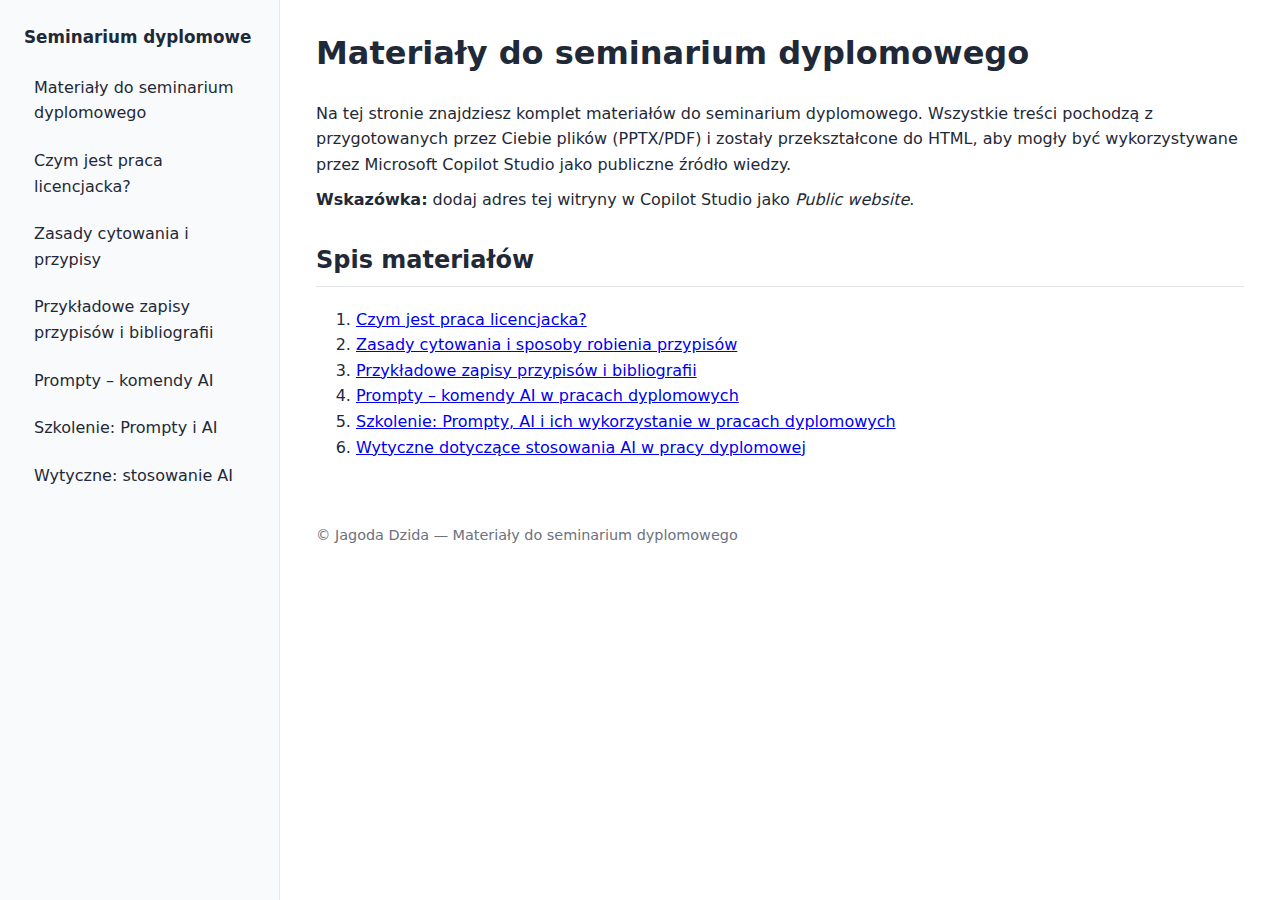
<file: index.html>
<!DOCTYPE html>
<html lang="pl">
<head>
  <meta charset="utf-8" />
  <meta name="viewport" content="width=device-width, initial-scale=1" />
  <title>Materiały do seminarium dyplomowego</title>
  <link rel="stylesheet" href="style.css" />
</head>
<body>
<div class="layout">
  <aside class="sidebar">
    <div class="brand">Seminarium dyplomowe</div>
    <nav>
      <ul>
        <li><a href="index.html">Materiały do seminarium dyplomowego</a></li><li><a href="praca_licencjacka.html">Czym jest praca licencjacka?</a></li><li><a href="zasady_cytowania.html">Zasady cytowania i przypisy</a></li><li><a href="przykladowe_przypisow.html">Przykładowe zapisy przypisów i bibliografii</a></li><li><a href="prompty_ai.html">Prompty – komendy AI</a></li><li><a href="szkolenie_ai.html">Szkolenie: Prompty i AI</a></li><li><a href="stosowanie_ai.html">Wytyczne: stosowanie AI</a></li>
      </ul>
    </nav>
  </aside>
  <main class="content">
    <article>
      <h1>Materiały do seminarium dyplomowego</h1>
      
<section>
  <p>Na tej stronie znajdziesz komplet materiałów do seminarium dyplomowego. Wszystkie treści pochodzą z przygotowanych przez Ciebie plików (PPTX/PDF) i zostały przekształcone do HTML, aby mogły być wykorzystywane przez Microsoft Copilot Studio jako publiczne źródło wiedzy.</p>
  <p><strong>Wskazówka:</strong> dodaj adres tej witryny w Copilot Studio jako <em>Public website</em>.</p>
  <h2>Spis materiałów</h2>
  <ol>
    <li><a href="praca_licencjacka.html">Czym jest praca licencjacka?</a></li>
    <li><a href="zasady_cytowania.html">Zasady cytowania i sposoby robienia przypisów</a></li>
    <li><a href="przykladowe_przypisow.html">Przykładowe zapisy przypisów i bibliografii</a></li>
    <li><a href="prompty_ai.html">Prompty – komendy AI w pracach dyplomowych</a></li>
    <li><a href="szkolenie_ai.html">Szkolenie: Prompty, AI i ich wykorzystanie w pracach dyplomowych</a></li>
    <li><a href="stosowanie_ai.html">Wytyczne dotyczące stosowania AI w pracy dyplomowej</a></li>
  </ol>
</section>

    </article>
    <footer>
      <p>© Jagoda Dzida — Materiały do seminarium dyplomowego</p>
    </footer>
  </main>
</div>
</body>
</html>
</file>
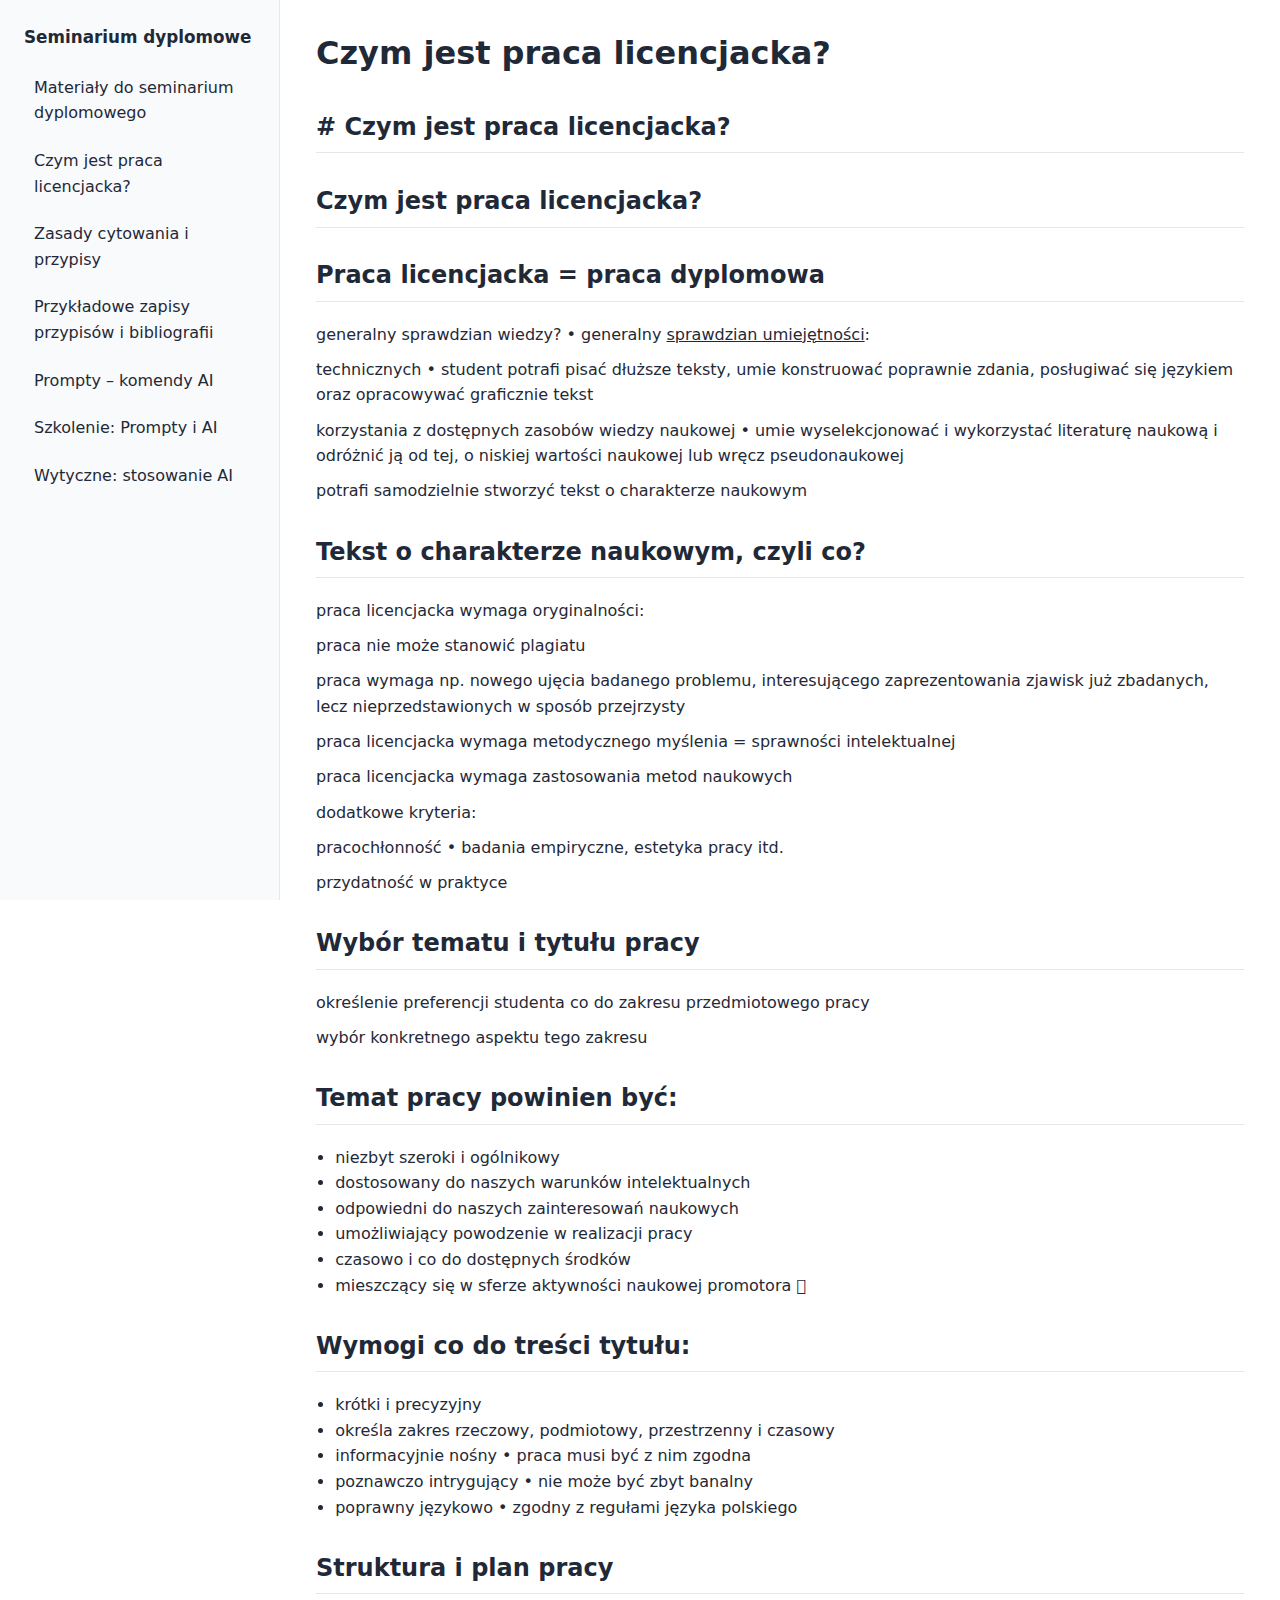
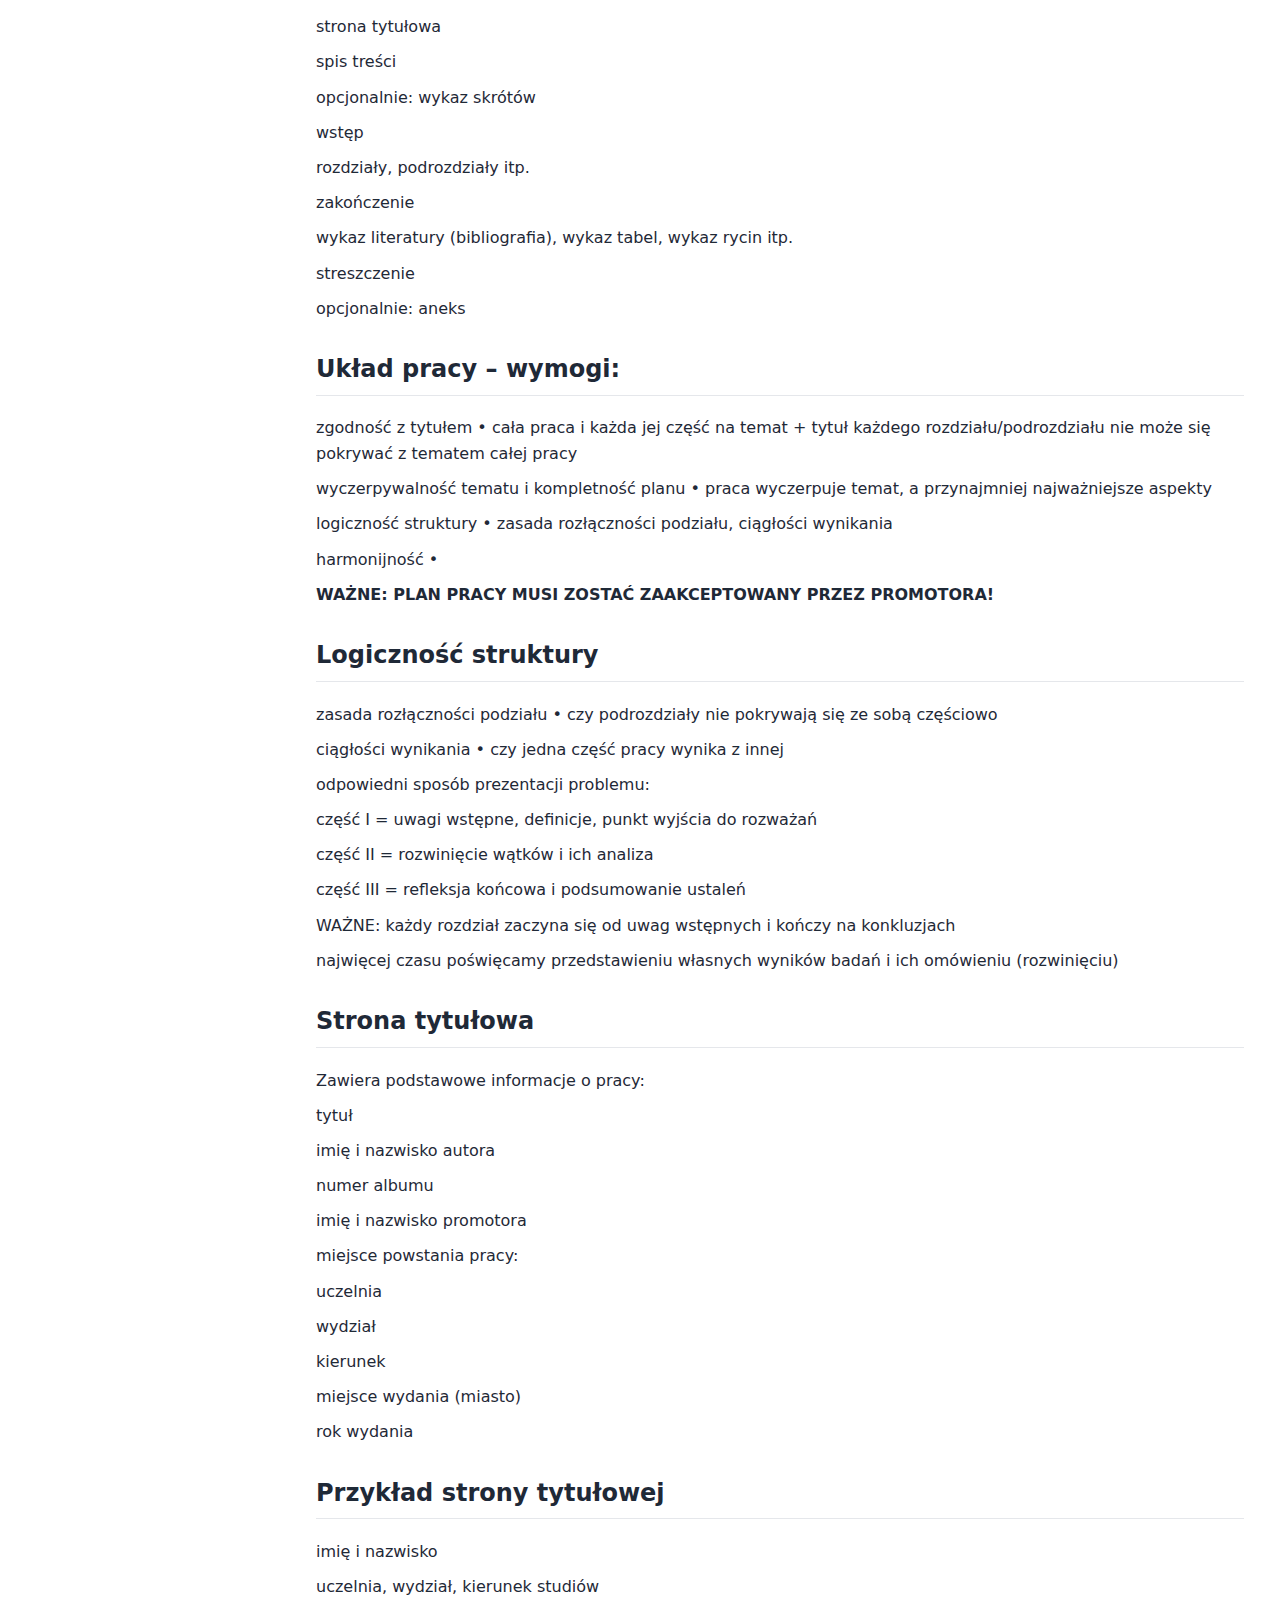
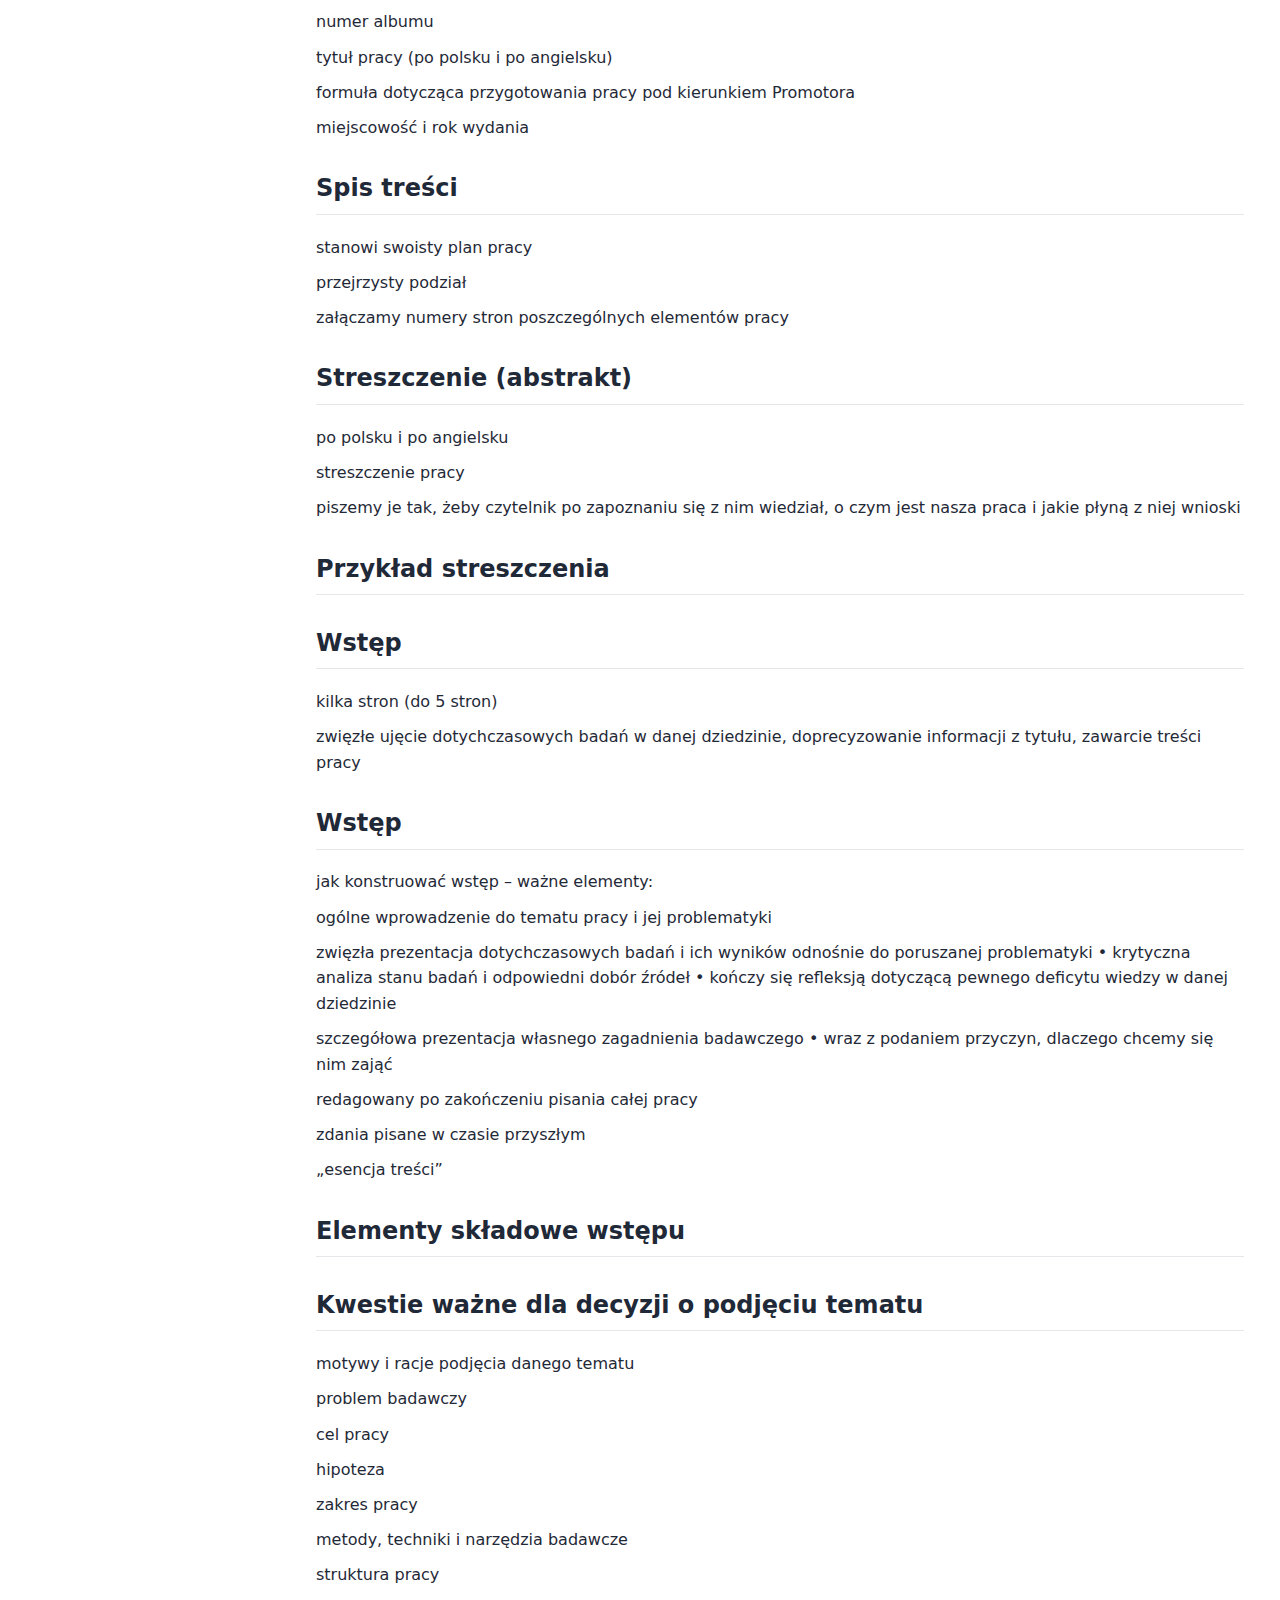
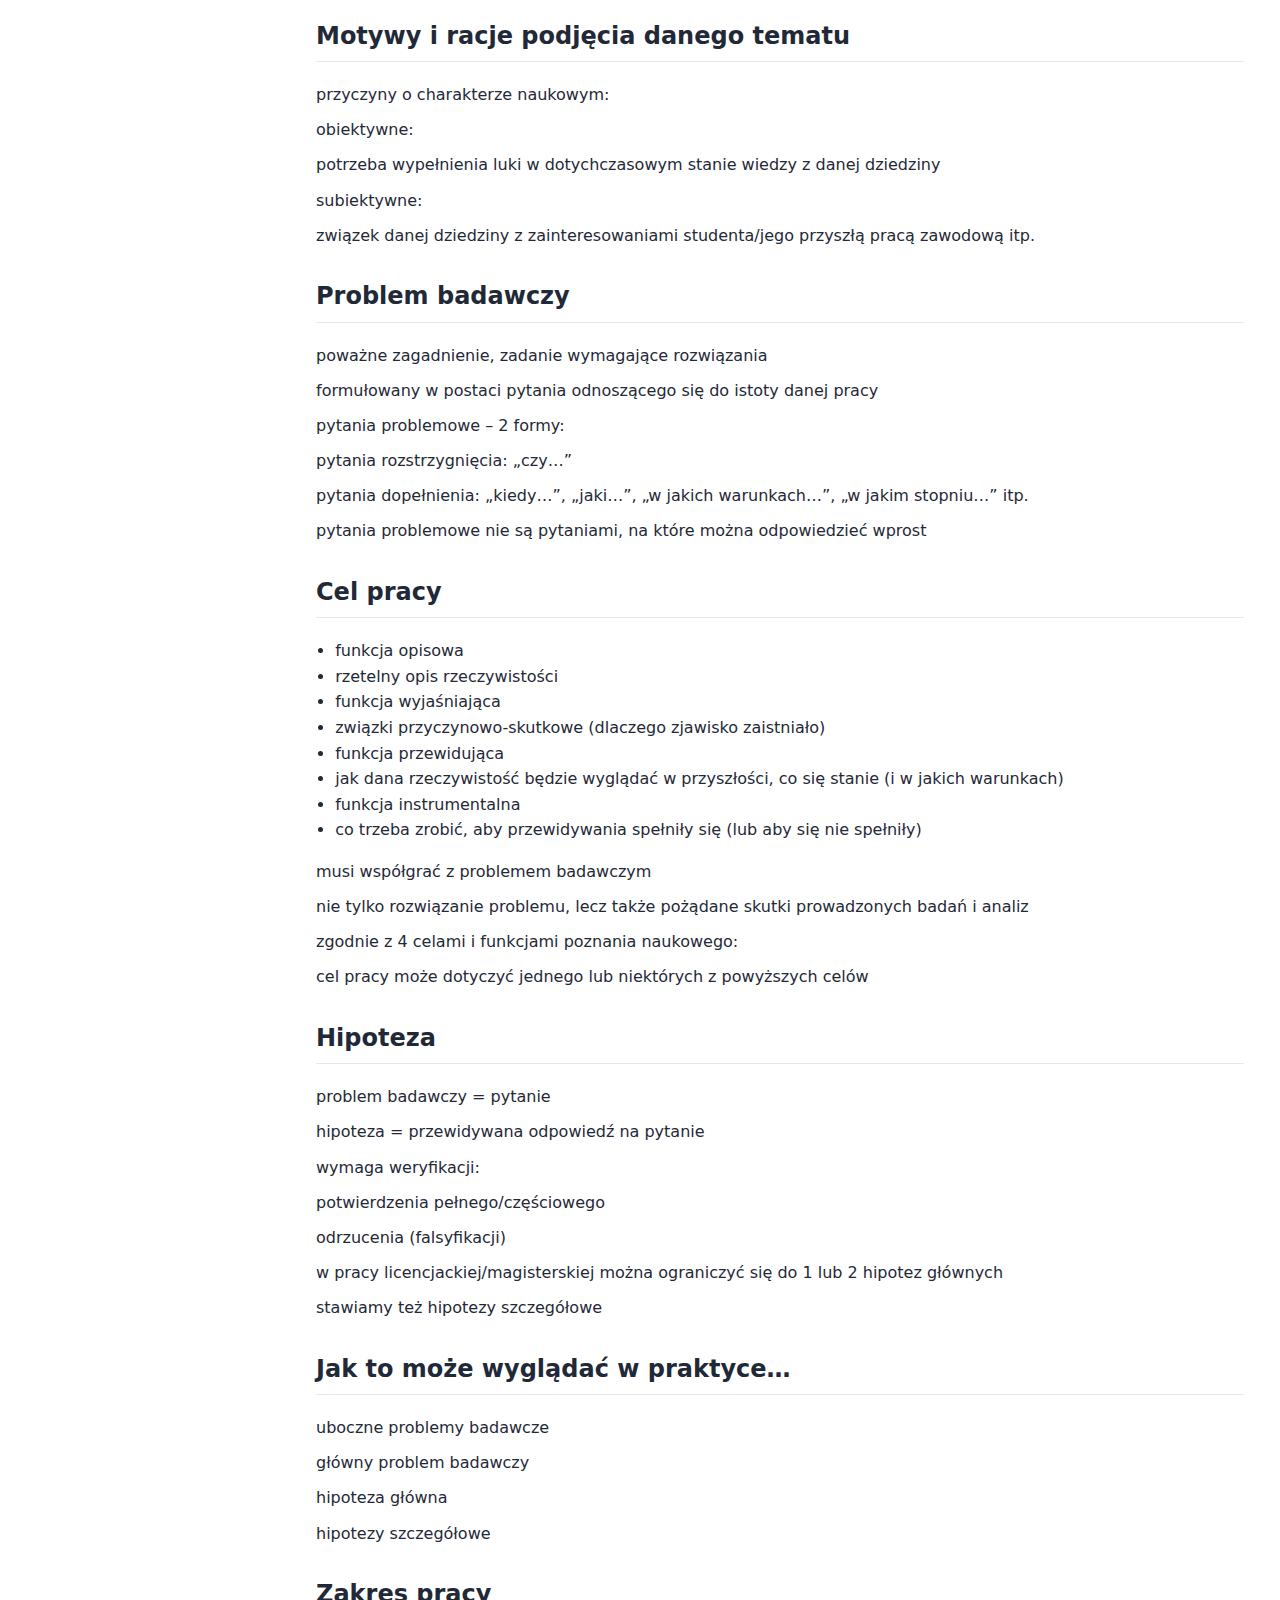
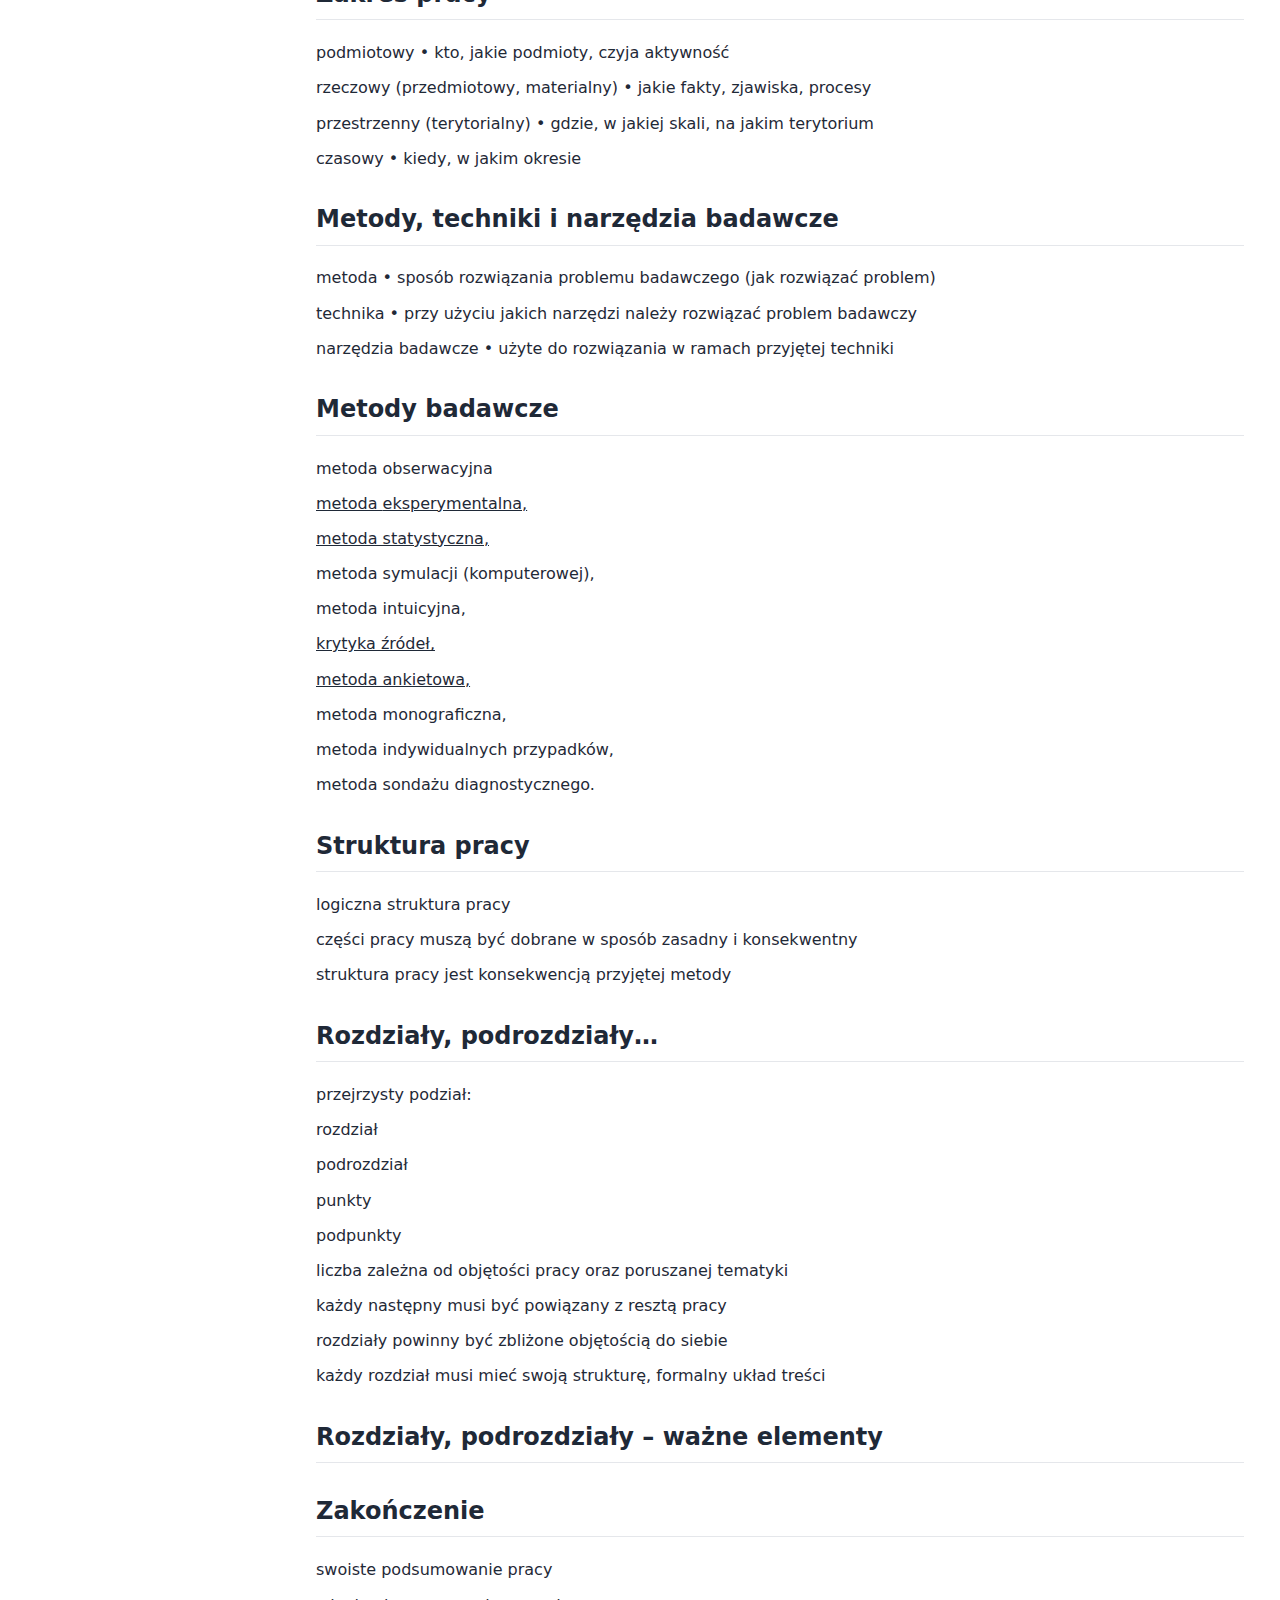
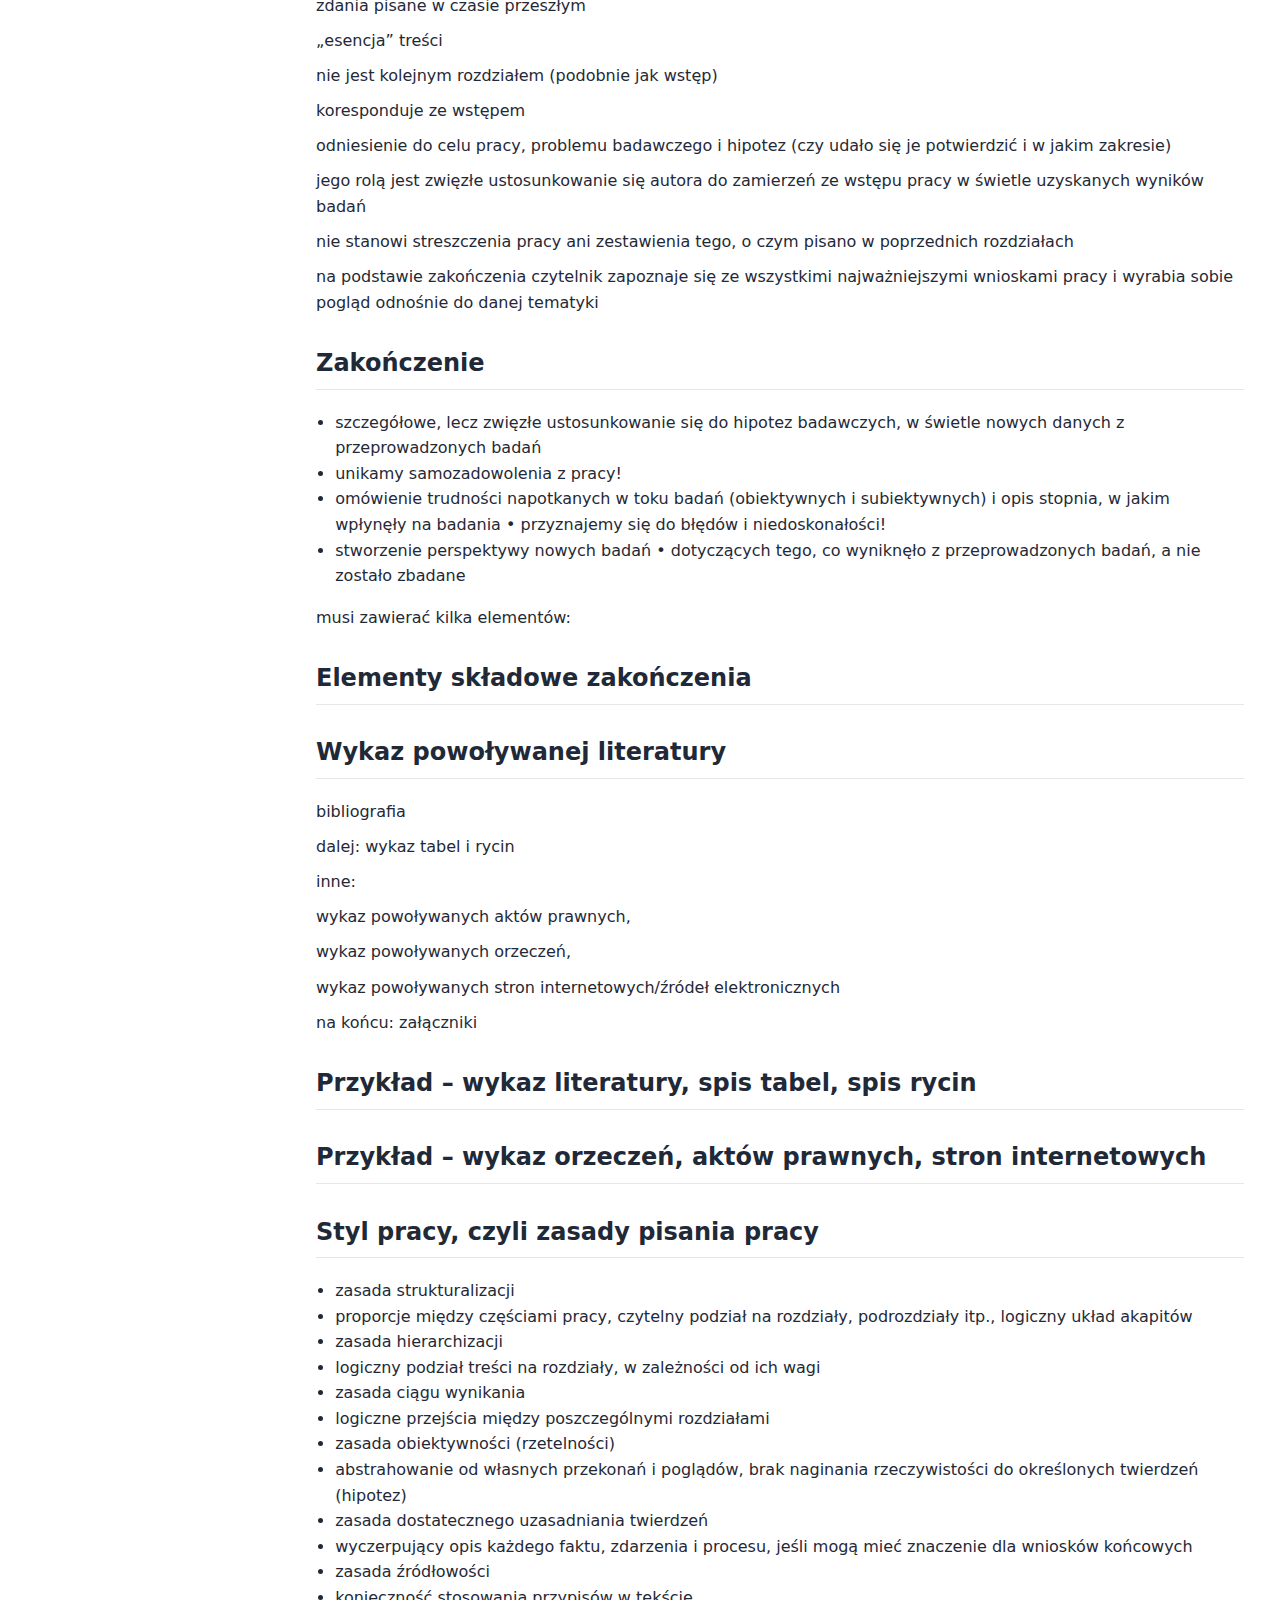
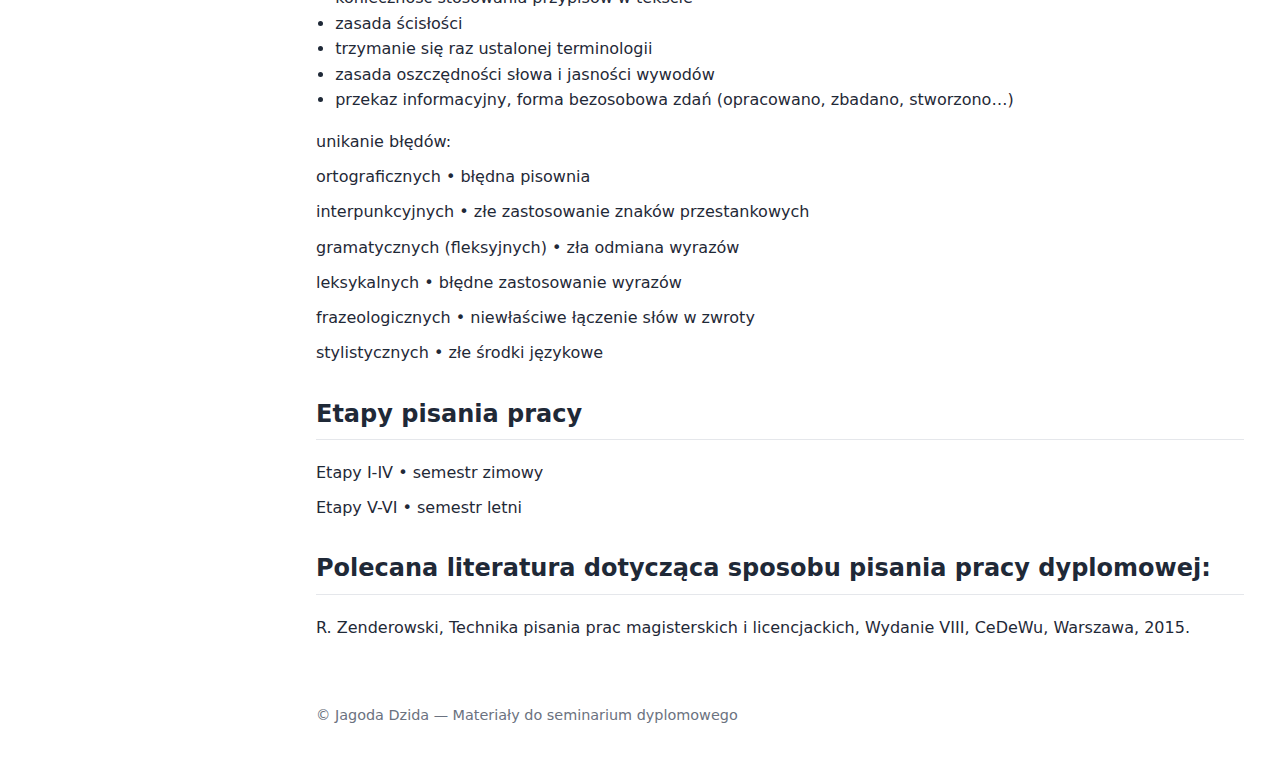
<file: praca_licencjacka.html>
<!DOCTYPE html>
<html lang="pl">
<head>
  <meta charset="utf-8" />
  <meta name="viewport" content="width=device-width, initial-scale=1" />
  <title>Czym jest praca licencjacka?</title>
  <link rel="stylesheet" href="style.css" />
</head>
<body>
<div class="layout">
  <aside class="sidebar">
    <div class="brand">Seminarium dyplomowe</div>
    <nav>
      <ul>
        <li><a href="index.html">Materiały do seminarium dyplomowego</a></li><li><a href="praca_licencjacka.html">Czym jest praca licencjacka?</a></li><li><a href="zasady_cytowania.html">Zasady cytowania i przypisy</a></li><li><a href="przykladowe_przypisow.html">Przykładowe zapisy przypisów i bibliografii</a></li><li><a href="prompty_ai.html">Prompty – komendy AI</a></li><li><a href="szkolenie_ai.html">Szkolenie: Prompty i AI</a></li><li><a href="stosowanie_ai.html">Wytyczne: stosowanie AI</a></li>
      </ul>
    </nav>
  </aside>
  <main class="content">
    <article>
      <h1>Czym jest praca licencjacka?</h1>
      <section>
  <h2># Czym jest praca licencjacka?</h2>
</section>

<section>
  <h2>Czym jest praca licencjacka?</h2>
</section>

<section>
  <h2>Praca licencjacka = praca dyplomowa</h2>
  <p>generalny sprawdzian wiedzy? • generalny <u>sprawdzian umiejętności</u>:</p>
  <p>technicznych • student potrafi pisać dłuższe teksty, umie konstruować poprawnie zdania, posługiwać się językiem oraz opracowywać graficznie tekst</p>
  <p>korzystania z dostępnych zasobów wiedzy naukowej • umie wyselekcjonować i wykorzystać literaturę naukową i odróżnić ją od tej, o niskiej wartości naukowej lub wręcz pseudonaukowej</p>
  <p>potrafi samodzielnie stworzyć tekst o charakterze naukowym</p>
</section>

<section>
  <h2>Tekst o charakterze naukowym, czyli co?</h2>
  <p>praca licencjacka wymaga oryginalności:</p>
  <p>praca nie może stanowić plagiatu</p>
  <p>praca wymaga np. nowego ujęcia badanego problemu, interesującego zaprezentowania zjawisk już zbadanych, lecz nieprzedstawionych w sposób przejrzysty</p>
  <p>praca licencjacka wymaga metodycznego myślenia = sprawności intelektualnej</p>
  <p>praca licencjacka wymaga zastosowania metod naukowych</p>
  <p>dodatkowe kryteria:</p>
  <p>pracochłonność • badania empiryczne, estetyka pracy itd.</p>
  <p>przydatność w praktyce</p>
</section>

<section>
  <h2>Wybór tematu i tytułu pracy</h2>
  <p>określenie preferencji studenta co do zakresu przedmiotowego pracy</p>
  <p>wybór konkretnego aspektu tego zakresu</p>
</section>

<section>
  <h2>Temat pracy powinien być:</h2>
  <ul>
    <li>niezbyt szeroki i ogólnikowy</li>
    <li>dostosowany do naszych warunków intelektualnych</li>
    <li>odpowiedni do naszych zainteresowań naukowych</li>
    <li>umożliwiający powodzenie w realizacji pracy</li>
    <li>czasowo i co do dostępnych środków</li>
    <li>mieszczący się w sferze aktywności naukowej promotora </li>
  </ul>
</section>

<section>
  <h2>Wymogi co do treści tytułu:</h2>
  <ul>
    <li>krótki i precyzyjny</li>
    <li>określa zakres rzeczowy, podmiotowy, przestrzenny i czasowy</li>
    <li>informacyjnie nośny • praca musi być z nim zgodna</li>
    <li>poznawczo intrygujący • nie może być zbyt banalny</li>
    <li>poprawny językowo • zgodny z regułami języka polskiego</li>
  </ul>
</section>

<section>
  <h2>Struktura i plan pracy</h2>
  <p>strona tytułowa</p>
  <p>spis treści</p>
  <p>opcjonalnie: wykaz skrótów</p>
  <p>wstęp</p>
  <p>rozdziały, podrozdziały itp.</p>
  <p>zakończenie</p>
  <p>wykaz literatury (bibliografia), wykaz tabel, wykaz rycin itp.</p>
  <p>streszczenie</p>
  <p>opcjonalnie: aneks</p>
</section>

<section>
  <h2>Układ pracy – wymogi:</h2>
  <p>zgodność z tytułem • cała praca i każda jej część na temat + tytuł każdego rozdziału/podrozdziału nie może się pokrywać z tematem całej pracy</p>
  <p>wyczerpywalność tematu i kompletność planu • praca wyczerpuje temat, a przynajmniej najważniejsze aspekty</p>
  <p>logiczność struktury • zasada rozłączności podziału, ciągłości wynikania</p>
  <p>harmonijność •</p>
  <p><strong>WAŻNE: PLAN PRACY MUSI ZOSTAĆ ZAAKCEPTOWANY PRZEZ PROMOTORA!</strong></p>
</section>

<section>
  <h2>Logiczność struktury</h2>
  <p>zasada rozłączności podziału • czy podrozdziały nie pokrywają się ze sobą częściowo</p>
  <p>ciągłości wynikania • czy jedna część pracy wynika z innej</p>
  <p>odpowiedni sposób prezentacji problemu:</p>
  <p>część I = uwagi wstępne, definicje, punkt wyjścia do rozważań</p>
  <p>część II = rozwinięcie wątków i ich analiza</p>
  <p>część III = refleksja końcowa i podsumowanie ustaleń</p>
  <p>WAŻNE: każdy rozdział zaczyna się od uwag wstępnych i kończy na konkluzjach</p>
  <p>najwięcej czasu poświęcamy przedstawieniu własnych wyników badań i ich omówieniu (rozwinięciu)</p>
</section>

<section>
  <h2>Strona tytułowa</h2>
  <p>Zawiera podstawowe informacje o pracy:</p>
  <p>tytuł</p>
  <p>imię i nazwisko autora</p>
  <p>numer albumu</p>
  <p>imię i nazwisko promotora</p>
  <p>miejsce powstania pracy:</p>
  <p>uczelnia</p>
  <p>wydział</p>
  <p>kierunek</p>
  <p>miejsce wydania (miasto)</p>
  <p>rok wydania</p>
</section>

<section>
  <h2>Przykład strony tytułowej</h2>
  <p>imię i nazwisko</p>
  <p>uczelnia, wydział, kierunek studiów</p>
  <p>numer albumu</p>
  <p>tytuł pracy (po polsku i po angielsku)</p>
  <p>formuła dotycząca przygotowania pracy pod kierunkiem Promotora</p>
  <p>miejscowość i rok wydania</p>
</section>

<section>
  <h2>Spis treści</h2>
  <p>stanowi swoisty plan pracy</p>
  <p>przejrzysty podział</p>
  <p>załączamy numery stron poszczególnych elementów pracy</p>
</section>

<section>
  <h2>Streszczenie (abstrakt)</h2>
  <p>po polsku i po angielsku</p>
  <p>streszczenie pracy</p>
  <p>piszemy je tak, żeby czytelnik po zapoznaniu się z nim wiedział, o czym jest nasza praca i jakie płyną z niej wnioski</p>
</section>

<section>
  <h2>Przykład streszczenia</h2>
</section>

<section>
  <h2>Wstęp</h2>
  <p>kilka stron (do 5 stron)</p>
  <p>zwięzłe ujęcie dotychczasowych badań w danej dziedzinie, doprecyzowanie informacji z tytułu, zawarcie treści pracy</p>
</section>

<section>
  <h2>Wstęp</h2>
  <p>jak konstruować wstęp – ważne elementy:</p>
  <p>ogólne wprowadzenie do tematu pracy i jej problematyki</p>
  <p>zwięzła prezentacja dotychczasowych badań i ich wyników odnośnie do poruszanej problematyki • krytyczna analiza stanu badań i odpowiedni dobór źródeł • kończy się refleksją dotyczącą pewnego deficytu wiedzy w danej dziedzinie</p>
  <p>szczegółowa prezentacja własnego zagadnienia badawczego • wraz z podaniem przyczyn, dlaczego chcemy się nim zająć</p>
  <p>redagowany po zakończeniu pisania całej pracy</p>
  <p>zdania pisane w czasie przyszłym</p>
  <p>„esencja treści”</p>
</section>

<section>
  <h2>Elementy składowe wstępu</h2>
</section>

<section>
  <h2>Kwestie ważne dla decyzji o podjęciu tematu</h2>
  <p>motywy i racje podjęcia danego tematu</p>
  <p>problem badawczy</p>
  <p>cel pracy</p>
  <p>hipoteza</p>
  <p>zakres pracy</p>
  <p>metody, techniki i narzędzia badawcze</p>
  <p>struktura pracy</p>
</section>

<section>
  <h2>Motywy i racje podjęcia danego tematu</h2>
  <p>przyczyny o charakterze naukowym:</p>
  <p>obiektywne:</p>
  <p>potrzeba wypełnienia luki w dotychczasowym stanie wiedzy z danej dziedziny</p>
  <p>subiektywne:</p>
  <p>związek danej dziedziny z zainteresowaniami studenta/jego przyszłą pracą zawodową itp.</p>
</section>

<section>
  <h2>Problem badawczy</h2>
  <p>poważne zagadnienie, zadanie wymagające rozwiązania</p>
  <p>formułowany w postaci pytania odnoszącego się do istoty danej pracy</p>
  <p>pytania problemowe – 2 formy:</p>
  <p>pytania rozstrzygnięcia: „czy…”</p>
  <p>pytania dopełnienia: „kiedy…”, „jaki…”, „w jakich warunkach…”, „w jakim stopniu…” itp.</p>
  <p>pytania problemowe nie są pytaniami, na które można odpowiedzieć wprost</p>
</section>

<section>
  <h2>Cel pracy</h2>
  <ul>
    <li>funkcja opisowa</li>
    <li>rzetelny opis rzeczywistości</li>
    <li>funkcja wyjaśniająca</li>
    <li>związki przyczynowo-skutkowe (dlaczego zjawisko zaistniało)</li>
    <li>funkcja przewidująca</li>
    <li>jak dana rzeczywistość będzie wyglądać w przyszłości, co się stanie (i w jakich warunkach)</li>
    <li>funkcja instrumentalna</li>
    <li>co trzeba zrobić, aby przewidywania spełniły się (lub aby się nie spełniły)</li>
  </ul>
  <p>musi współgrać z problemem badawczym</p>
  <p>nie tylko rozwiązanie problemu, lecz także pożądane skutki prowadzonych badań i analiz</p>
  <p>zgodnie z 4 celami i funkcjami poznania naukowego:</p>
  <p>cel pracy może dotyczyć jednego lub niektórych z powyższych celów</p>
</section>

<section>
  <h2>Hipoteza</h2>
  <p>problem badawczy = pytanie</p>
  <p>hipoteza = przewidywana odpowiedź na pytanie</p>
  <p>wymaga weryfikacji:</p>
  <p>potwierdzenia pełnego/częściowego</p>
  <p>odrzucenia (falsyfikacji)</p>
  <p>w pracy licencjackiej/magisterskiej można ograniczyć się do 1 lub 2 hipotez głównych</p>
  <p>stawiamy też hipotezy szczegółowe</p>
</section>

<section>
  <h2>Jak to może wyglądać w praktyce…</h2>
  <p>uboczne problemy badawcze</p>
  <p>główny problem badawczy</p>
  <p>hipoteza główna</p>
  <p>hipotezy szczegółowe</p>
</section>

<section>
  <h2>Zakres pracy</h2>
  <p>podmiotowy • kto, jakie podmioty, czyja aktywność</p>
  <p>rzeczowy (przedmiotowy, materialny) • jakie fakty, zjawiska, procesy</p>
  <p>przestrzenny (terytorialny) • gdzie, w jakiej skali, na jakim terytorium</p>
  <p>czasowy • kiedy, w jakim okresie</p>
</section>

<section>
  <h2>Metody, techniki i narzędzia badawcze</h2>
  <p>metoda • sposób rozwiązania problemu badawczego (jak rozwiązać problem)</p>
  <p>technika • przy użyciu jakich narzędzi należy rozwiązać problem badawczy</p>
  <p>narzędzia badawcze • użyte do rozwiązania w ramach przyjętej techniki</p>
</section>

<section>
  <h2>Metody badawcze</h2>
  <p>metoda obserwacyjna</p>
  <p><u>metoda </u><u>eksperymentalna,</u></p>
  <p><u>metoda statystyczna,</u></p>
  <p>metoda symulacji (komputerowej),</p>
  <p>metoda intuicyjna,</p>
  <p><u>krytyka źródeł,</u></p>
  <p><u>metoda ankietowa,</u></p>
  <p>metoda monograficzna,</p>
  <p>metoda indywidualnych przypadków,</p>
  <p>metoda sondażu diagnostycznego.</p>
</section>

<section>
  <h2>Struktura pracy</h2>
  <p>logiczna struktura pracy</p>
  <p>części pracy muszą być dobrane w sposób zasadny i konsekwentny</p>
  <p>struktura pracy jest konsekwencją przyjętej metody</p>
</section>

<section>
  <h2>Rozdziały, podrozdziały…</h2>
  <p>przejrzysty podział:</p>
  <p>rozdział</p>
  <p>podrozdział</p>
  <p>punkty</p>
  <p>podpunkty</p>
  <p>liczba zależna od objętości pracy oraz poruszanej tematyki</p>
  <p>każdy następny musi być powiązany z resztą pracy</p>
  <p>rozdziały powinny być zbliżone objętością do siebie</p>
  <p>każdy rozdział musi mieć swoją strukturę, formalny układ treści</p>
</section>

<section>
  <h2>Rozdziały, podrozdziały – ważne elementy</h2>
</section>

<section>
  <h2>Zakończenie</h2>
  <p>swoiste podsumowanie pracy</p>
  <p>zdania pisane w czasie przeszłym</p>
  <p>„esencja” treści</p>
  <p>nie jest kolejnym rozdziałem (podobnie jak wstęp)</p>
  <p>koresponduje ze wstępem</p>
  <p>odniesienie do celu pracy, problemu badawczego i hipotez (czy udało się je potwierdzić i w jakim zakresie)</p>
  <p>jego rolą jest zwięzłe ustosunkowanie się autora do zamierzeń ze wstępu pracy w świetle uzyskanych wyników badań</p>
  <p>nie stanowi streszczenia pracy ani zestawienia tego, o czym pisano w poprzednich rozdziałach</p>
  <p>na podstawie zakończenia czytelnik zapoznaje się ze wszystkimi najważniejszymi wnioskami pracy i wyrabia sobie pogląd odnośnie do danej tematyki</p>
</section>

<section>
  <h2>Zakończenie</h2>
  <ul>
    <li>szczegółowe, lecz zwięzłe ustosunkowanie się do hipotez badawczych, w świetle nowych danych z przeprowadzonych badań</li>
    <li>unikamy samozadowolenia z pracy!</li>
    <li>omówienie trudności napotkanych w toku badań (obiektywnych i subiektywnych) i opis stopnia, w jakim wpłynęły na badania • przyznajemy się do błędów i niedoskonałości!</li>
    <li>stworzenie perspektywy nowych badań • dotyczących tego, co wyniknęło z przeprowadzonych badań, a nie zostało zbadane</li>
  </ul>
  <p>musi zawierać kilka elementów:</p>
</section>

<section>
  <h2>Elementy składowe zakończenia</h2>
</section>

<section>
  <h2>Wykaz powoływanej literatury</h2>
  <p>bibliografia</p>
  <p>dalej: wykaz tabel i rycin</p>
  <p>inne:</p>
  <p>wykaz powoływanych aktów prawnych,</p>
  <p>wykaz powoływanych orzeczeń,</p>
  <p>wykaz powoływanych stron internetowych/źródeł elektronicznych</p>
  <p>na końcu: załączniki</p>
</section>

<section>
  <h2>Przykład – wykaz literatury, spis tabel, spis rycin</h2>
</section>

<section>
  <h2>Przykład – wykaz orzeczeń, aktów prawnych, stron internetowych</h2>
</section>

<section>
  <h2>Styl pracy, czyli zasady pisania pracy</h2>
  <ul>
    <li>zasada strukturalizacji</li>
    <li>proporcje między częściami pracy, czytelny podział na rozdziały, podrozdziały itp., logiczny układ akapitów</li>
    <li>zasada hierarchizacji</li>
    <li>logiczny podział treści na rozdziały, w zależności od ich wagi</li>
    <li>zasada ciągu wynikania</li>
    <li>logiczne przejścia między poszczególnymi rozdziałami</li>
    <li>zasada obiektywności (rzetelności)</li>
    <li>abstrahowanie od własnych przekonań i poglądów, brak naginania rzeczywistości do określonych twierdzeń (hipotez)</li>
    <li>zasada dostatecznego uzasadniania twierdzeń</li>
    <li>wyczerpujący opis każdego faktu, zdarzenia i procesu, jeśli mogą mieć znaczenie dla wniosków końcowych</li>
    <li>zasada źródłowości</li>
    <li>konieczność stosowania przypisów w tekście</li>
    <li>zasada ścisłości</li>
    <li>trzymanie się raz ustalonej terminologii</li>
    <li>zasada oszczędności słowa i jasności wywodów</li>
    <li>przekaz informacyjny, forma bezosobowa zdań (opracowano, zbadano, stworzono…)</li>
  </ul>
  <p>unikanie błędów:</p>
  <p>ortograficznych • błędna pisownia</p>
  <p>interpunkcyjnych • złe zastosowanie znaków przestankowych</p>
  <p>gramatycznych (fleksyjnych) • zła odmiana wyrazów</p>
  <p>leksykalnych • błędne zastosowanie wyrazów</p>
  <p>frazeologicznych • niewłaściwe łączenie słów w zwroty</p>
  <p>stylistycznych • złe środki językowe</p>
</section>

<section>
  <h2>Etapy pisania pracy</h2>
  <p>Etapy I-IV • semestr zimowy</p>
  <p>Etapy V-VI • semestr letni</p>
</section>

<section>
  <h2>Polecana literatura dotycząca sposobu pisania pracy dyplomowej:</h2>
  <p>R. Zenderowski, Technika pisania prac magisterskich i licencjackich, Wydanie VIII, CeDeWu, Warszawa, 2015.</p>
</section>

    </article>
    <footer>
      <p>© Jagoda Dzida — Materiały do seminarium dyplomowego</p>
    </footer>
  </main>
</div>
</body>
</html>
</file>
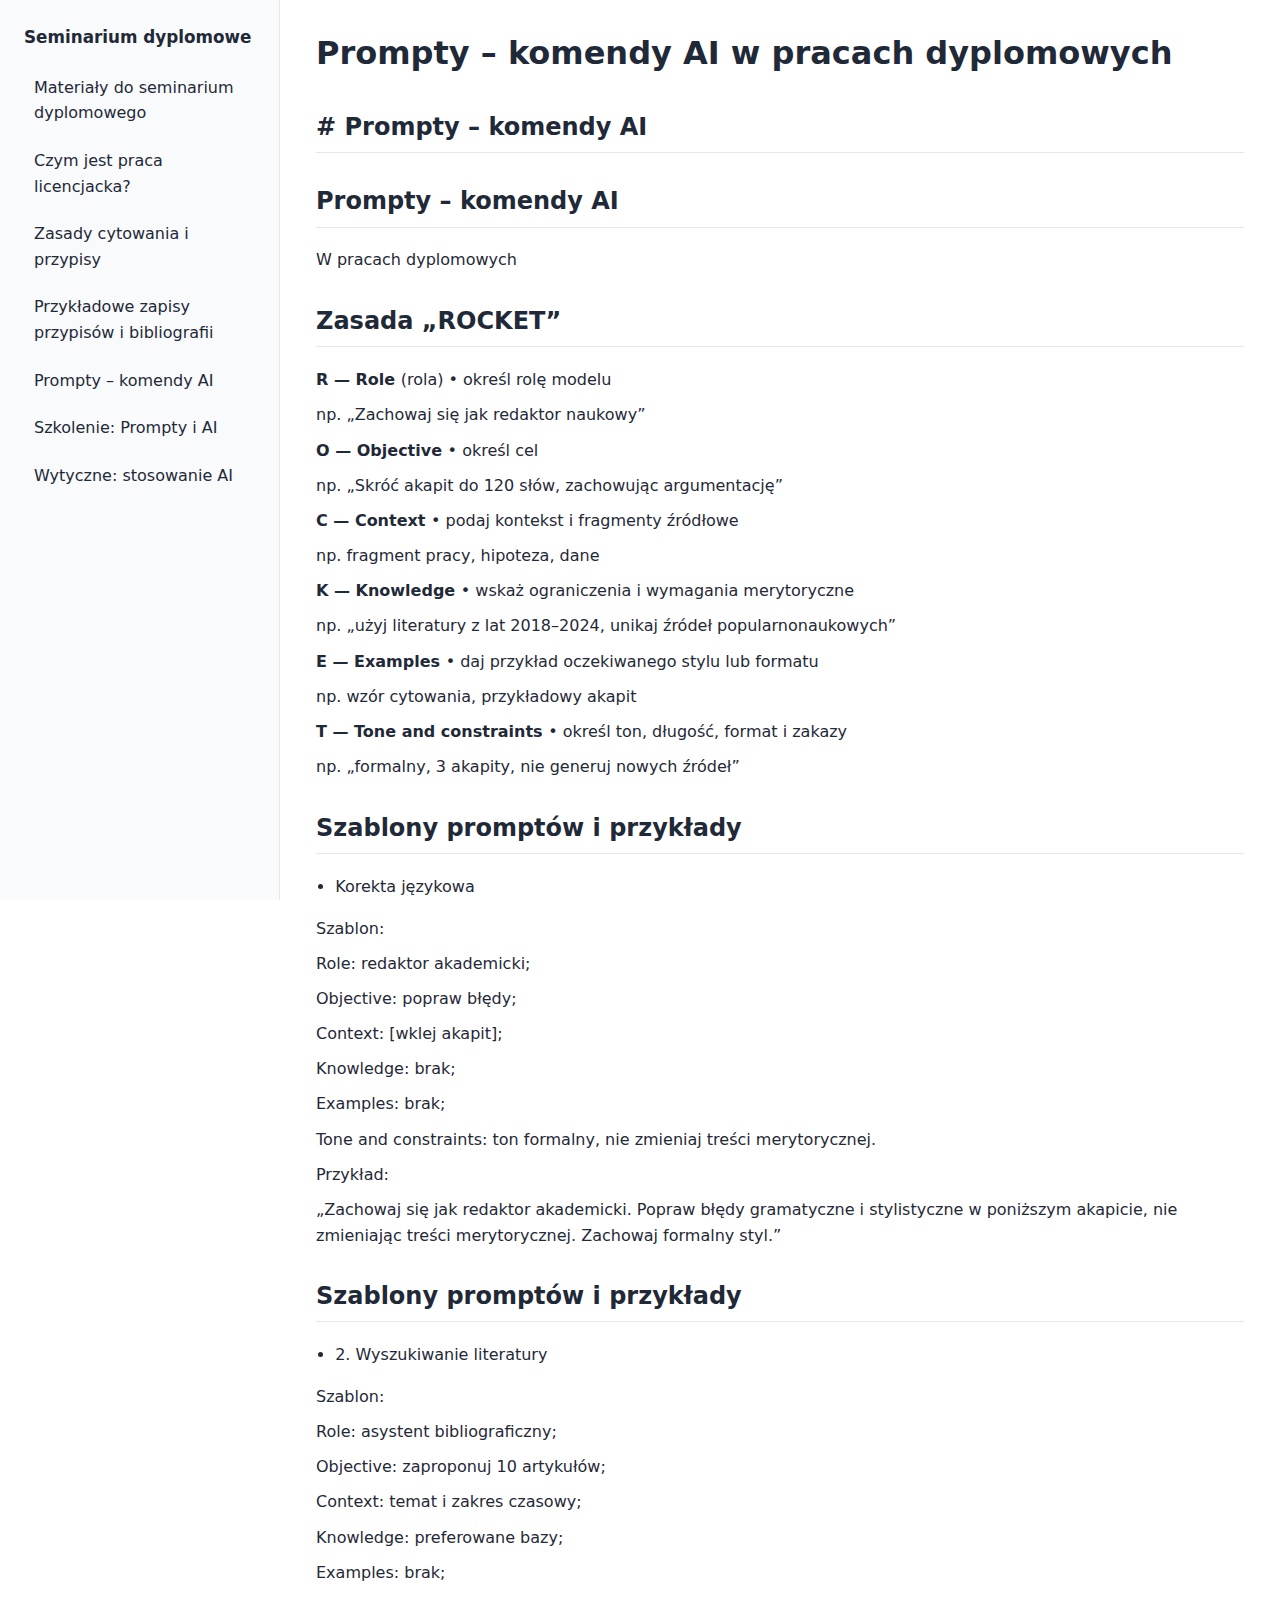
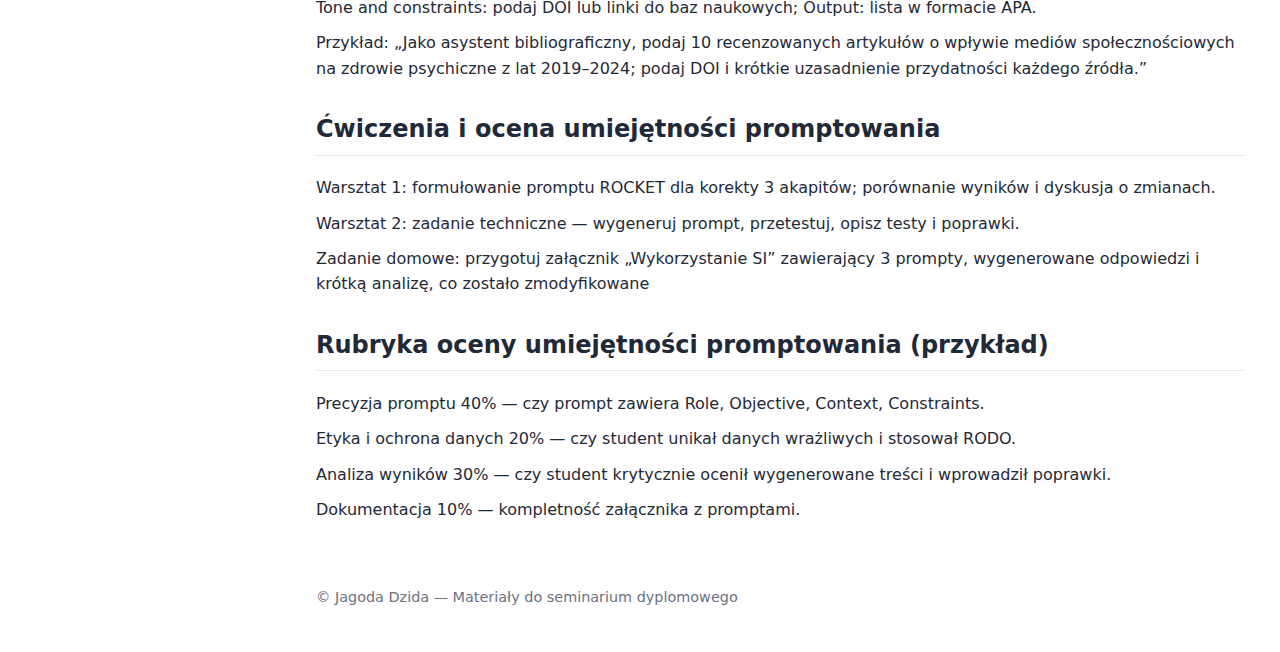
<file: prompty_ai.html>
<!DOCTYPE html>
<html lang="pl">
<head>
  <meta charset="utf-8" />
  <meta name="viewport" content="width=device-width, initial-scale=1" />
  <title>Prompty – komendy AI w pracach dyplomowych</title>
  <link rel="stylesheet" href="style.css" />
</head>
<body>
<div class="layout">
  <aside class="sidebar">
    <div class="brand">Seminarium dyplomowe</div>
    <nav>
      <ul>
        <li><a href="index.html">Materiały do seminarium dyplomowego</a></li><li><a href="praca_licencjacka.html">Czym jest praca licencjacka?</a></li><li><a href="zasady_cytowania.html">Zasady cytowania i przypisy</a></li><li><a href="przykladowe_przypisow.html">Przykładowe zapisy przypisów i bibliografii</a></li><li><a href="prompty_ai.html">Prompty – komendy AI</a></li><li><a href="szkolenie_ai.html">Szkolenie: Prompty i AI</a></li><li><a href="stosowanie_ai.html">Wytyczne: stosowanie AI</a></li>
      </ul>
    </nav>
  </aside>
  <main class="content">
    <article>
      <h1>Prompty – komendy AI w pracach dyplomowych</h1>
      <section>
  <h2># Prompty – komendy AI</h2>
</section>

<section>
  <h2>Prompty – komendy AI</h2>
  <p>W pracach dyplomowych</p>
</section>

<section>
  <h2>Zasada „ROCKET”</h2>
  <p><strong>R — Role </strong>(rola) • określ rolę modelu</p>
  <p>np. „Zachowaj się jak redaktor naukowy”</p>
  <p><strong>O — Objective </strong>• określ cel</p>
  <p>np. „Skróć akapit do 120 słów, zachowując argumentację”</p>
  <p><strong>C — Context </strong>• podaj kontekst i fragmenty źródłowe</p>
  <p>np. fragment pracy, hipoteza, dane</p>
  <p><strong>K — Knowledge </strong>• wskaż ograniczenia i wymagania merytoryczne</p>
  <p>np. „użyj literatury z lat 2018–2024, unikaj źródeł popularnonaukowych”</p>
  <p><strong>E — Examples </strong>• daj przykład oczekiwanego stylu lub formatu</p>
  <p>np. wzór cytowania, przykładowy akapit</p>
  <p><strong>T — Tone and constraints </strong>• określ ton, długość, format i zakazy</p>
  <p>np. „formalny, 3 akapity, nie generuj nowych źródeł”</p>
</section>

<section>
  <h2>Szablony promptów i przykłady</h2>
  <ul>
    <li>Korekta językowa</li>
  </ul>
  <p>Szablon:</p>
  <p>Role: redaktor akademicki;</p>
  <p>Objective: popraw błędy;</p>
  <p>Context: [wklej akapit];</p>
  <p>Knowledge: brak;</p>
  <p>Examples: brak;</p>
  <p>Tone and constraints: ton formalny, nie zmieniaj treści merytorycznej.</p>
  <p>Przykład:</p>
  <p>„Zachowaj się jak redaktor akademicki. Popraw błędy gramatyczne i stylistyczne w poniższym akapicie, nie zmieniając treści merytorycznej. Zachowaj formalny styl.”</p>
</section>

<section>
  <h2>Szablony promptów i przykłady</h2>
  <ul>
    <li>2. Wyszukiwanie literatury</li>
  </ul>
  <p>Szablon:</p>
  <p>Role: asystent bibliograficzny;</p>
  <p>Objective: zaproponuj 10 artykułów;</p>
  <p>Context: temat i zakres czasowy;</p>
  <p>Knowledge: preferowane bazy;</p>
  <p>Examples: brak;</p>
  <p>Tone and constraints: podaj DOI lub linki do baz naukowych; Output: lista w formacie APA.</p>
  <p>Przykład: „Jako asystent bibliograficzny, podaj 10 recenzowanych artykułów o wpływie mediów społecznościowych na zdrowie psychiczne z lat 2019–2024; podaj DOI i krótkie uzasadnienie przydatności każdego źródła.”</p>
</section>

<section>
  <h2>Ćwiczenia i ocena umiejętności promptowania</h2>
  <p>Warsztat 1: formułowanie promptu ROCKET dla korekty 3 akapitów; porównanie wyników i dyskusja o zmianach.</p>
  <p>Warsztat 2: zadanie techniczne — wygeneruj prompt, przetestuj, opisz testy i poprawki.</p>
  <p>Zadanie domowe: przygotuj załącznik „Wykorzystanie SI” zawierający 3 prompty, wygenerowane odpowiedzi i krótką analizę, co zostało zmodyfikowane</p>
</section>

<section>
  <h2>Rubryka oceny umiejętności promptowania (przykład)</h2>
  <p>Precyzja promptu 40% — czy prompt zawiera Role, Objective, Context, Constraints.</p>
  <p>Etyka i ochrona danych 20% — czy student unikał danych wrażliwych i stosował RODO.</p>
  <p>Analiza wyników 30% — czy student krytycznie ocenił wygenerowane treści i wprowadził poprawki.</p>
  <p>Dokumentacja 10% — kompletność załącznika z promptami.</p>
</section>

    </article>
    <footer>
      <p>© Jagoda Dzida — Materiały do seminarium dyplomowego</p>
    </footer>
  </main>
</div>
</body>
</html>
</file>
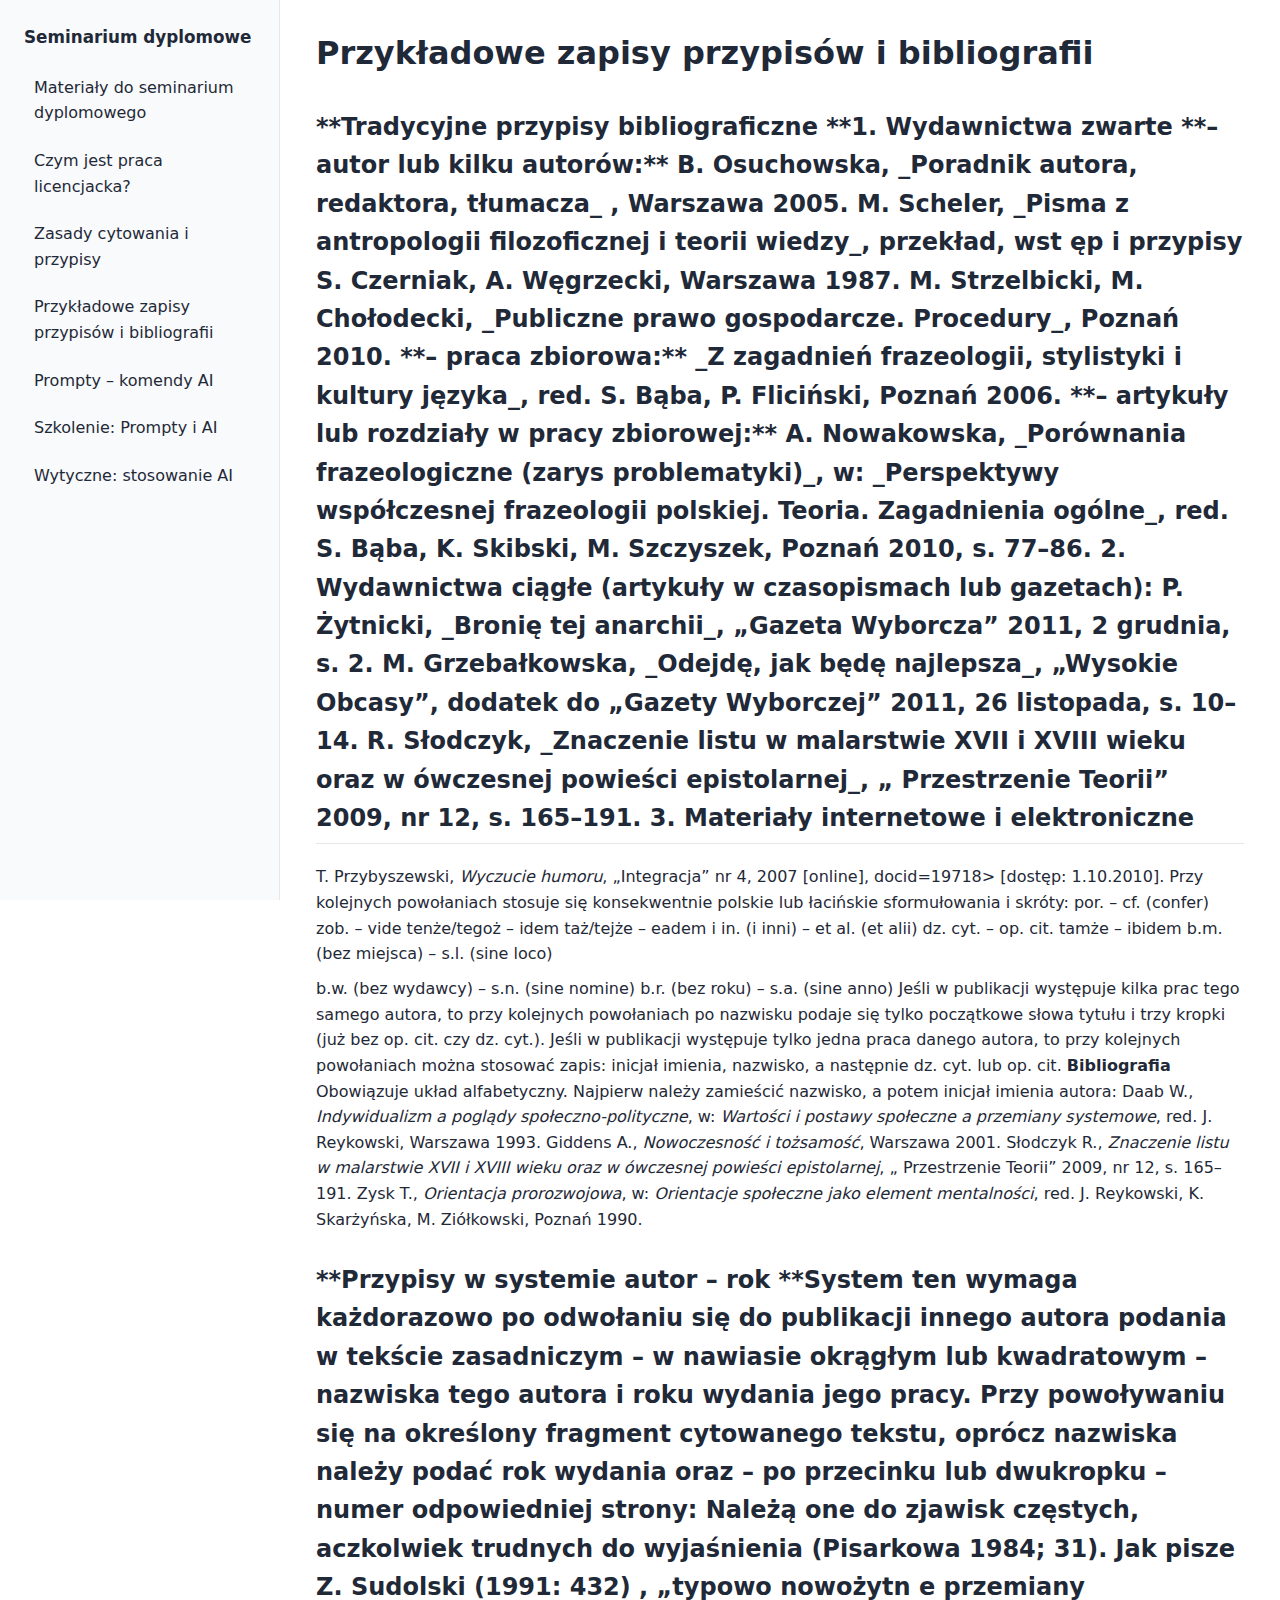
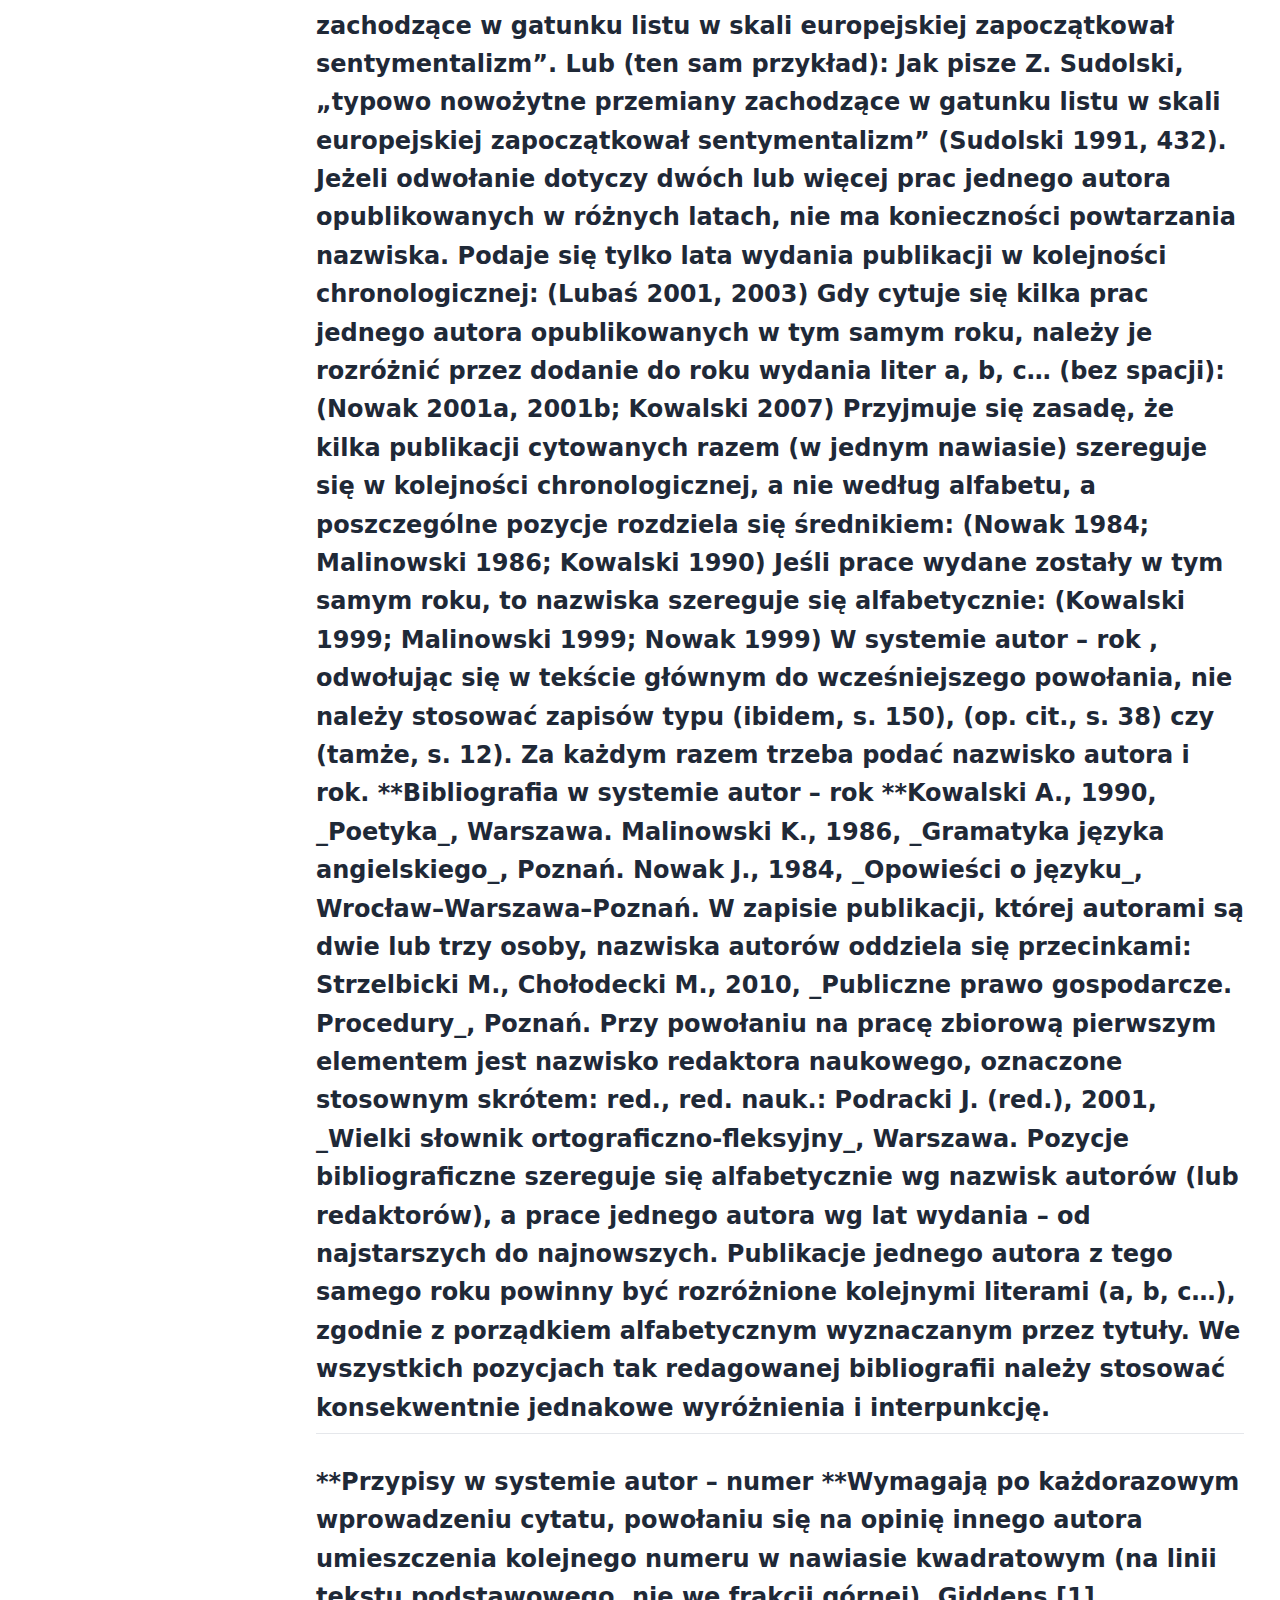
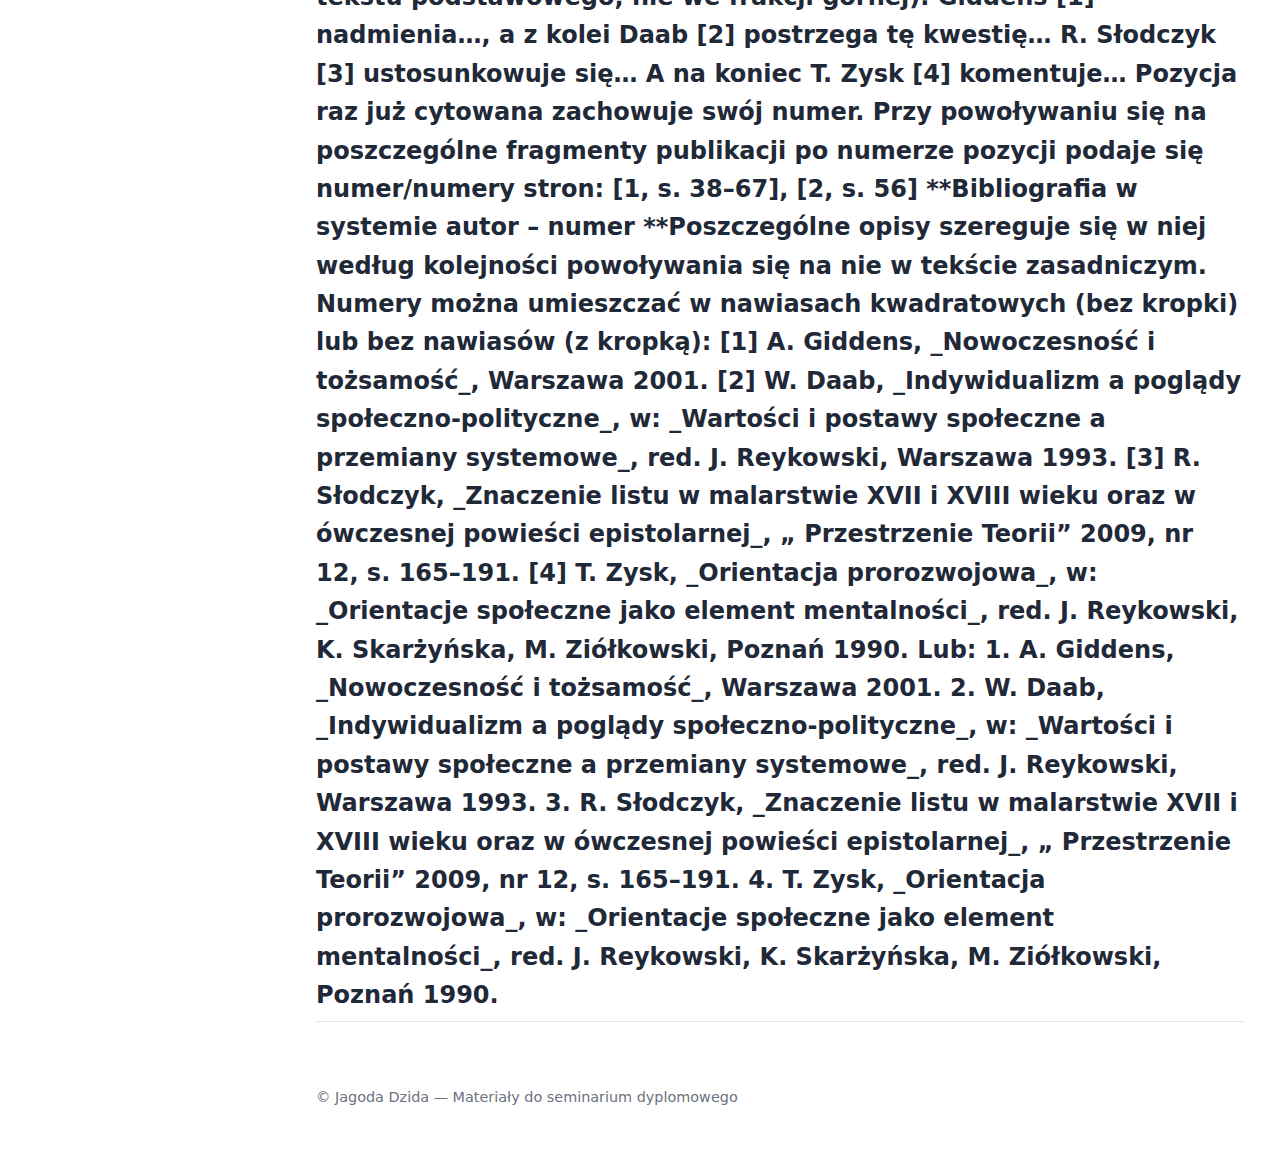
<file: przykladowe_przypisow.html>
<!DOCTYPE html>
<html lang="pl">
<head>
  <meta charset="utf-8" />
  <meta name="viewport" content="width=device-width, initial-scale=1" />
  <title>Przykładowe zapisy przypisów i bibliografii</title>
  <link rel="stylesheet" href="style.css" />
</head>
<body>
<div class="layout">
  <aside class="sidebar">
    <div class="brand">Seminarium dyplomowe</div>
    <nav>
      <ul>
        <li><a href="index.html">Materiały do seminarium dyplomowego</a></li><li><a href="praca_licencjacka.html">Czym jest praca licencjacka?</a></li><li><a href="zasady_cytowania.html">Zasady cytowania i przypisy</a></li><li><a href="przykladowe_przypisow.html">Przykładowe zapisy przypisów i bibliografii</a></li><li><a href="prompty_ai.html">Prompty – komendy AI</a></li><li><a href="szkolenie_ai.html">Szkolenie: Prompty i AI</a></li><li><a href="stosowanie_ai.html">Wytyczne: stosowanie AI</a></li>
      </ul>
    </nav>
  </aside>
  <main class="content">
    <article>
      <h1>Przykładowe zapisy przypisów i bibliografii</h1>
      <section>
  <h2>**Tradycyjne przypisy bibliograficzne **1. Wydawnictwa zwarte **– autor lub kilku autorów:** B. Osuchowska, _Poradnik autora, redaktora, tłumacza_ , Warszawa 2005. M. Scheler, _Pisma z antropologii filozoficznej i teorii wiedzy_, przekład, wst ęp i przypisy S. Czerniak, A. Węgrzecki, Warszawa 1987. M. Strzelbicki, M. Chołodecki, _Publiczne prawo gospodarcze. Procedury_, Poznań 2010. **– praca zbiorowa:** _Z zagadnień frazeologii, stylistyki i kultury języka_, red. S. Bąba, P. Fliciński, Poznań 2006. **– artykuły lub rozdziały w pracy zbiorowej:** A. Nowakowska, _Porównania frazeologiczne (zarys problematyki)_, w: _Perspektywy współczesnej frazeologii polskiej. Teoria. Zagadnienia ogólne_, red. S. Bąba, K. Skibski, M. Szczyszek, Poznań 2010, s. 77–86. 2. Wydawnictwa ciągłe (artykuły w czasopismach lub gazetach): P. Żytnicki, _Bronię tej anarchii_, „Gazeta Wyborcza” 2011, 2 grudnia, s. 2. M. Grzebałkowska, _Odejdę, jak będę najlepsza_, „Wysokie Obcasy”, dodatek do „Gazety Wyborczej” 2011, 26 listopada, s. 10–14. R. Słodczyk, _Znaczenie listu w malarstwie XVII i XVIII wieku oraz w ówczesnej powieści epistolarnej_, „ Przestrzenie Teorii” 2009, nr 12, s. 165–191. 3. Materiały internetowe i elektroniczne</h2>
  <p>T. Przybyszewski, <em>Wyczucie humoru</em>, „Integracja” nr 4, 2007 [online], <http://www.niepelnosprawni.pl/ledge/x/11716?print<em>doc</em>id=19718> [dostęp: 1.10.2010]. Przy kolejnych powołaniach stosuje się konsekwentnie polskie lub łacińskie sformułowania i skróty: por. – cf. (confer) zob. – vide tenże/tegoż – idem taż/tejże – eadem i in. (i inni) – et al. (et alii) dz. cyt. – op. cit. tamże – ibidem b.m. (bez miejsca) – s.l. (sine loco)</p>
  <p>b.w. (bez wydawcy) – s.n. (sine nomine) b.r. (bez roku) – s.a. (sine anno) Jeśli w publikacji występuje kilka prac tego samego autora, to przy kolejnych powołaniach po nazwisku podaje się tylko początkowe słowa tytułu i trzy kropki (już bez op. cit. czy dz. cyt.). Jeśli w publikacji występuje tylko jedna praca danego autora, to przy kolejnych powołaniach można stosować zapis: inicjał imienia, nazwisko, a następnie dz. cyt. lub op. cit. <strong>Bibliografia </strong>Obowiązuje układ alfabetyczny. Najpierw należy zamieścić nazwisko, a potem inicjał imienia autora: Daab W., <em>Indywidualizm a poglądy społeczno-polityczne</em>, w: <em>Wartości i postawy społeczne a przemiany systemowe</em>, red. J. Reykowski, Warszawa 1993. Giddens A., <em>Nowoczesność i tożsamość</em>, Warszawa 2001. Słodczyk R., <em>Znaczenie listu w malarstwie XVII i XVIII wieku oraz w ówczesnej powieści epistolarnej</em>, „ Przestrzenie Teorii” 2009, nr 12, s. 165–191. Zysk T., <em>Orientacja prorozwojowa</em>, w: <em>Orientacje społeczne jako element mentalności</em>, red. J. Reykowski, K. Skarżyńska, M. Ziółkowski, Poznań 1990.</p>
</section>

<section>
  <h2>**Przypisy w systemie autor – rok **System ten wymaga każdorazowo po odwołaniu się do publikacji innego autora podania w tekście zasadniczym – w nawiasie okrągłym lub kwadratowym – nazwiska tego autora i roku wydania jego pracy. Przy powoływaniu się na określony fragment cytowanego tekstu, oprócz nazwiska należy podać rok wydania oraz – po przecinku lub dwukropku – numer odpowiedniej strony: Należą one do zjawisk częstych, aczkolwiek trudnych do wyjaśnienia (Pisarkowa 1984; 31). Jak pisze Z. Sudolski (1991: 432) , „typowo nowożytn e przemiany zachodzące w gatunku listu w skali europejskiej zapoczątkował sentymentalizm”. Lub (ten sam przykład): Jak pisze Z. Sudolski, „typowo nowożytne przemiany zachodzące w gatunku listu w skali europejskiej zapoczątkował sentymentalizm” (Sudolski 1991, 432). Jeżeli odwołanie dotyczy dwóch lub więcej prac jednego autora opublikowanych w różnych latach, nie ma konieczności powtarzania nazwiska. Podaje się tylko lata wydania publikacji w kolejności chronologicznej: (Lubaś 2001, 2003) Gdy cytuje się kilka prac jednego autora opublikowanych w tym samym roku, należy je rozróżnić przez dodanie do roku wydania liter a, b, c… (bez spacji): (Nowak 2001a, 2001b; Kowalski 2007) Przyjmuje się zasadę, że kilka publikacji cytowanych razem (w jednym nawiasie) szereguje się w kolejności chronologicznej, a nie według alfabetu, a poszczególne pozycje rozdziela się średnikiem: (Nowak 1984; Malinowski 1986; Kowalski 1990) Jeśli prace wydane zostały w tym samym roku, to nazwiska szereguje się alfabetycznie: (Kowalski 1999; Malinowski 1999; Nowak 1999) W systemie autor – rok , odwołując się w tekście głównym do wcześniejszego powołania, nie należy stosować zapisów typu (ibidem, s. 150), (op. cit., s. 38) czy (tamże, s. 12). Za każdym razem trzeba podać nazwisko autora i rok. **Bibliografia w systemie autor – rok **Kowalski A., 1990, _Poetyka_, Warszawa. Malinowski K., 1986, _Gramatyka języka angielskiego_, Poznań. Nowak J., 1984, _Opowieści o języku_, Wrocław–Warszawa–Poznań. W zapisie publikacji, której autorami są dwie lub trzy osoby, nazwiska autorów oddziela się przecinkami: Strzelbicki M., Chołodecki M., 2010, _Publiczne prawo gospodarcze. Procedury_, Poznań. Przy powołaniu na pracę zbiorową pierwszym elementem jest nazwisko redaktora naukowego, oznaczone stosownym skrótem: red., red. nauk.: Podracki J. (red.), 2001, _Wielki słownik ortograficzno-fleksyjny_, Warszawa. Pozycje bibliograficzne szereguje się alfabetycznie wg nazwisk autorów (lub redaktorów), a prace jednego autora wg lat wydania – od najstarszych do najnowszych. Publikacje jednego autora z tego samego roku powinny być rozróżnione kolejnymi literami (a, b, c…), zgodnie z porządkiem alfabetycznym wyznaczanym przez tytuły. We wszystkich pozycjach tak redagowanej bibliografii należy stosować konsekwentnie jednakowe wyróżnienia i interpunkcję.</h2>
</section>

<section>
  <h2>**Przypisy w systemie autor – numer **Wymagają po każdorazowym wprowadzeniu cytatu, powołaniu się na opinię innego autora umieszczenia kolejnego numeru w nawiasie kwadratowym (na linii tekstu podstawowego, nie we frakcji górnej). Giddens [1] nadmienia…, a z kolei Daab [2] postrzega tę kwestię… R. Słodczyk [3] ustosunkowuje się… A na koniec T. Zysk [4] komentuje… Pozycja raz już cytowana zachowuje swój numer. Przy powoływaniu się na poszczególne fragmenty publikacji po numerze pozycji podaje się numer/numery stron: [1, s. 38–67], [2, s. 56] **Bibliografia w systemie autor – numer **Poszczególne opisy szereguje się w niej według kolejności powoływania się na nie w tekście zasadniczym. Numery można umieszczać w nawiasach kwadratowych (bez kropki) lub bez nawiasów (z kropką): [1] A. Giddens, _Nowoczesność i tożsamość_, Warszawa 2001. [2] W. Daab, _Indywidualizm a poglądy społeczno-polityczne_, w: _Wartości i postawy społeczne a przemiany systemowe_, red. J. Reykowski, Warszawa 1993. [3] R. Słodczyk, _Znaczenie listu w malarstwie XVII i XVIII wieku oraz w ówczesnej powieści epistolarnej_, „ Przestrzenie Teorii” 2009, nr 12, s. 165–191. [4] T. Zysk, _Orientacja prorozwojowa_, w: _Orientacje społeczne jako element mentalności_, red. J. Reykowski, K. Skarżyńska, M. Ziółkowski, Poznań 1990. Lub: 1. A. Giddens, _Nowoczesność i tożsamość_, Warszawa 2001. 2. W. Daab, _Indywidualizm a poglądy społeczno-polityczne_, w: _Wartości i postawy społeczne a przemiany systemowe_, red. J. Reykowski, Warszawa 1993. 3. R. Słodczyk, _Znaczenie listu w malarstwie XVII i XVIII wieku oraz w ówczesnej powieści epistolarnej_, „ Przestrzenie Teorii” 2009, nr 12, s. 165–191. 4. T. Zysk, _Orientacja prorozwojowa_, w: _Orientacje społeczne jako element mentalności_, red. J. Reykowski, K. Skarżyńska, M. Ziółkowski, Poznań 1990.</h2>
</section>

    </article>
    <footer>
      <p>© Jagoda Dzida — Materiały do seminarium dyplomowego</p>
    </footer>
  </main>
</div>
</body>
</html>
</file>
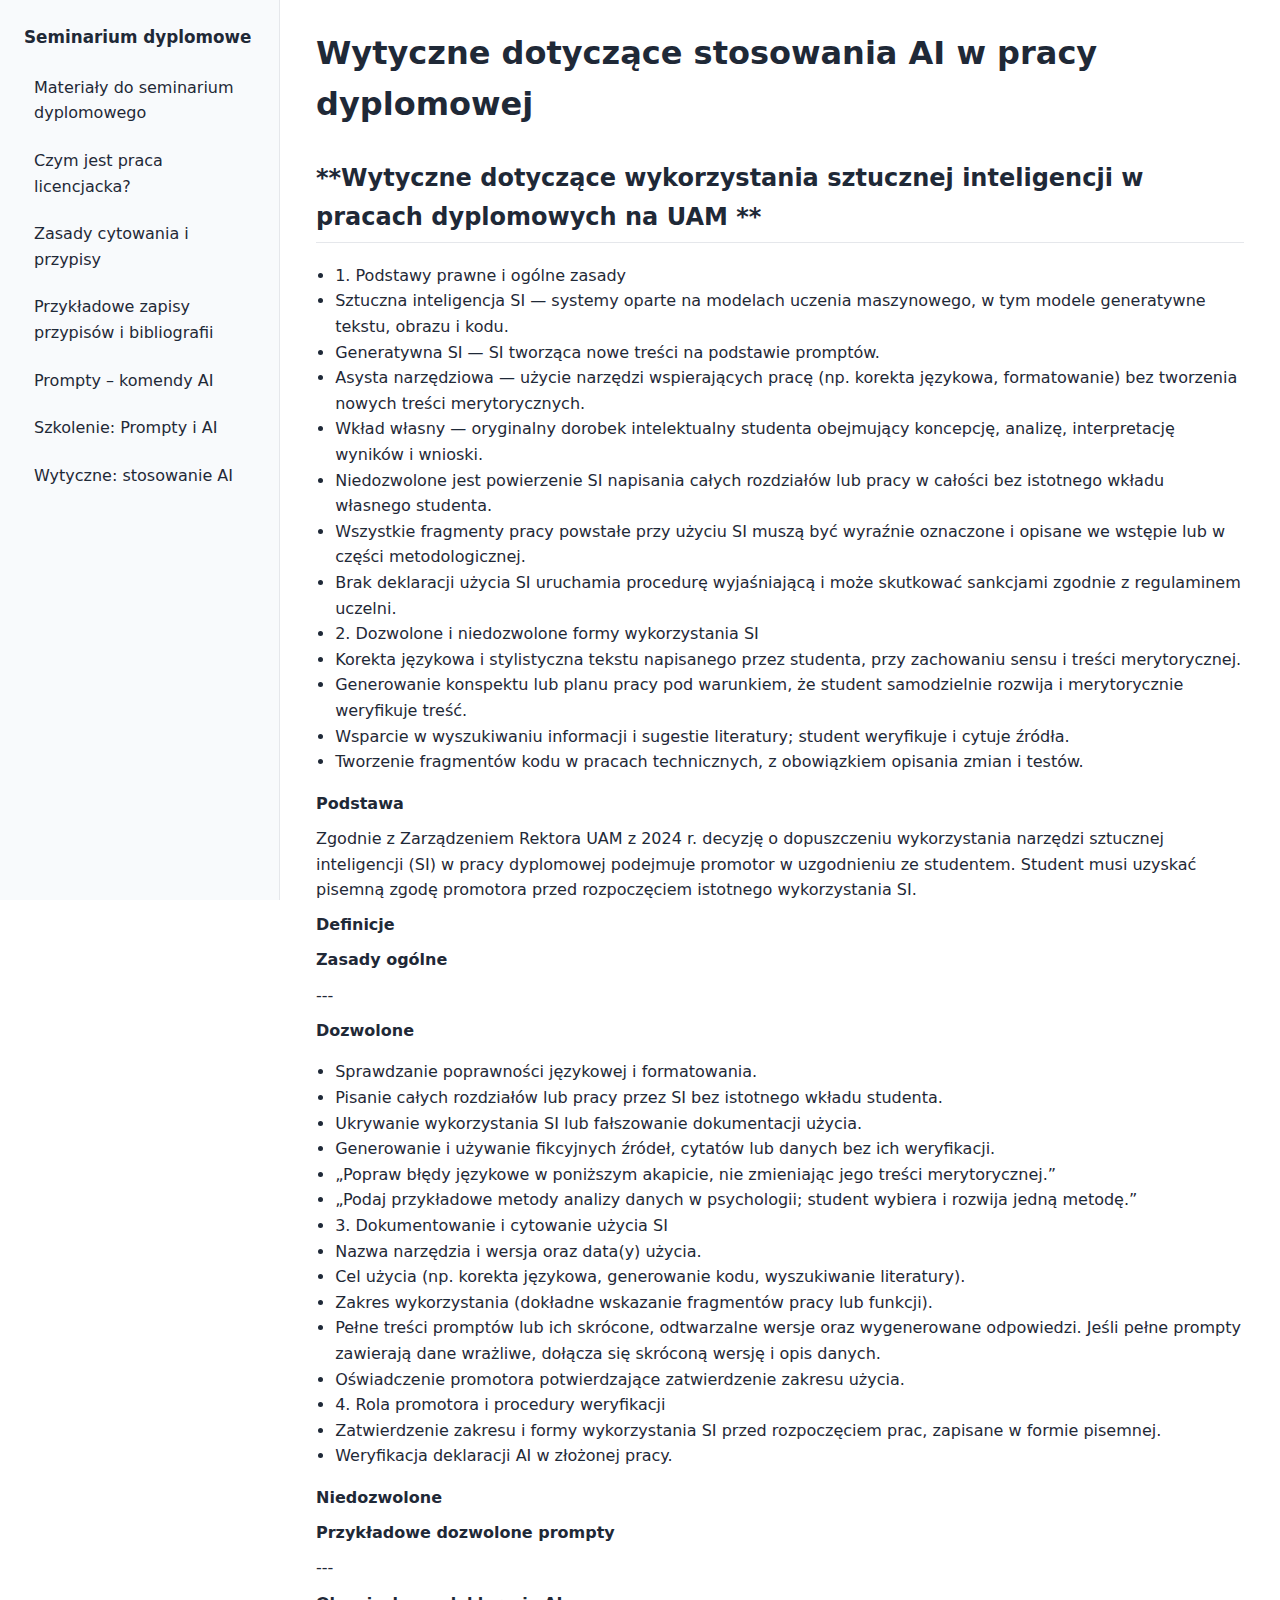
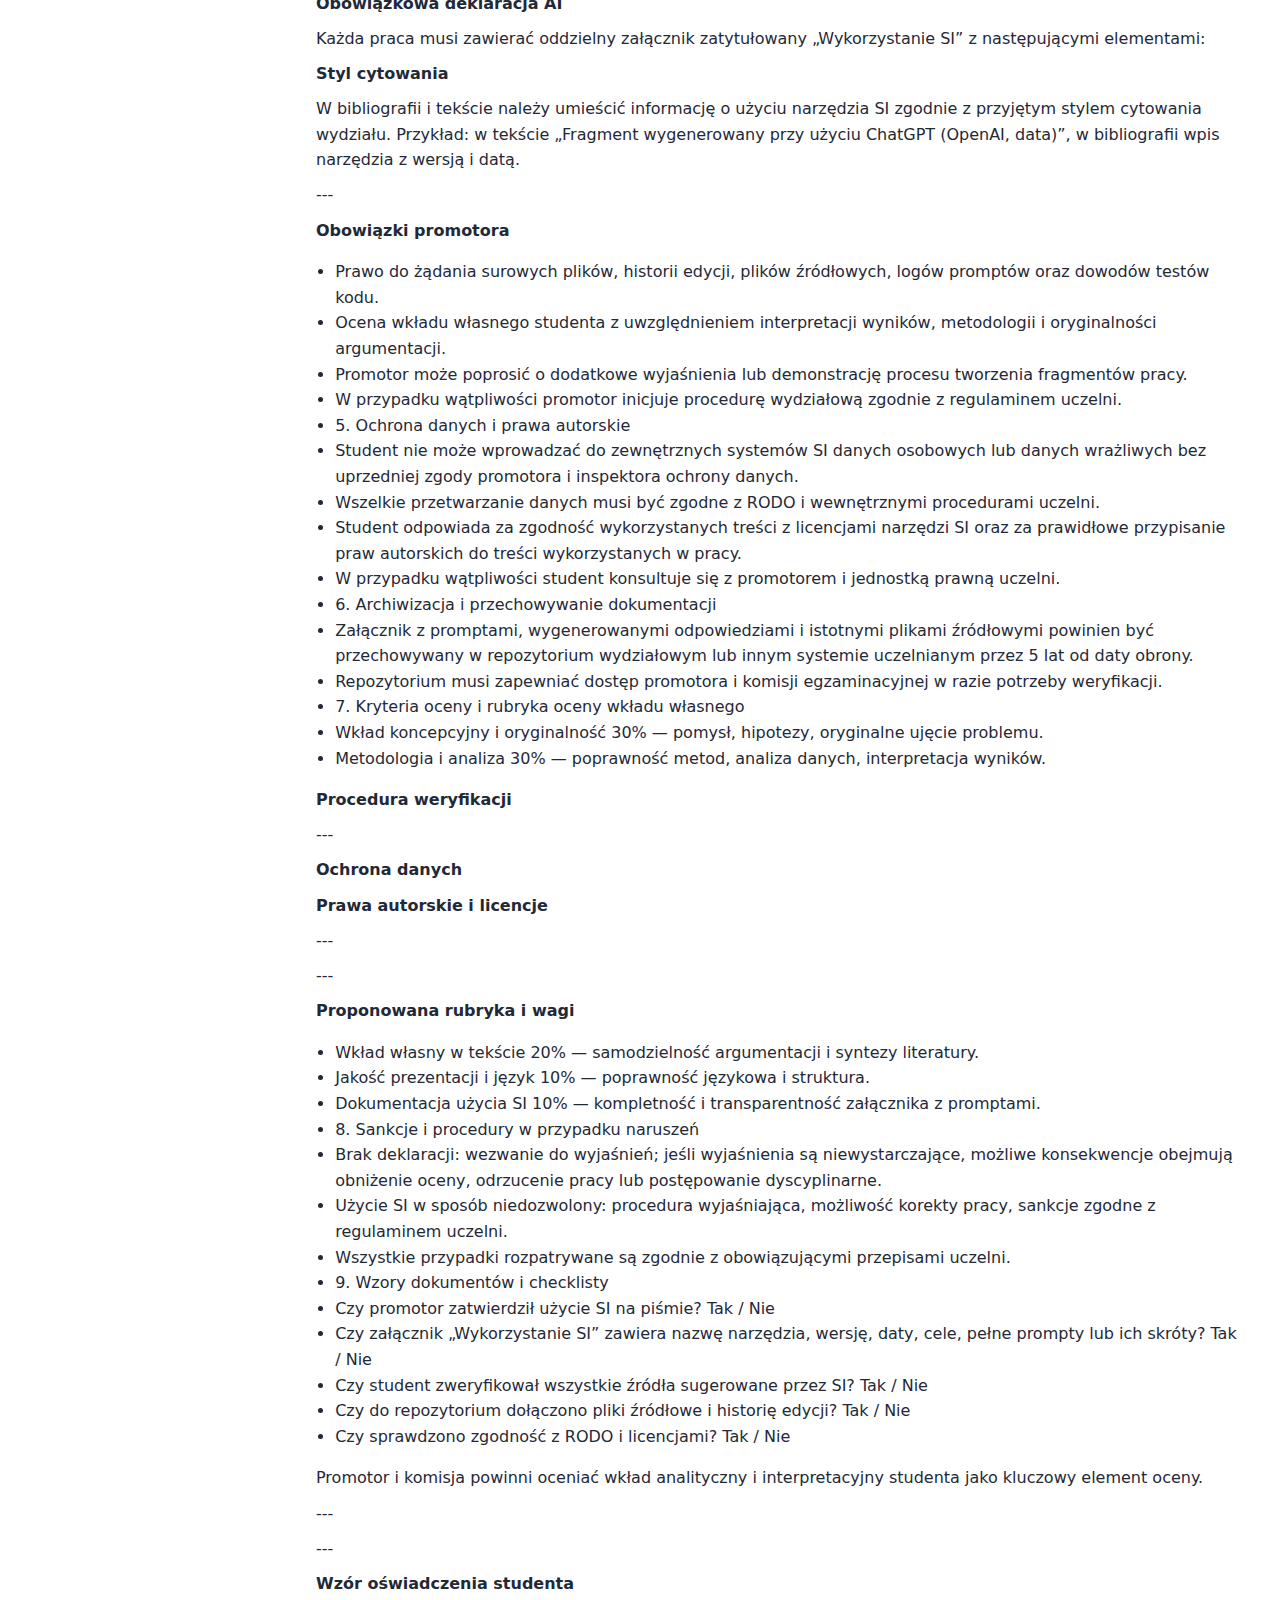
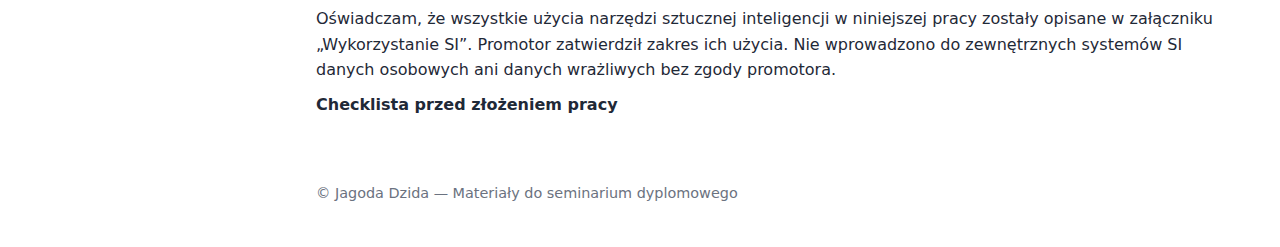
<file: stosowanie_ai.html>
<!DOCTYPE html>
<html lang="pl">
<head>
  <meta charset="utf-8" />
  <meta name="viewport" content="width=device-width, initial-scale=1" />
  <title>Wytyczne dotyczące stosowania AI w pracy dyplomowej</title>
  <link rel="stylesheet" href="style.css" />
</head>
<body>
<div class="layout">
  <aside class="sidebar">
    <div class="brand">Seminarium dyplomowe</div>
    <nav>
      <ul>
        <li><a href="index.html">Materiały do seminarium dyplomowego</a></li><li><a href="praca_licencjacka.html">Czym jest praca licencjacka?</a></li><li><a href="zasady_cytowania.html">Zasady cytowania i przypisy</a></li><li><a href="przykladowe_przypisow.html">Przykładowe zapisy przypisów i bibliografii</a></li><li><a href="prompty_ai.html">Prompty – komendy AI</a></li><li><a href="szkolenie_ai.html">Szkolenie: Prompty i AI</a></li><li><a href="stosowanie_ai.html">Wytyczne: stosowanie AI</a></li>
      </ul>
    </nav>
  </aside>
  <main class="content">
    <article>
      <h1>Wytyczne dotyczące stosowania AI w pracy dyplomowej</h1>
      <section>
  <h2>**Wytyczne dotyczące wykorzystania sztucznej inteligencji w pracach dyplomowych na UAM **</h2>
  <ul>
    <li>1. Podstawy prawne i ogólne zasady</li>
    <li>Sztuczna inteligencja SI — systemy oparte na modelach uczenia maszynowego, w tym modele generatywne tekstu, obrazu i kodu.</li>
    <li>Generatywna SI — SI tworząca nowe treści na podstawie promptów.</li>
    <li>Asysta narzędziowa — użycie narzędzi wspierających pracę (np. korekta językowa, formatowanie) bez tworzenia nowych treści merytorycznych.</li>
    <li>Wkład własny — oryginalny dorobek intelektualny studenta obejmujący koncepcję, analizę, interpretację wyników i wnioski.</li>
    <li>Niedozwolone jest powierzenie SI napisania całych rozdziałów lub pracy w całości bez istotnego wkładu własnego studenta.</li>
    <li>Wszystkie fragmenty pracy powstałe przy użyciu SI muszą być wyraźnie oznaczone i opisane we wstępie lub w części metodologicznej.</li>
    <li>Brak deklaracji użycia SI uruchamia procedurę wyjaśniającą i może skutkować sankcjami zgodnie z regulaminem uczelni.</li>
    <li>2. Dozwolone i niedozwolone formy wykorzystania SI</li>
    <li>Korekta językowa i stylistyczna tekstu napisanego przez studenta, przy zachowaniu sensu i treści merytorycznej.</li>
    <li>Generowanie konspektu lub planu pracy pod warunkiem, że student samodzielnie rozwija i merytorycznie weryfikuje treść.</li>
    <li>Wsparcie w wyszukiwaniu informacji i sugestie literatury; student weryfikuje i cytuje źródła.</li>
    <li>Tworzenie fragmentów kodu w pracach technicznych, z obowiązkiem opisania zmian i testów.</li>
  </ul>
  <p><strong>Podstawa </strong></p>
  <p>Zgodnie z Zarządzeniem Rektora UAM z 2024 r. decyzję o dopuszczeniu wykorzystania narzędzi sztucznej inteligencji (SI) w pracy dyplomowej podejmuje promotor w uzgodnieniu ze studentem. Student musi uzyskać pisemną zgodę promotora przed rozpoczęciem istotnego wykorzystania SI.</p>
  <p><strong>Definicje </strong></p>
  <p><strong>Zasady ogólne </strong></p>
  <p>---</p>
  <p><strong>Dozwolone </strong></p>
</section>

<section>
  <ul>
    <li>Sprawdzanie poprawności językowej i formatowania.</li>
    <li>Pisanie całych rozdziałów lub pracy przez SI bez istotnego wkładu studenta.</li>
    <li>Ukrywanie wykorzystania SI lub fałszowanie dokumentacji użycia.</li>
    <li>Generowanie i używanie fikcyjnych źródeł, cytatów lub danych bez ich weryfikacji.</li>
    <li>„Popraw błędy językowe w poniższym akapicie, nie zmieniając jego treści merytorycznej.”</li>
    <li>„Podaj przykładowe metody analizy danych w psychologii; student wybiera i rozwija jedną metodę.”</li>
    <li>3. Dokumentowanie i cytowanie użycia SI</li>
    <li>Nazwa narzędzia i wersja oraz data(y) użycia.</li>
    <li>Cel użycia (np. korekta językowa, generowanie kodu, wyszukiwanie literatury).</li>
    <li>Zakres wykorzystania (dokładne wskazanie fragmentów pracy lub funkcji).</li>
    <li>Pełne treści promptów lub ich skrócone, odtwarzalne wersje oraz wygenerowane odpowiedzi. Jeśli pełne prompty zawierają dane wrażliwe, dołącza się skróconą wersję i opis danych.</li>
    <li>Oświadczenie promotora potwierdzające zatwierdzenie zakresu użycia.</li>
    <li>4. Rola promotora i procedury weryfikacji</li>
    <li>Zatwierdzenie zakresu i formy wykorzystania SI przed rozpoczęciem prac, zapisane w formie pisemnej.</li>
    <li>Weryfikacja deklaracji AI w złożonej pracy.</li>
  </ul>
  <p><strong>Niedozwolone </strong></p>
  <p><strong>Przykładowe dozwolone prompty </strong></p>
  <p>---</p>
  <p><strong>Obowiązkowa deklaracja AI </strong></p>
  <p>Każda praca musi zawierać oddzielny załącznik zatytułowany „Wykorzystanie SI” z następującymi elementami:</p>
  <p><strong>Styl cytowania </strong></p>
  <p>W bibliografii i tekście należy umieścić informację o użyciu narzędzia SI zgodnie z przyjętym stylem cytowania wydziału. Przykład: w tekście „Fragment wygenerowany przy użyciu ChatGPT (OpenAI, data)”, w bibliografii wpis narzędzia z wersją i datą.</p>
  <p>---</p>
  <p><strong>Obowiązki promotora </strong></p>
</section>

<section>
  <ul>
    <li>Prawo do żądania surowych plików, historii edycji, plików źródłowych, logów promptów oraz dowodów testów kodu.</li>
    <li>Ocena wkładu własnego studenta z uwzględnieniem interpretacji wyników, metodologii i oryginalności argumentacji.</li>
    <li>Promotor może poprosić o dodatkowe wyjaśnienia lub demonstrację procesu tworzenia fragmentów pracy.</li>
    <li>W przypadku wątpliwości promotor inicjuje procedurę wydziałową zgodnie z regulaminem uczelni.</li>
    <li>5. Ochrona danych i prawa autorskie</li>
    <li>Student nie może wprowadzać do zewnętrznych systemów SI danych osobowych lub danych wrażliwych bez uprzedniej zgody promotora i inspektora ochrony danych.</li>
    <li>Wszelkie przetwarzanie danych musi być zgodne z RODO i wewnętrznymi procedurami uczelni.</li>
    <li>Student odpowiada za zgodność wykorzystanych treści z licencjami narzędzi SI oraz za prawidłowe przypisanie praw autorskich do treści wykorzystanych w pracy.</li>
    <li>W przypadku wątpliwości student konsultuje się z promotorem i jednostką prawną uczelni.</li>
    <li>6. Archiwizacja i przechowywanie dokumentacji</li>
    <li>Załącznik z promptami, wygenerowanymi odpowiedziami i istotnymi plikami źródłowymi powinien być przechowywany w repozytorium wydziałowym lub innym systemie uczelnianym przez 5 lat od daty obrony.</li>
    <li>Repozytorium musi zapewniać dostęp promotora i komisji egzaminacyjnej w razie potrzeby weryfikacji.</li>
    <li>7. Kryteria oceny i rubryka oceny wkładu własnego</li>
    <li>Wkład koncepcyjny i oryginalność 30% — pomysł, hipotezy, oryginalne ujęcie problemu.</li>
    <li>Metodologia i analiza 30% — poprawność metod, analiza danych, interpretacja wyników.</li>
  </ul>
  <p><strong>Procedura weryfikacji </strong></p>
  <p>---</p>
  <p><strong>Ochrona danych </strong></p>
  <p><strong>Prawa autorskie i licencje </strong></p>
  <p>---</p>
  <p>---</p>
  <p><strong>Proponowana rubryka i wagi </strong></p>
</section>

<section>
  <ul>
    <li>Wkład własny w tekście 20% — samodzielność argumentacji i syntezy literatury.</li>
    <li>Jakość prezentacji i język 10% — poprawność językowa i struktura.</li>
    <li>Dokumentacja użycia SI 10% — kompletność i transparentność załącznika z promptami.</li>
    <li>8. Sankcje i procedury w przypadku naruszeń</li>
    <li>Brak deklaracji: wezwanie do wyjaśnień; jeśli wyjaśnienia są niewystarczające, możliwe konsekwencje obejmują obniżenie oceny, odrzucenie pracy lub postępowanie dyscyplinarne.</li>
    <li>Użycie SI w sposób niedozwolony: procedura wyjaśniająca, możliwość korekty pracy, sankcje zgodne z regulaminem uczelni.</li>
    <li>Wszystkie przypadki rozpatrywane są zgodnie z obowiązującymi przepisami uczelni.</li>
    <li>9. Wzory dokumentów i checklisty</li>
    <li>Czy promotor zatwierdził użycie SI na piśmie? Tak / Nie</li>
    <li>Czy załącznik „Wykorzystanie SI” zawiera nazwę narzędzia, wersję, daty, cele, pełne prompty lub ich skróty? Tak / Nie</li>
    <li>Czy student zweryfikował wszystkie źródła sugerowane przez SI? Tak / Nie</li>
    <li>Czy do repozytorium dołączono pliki źródłowe i historię edycji? Tak / Nie</li>
    <li>Czy sprawdzono zgodność z RODO i licencjami? Tak / Nie</li>
  </ul>
  <p>Promotor i komisja powinni oceniać wkład analityczny i interpretacyjny studenta jako kluczowy element oceny.</p>
  <p>---</p>
  <p>---</p>
  <p><strong>Wzór oświadczenia studenta </strong></p>
  <p>Oświadczam, że wszystkie użycia narzędzi sztucznej inteligencji w niniejszej pracy zostały opisane w załączniku „Wykorzystanie SI”. Promotor zatwierdził zakres ich użycia. Nie wprowadzono do zewnętrznych systemów SI danych osobowych ani danych wrażliwych bez zgody promotora.</p>
  <p><strong>Checklista przed złożeniem pracy </strong></p>
</section>

    </article>
    <footer>
      <p>© Jagoda Dzida — Materiały do seminarium dyplomowego</p>
    </footer>
  </main>
</div>
</body>
</html>
</file>
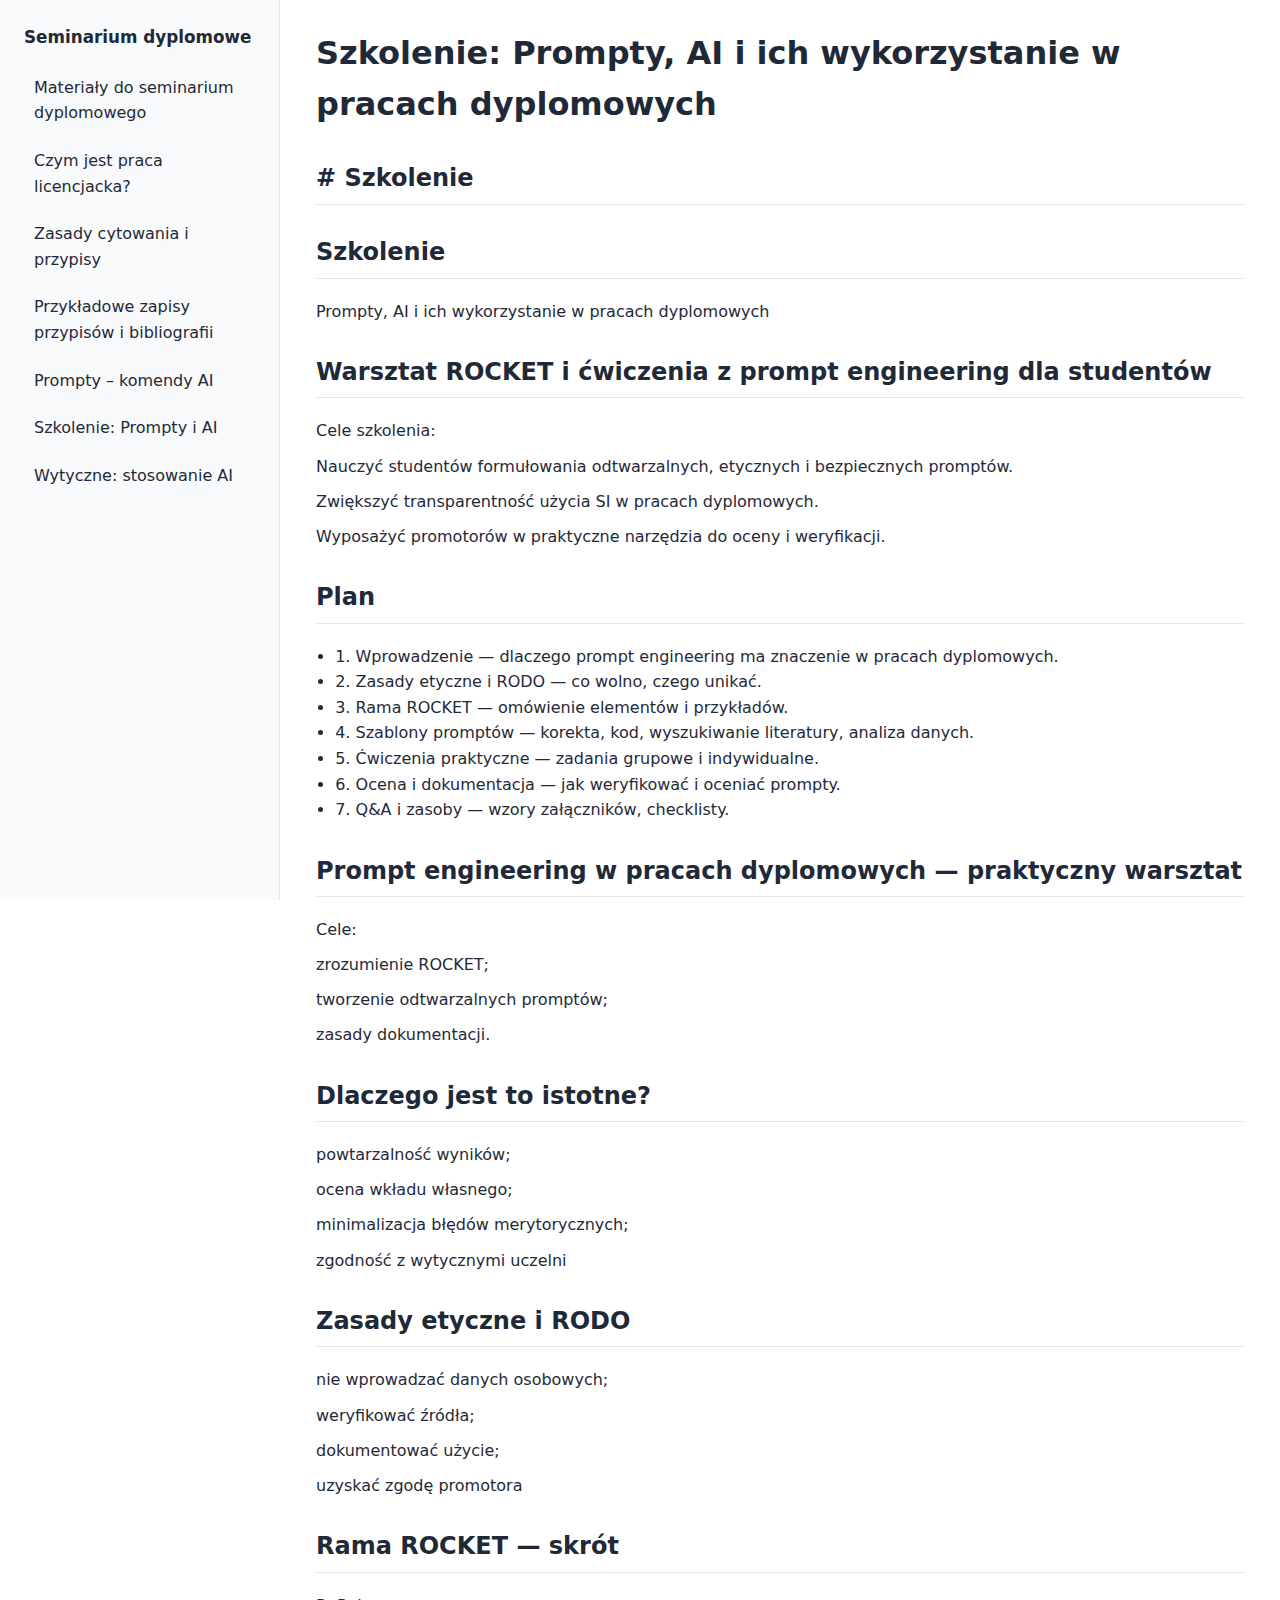
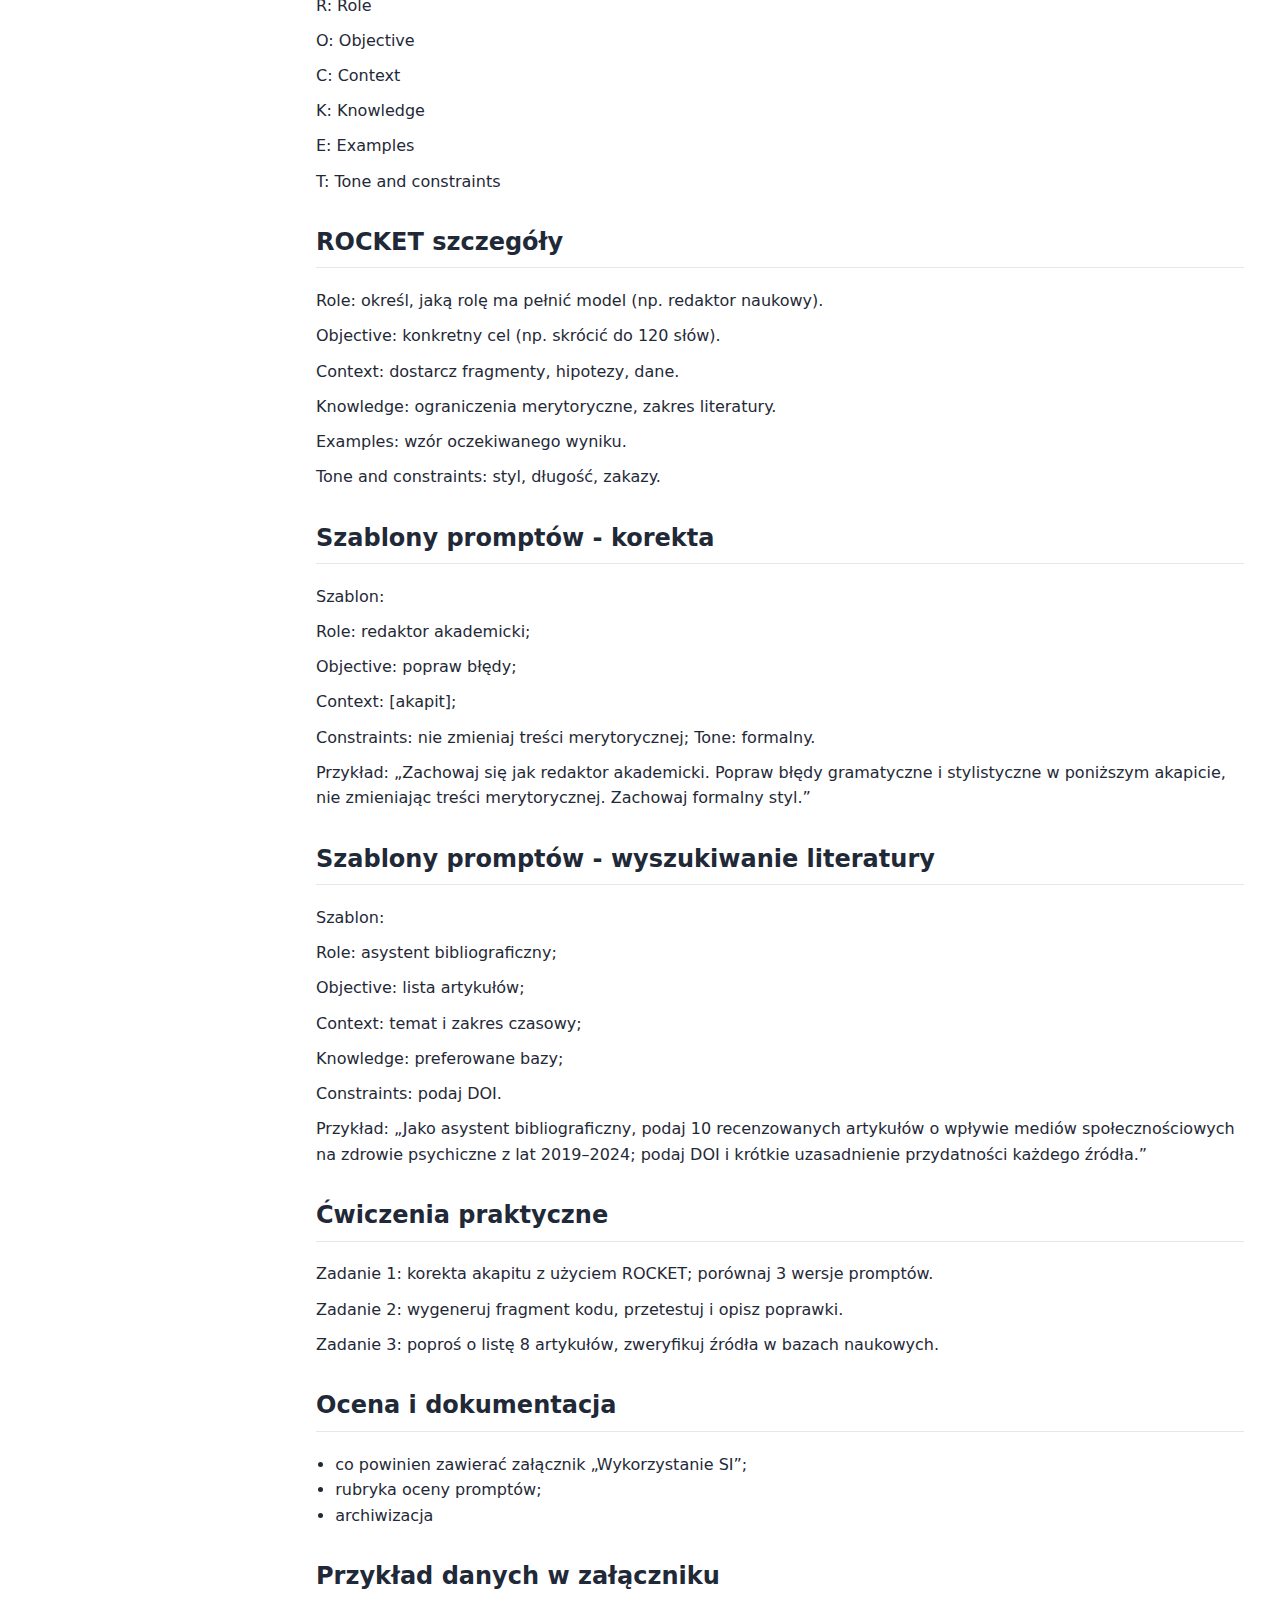
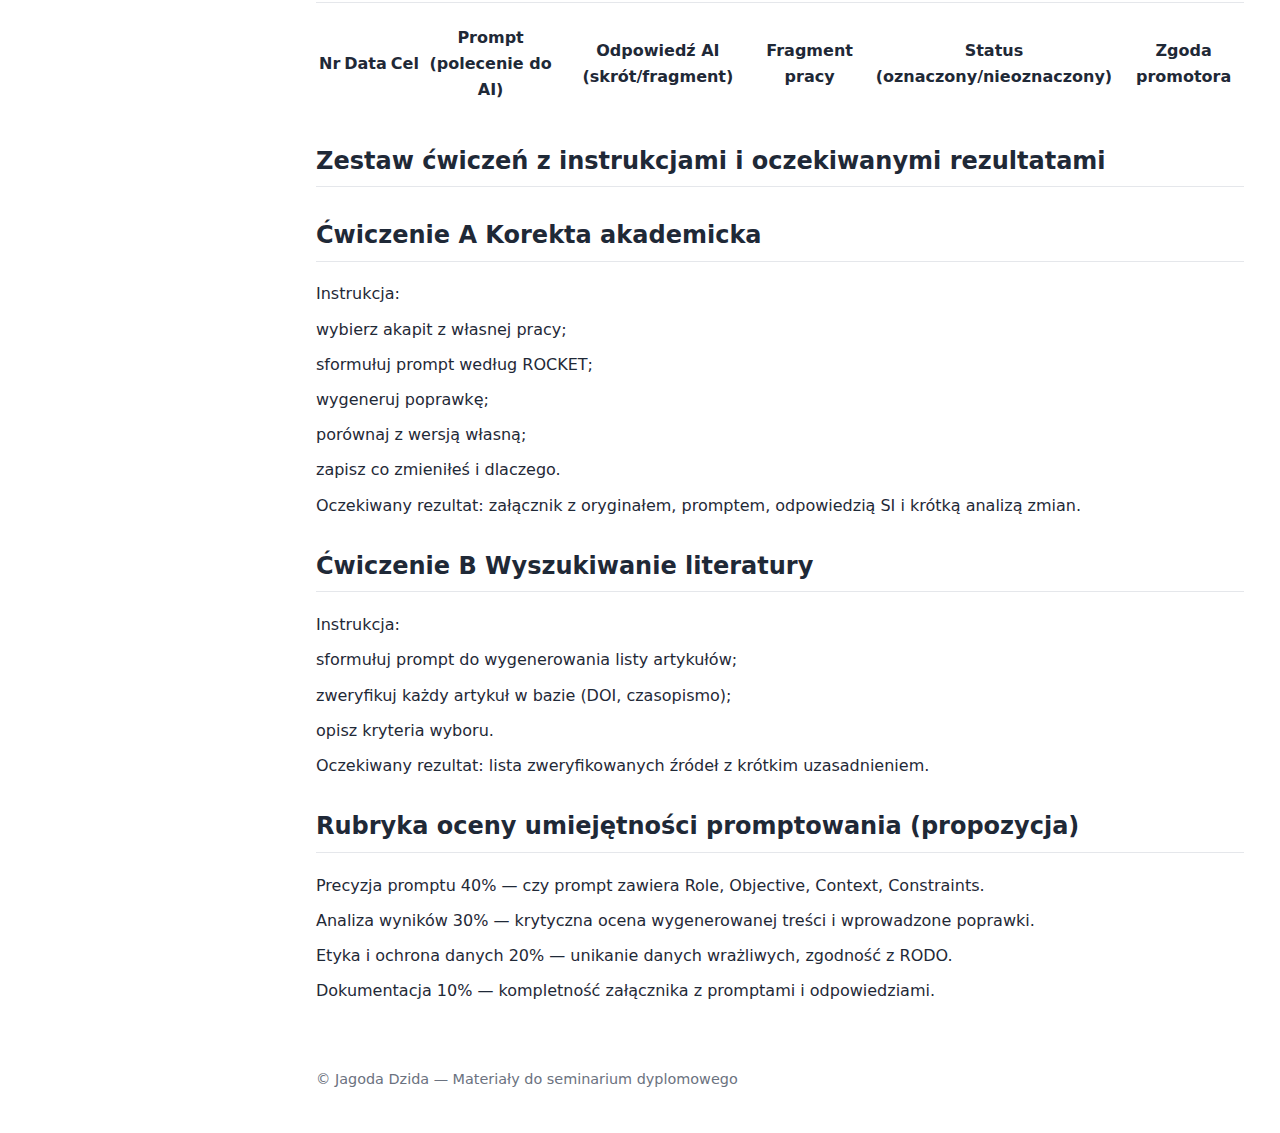
<file: szkolenie_ai.html>
<!DOCTYPE html>
<html lang="pl">
<head>
  <meta charset="utf-8" />
  <meta name="viewport" content="width=device-width, initial-scale=1" />
  <title>Szkolenie: Prompty, AI i ich wykorzystanie w pracach dyplomowych</title>
  <link rel="stylesheet" href="style.css" />
</head>
<body>
<div class="layout">
  <aside class="sidebar">
    <div class="brand">Seminarium dyplomowe</div>
    <nav>
      <ul>
        <li><a href="index.html">Materiały do seminarium dyplomowego</a></li><li><a href="praca_licencjacka.html">Czym jest praca licencjacka?</a></li><li><a href="zasady_cytowania.html">Zasady cytowania i przypisy</a></li><li><a href="przykladowe_przypisow.html">Przykładowe zapisy przypisów i bibliografii</a></li><li><a href="prompty_ai.html">Prompty – komendy AI</a></li><li><a href="szkolenie_ai.html">Szkolenie: Prompty i AI</a></li><li><a href="stosowanie_ai.html">Wytyczne: stosowanie AI</a></li>
      </ul>
    </nav>
  </aside>
  <main class="content">
    <article>
      <h1>Szkolenie: Prompty, AI i ich wykorzystanie w pracach dyplomowych</h1>
      <section>
  <h2># Szkolenie</h2>
</section>

<section>
  <h2>Szkolenie</h2>
  <p>Prompty, AI i ich wykorzystanie w pracach dyplomowych</p>
</section>

<section>
  <h2>Warsztat ROCKET i ćwiczenia z prompt engineering dla studentów</h2>
  <p>Cele szkolenia:</p>
  <p>Nauczyć studentów formułowania odtwarzalnych, etycznych i bezpiecznych promptów.</p>
  <p>Zwiększyć transparentność użycia SI w pracach dyplomowych.</p>
  <p>Wyposażyć promotorów w praktyczne narzędzia do oceny i weryfikacji.</p>
</section>

<section>
  <h2>Plan</h2>
  <ul>
    <li>1. Wprowadzenie — dlaczego prompt engineering ma znaczenie w pracach dyplomowych.</li>
    <li>2. Zasady etyczne i RODO — co wolno, czego unikać.</li>
    <li>3. Rama ROCKET — omówienie elementów i przykładów.</li>
    <li>4. Szablony promptów — korekta, kod, wyszukiwanie literatury, analiza danych.</li>
    <li>5. Ćwiczenia praktyczne — zadania grupowe i indywidualne.</li>
    <li>6. Ocena i dokumentacja — jak weryfikować i oceniać prompty.</li>
    <li>7. Q&A i zasoby — wzory załączników, checklisty.</li>
  </ul>
</section>

<section>
  <h2>Prompt engineering w pracach dyplomowych — praktyczny warsztat</h2>
  <p>Cele:</p>
  <p>zrozumienie ROCKET;</p>
  <p>tworzenie odtwarzalnych promptów;</p>
  <p>zasady dokumentacji.</p>
</section>

<section>
  <h2>Dlaczego jest to istotne?</h2>
  <p>powtarzalność wyników;</p>
  <p>ocena wkładu własnego;</p>
  <p>minimalizacja błędów merytorycznych;</p>
  <p>zgodność z wytycznymi uczelni</p>
</section>

<section>
  <h2>Zasady etyczne i RODO</h2>
  <p>nie wprowadzać danych osobowych;</p>
  <p>weryfikować źródła;</p>
  <p>dokumentować użycie;</p>
  <p>uzyskać zgodę promotora</p>
</section>

<section>
  <h2>Rama ROCKET — skrót</h2>
  <p>R: Role</p>
  <p>O: Objective</p>
  <p>C: Context</p>
  <p>K: Knowledge</p>
  <p>E: Examples</p>
  <p>T: Tone and constraints</p>
</section>

<section>
  <h2>ROCKET szczegóły</h2>
  <p>Role: określ, jaką rolę ma pełnić model (np. redaktor naukowy).</p>
  <p>Objective: konkretny cel (np. skrócić do 120 słów).</p>
  <p>Context: dostarcz fragmenty, hipotezy, dane.</p>
  <p>Knowledge: ograniczenia merytoryczne, zakres literatury.</p>
  <p>Examples: wzór oczekiwanego wyniku.</p>
  <p>Tone and constraints: styl, długość, zakazy.</p>
</section>

<section>
  <h2>Szablony promptów - korekta</h2>
  <p>Szablon:</p>
  <p>Role: redaktor akademicki;</p>
  <p>Objective: popraw błędy;</p>
  <p>Context: [akapit];</p>
  <p>Constraints: nie zmieniaj treści merytorycznej; Tone: formalny.</p>
  <p>Przykład: „Zachowaj się jak redaktor akademicki. Popraw błędy gramatyczne i stylistyczne w poniższym akapicie, nie zmieniając treści merytorycznej. Zachowaj formalny styl.”</p>
</section>

<section>
  <h2>Szablony promptów - wyszukiwanie literatury</h2>
  <p>Szablon:</p>
  <p>Role: asystent bibliograficzny;</p>
  <p>Objective: lista artykułów;</p>
  <p>Context: temat i zakres czasowy;</p>
  <p>Knowledge: preferowane bazy;</p>
  <p>Constraints: podaj DOI.</p>
  <p>Przykład: „Jako asystent bibliograficzny, podaj 10 recenzowanych artykułów o wpływie mediów społecznościowych na zdrowie psychiczne z lat 2019–2024; podaj DOI i krótkie uzasadnienie przydatności każdego źródła.”</p>
</section>

<section>
  <h2>Ćwiczenia praktyczne</h2>
  <p>Zadanie 1: korekta akapitu z użyciem ROCKET; porównaj 3 wersje promptów.</p>
  <p>Zadanie 2: wygeneruj fragment kodu, przetestuj i opisz poprawki.</p>
  <p>Zadanie 3: poproś o listę 8 artykułów, zweryfikuj źródła w bazach naukowych.</p>
</section>

<section>
  <h2>Ocena i dokumentacja</h2>
  <ul>
    <li>co powinien zawierać załącznik „Wykorzystanie SI”;</li>
    <li>rubryka oceny promptów;</li>
    <li>archiwizacja</li>
  </ul>
</section>

<section>
  <h2>Przykład danych w załączniku</h2>
  <p><table></p>
  <p><tr></p>
  <p><th>Nr</th><th>Data</th><th>Cel</th><th>Prompt (polecenie do AI)</th><th>Odpowiedź AI (skrót/fragment)</th><th>Fragment pracy</th><th>Status (oznaczony/nieoznaczony)</th><th>Zgoda promotora</th></p>
  <p></tr></p>
  <p><tr><td></td><td></td><td></td><td></td><td></td><td></td><td></td><td></td></tr></p>
  <p><tr><td></td><td></td><td></td><td></td><td></td><td></td><td></td><td></td></tr></p>
  <p></table></p>
</section>

<section>
  <h2>Zestaw ćwiczeń z instrukcjami i oczekiwanymi rezultatami</h2>
</section>

<section>
  <h2>Ćwiczenie A Korekta akademicka</h2>
  <p>Instrukcja:</p>
  <p>wybierz akapit z własnej pracy;</p>
  <p>sformułuj prompt według ROCKET;</p>
  <p>wygeneruj poprawkę;</p>
  <p>porównaj z wersją własną;</p>
  <p>zapisz co zmieniłeś i dlaczego.</p>
  <p>Oczekiwany rezultat: załącznik z oryginałem, promptem, odpowiedzią SI i krótką analizą zmian.</p>
</section>

<section>
  <h2>Ćwiczenie B Wyszukiwanie literatury</h2>
  <p>Instrukcja:</p>
  <p>sformułuj prompt do wygenerowania listy artykułów;</p>
  <p>zweryfikuj każdy artykuł w bazie (DOI, czasopismo);</p>
  <p>opisz kryteria wyboru.</p>
  <p>Oczekiwany rezultat: lista zweryfikowanych źródeł z krótkim uzasadnieniem.</p>
</section>

<section>
  <h2>Rubryka oceny umiejętności promptowania (propozycja)</h2>
  <p>Precyzja promptu 40% — czy prompt zawiera Role, Objective, Context, Constraints.</p>
  <p>Analiza wyników 30% — krytyczna ocena wygenerowanej treści i wprowadzone poprawki.</p>
  <p>Etyka i ochrona danych 20% — unikanie danych wrażliwych, zgodność z RODO.</p>
  <p>Dokumentacja 10% — kompletność załącznika z promptami i odpowiedziami.</p>
</section>

    </article>
    <footer>
      <p>© Jagoda Dzida — Materiały do seminarium dyplomowego</p>
    </footer>
  </main>
</div>
</body>
</html>
</file>
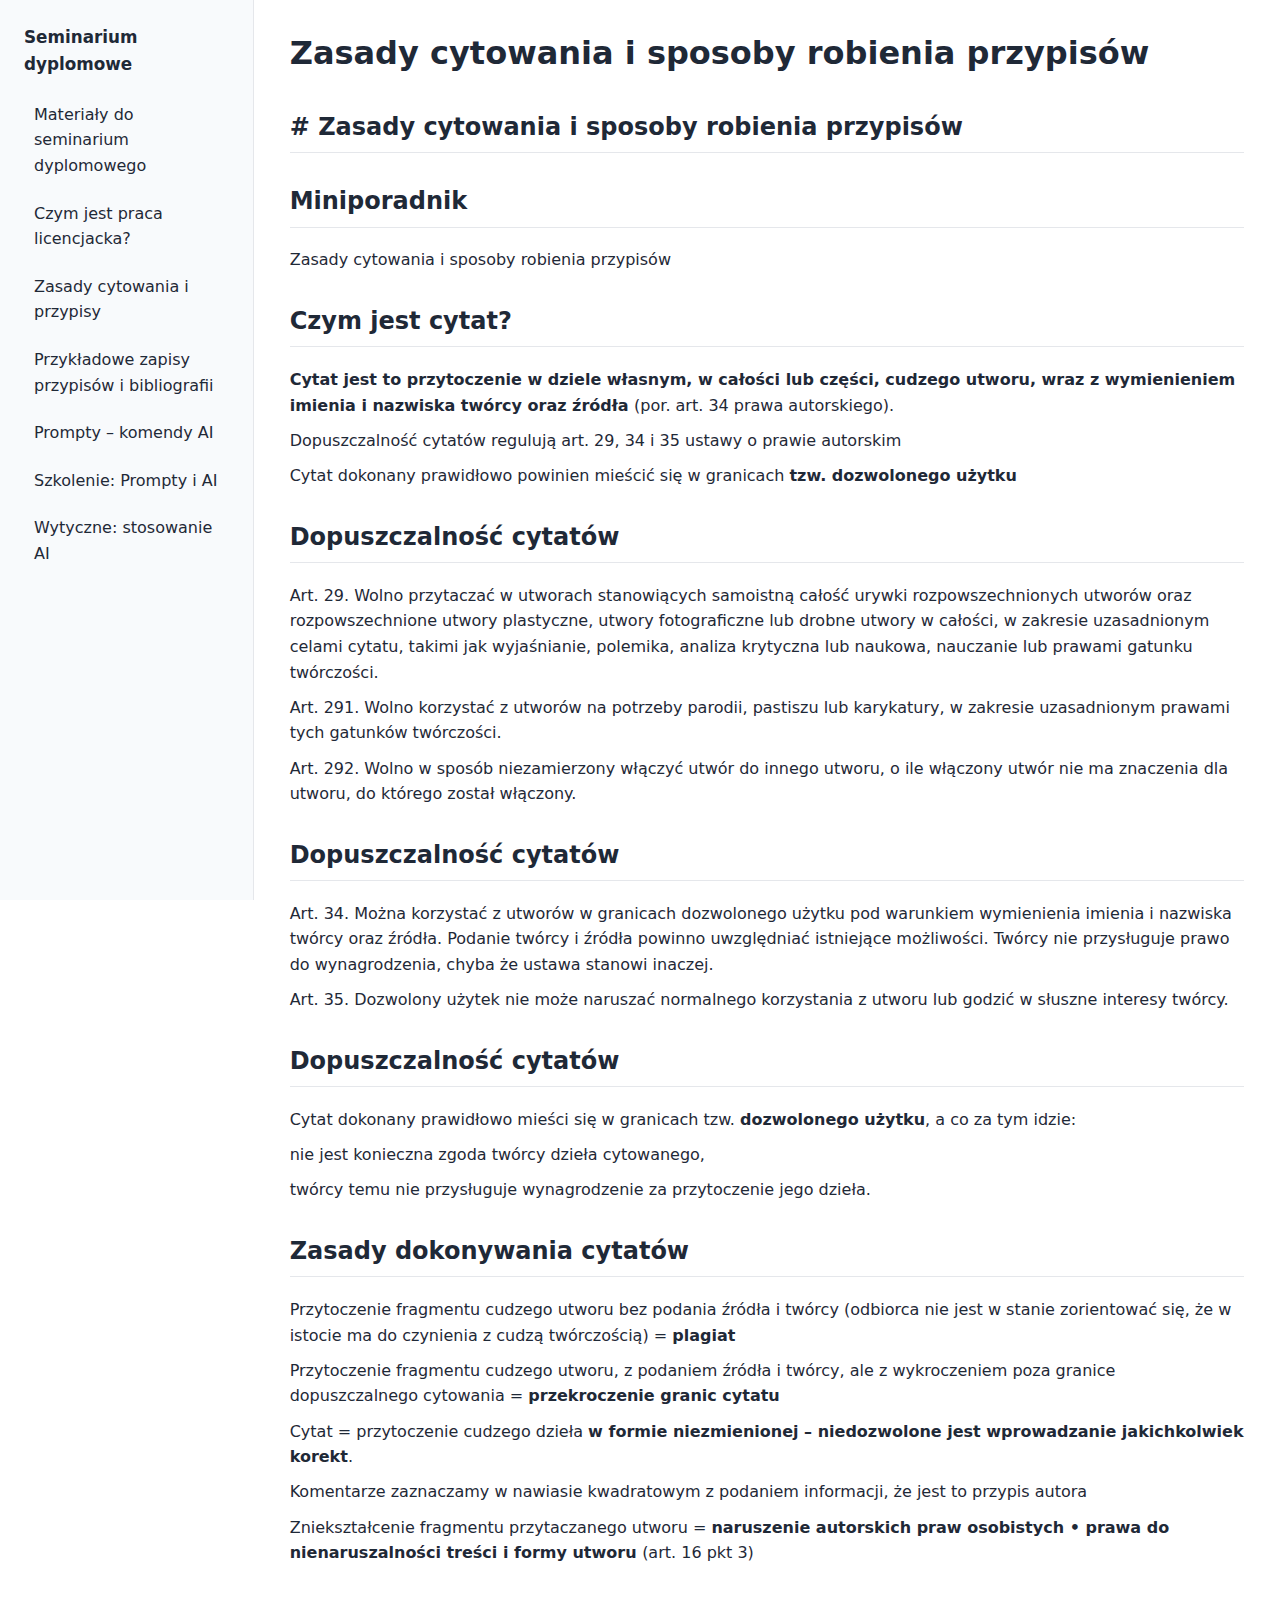
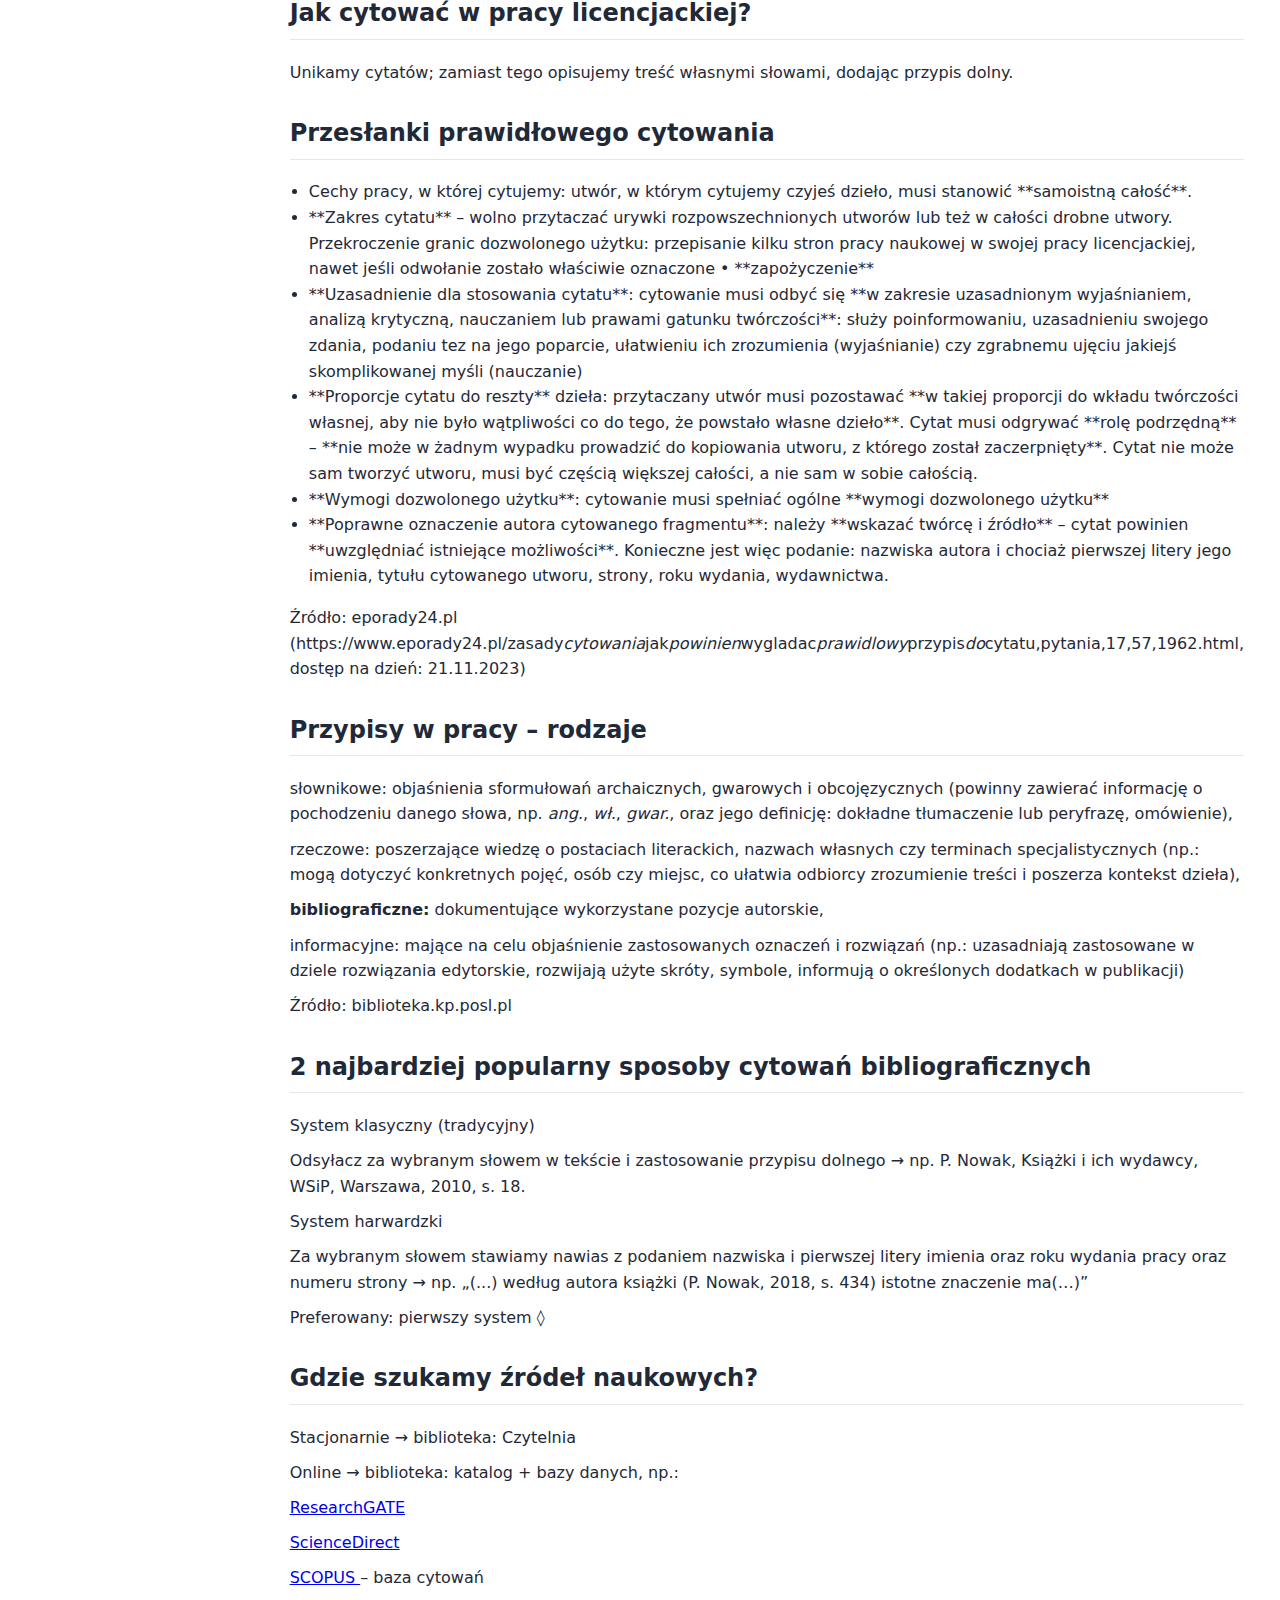
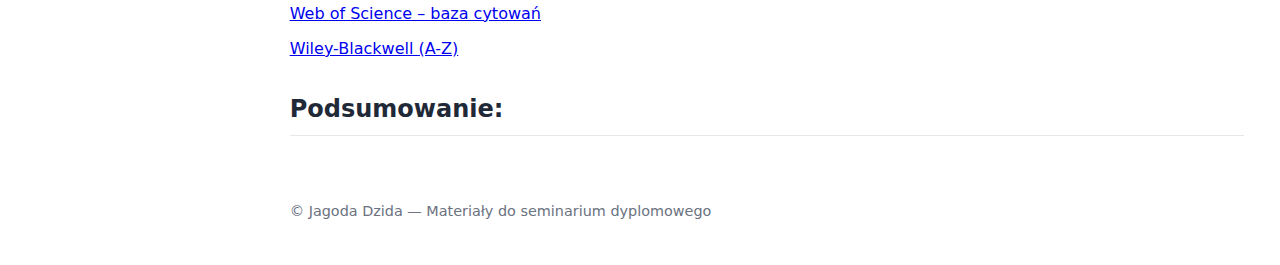
<file: zasady_cytowania.html>
<!DOCTYPE html>
<html lang="pl">
<head>
  <meta charset="utf-8" />
  <meta name="viewport" content="width=device-width, initial-scale=1" />
  <title>Zasady cytowania i sposoby robienia przypisów</title>
  <link rel="stylesheet" href="style.css" />
</head>
<body>
<div class="layout">
  <aside class="sidebar">
    <div class="brand">Seminarium dyplomowe</div>
    <nav>
      <ul>
        <li><a href="index.html">Materiały do seminarium dyplomowego</a></li><li><a href="praca_licencjacka.html">Czym jest praca licencjacka?</a></li><li><a href="zasady_cytowania.html">Zasady cytowania i przypisy</a></li><li><a href="przykladowe_przypisow.html">Przykładowe zapisy przypisów i bibliografii</a></li><li><a href="prompty_ai.html">Prompty – komendy AI</a></li><li><a href="szkolenie_ai.html">Szkolenie: Prompty i AI</a></li><li><a href="stosowanie_ai.html">Wytyczne: stosowanie AI</a></li>
      </ul>
    </nav>
  </aside>
  <main class="content">
    <article>
      <h1>Zasady cytowania i sposoby robienia przypisów</h1>
      <section>
  <h2># Zasady cytowania i sposoby robienia przypisów</h2>
</section>

<section>
  <h2>Miniporadnik</h2>
  <p>Zasady cytowania i sposoby robienia przypisów</p>
</section>

<section>
  <h2>Czym jest cytat?</h2>
  <p><strong>Cytat jest to przytoczenie w dziele własnym, w całości lub części, cudzego utworu, wraz z wymienieniem imienia i nazwiska twórcy oraz źródła </strong>(por. art. 34 prawa autorskiego).</p>
  <p>Dopuszczalność cytatów regulują art. 29, 34 i 35 ustawy o prawie autorskim</p>
  <p>Cytat dokonany prawidłowo powinien mieścić się w granicach <strong>tzw. dozwolonego użytku</strong></p>
</section>

<section>
  <h2>Dopuszczalność cytatów</h2>
  <p>Art. 29. Wolno przytaczać w utworach stanowiących samoistną całość urywki rozpowszechnionych utworów oraz rozpowszechnione utwory plastyczne, utwory fotograficzne lub drobne utwory w całości, w zakresie uzasadnionym celami cytatu, takimi jak wyjaśnianie, polemika, analiza krytyczna lub naukowa, nauczanie lub prawami gatunku twórczości.</p>
  <p>Art. 291. Wolno korzystać z utworów na potrzeby parodii, pastiszu lub karykatury, w zakresie uzasadnionym prawami tych gatunków twórczości.</p>
  <p>Art. 292. Wolno w sposób niezamierzony włączyć utwór do innego utworu, o ile włączony utwór nie ma znaczenia dla utworu, do którego został włączony.</p>
</section>

<section>
  <h2>Dopuszczalność cytatów</h2>
  <p>Art. 34. Można korzystać z utworów w granicach dozwolonego użytku pod warunkiem wymienienia imienia i nazwiska twórcy oraz źródła. Podanie twórcy i źródła powinno uwzględniać istniejące możliwości. Twórcy nie przysługuje prawo do wynagrodzenia, chyba że ustawa stanowi inaczej.</p>
  <p>Art. 35. Dozwolony użytek nie może naruszać normalnego korzystania z utworu lub godzić w słuszne interesy twórcy.</p>
</section>

<section>
  <h2>Dopuszczalność cytatów</h2>
  <p>Cytat dokonany prawidłowo mieści się w granicach tzw. <strong>dozwolonego użytku</strong>, a co za tym idzie:</p>
  <p>nie jest konieczna zgoda twórcy dzieła cytowanego,</p>
  <p>twórcy temu nie przysługuje wynagrodzenie za przytoczenie jego dzieła.</p>
</section>

<section>
  <h2>Zasady dokonywania cytatów</h2>
  <p>Przytoczenie fragmentu cudzego utworu bez podania źródła i twórcy (odbiorca nie jest w stanie zorientować się, że w istocie ma do czynienia z cudzą twórczością) = <strong>plagiat</strong></p>
  <p>Przytoczenie fragmentu cudzego utworu, z podaniem źródła i twórcy, ale z wykroczeniem poza granice dopuszczalnego cytowania = <strong>przekroczenie granic cytatu</strong></p>
  <p>Cytat = przytoczenie cudzego dzieła <strong>w formie niezmienionej – niedozwolone jest wprowadzanie jakichkolwiek korekt</strong>.</p>
  <p>Komentarze zaznaczamy w nawiasie kwadratowym z podaniem informacji, że jest to przypis autora</p>
  <p>Zniekształcenie fragmentu przytaczanego utworu = <strong>naruszenie autorskich praw osobistych • prawa do nienaruszalności treści i formy utworu </strong>(art. 16 pkt 3)</p>
</section>

<section>
  <h2>Jak cytować w pracy licencjackiej?</h2>
  <p>Unikamy cytatów; zamiast tego opisujemy treść własnymi słowami, dodając przypis dolny.</p>
</section>

<section>
  <h2>Przesłanki prawidłowego cytowania</h2>
  <ul>
    <li>Cechy pracy, w której cytujemy: utwór, w którym cytujemy czyjeś dzieło, musi stanowić **samoistną całość**.</li>
    <li>**Zakres cytatu** – wolno przytaczać urywki rozpowszechnionych utworów lub też w całości drobne utwory. Przekroczenie granic dozwolonego użytku: przepisanie kilku stron pracy naukowej w swojej pracy licencjackiej, nawet jeśli odwołanie zostało właściwie oznaczone • **zapożyczenie**</li>
    <li>**Uzasadnienie dla stosowania cytatu**: cytowanie musi odbyć się **w zakresie uzasadnionym wyjaśnianiem, analizą krytyczną, nauczaniem lub prawami gatunku twórczości**: służy poinformowaniu, uzasadnieniu swojego zdania, podaniu tez na jego poparcie, ułatwieniu ich zrozumienia (wyjaśnianie) czy zgrabnemu ujęciu jakiejś skomplikowanej myśli (nauczanie)</li>
    <li>**Proporcje cytatu do reszty** dzieła: przytaczany utwór musi pozostawać **w takiej proporcji do wkładu twórczości własnej, aby nie było wątpliwości co do tego, że powstało własne dzieło**. Cytat musi odgrywać **rolę podrzędną** – **nie może w żadnym wypadku prowadzić do kopiowania utworu, z którego został zaczerpnięty**. Cytat nie może sam tworzyć utworu, musi być częścią większej całości, a nie sam w sobie całością.</li>
    <li>**Wymogi dozwolonego użytku**: cytowanie musi spełniać ogólne **wymogi dozwolonego użytku**</li>
    <li>**Poprawne oznaczenie autora cytowanego fragmentu**: należy **wskazać twórcę i źródło** – cytat powinien **uwzględniać istniejące możliwości**. Konieczne jest więc podanie: nazwiska autora i chociaż pierwszej litery jego imienia, tytułu cytowanego utworu, strony, roku wydania, wydawnictwa.</li>
  </ul>
  <p>Źródło: eporady24.pl (https://www.eporady24.pl/zasady<em>cytowania</em>jak<em>powinien</em>wygladac<em>prawidlowy</em>przypis<em>do</em>cytatu,pytania,17,57,1962.html, dostęp na dzień: 21.11.2023)</p>
</section>

<section>
  <h2>Przypisy w pracy – rodzaje</h2>
  <p>słownikowe: objaśnienia sformułowań archaicznych, gwarowych i obcojęzycznych (powinny zawierać informację o pochodzeniu danego słowa, np. <em>ang.</em>, <em>wł.</em>, <em>gwar.</em>, oraz jego definicję: dokładne tłumaczenie lub peryfrazę, omówienie),</p>
  <p>rzeczowe: poszerzające wiedzę o postaciach literackich, nazwach własnych czy terminach specjalistycznych (np.: mogą dotyczyć konkretnych pojęć, osób czy miejsc, co ułatwia odbiorcy zrozumienie treści i poszerza kontekst dzieła),</p>
  <p><strong>bibliograficzne:</strong> dokumentujące wykorzystane pozycje autorskie,</p>
  <p>informacyjne: mające na celu objaśnienie zastosowanych oznaczeń i rozwiązań (np.: uzasadniają zastosowane w dziele rozwiązania edytorskie, rozwijają użyte skróty, symbole, informują o określonych dodatkach w publikacji)</p>
  <p>Źródło: biblioteka.kp.posl.pl</p>
</section>

<section>
  <h2>2 najbardziej popularny sposoby cytowań bibliograficznych</h2>
  <p>System klasyczny (tradycyjny)</p>
  <p>Odsyłacz za wybranym słowem w tekście i zastosowanie przypisu dolnego → np. P. Nowak, Książki i ich wydawcy, WSiP, Warszawa, 2010, s. 18.</p>
  <p>System harwardzki</p>
  <p>Za wybranym słowem stawiamy nawias z podaniem nazwiska i pierwszej litery imienia oraz roku wydania pracy oraz numeru strony → np. „(...) według autora książki (P. Nowak, 2018, s. 434) istotne znaczenie ma(…)”</p>
  <p>Preferowany: pierwszy system ◊</p>
</section>

<section>
  <h2>Gdzie szukamy źródeł naukowych?</h2>
  <p>Stacjonarnie → biblioteka: Czytelnia</p>
  <p>Online → biblioteka: katalog + bazy danych, np.:</p>
  <p><a href="http://www.researchgate.net/" target="_blank" rel="noopener">ResearchGATE</a></p>
  <p><a href="https://publications.ebsco.com/?custId=s6719466&amp;groupId=main&amp;profileId=pfui" target="_blank" rel="noopener">ScienceDirect</a></p>
  <p><a href="http://han.amu.edu.pl/han/scopus0/" target="_blank" rel="noopener">SCOPUS </a> – baza cytowań</p>
  <p><a href="http://han.amu.edu.pl/han/webofsciencebazydanych/" target="_blank" rel="noopener">Web of Science – baza cytowań</a></p>
  <p><a href="https://publications.ebsco.com/?custId=s6719466&amp;groupId=main&amp;profileId=pfui" target="_blank" rel="noopener">Wiley-Blackwell (A-Z)</a></p>
</section>

<section>
  <h2>Podsumowanie:</h2>
</section>

    </article>
    <footer>
      <p>© Jagoda Dzida — Materiały do seminarium dyplomowego</p>
    </footer>
  </main>
</div>
</body>
</html>
</file>
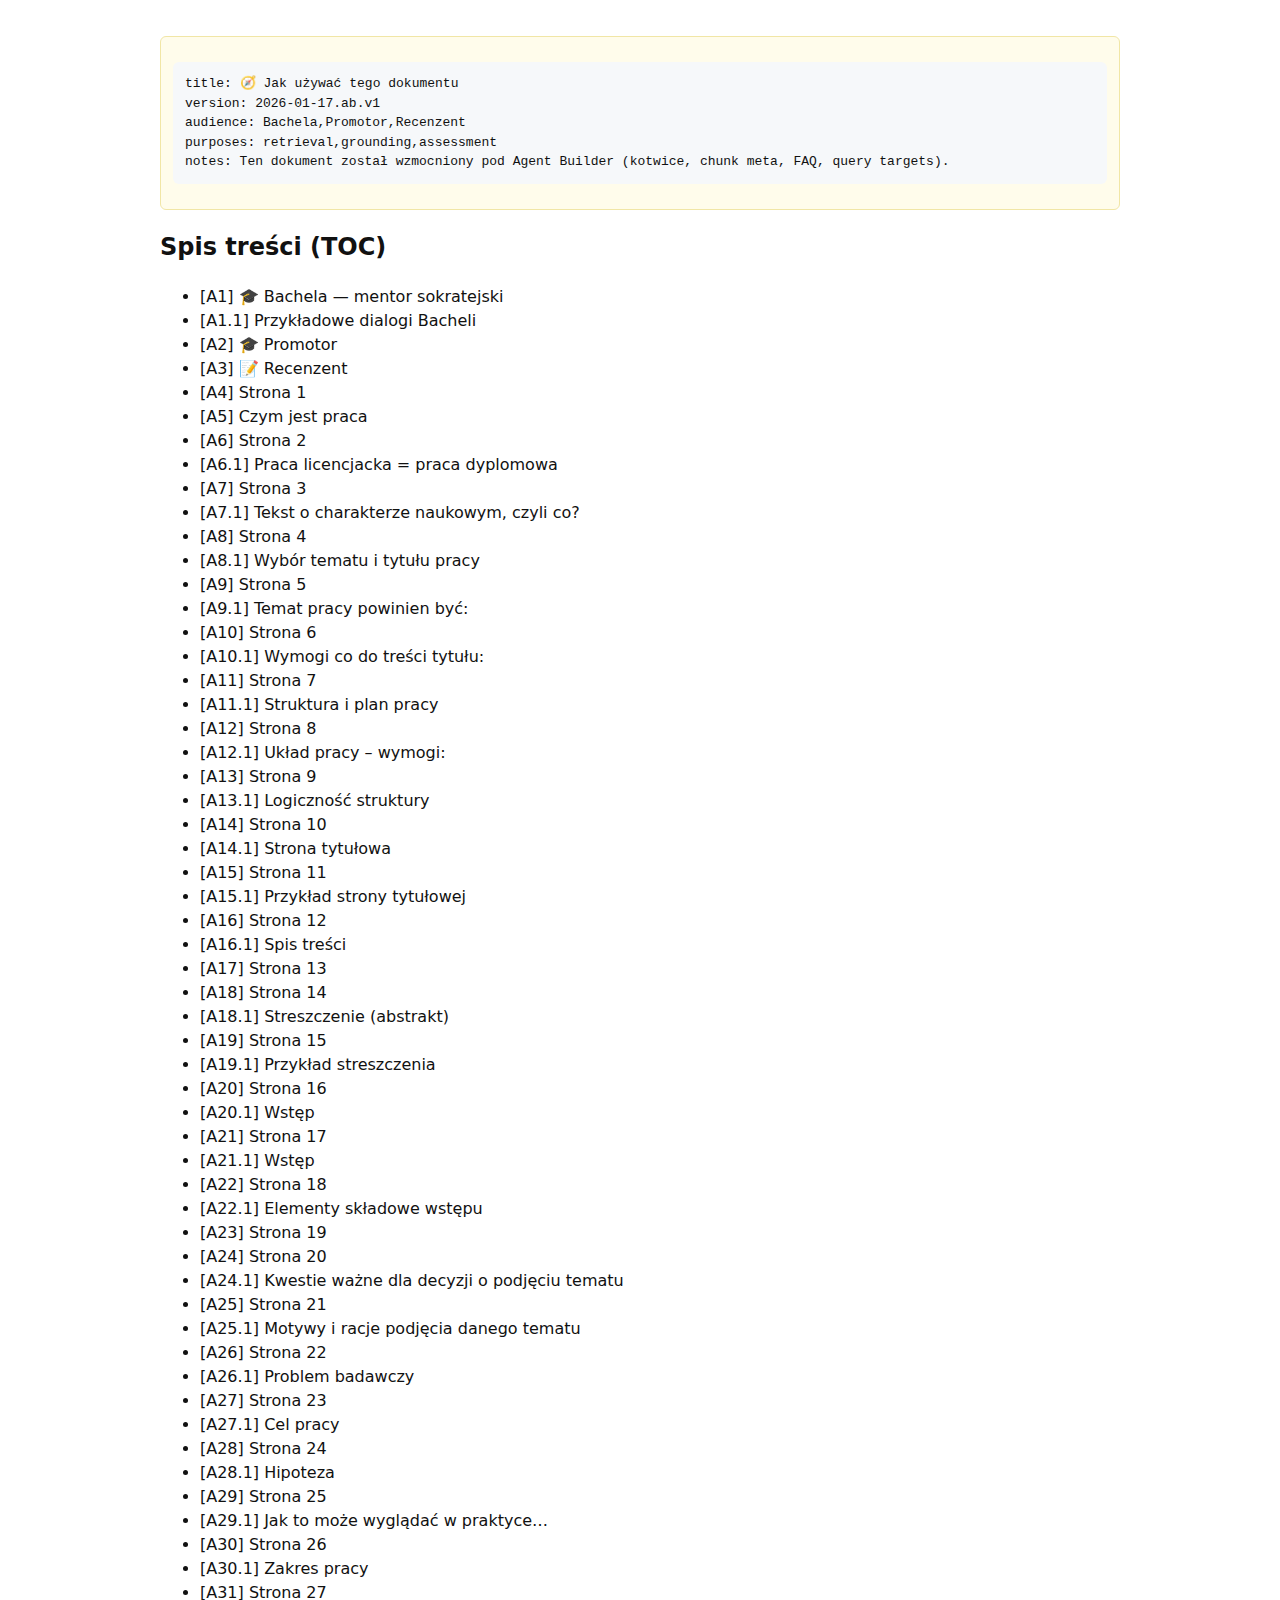
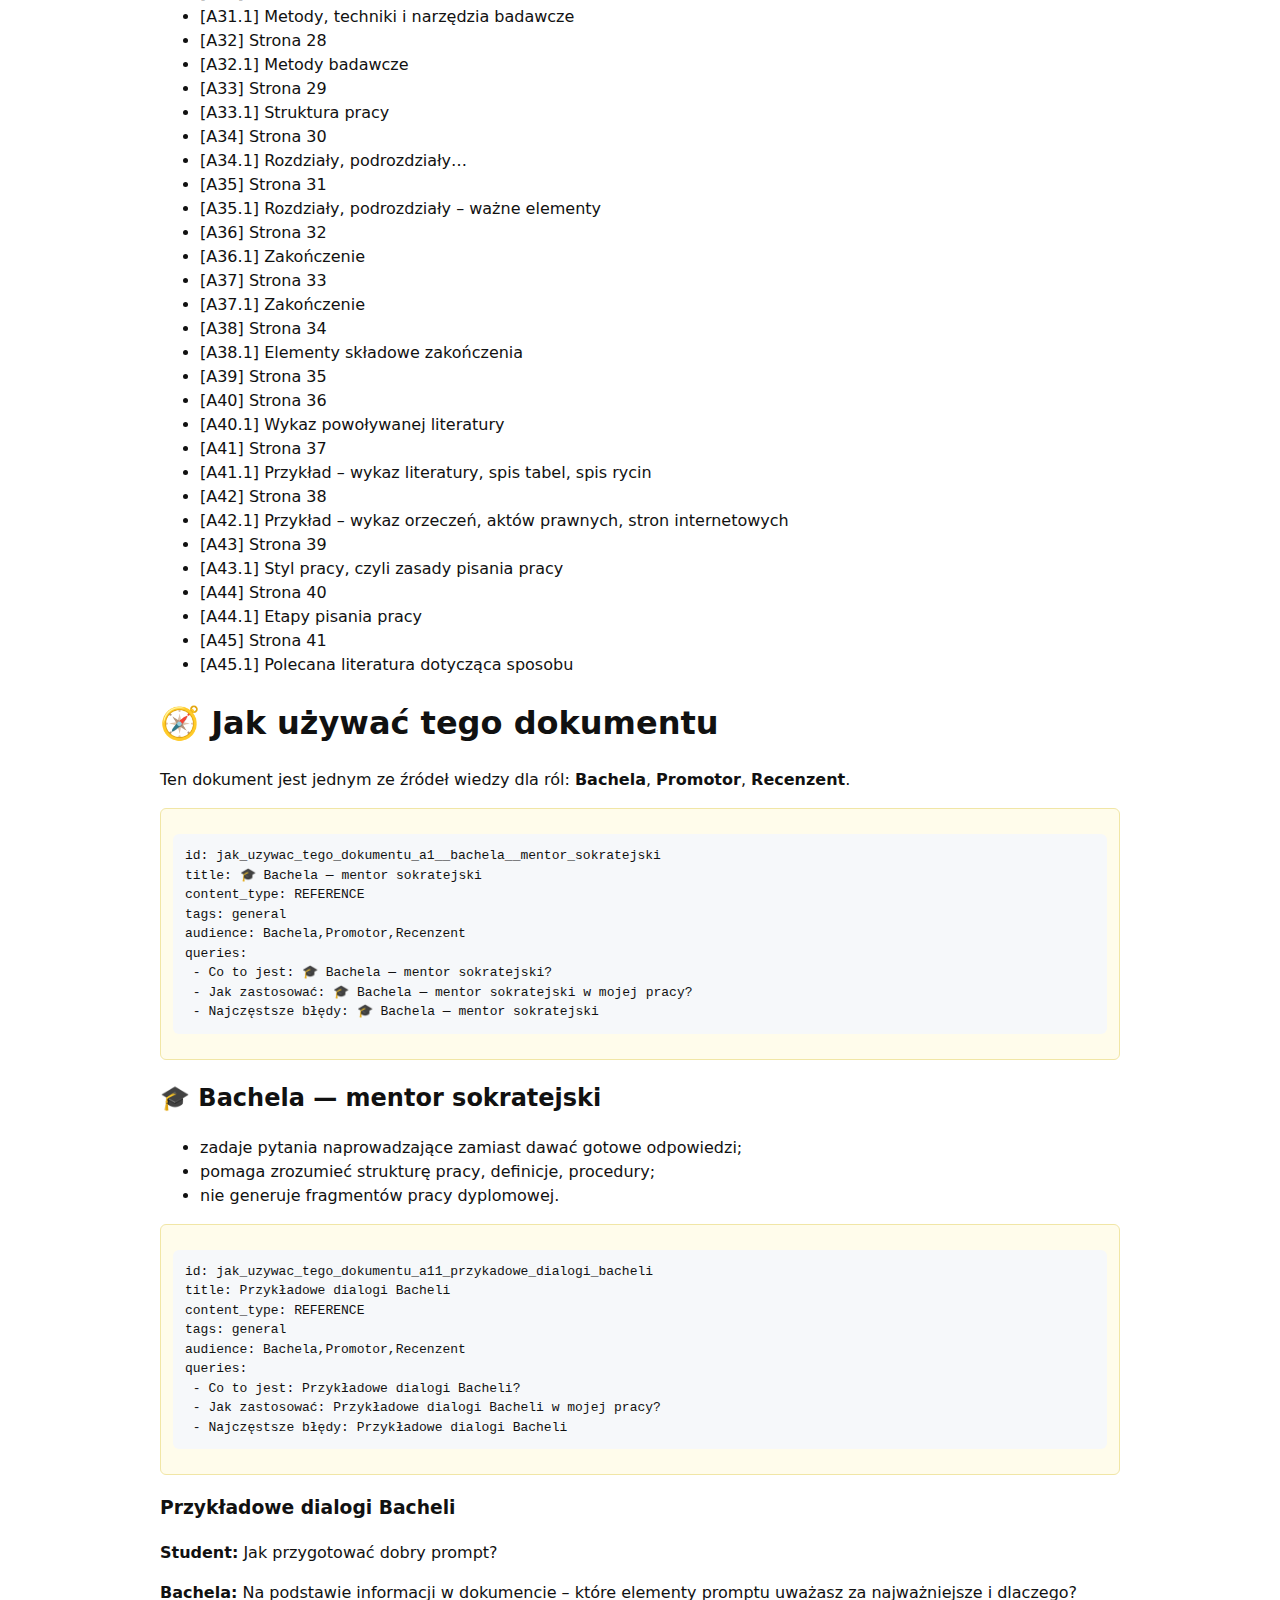
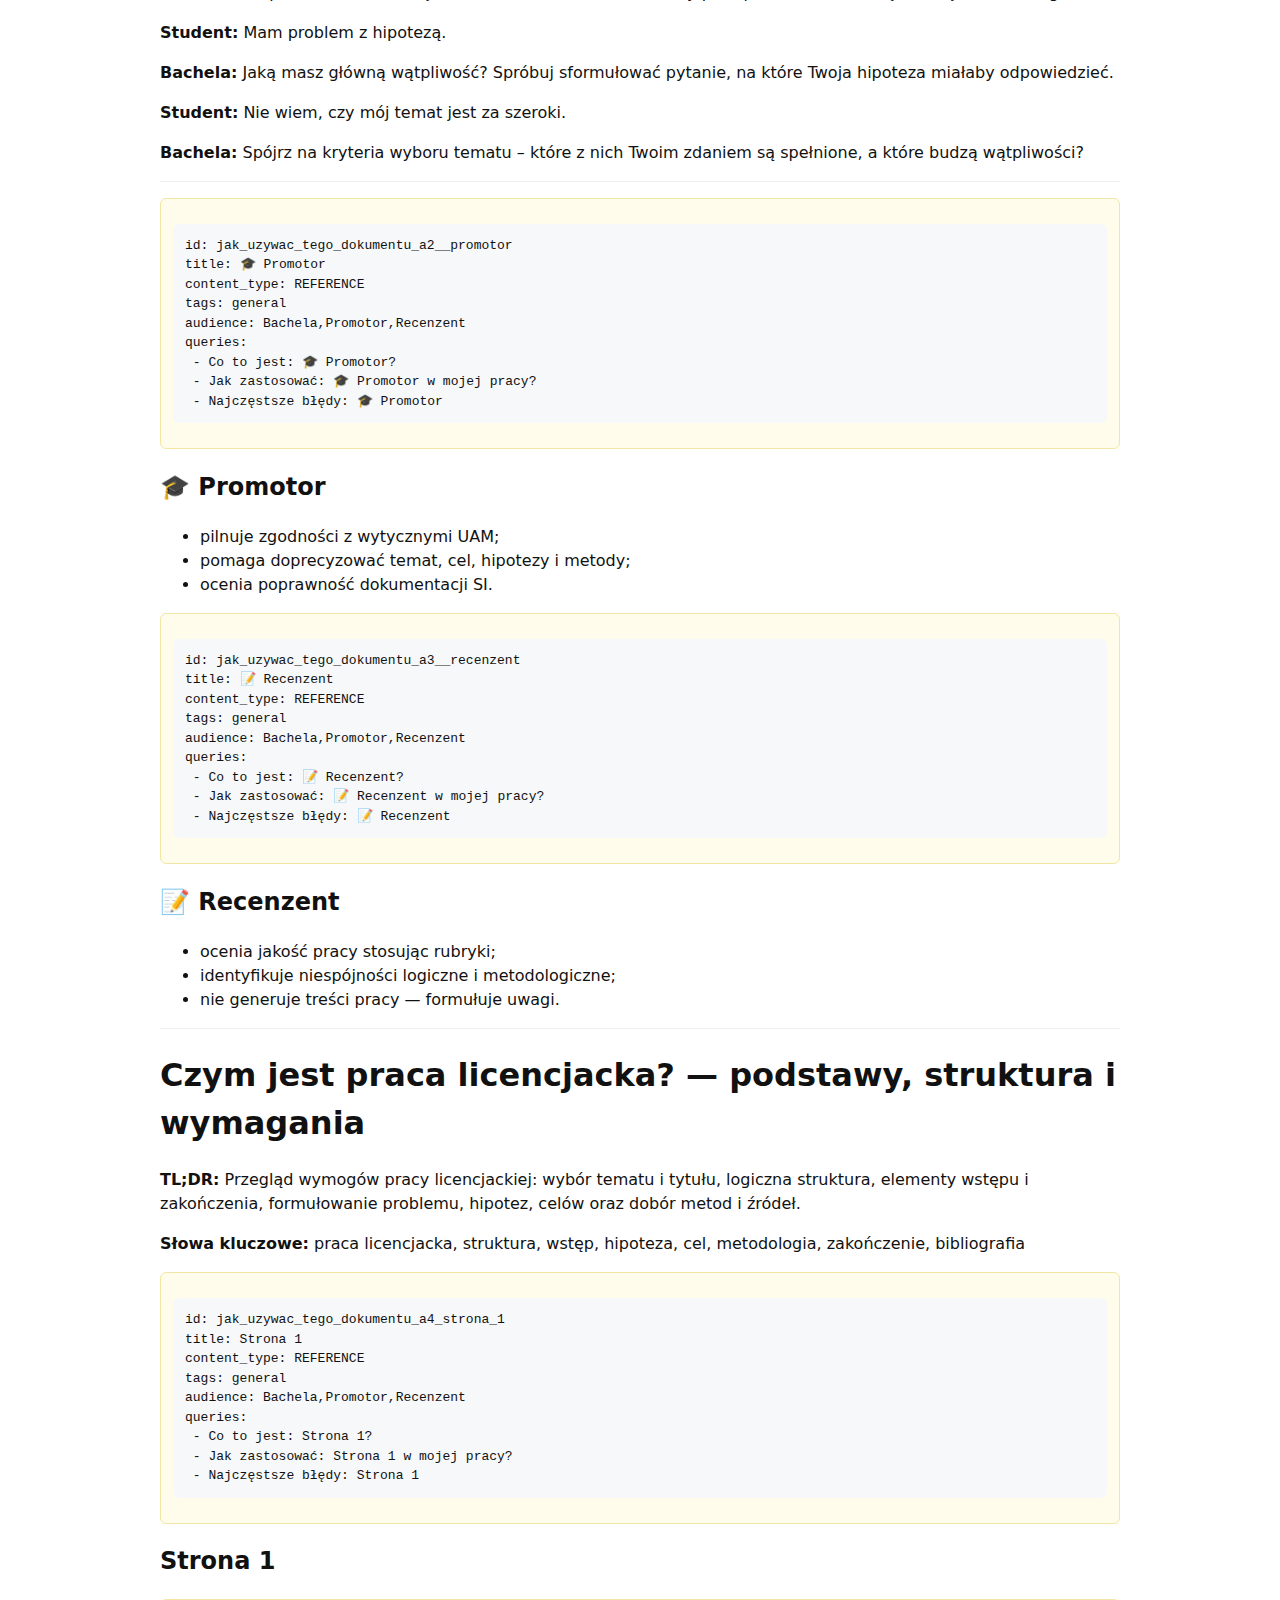
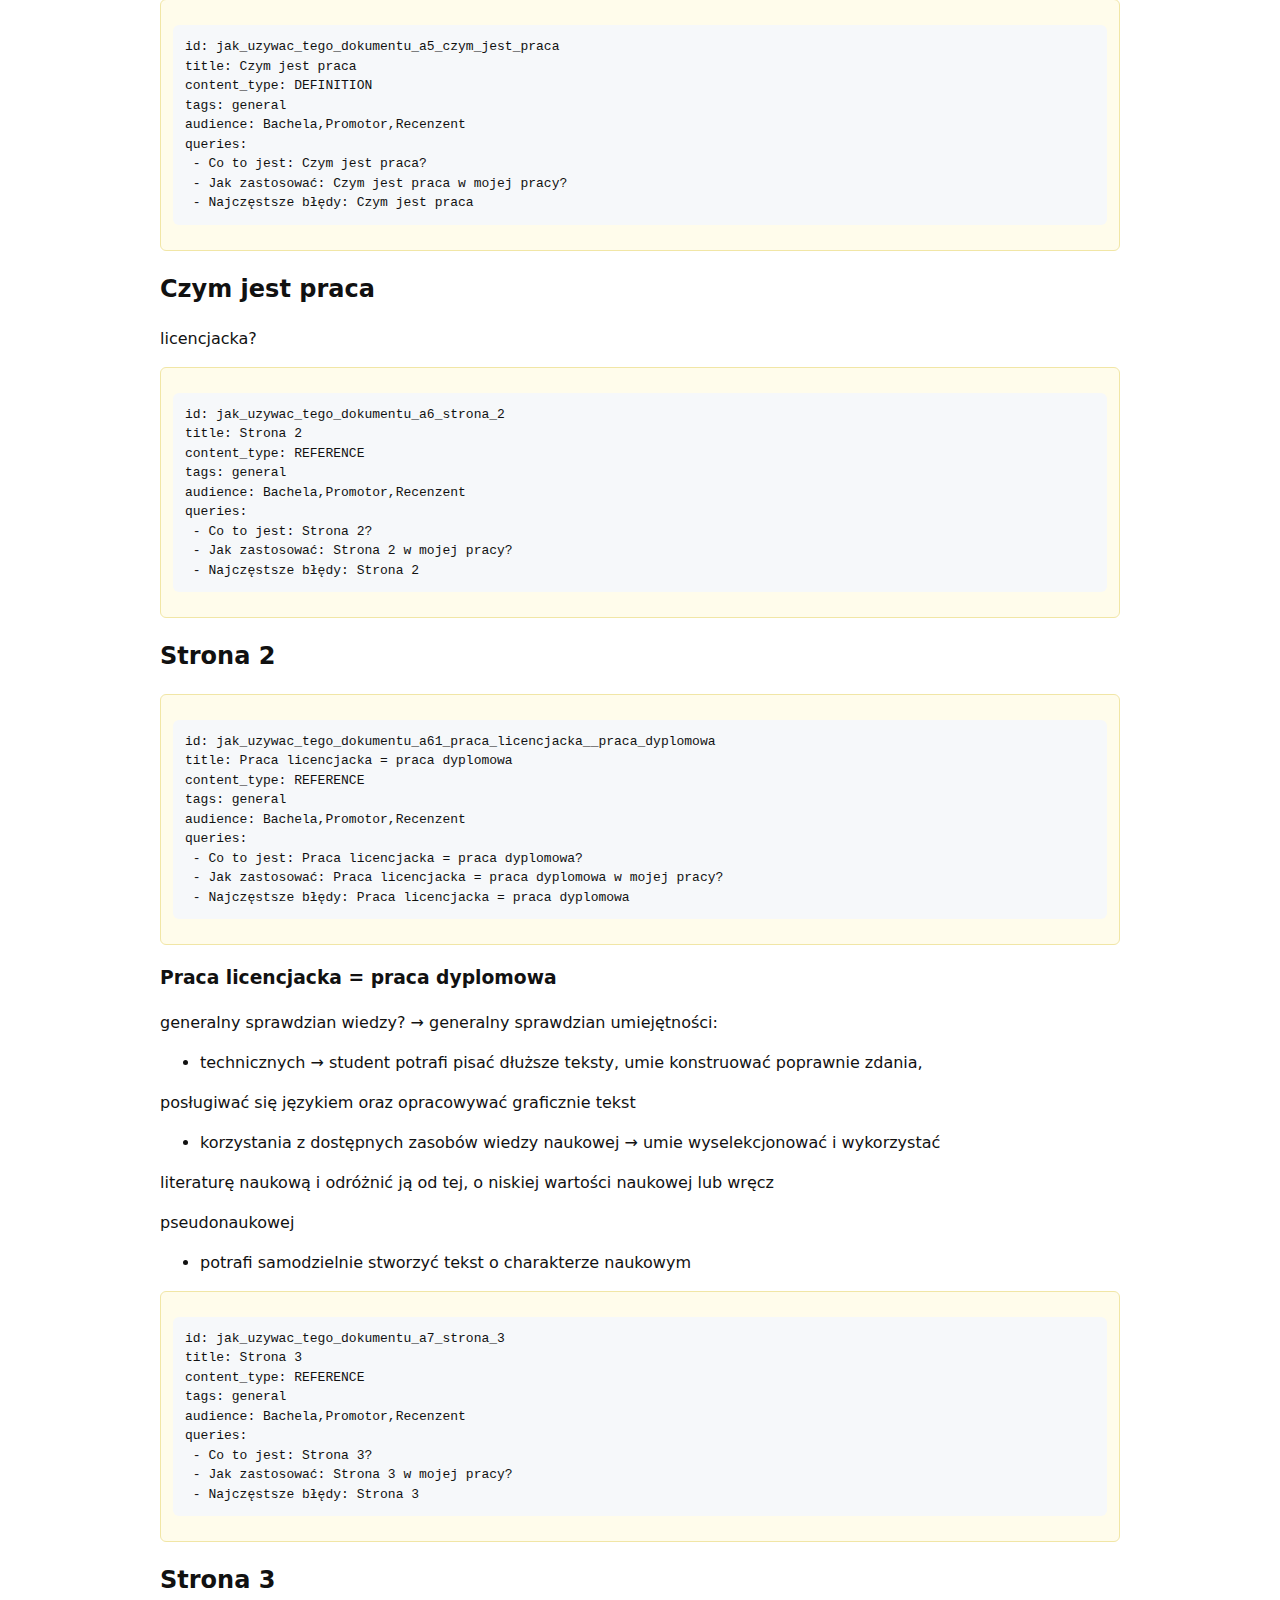
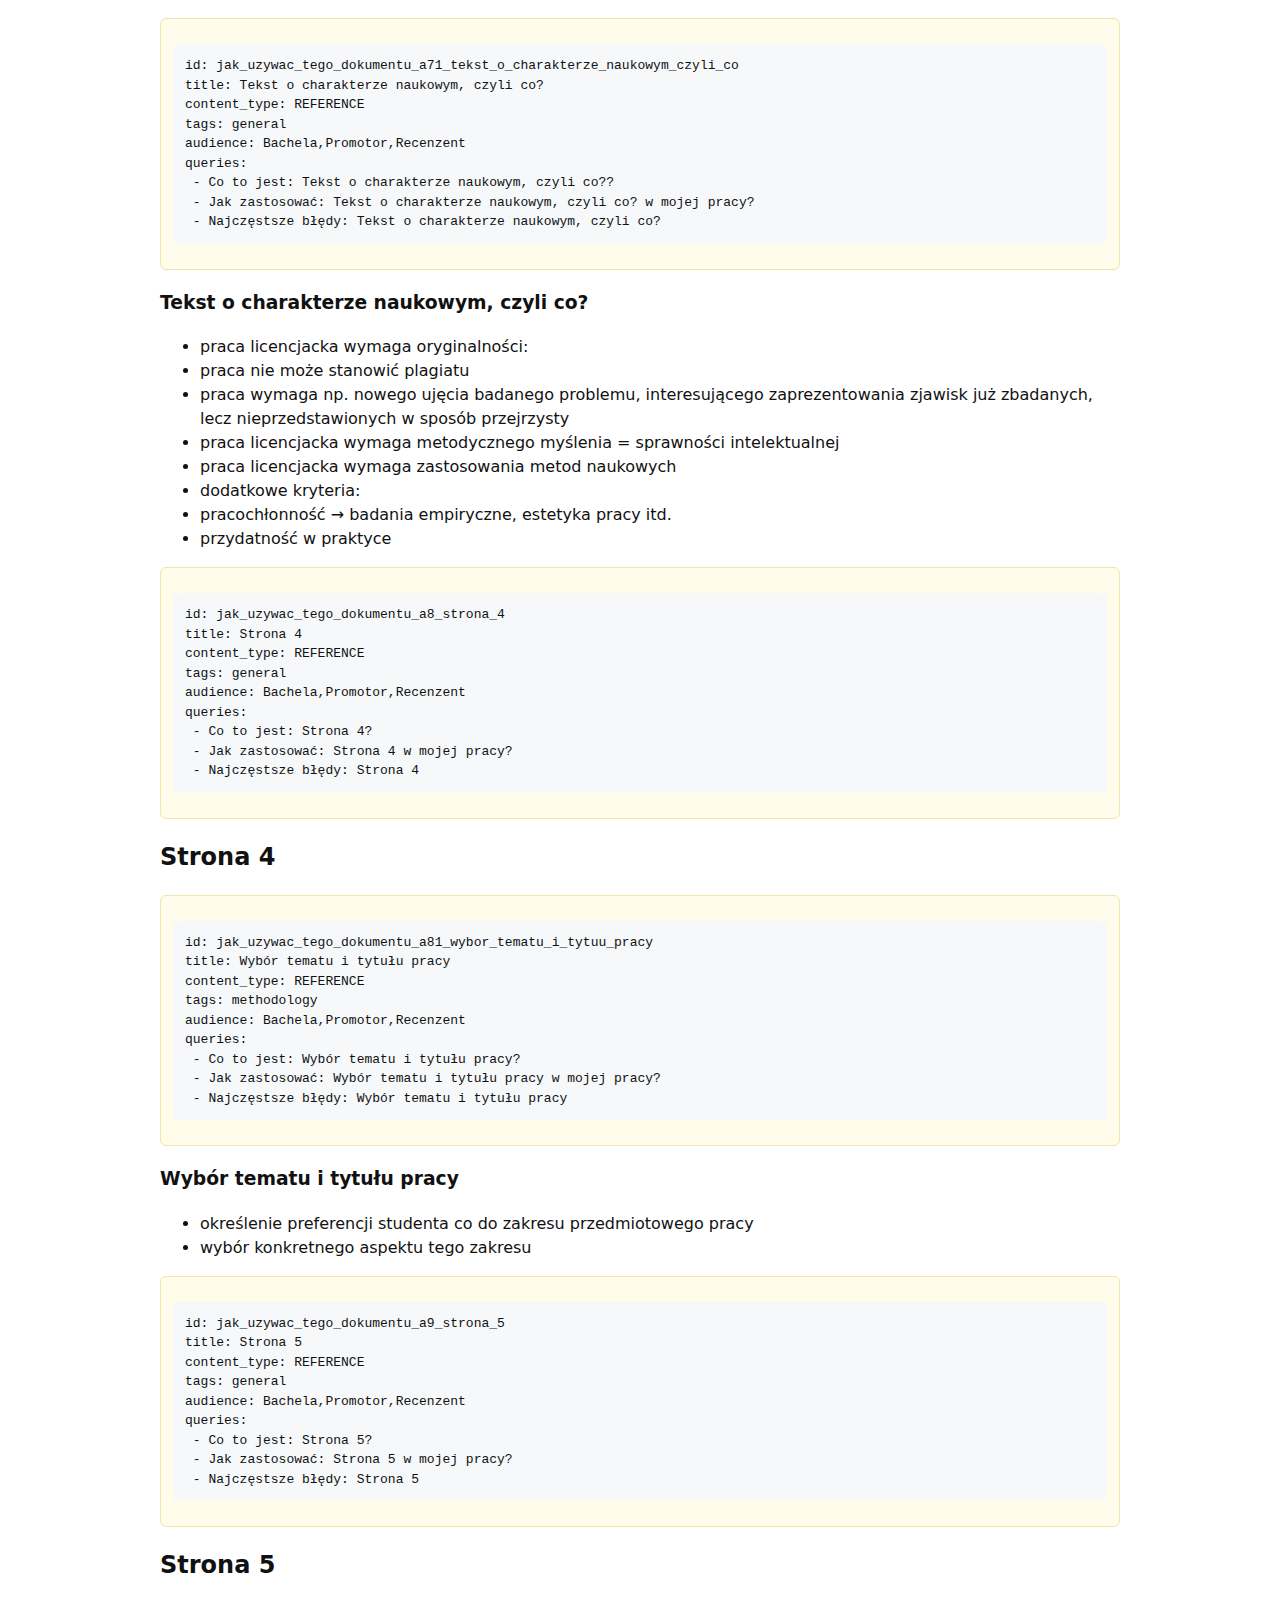
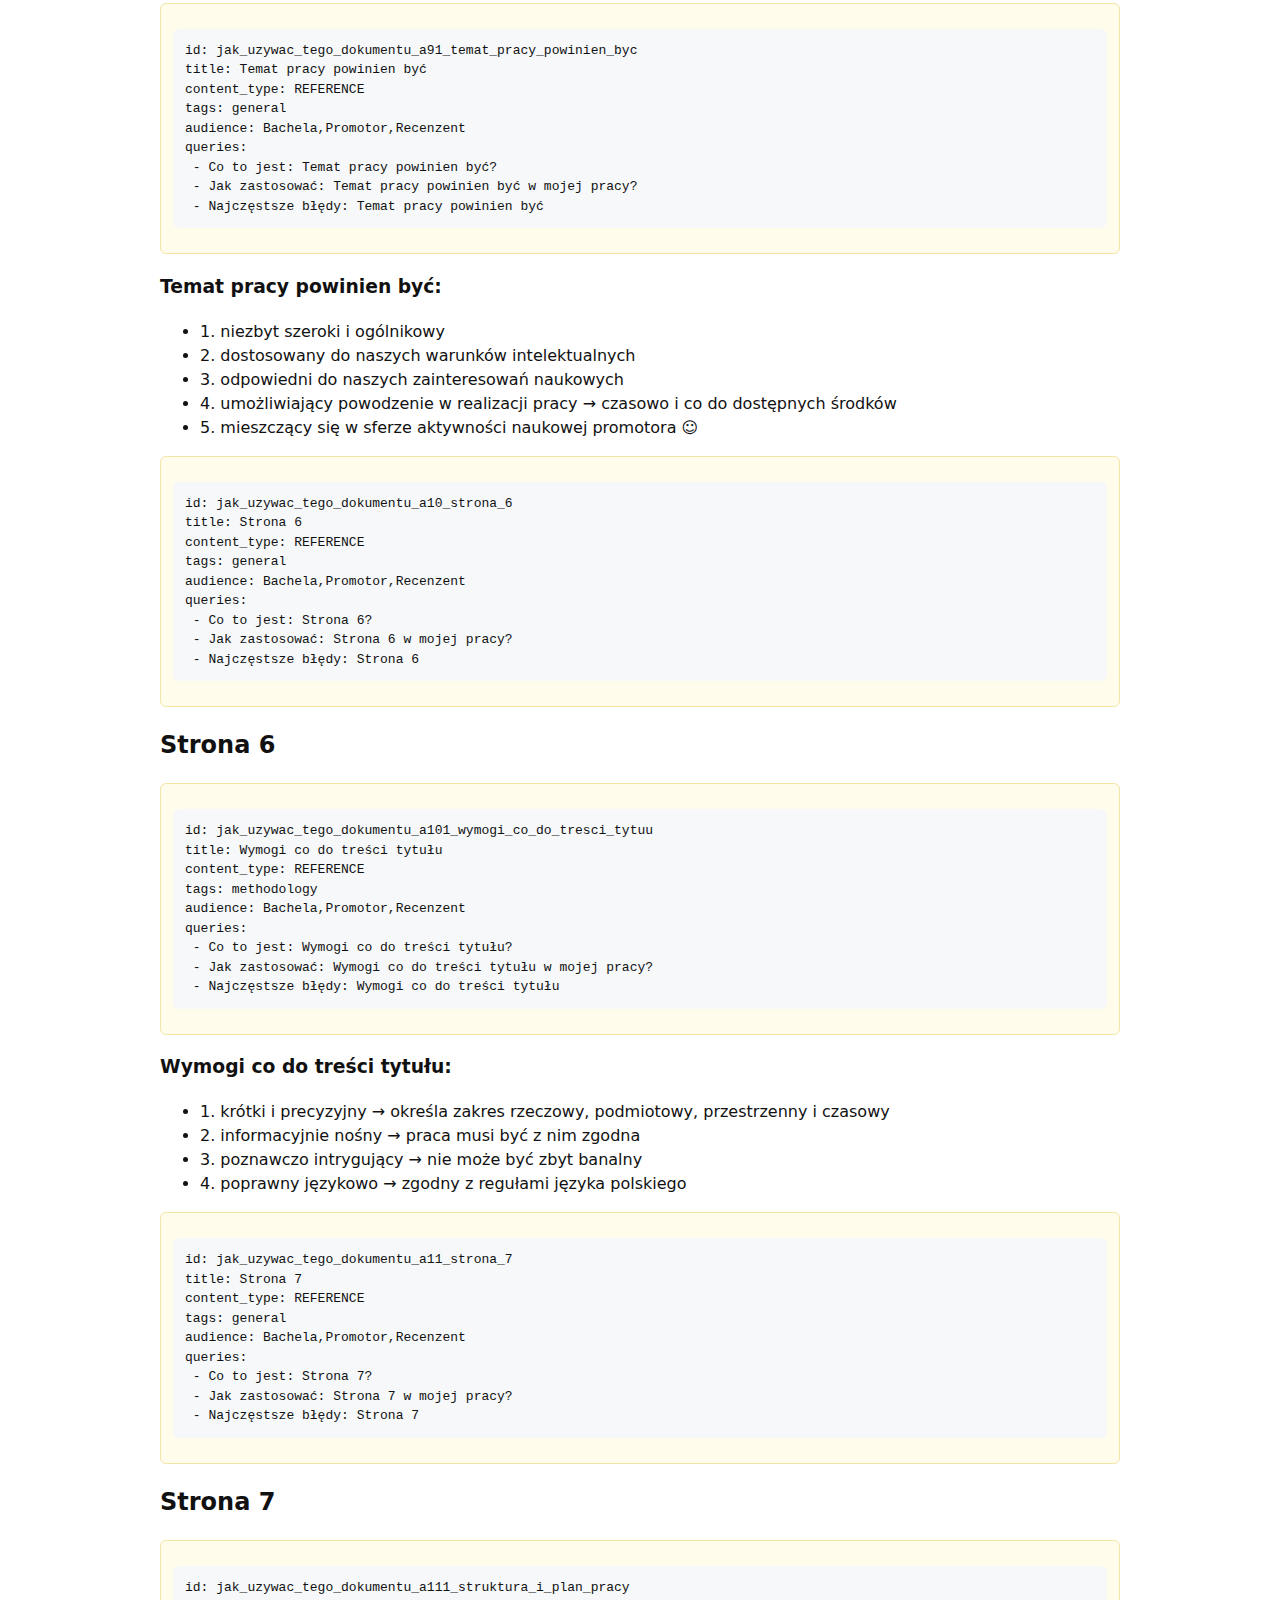
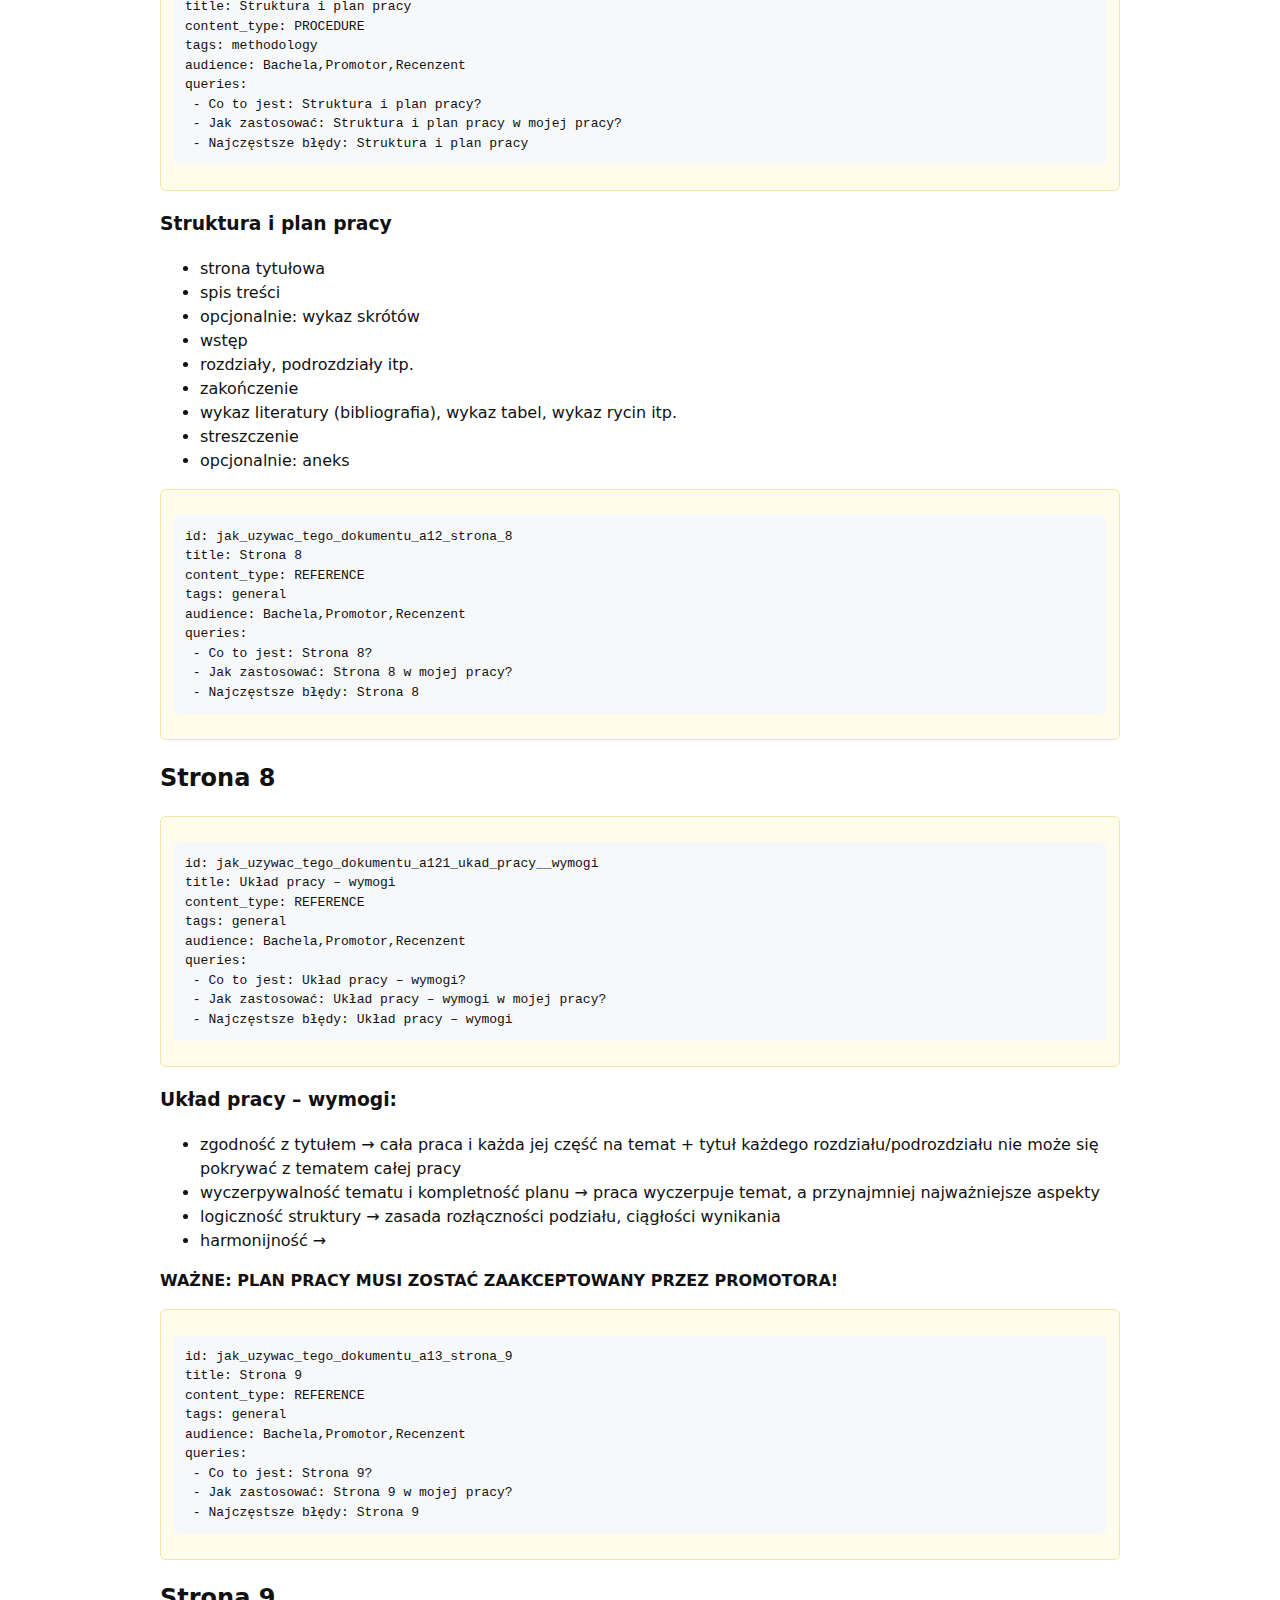
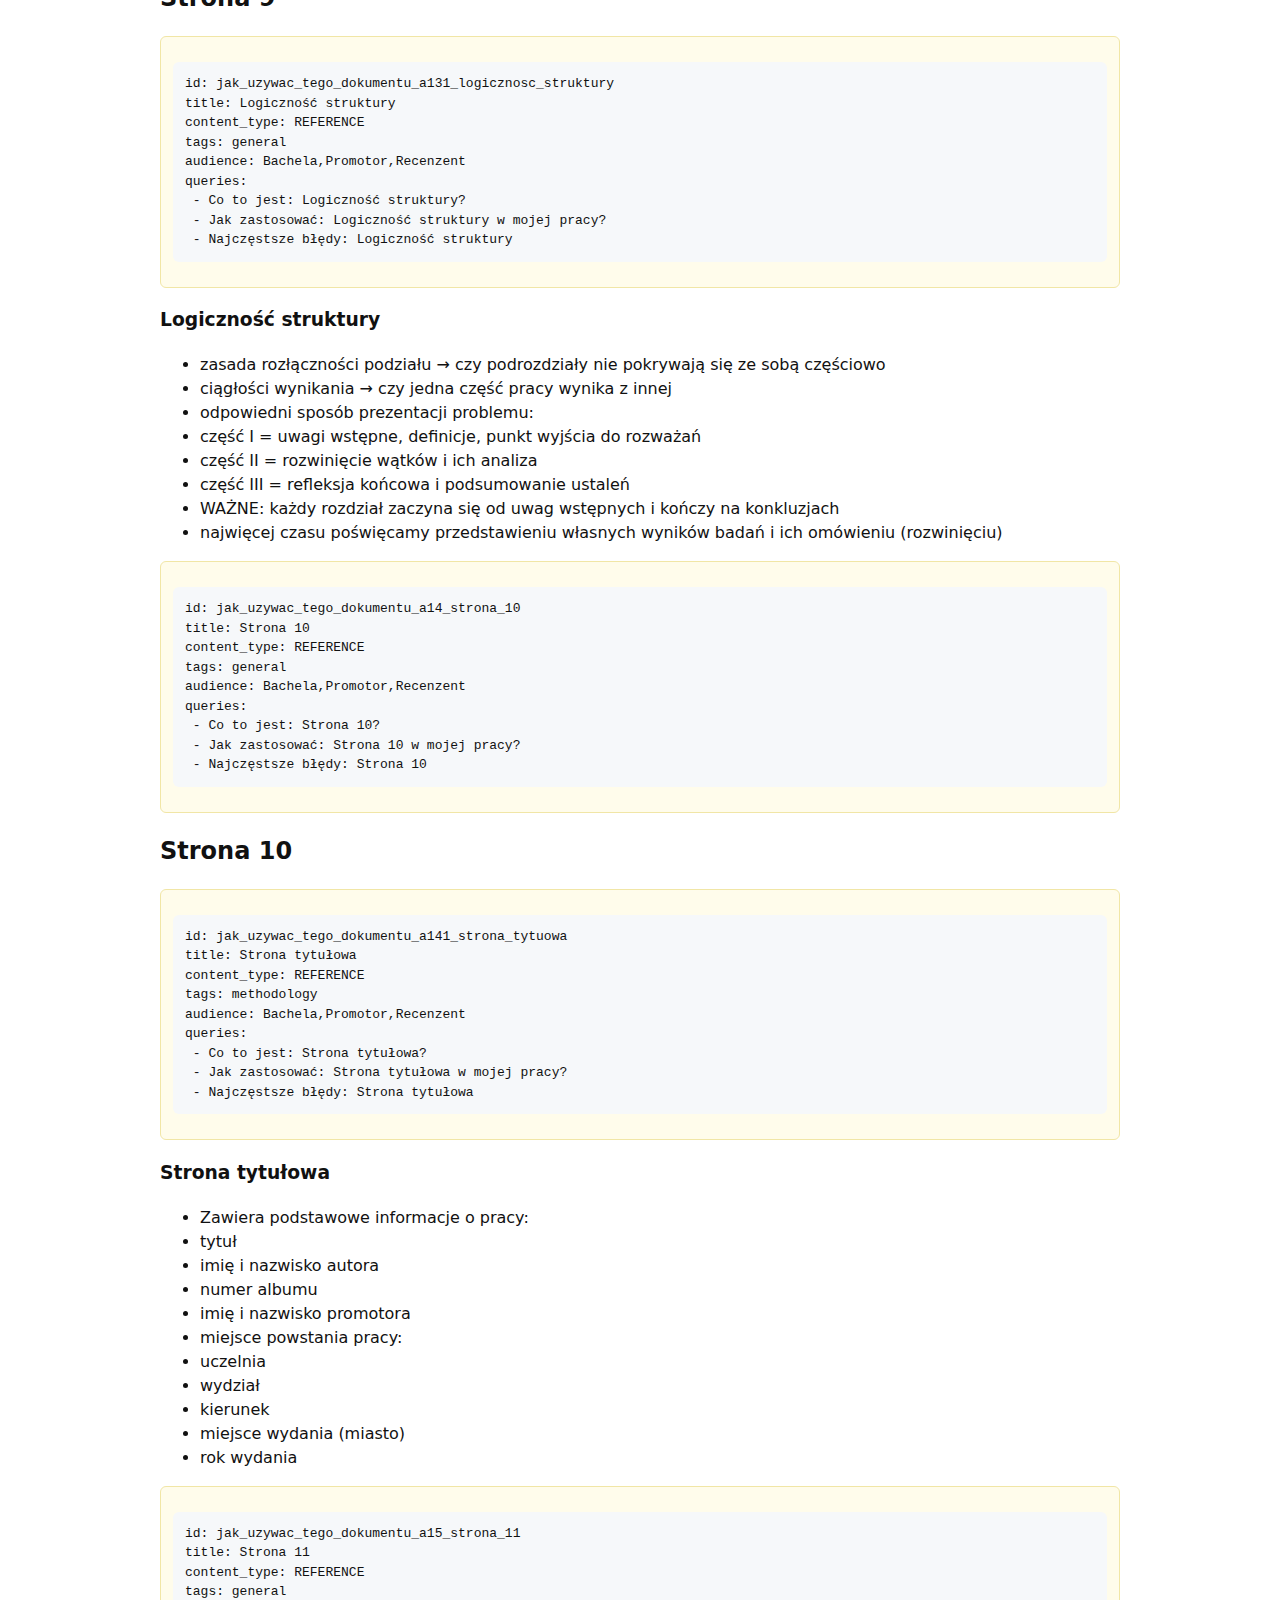
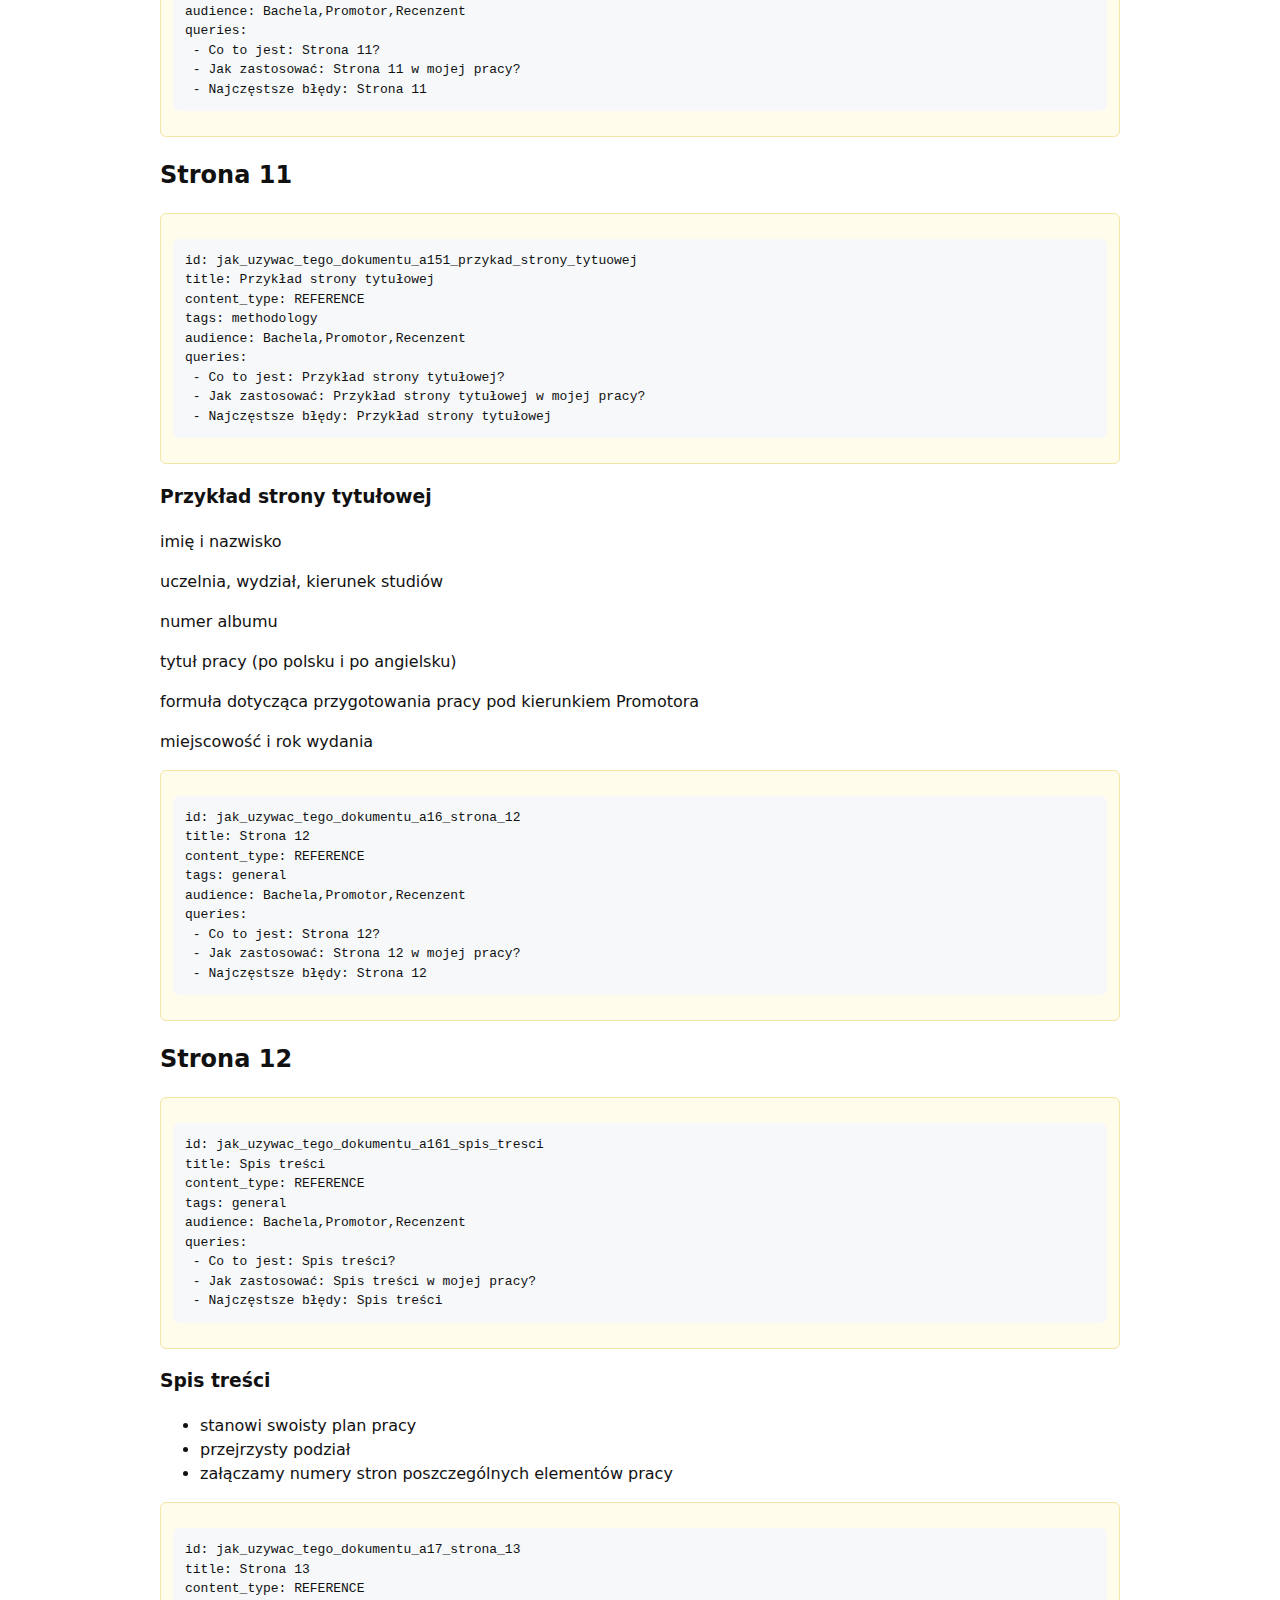
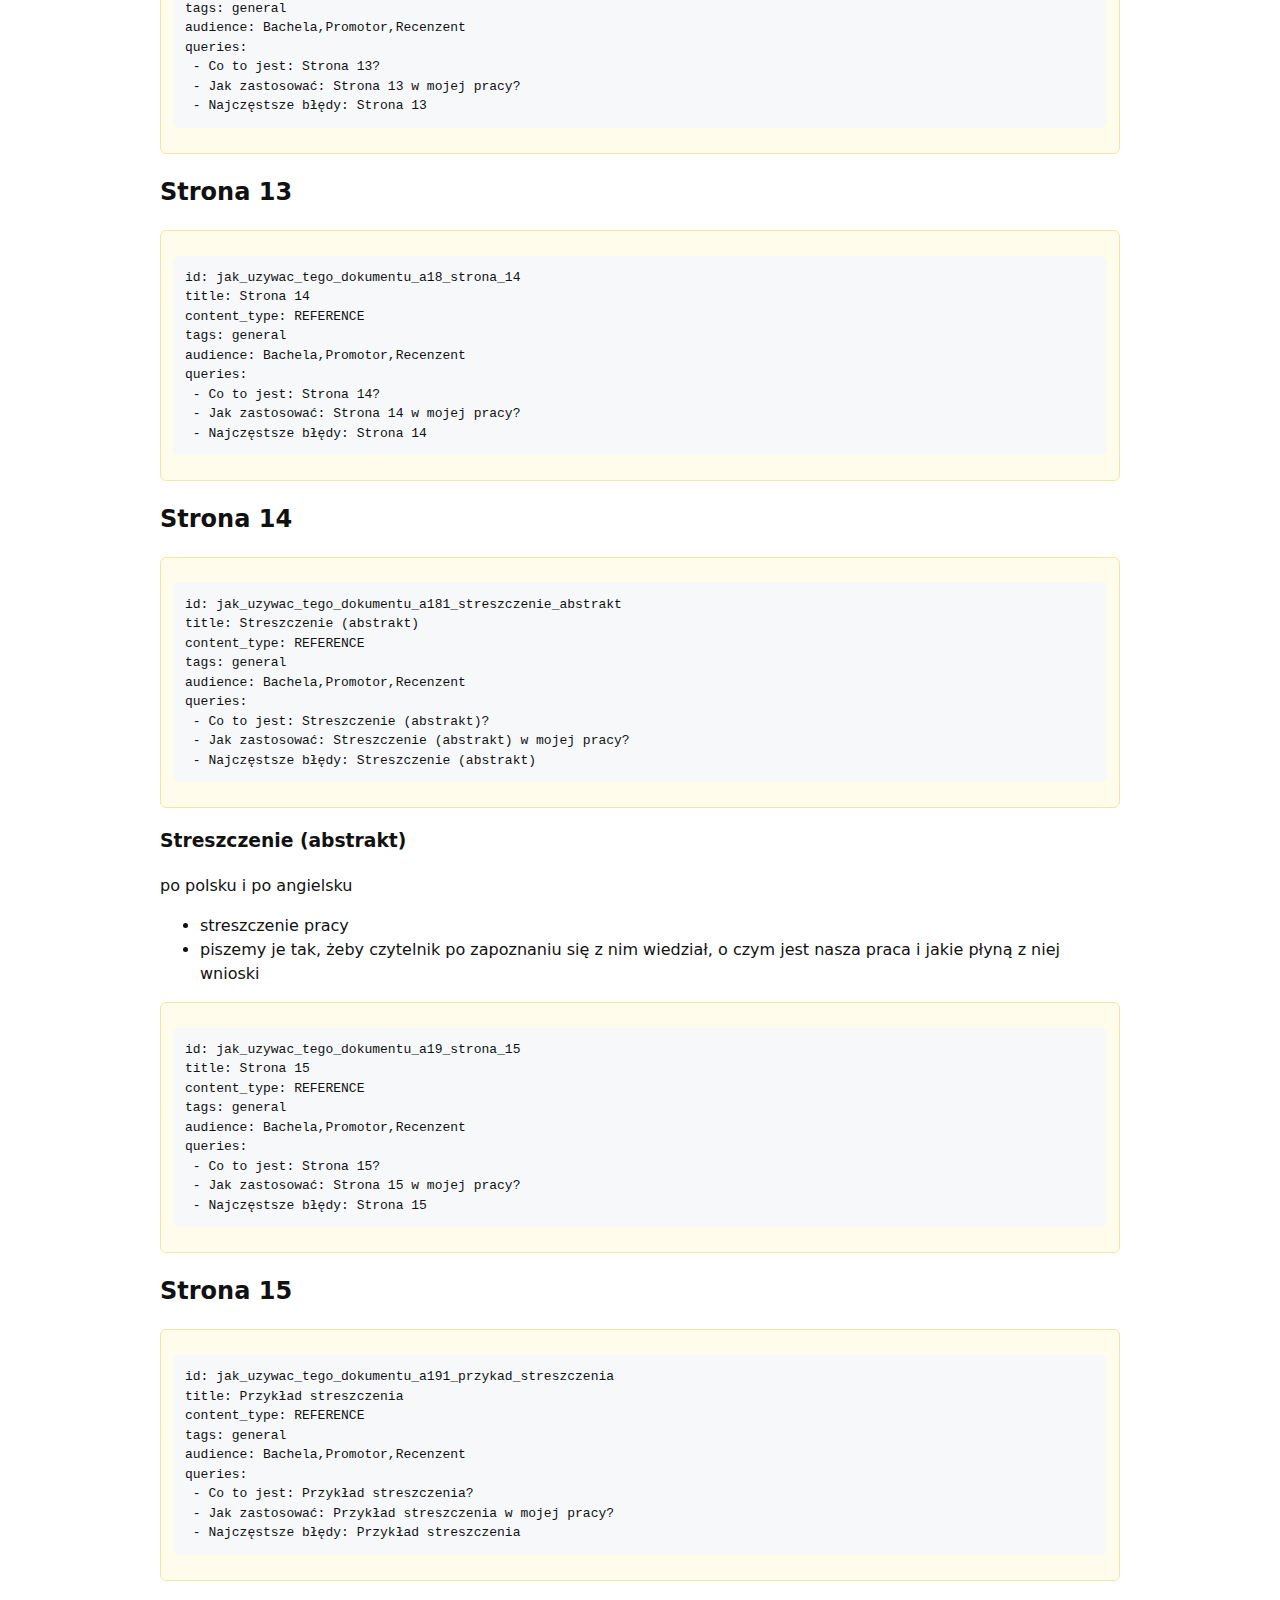
<file: docs/czym_jest_praca_licencjacka%281%29.ab.html>
<!DOCTYPE html>
<html lang="pl">
<head>
<meta charset="utf-8"/>
<meta name="viewport" content="width=device-width,initial-scale=1"/>
<style>
    body{font-family:system-ui,-apple-system,Segoe UI,Roboto,Ubuntu,Cantarell,'Noto Sans',sans-serif;line-height:1.5;padding:24px;max-width:960px;margin:0 auto;color:#111}
    pre{background:#f6f8fa;padding:12px;border-radius:6px;overflow:auto}
    code{background:#f6f8fa;padding:2px 4px;border-radius:4px}
    table{border-collapse:collapse;margin:12px 0;width:100%}
    th,td{border:1px solid #ddd;padding:6px 8px;text-align:left}
    thead th{background:#fafafa}
    .ab-meta,.ab-chunk{background:#fffceb;border:1px solid #f1e6a6;padding:12px;border-radius:6px;margin:12px 0}
    .toc{background:#f8fbff;border:1px solid #dceeff;padding:12px;border-radius:6px}
    h1,h2,h3{scroll-margin-top: 90px}
    .hr{border:none;border-top:1px solid #eee;margin:16px 0}
    </style>
</head>
<body>
<article>
<section class="ab-meta"><pre>title: 🧭 Jak używać tego dokumentu
version: 2026-01-17.ab.v1
audience: Bachela,Promotor,Recenzent
purposes: retrieval,grounding,assessment
notes: Ten dokument został wzmocniony pod Agent Builder (kotwice, chunk meta, FAQ, query targets).</pre></section>

<h2 id="spis_tre_ci_toc_">Spis treści (TOC)</h2>
<ul>
<li>[A1] 🎓 Bachela — mentor sokratejski</li>
<li>[A1.1] Przykładowe dialogi Bacheli</li>
<li>[A2] 🎓 Promotor</li>
<li>[A3] 📝 Recenzent</li>
<li>[A4] Strona 1</li>
<li>[A5] Czym jest praca</li>
<li>[A6] Strona 2</li>
<li>[A6.1] Praca licencjacka = praca dyplomowa</li>
<li>[A7] Strona 3</li>
<li>[A7.1] Tekst o charakterze naukowym, czyli co?</li>
<li>[A8] Strona 4</li>
<li>[A8.1] Wybór tematu i tytułu pracy</li>
<li>[A9] Strona 5</li>
<li>[A9.1] Temat pracy powinien być:</li>
<li>[A10] Strona 6</li>
<li>[A10.1] Wymogi co do treści tytułu:</li>
<li>[A11] Strona 7</li>
<li>[A11.1] Struktura i plan pracy</li>
<li>[A12] Strona 8</li>
<li>[A12.1] Układ pracy – wymogi:</li>
<li>[A13] Strona 9</li>
<li>[A13.1] Logiczność struktury</li>
<li>[A14] Strona 10</li>
<li>[A14.1] Strona tytułowa</li>
<li>[A15] Strona 11</li>
<li>[A15.1] Przykład strony tytułowej</li>
<li>[A16] Strona 12</li>
<li>[A16.1] Spis treści</li>
<li>[A17] Strona 13</li>
<li>[A18] Strona 14</li>
<li>[A18.1] Streszczenie (abstrakt)</li>
<li>[A19] Strona 15</li>
<li>[A19.1] Przykład streszczenia</li>
<li>[A20] Strona 16</li>
<li>[A20.1] Wstęp</li>
<li>[A21] Strona 17</li>
<li>[A21.1] Wstęp</li>
<li>[A22] Strona 18</li>
<li>[A22.1] Elementy składowe wstępu</li>
<li>[A23] Strona 19</li>
<li>[A24] Strona 20</li>
<li>[A24.1] Kwestie ważne dla decyzji o podjęciu tematu</li>
<li>[A25] Strona 21</li>
<li>[A25.1] Motywy i racje podjęcia danego tematu</li>
<li>[A26] Strona 22</li>
<li>[A26.1] Problem badawczy</li>
<li>[A27] Strona 23</li>
<li>[A27.1] Cel pracy</li>
<li>[A28] Strona 24</li>
<li>[A28.1] Hipoteza</li>
<li>[A29] Strona 25</li>
<li>[A29.1] Jak to może wyglądać w praktyce…</li>
<li>[A30] Strona 26</li>
<li>[A30.1] Zakres pracy</li>
<li>[A31] Strona 27</li>
<li>[A31.1] Metody, techniki i narzędzia badawcze</li>
<li>[A32] Strona 28</li>
<li>[A32.1] Metody badawcze</li>
<li>[A33] Strona 29</li>
<li>[A33.1] Struktura pracy</li>
<li>[A34] Strona 30</li>
<li>[A34.1] Rozdziały, podrozdziały…</li>
<li>[A35] Strona 31</li>
<li>[A35.1] Rozdziały, podrozdziały – ważne elementy</li>
<li>[A36] Strona 32</li>
<li>[A36.1] Zakończenie</li>
<li>[A37] Strona 33</li>
<li>[A37.1] Zakończenie</li>
<li>[A38] Strona 34</li>
<li>[A38.1] Elementy składowe zakończenia</li>
<li>[A39] Strona 35</li>
<li>[A40] Strona 36</li>
<li>[A40.1] Wykaz powoływanej literatury</li>
<li>[A41] Strona 37</li>
<li>[A41.1] Przykład – wykaz literatury, spis tabel, spis rycin</li>
<li>[A42] Strona 38</li>
<li>[A42.1] Przykład – wykaz orzeczeń, aktów prawnych, stron internetowych</li>
<li>[A43] Strona 39</li>
<li>[A43.1] Styl pracy, czyli zasady pisania pracy</li>
<li>[A44] Strona 40</li>
<li>[A44.1] Etapy pisania pracy</li>
<li>[A45] Strona 41</li>
<li>[A45.1] Polecana literatura dotycząca sposobu</li>
</ul>


<h1 id="_jak_u_ywa_tego_dokumentu">🧭 Jak używać tego dokumentu</h1>

<p>Ten dokument jest jednym ze źródeł wiedzy dla ról: <strong>Bachela</strong>, <strong>Promotor</strong>, <strong>Recenzent</strong>.</p>

<section class="ab-chunk"><pre>id: jak_uzywac_tego_dokumentu_a1__bachela__mentor_sokratejski
title: 🎓 Bachela — mentor sokratejski
content_type: REFERENCE
tags: general
audience: Bachela,Promotor,Recenzent
queries:
 - Co to jest: 🎓 Bachela — mentor sokratejski?
 - Jak zastosować: 🎓 Bachela — mentor sokratejski w mojej pracy?
 - Najczęstsze błędy: 🎓 Bachela — mentor sokratejski</pre></section>

<h2 id="a1__bachela_mentor_sokratejski">🎓 Bachela — mentor sokratejski</h2>
<ul>
<li>zadaje pytania naprowadzające zamiast dawać gotowe odpowiedzi;</li>
<li>pomaga zrozumieć strukturę pracy, definicje, procedury;</li>
<li>nie generuje fragmentów pracy dyplomowej.</li>
</ul>

<section class="ab-chunk"><pre>id: jak_uzywac_tego_dokumentu_a11_przykadowe_dialogi_bacheli
title: Przykładowe dialogi Bacheli
content_type: REFERENCE
tags: general
audience: Bachela,Promotor,Recenzent
queries:
 - Co to jest: Przykładowe dialogi Bacheli?
 - Jak zastosować: Przykładowe dialogi Bacheli w mojej pracy?
 - Najczęstsze błędy: Przykładowe dialogi Bacheli</pre></section>

<h3 id="a1_1_przyk_adowe_dialogi_bacheli">Przykładowe dialogi Bacheli</h3>
<p><strong>Student:</strong> Jak przygotować dobry prompt?</p>
<p><strong>Bachela:</strong> Na podstawie informacji w dokumencie – które elementy promptu uważasz za najważniejsze i dlaczego?</p>

<p><strong>Student:</strong> Mam problem z hipotezą.</p>
<p><strong>Bachela:</strong> Jaką masz główną wątpliwość? Spróbuj sformułować pytanie, na które Twoja hipoteza miałaby odpowiedzieć.</p>

<p><strong>Student:</strong> Nie wiem, czy mój temat jest za szeroki.</p>
<p><strong>Bachela:</strong> Spójrz na kryteria wyboru tematu – które z nich Twoim zdaniem są spełnione, a które budzą wątpliwości?</p>

<hr class="hr"/>

<section class="ab-chunk"><pre>id: jak_uzywac_tego_dokumentu_a2__promotor
title: 🎓 Promotor
content_type: REFERENCE
tags: general
audience: Bachela,Promotor,Recenzent
queries:
 - Co to jest: 🎓 Promotor?
 - Jak zastosować: 🎓 Promotor w mojej pracy?
 - Najczęstsze błędy: 🎓 Promotor</pre></section>

<h2 id="a2__promotor">🎓 Promotor</h2>
<ul>
<li>pilnuje zgodności z wytycznymi UAM;</li>
<li>pomaga doprecyzować temat, cel, hipotezy i metody;</li>
<li>ocenia poprawność dokumentacji SI.</li>
</ul>

<section class="ab-chunk"><pre>id: jak_uzywac_tego_dokumentu_a3__recenzent
title: 📝 Recenzent
content_type: REFERENCE
tags: general
audience: Bachela,Promotor,Recenzent
queries:
 - Co to jest: 📝 Recenzent?
 - Jak zastosować: 📝 Recenzent w mojej pracy?
 - Najczęstsze błędy: 📝 Recenzent</pre></section>

<h2 id="a3__recenzent">📝 Recenzent</h2>
<ul>
<li>ocenia jakość pracy stosując rubryki;</li>
<li>identyfikuje niespójności logiczne i metodologiczne;</li>
<li>nie generuje treści pracy — formułuje uwagi.</li>
</ul>

<hr class="hr"/>

<h1 id="czym_jest_praca_licencjacka_podstawy_struktura_i_wymagania">Czym jest praca licencjacka? — podstawy, struktura i wymagania</h1>

<p><strong>TL;DR:</strong> Przegląd wymogów pracy licencjackiej: wybór tematu i tytułu, logiczna struktura, elementy wstępu i zakończenia, formułowanie problemu, hipotez, celów oraz dobór metod i źródeł.</p>

<p><strong>Słowa kluczowe:</strong> praca licencjacka, struktura, wstęp, hipoteza, cel, metodologia, zakończenie, bibliografia</p>

<section class="ab-chunk"><pre>id: jak_uzywac_tego_dokumentu_a4_strona_1
title: Strona 1
content_type: REFERENCE
tags: general
audience: Bachela,Promotor,Recenzent
queries:
 - Co to jest: Strona 1?
 - Jak zastosować: Strona 1 w mojej pracy?
 - Najczęstsze błędy: Strona 1</pre></section>

<h2 id="a4_strona_1">Strona 1</h2>

<section class="ab-chunk"><pre>id: jak_uzywac_tego_dokumentu_a5_czym_jest_praca
title: Czym jest praca
content_type: DEFINITION
tags: general
audience: Bachela,Promotor,Recenzent
queries:
 - Co to jest: Czym jest praca?
 - Jak zastosować: Czym jest praca w mojej pracy?
 - Najczęstsze błędy: Czym jest praca</pre></section>

<h2 id="a5_czym_jest_praca">Czym jest praca</h2>
<p>licencjacka?</p>

<section class="ab-chunk"><pre>id: jak_uzywac_tego_dokumentu_a6_strona_2
title: Strona 2
content_type: REFERENCE
tags: general
audience: Bachela,Promotor,Recenzent
queries:
 - Co to jest: Strona 2?
 - Jak zastosować: Strona 2 w mojej pracy?
 - Najczęstsze błędy: Strona 2</pre></section>

<h2 id="a6_strona_2">Strona 2</h2>

<section class="ab-chunk"><pre>id: jak_uzywac_tego_dokumentu_a61_praca_licencjacka__praca_dyplomowa
title: Praca licencjacka = praca dyplomowa
content_type: REFERENCE
tags: general
audience: Bachela,Promotor,Recenzent
queries:
 - Co to jest: Praca licencjacka = praca dyplomowa?
 - Jak zastosować: Praca licencjacka = praca dyplomowa w mojej pracy?
 - Najczęstsze błędy: Praca licencjacka = praca dyplomowa</pre></section>

<h3 id="a6_1_praca_licencjacka_praca_dyplomowa">Praca licencjacka = praca dyplomowa</h3>

<p>generalny sprawdzian wiedzy? → generalny sprawdzian umiejętności:</p>
<ul>
<li>technicznych → student potrafi pisać dłuższe teksty, umie konstruować poprawnie zdania,</li>
</ul>
<p>posługiwać się językiem oraz opracowywać graficznie tekst</p>
<ul>
<li>korzystania z dostępnych zasobów wiedzy naukowej → umie wyselekcjonować i wykorzystać</li>
</ul>
<p>literaturę naukową i odróżnić ją od tej, o niskiej wartości naukowej lub wręcz</p>
<p>pseudonaukowej</p>
<ul>
<li>potrafi samodzielnie stworzyć tekst o charakterze naukowym</li>
</ul>

<section class="ab-chunk"><pre>id: jak_uzywac_tego_dokumentu_a7_strona_3
title: Strona 3
content_type: REFERENCE
tags: general
audience: Bachela,Promotor,Recenzent
queries:
 - Co to jest: Strona 3?
 - Jak zastosować: Strona 3 w mojej pracy?
 - Najczęstsze błędy: Strona 3</pre></section>

<h2 id="a7_strona_3">Strona 3</h2>

<section class="ab-chunk"><pre>id: jak_uzywac_tego_dokumentu_a71_tekst_o_charakterze_naukowym_czyli_co
title: Tekst o charakterze naukowym, czyli co?
content_type: REFERENCE
tags: general
audience: Bachela,Promotor,Recenzent
queries:
 - Co to jest: Tekst o charakterze naukowym, czyli co??
 - Jak zastosować: Tekst o charakterze naukowym, czyli co? w mojej pracy?
 - Najczęstsze błędy: Tekst o charakterze naukowym, czyli co?</pre></section>

<h3 id="a7_1_tekst_o_charakterze_naukowym_czyli_co_">Tekst o charakterze naukowym, czyli co?</h3>
<ul>
<li>praca licencjacka wymaga oryginalności:</li>
<li>praca nie może stanowić plagiatu</li>
<li>praca wymaga np. nowego ujęcia badanego problemu, interesującego zaprezentowania zjawisk już zbadanych, lecz nieprzedstawionych w sposób przejrzysty</li>
<li>praca licencjacka wymaga metodycznego myślenia = sprawności intelektualnej</li>
<li>praca licencjacka wymaga zastosowania metod naukowych</li>
<li>dodatkowe kryteria:</li>
<li>pracochłonność → badania empiryczne, estetyka pracy itd.</li>
<li>przydatność w praktyce</li>
</ul>

<section class="ab-chunk"><pre>id: jak_uzywac_tego_dokumentu_a8_strona_4
title: Strona 4
content_type: REFERENCE
tags: general
audience: Bachela,Promotor,Recenzent
queries:
 - Co to jest: Strona 4?
 - Jak zastosować: Strona 4 w mojej pracy?
 - Najczęstsze błędy: Strona 4</pre></section>

<h2 id="a8_strona_4">Strona 4</h2>

<section class="ab-chunk"><pre>id: jak_uzywac_tego_dokumentu_a81_wybor_tematu_i_tytuu_pracy
title: Wybór tematu i tytułu pracy
content_type: REFERENCE
tags: methodology
audience: Bachela,Promotor,Recenzent
queries:
 - Co to jest: Wybór tematu i tytułu pracy?
 - Jak zastosować: Wybór tematu i tytułu pracy w mojej pracy?
 - Najczęstsze błędy: Wybór tematu i tytułu pracy</pre></section>

<h3 id="a8_1_wyb_r_tematu_i_tytu_u_pracy">Wybór tematu i tytułu pracy</h3>
<ul>
<li>określenie preferencji studenta co do zakresu przedmiotowego pracy</li>
<li>wybór konkretnego aspektu tego zakresu</li>
</ul>

<section class="ab-chunk"><pre>id: jak_uzywac_tego_dokumentu_a9_strona_5
title: Strona 5
content_type: REFERENCE
tags: general
audience: Bachela,Promotor,Recenzent
queries:
 - Co to jest: Strona 5?
 - Jak zastosować: Strona 5 w mojej pracy?
 - Najczęstsze błędy: Strona 5</pre></section>

<h2 id="a9_strona_5">Strona 5</h2>

<section class="ab-chunk"><pre>id: jak_uzywac_tego_dokumentu_a91_temat_pracy_powinien_byc
title: Temat pracy powinien być
content_type: REFERENCE
tags: general
audience: Bachela,Promotor,Recenzent
queries:
 - Co to jest: Temat pracy powinien być?
 - Jak zastosować: Temat pracy powinien być w mojej pracy?
 - Najczęstsze błędy: Temat pracy powinien być</pre></section>

<h3 id="a9_1_temat_pracy_powinien_by_">Temat pracy powinien być:</h3>
<ul>
<li>1. niezbyt szeroki i ogólnikowy</li>
<li>2. dostosowany do naszych warunków intelektualnych</li>
<li>3. odpowiedni do naszych zainteresowań naukowych</li>
<li>4. umożliwiający powodzenie w realizacji pracy → czasowo i co do dostępnych środków</li>
<li>5. mieszczący się w sferze aktywności naukowej promotora ☺</li>
</ul>

<section class="ab-chunk"><pre>id: jak_uzywac_tego_dokumentu_a10_strona_6
title: Strona 6
content_type: REFERENCE
tags: general
audience: Bachela,Promotor,Recenzent
queries:
 - Co to jest: Strona 6?
 - Jak zastosować: Strona 6 w mojej pracy?
 - Najczęstsze błędy: Strona 6</pre></section>

<h2 id="a10_strona_6">Strona 6</h2>

<section class="ab-chunk"><pre>id: jak_uzywac_tego_dokumentu_a101_wymogi_co_do_tresci_tytuu
title: Wymogi co do treści tytułu
content_type: REFERENCE
tags: methodology
audience: Bachela,Promotor,Recenzent
queries:
 - Co to jest: Wymogi co do treści tytułu?
 - Jak zastosować: Wymogi co do treści tytułu w mojej pracy?
 - Najczęstsze błędy: Wymogi co do treści tytułu</pre></section>

<h3 id="a10_1_wymogi_co_do_tre_ci_tytu_u_">Wymogi co do treści tytułu:</h3>
<ul>
<li>1. krótki i precyzyjny → określa zakres rzeczowy, podmiotowy, przestrzenny i czasowy</li>
<li>2. informacyjnie nośny → praca musi być z nim zgodna</li>
<li>3. poznawczo intrygujący → nie może być zbyt banalny</li>
<li>4. poprawny językowo → zgodny z regułami języka polskiego</li>
</ul>

<section class="ab-chunk"><pre>id: jak_uzywac_tego_dokumentu_a11_strona_7
title: Strona 7
content_type: REFERENCE
tags: general
audience: Bachela,Promotor,Recenzent
queries:
 - Co to jest: Strona 7?
 - Jak zastosować: Strona 7 w mojej pracy?
 - Najczęstsze błędy: Strona 7</pre></section>

<h2 id="a11_strona_7">Strona 7</h2>

<section class="ab-chunk"><pre>id: jak_uzywac_tego_dokumentu_a111_struktura_i_plan_pracy
title: Struktura i plan pracy
content_type: PROCEDURE
tags: methodology
audience: Bachela,Promotor,Recenzent
queries:
 - Co to jest: Struktura i plan pracy?
 - Jak zastosować: Struktura i plan pracy w mojej pracy?
 - Najczęstsze błędy: Struktura i plan pracy</pre></section>

<h3 id="a11_1_struktura_i_plan_pracy">Struktura i plan pracy</h3>
<ul>
<li>strona tytułowa</li>
<li>spis treści</li>
<li>opcjonalnie: wykaz skrótów</li>
<li>wstęp</li>
<li>rozdziały, podrozdziały itp.</li>
<li>zakończenie</li>
<li>wykaz literatury (bibliografia), wykaz tabel, wykaz rycin itp.</li>
<li>streszczenie</li>
<li>opcjonalnie: aneks</li>
</ul>

<section class="ab-chunk"><pre>id: jak_uzywac_tego_dokumentu_a12_strona_8
title: Strona 8
content_type: REFERENCE
tags: general
audience: Bachela,Promotor,Recenzent
queries:
 - Co to jest: Strona 8?
 - Jak zastosować: Strona 8 w mojej pracy?
 - Najczęstsze błędy: Strona 8</pre></section>

<h2 id="a12_strona_8">Strona 8</h2>

<section class="ab-chunk"><pre>id: jak_uzywac_tego_dokumentu_a121_ukad_pracy__wymogi
title: Układ pracy – wymogi
content_type: REFERENCE
tags: general
audience: Bachela,Promotor,Recenzent
queries:
 - Co to jest: Układ pracy – wymogi?
 - Jak zastosować: Układ pracy – wymogi w mojej pracy?
 - Najczęstsze błędy: Układ pracy – wymogi</pre></section>

<h3 id="a12_1_uk_ad_pracy_wymogi_">Układ pracy – wymogi:</h3>
<ul>
<li>zgodność z tytułem → cała praca i każda jej część na temat + tytuł każdego rozdziału/podrozdziału nie może się pokrywać z tematem całej pracy</li>
<li>wyczerpywalność tematu i kompletność planu → praca wyczerpuje temat, a przynajmniej najważniejsze aspekty</li>
<li>logiczność struktury → zasada rozłączności podziału, ciągłości wynikania</li>
<li>harmonijność →</li>
</ul>
<p><strong>WAŻNE: PLAN PRACY MUSI ZOSTAĆ ZAAKCEPTOWANY PRZEZ PROMOTORA!</strong></p>

<section class="ab-chunk"><pre>id: jak_uzywac_tego_dokumentu_a13_strona_9
title: Strona 9
content_type: REFERENCE
tags: general
audience: Bachela,Promotor,Recenzent
queries:
 - Co to jest: Strona 9?
 - Jak zastosować: Strona 9 w mojej pracy?
 - Najczęstsze błędy: Strona 9</pre></section>

<h2 id="a13_strona_9">Strona 9</h2>

<section class="ab-chunk"><pre>id: jak_uzywac_tego_dokumentu_a131_logicznosc_struktury
title: Logiczność struktury
content_type: REFERENCE
tags: general
audience: Bachela,Promotor,Recenzent
queries:
 - Co to jest: Logiczność struktury?
 - Jak zastosować: Logiczność struktury w mojej pracy?
 - Najczęstsze błędy: Logiczność struktury</pre></section>

<h3 id="a13_1_logiczno_struktury">Logiczność struktury</h3>
<ul>
<li>zasada rozłączności podziału → czy podrozdziały nie pokrywają się ze sobą częściowo</li>
<li>ciągłości wynikania → czy jedna część pracy wynika z innej</li>
<li>odpowiedni sposób prezentacji problemu:</li>
<li>część I = uwagi wstępne, definicje, punkt wyjścia do rozważań</li>
<li>część II = rozwinięcie wątków i ich analiza</li>
<li>część III = refleksja końcowa i podsumowanie ustaleń</li>
<li>WAŻNE: każdy rozdział zaczyna się od uwag wstępnych i kończy na konkluzjach</li>
<li>najwięcej czasu poświęcamy przedstawieniu własnych wyników badań i ich omówieniu (rozwinięciu)</li>
</ul>

<section class="ab-chunk"><pre>id: jak_uzywac_tego_dokumentu_a14_strona_10
title: Strona 10
content_type: REFERENCE
tags: general
audience: Bachela,Promotor,Recenzent
queries:
 - Co to jest: Strona 10?
 - Jak zastosować: Strona 10 w mojej pracy?
 - Najczęstsze błędy: Strona 10</pre></section>

<h2 id="a14_strona_10">Strona 10</h2>

<section class="ab-chunk"><pre>id: jak_uzywac_tego_dokumentu_a141_strona_tytuowa
title: Strona tytułowa
content_type: REFERENCE
tags: methodology
audience: Bachela,Promotor,Recenzent
queries:
 - Co to jest: Strona tytułowa?
 - Jak zastosować: Strona tytułowa w mojej pracy?
 - Najczęstsze błędy: Strona tytułowa</pre></section>

<h3 id="a14_1_strona_tytu_owa">Strona tytułowa</h3>
<ul>
<li>Zawiera podstawowe informacje o pracy:</li>
<li>tytuł</li>
<li>imię i nazwisko autora</li>
<li>numer albumu</li>
<li>imię i nazwisko promotora</li>
<li>miejsce powstania pracy:</li>
<li>uczelnia</li>
<li>wydział</li>
<li>kierunek</li>
<li>miejsce wydania (miasto)</li>
<li>rok wydania</li>
</ul>

<section class="ab-chunk"><pre>id: jak_uzywac_tego_dokumentu_a15_strona_11
title: Strona 11
content_type: REFERENCE
tags: general
audience: Bachela,Promotor,Recenzent
queries:
 - Co to jest: Strona 11?
 - Jak zastosować: Strona 11 w mojej pracy?
 - Najczęstsze błędy: Strona 11</pre></section>

<h2 id="a15_strona_11">Strona 11</h2>

<section class="ab-chunk"><pre>id: jak_uzywac_tego_dokumentu_a151_przykad_strony_tytuowej
title: Przykład strony tytułowej
content_type: REFERENCE
tags: methodology
audience: Bachela,Promotor,Recenzent
queries:
 - Co to jest: Przykład strony tytułowej?
 - Jak zastosować: Przykład strony tytułowej w mojej pracy?
 - Najczęstsze błędy: Przykład strony tytułowej</pre></section>

<h3 id="a15_1_przyk_ad_strony_tytu_owej">Przykład strony tytułowej</h3>

<p>imię i nazwisko</p>
<p>uczelnia, wydział, kierunek studiów</p>
<p>numer albumu</p>
<p>tytuł pracy (po polsku i po angielsku)</p>
<p>formuła dotycząca przygotowania pracy pod kierunkiem Promotora</p>
<p>miejscowość i rok wydania</p>

<section class="ab-chunk"><pre>id: jak_uzywac_tego_dokumentu_a16_strona_12
title: Strona 12
content_type: REFERENCE
tags: general
audience: Bachela,Promotor,Recenzent
queries:
 - Co to jest: Strona 12?
 - Jak zastosować: Strona 12 w mojej pracy?
 - Najczęstsze błędy: Strona 12</pre></section>

<h2 id="a16_strona_12">Strona 12</h2>

<section class="ab-chunk"><pre>id: jak_uzywac_tego_dokumentu_a161_spis_tresci
title: Spis treści
content_type: REFERENCE
tags: general
audience: Bachela,Promotor,Recenzent
queries:
 - Co to jest: Spis treści?
 - Jak zastosować: Spis treści w mojej pracy?
 - Najczęstsze błędy: Spis treści</pre></section>

<h3 id="a16_1_spis_tre_ci">Spis treści</h3>
<ul>
<li>stanowi swoisty plan pracy</li>
<li>przejrzysty podział</li>
<li>załączamy numery stron poszczególnych elementów pracy</li>
</ul>

<section class="ab-chunk"><pre>id: jak_uzywac_tego_dokumentu_a17_strona_13
title: Strona 13
content_type: REFERENCE
tags: general
audience: Bachela,Promotor,Recenzent
queries:
 - Co to jest: Strona 13?
 - Jak zastosować: Strona 13 w mojej pracy?
 - Najczęstsze błędy: Strona 13</pre></section>

<h2 id="a17_strona_13">Strona 13</h2>


<section class="ab-chunk"><pre>id: jak_uzywac_tego_dokumentu_a18_strona_14
title: Strona 14
content_type: REFERENCE
tags: general
audience: Bachela,Promotor,Recenzent
queries:
 - Co to jest: Strona 14?
 - Jak zastosować: Strona 14 w mojej pracy?
 - Najczęstsze błędy: Strona 14</pre></section>

<h2 id="a18_strona_14">Strona 14</h2>

<section class="ab-chunk"><pre>id: jak_uzywac_tego_dokumentu_a181_streszczenie_abstrakt
title: Streszczenie (abstrakt)
content_type: REFERENCE
tags: general
audience: Bachela,Promotor,Recenzent
queries:
 - Co to jest: Streszczenie (abstrakt)?
 - Jak zastosować: Streszczenie (abstrakt) w mojej pracy?
 - Najczęstsze błędy: Streszczenie (abstrakt)</pre></section>

<h3 id="a18_1_streszczenie_abstrakt_">Streszczenie (abstrakt)</h3>
<p>po polsku i po angielsku</p>
<ul>
<li>streszczenie pracy</li>
<li>piszemy je tak, żeby czytelnik po zapoznaniu się z nim wiedział, o czym jest nasza praca i jakie płyną z niej wnioski</li>
</ul>

<section class="ab-chunk"><pre>id: jak_uzywac_tego_dokumentu_a19_strona_15
title: Strona 15
content_type: REFERENCE
tags: general
audience: Bachela,Promotor,Recenzent
queries:
 - Co to jest: Strona 15?
 - Jak zastosować: Strona 15 w mojej pracy?
 - Najczęstsze błędy: Strona 15</pre></section>

<h2 id="a19_strona_15">Strona 15</h2>

<section class="ab-chunk"><pre>id: jak_uzywac_tego_dokumentu_a191_przykad_streszczenia
title: Przykład streszczenia
content_type: REFERENCE
tags: general
audience: Bachela,Promotor,Recenzent
queries:
 - Co to jest: Przykład streszczenia?
 - Jak zastosować: Przykład streszczenia w mojej pracy?
 - Najczęstsze błędy: Przykład streszczenia</pre></section>

<h3 id="a19_1_przyk_ad_streszczenia">Przykład streszczenia</h3>

<section class="ab-chunk"><pre>id: jak_uzywac_tego_dokumentu_a20_strona_16
title: Strona 16
content_type: REFERENCE
tags: general
audience: Bachela,Promotor,Recenzent
queries:
 - Co to jest: Strona 16?
 - Jak zastosować: Strona 16 w mojej pracy?
 - Najczęstsze błędy: Strona 16</pre></section>

<h2 id="a20_strona_16">Strona 16</h2>

<section class="ab-chunk"><pre>id: jak_uzywac_tego_dokumentu_a201_wstep
title: Wstęp
content_type: REFERENCE
tags: methodology
audience: Bachela,Promotor,Recenzent
queries:
 - Co to jest: Wstęp?
 - Jak zastosować: Wstęp w mojej pracy?
 - Najczęstsze błędy: Wstęp</pre></section>

<h3 id="a20_1_wst_p">Wstęp</h3>
<ul>
<li>kilka stron (do 5 stron)</li>
<li>zwięzłe ujęcie dotychczasowych badań w danej dziedzinie, doprecyzowanie informacji z tytułu, zawarcie treści pracy</li>
</ul>

<section class="ab-chunk"><pre>id: jak_uzywac_tego_dokumentu_a21_strona_17
title: Strona 17
content_type: REFERENCE
tags: general
audience: Bachela,Promotor,Recenzent
queries:
 - Co to jest: Strona 17?
 - Jak zastosować: Strona 17 w mojej pracy?
 - Najczęstsze błędy: Strona 17</pre></section>

<h2 id="a21_strona_17">Strona 17</h2>

<section class="ab-chunk"><pre>id: jak_uzywac_tego_dokumentu_a211_wstep
title: Wstęp
content_type: REFERENCE
tags: methodology
audience: Bachela,Promotor,Recenzent
queries:
 - Co to jest: Wstęp?
 - Jak zastosować: Wstęp w mojej pracy?
 - Najczęstsze błędy: Wstęp</pre></section>

<h3 id="a21_1_wst_p">Wstęp</h3>

<p>jak konstruować wstęp – ważne elementy:</p>
<ul>
<li>ogólne wprowadzenie do tematu pracy i jej problematyki</li>
<li>zwięzła prezentacja dotychczasowych badań i ich wyników odnośnie do poruszanej problematyki → krytyczna analiza stanu badań i odpowiedni dobór źródeł → kończy się refleksją dotyczącą pewnego deficytu wiedzy w danej dziedzinie</li>
<li>szczegółowa prezentacja własnego zagadnienia badawczego → wraz z podaniem przyczyn, dlaczego chcemy się nim zająć</li>
<li>redagowany po zakończeniu pisania całej pracy</li>
<li>zdania pisane w czasie przyszłym</li>
<li>„esencja treści”</li>
</ul>

<section class="ab-chunk"><pre>id: jak_uzywac_tego_dokumentu_a22_strona_18
title: Strona 18
content_type: REFERENCE
tags: general
audience: Bachela,Promotor,Recenzent
queries:
 - Co to jest: Strona 18?
 - Jak zastosować: Strona 18 w mojej pracy?
 - Najczęstsze błędy: Strona 18</pre></section>

<h2 id="a22_strona_18">Strona 18</h2>

<section class="ab-chunk"><pre>id: jak_uzywac_tego_dokumentu_a221_elementy_skadowe_wstepu
title: Elementy składowe wstępu
content_type: REFERENCE
tags: methodology
audience: Bachela,Promotor,Recenzent
queries:
 - Co to jest: Elementy składowe wstępu?
 - Jak zastosować: Elementy składowe wstępu w mojej pracy?
 - Najczęstsze błędy: Elementy składowe wstępu</pre></section>

<h3 id="a22_1_elementy_sk_adowe_wst_pu">Elementy składowe wstępu</h3>

<section class="ab-chunk"><pre>id: jak_uzywac_tego_dokumentu_a23_strona_19
title: Strona 19
content_type: REFERENCE
tags: general
audience: Bachela,Promotor,Recenzent
queries:
 - Co to jest: Strona 19?
 - Jak zastosować: Strona 19 w mojej pracy?
 - Najczęstsze błędy: Strona 19</pre></section>

<h2 id="a23_strona_19">Strona 19</h2>


<section class="ab-chunk"><pre>id: jak_uzywac_tego_dokumentu_a24_strona_20
title: Strona 20
content_type: REFERENCE
tags: general
audience: Bachela,Promotor,Recenzent
queries:
 - Co to jest: Strona 20?
 - Jak zastosować: Strona 20 w mojej pracy?
 - Najczęstsze błędy: Strona 20</pre></section>

<h2 id="a24_strona_20">Strona 20</h2>

<section class="ab-chunk"><pre>id: jak_uzywac_tego_dokumentu_a241_kwestie_wazne_dla_decyzji_o_podjeciu_tematu
title: Kwestie ważne dla decyzji o podjęciu tematu
content_type: REFERENCE
tags: general
audience: Bachela,Promotor,Recenzent
queries:
 - Co to jest: Kwestie ważne dla decyzji o podjęciu tematu?
 - Jak zastosować: Kwestie ważne dla decyzji o podjęciu tematu w mojej pracy?
 - Najczęstsze błędy: Kwestie ważne dla decyzji o podjęciu tematu</pre></section>

<h3 id="a24_1_kwestie_wa_ne_dla_decyzji_o_podj_ciu_tematu">Kwestie ważne dla decyzji o podjęciu tematu</h3>
<ul>
<li>motywy i racje podjęcia danego tematu</li>
<li>problem badawczy</li>
<li>cel pracy</li>
<li>hipoteza</li>
<li>zakres pracy</li>
<li>metody, techniki i narzędzia badawcze</li>
<li>struktura pracy</li>
</ul>

<section class="ab-chunk"><pre>id: jak_uzywac_tego_dokumentu_a25_strona_21
title: Strona 21
content_type: REFERENCE
tags: general
audience: Bachela,Promotor,Recenzent
queries:
 - Co to jest: Strona 21?
 - Jak zastosować: Strona 21 w mojej pracy?
 - Najczęstsze błędy: Strona 21</pre></section>

<h2 id="a25_strona_21">Strona 21</h2>

<section class="ab-chunk"><pre>id: jak_uzywac_tego_dokumentu_a251_motywy_i_racje_podjecia_danego_tematu
title: Motywy i racje podjęcia danego tematu
content_type: REFERENCE
tags: general
audience: Bachela,Promotor,Recenzent
queries:
 - Co to jest: Motywy i racje podjęcia danego tematu?
 - Jak zastosować: Motywy i racje podjęcia danego tematu w mojej pracy?
 - Najczęstsze błędy: Motywy i racje podjęcia danego tematu</pre></section>

<h3 id="a25_1_motywy_i_racje_podj_cia_danego_tematu">Motywy i racje podjęcia danego tematu</h3>
<ul>
<li>przyczyny o charakterze naukowym:</li>
<li>obiektywne:</li>
<li>potrzeba wypełnienia luki w dotychczasowym stanie wiedzy z danej dziedziny</li>
<li>subiektywne:</li>
<li>związek danej dziedziny z zainteresowaniami studenta/jego przyszłą pracą zawodową itp.</li>
</ul>

<section class="ab-chunk"><pre>id: jak_uzywac_tego_dokumentu_a26_strona_22
title: Strona 22
content_type: REFERENCE
tags: general
audience: Bachela,Promotor,Recenzent
queries:
 - Co to jest: Strona 22?
 - Jak zastosować: Strona 22 w mojej pracy?
 - Najczęstsze błędy: Strona 22</pre></section>

<h2 id="a26_strona_22">Strona 22</h2>

<section class="ab-chunk"><pre>id: jak_uzywac_tego_dokumentu_a261_problem_badawczy
title: Problem badawczy
content_type: REFERENCE
tags: methodology
audience: Bachela,Promotor,Recenzent
queries:
 - Co to jest: Problem badawczy?
 - Jak zastosować: Problem badawczy w mojej pracy?
 - Najczęstsze błędy: Problem badawczy</pre></section>

<h3 id="a26_1_problem_badawczy">Problem badawczy</h3>
<ul>
<li>poważne zagadnienie, zadanie wymagające rozwiązania</li>
<li>formułowany w postaci pytania odnoszącego się do istoty danej pracy</li>
<li>pytania problemowe – 2 formy:</li>
<li>pytania rozstrzygnięcia: „czy…”</li>
<li>pytania dopełnienia: „kiedy…”, „jaki…”, „w jakich warunkach…”, „w jakim stopniu…” itp.</li>
<li>pytania problemowe nie są pytaniami, na które można odpowiedzieć wprost</li>
</ul>

<section class="ab-chunk"><pre>id: jak_uzywac_tego_dokumentu_a27_strona_23
title: Strona 23
content_type: REFERENCE
tags: general
audience: Bachela,Promotor,Recenzent
queries:
 - Co to jest: Strona 23?
 - Jak zastosować: Strona 23 w mojej pracy?
 - Najczęstsze błędy: Strona 23</pre></section>

<h2 id="a27_strona_23">Strona 23</h2>

<section class="ab-chunk"><pre>id: jak_uzywac_tego_dokumentu_a271_cel_pracy
title: Cel pracy
content_type: REFERENCE
tags: methodology
audience: Bachela,Promotor,Recenzent
queries:
 - Co to jest: Cel pracy?
 - Jak zastosować: Cel pracy w mojej pracy?
 - Najczęstsze błędy: Cel pracy</pre></section>

<h3 id="a27_1_cel_pracy">Cel pracy</h3>
<ul>
<li>musi współgrać z problemem badawczym</li>
<li>nie tylko rozwiązanie problemu, lecz także pożądane skutki prowadzonych badań i analiz</li>
<li>zgodnie z 4 celami i funkcjami poznania naukowego:</li>
<li>1. funkcja opisowa → rzetelny opis rzeczywistości</li>
<li>2. funkcja wyjaśniająca → związki przyczynowo-skutkowe (dlaczego zjawisko zaistniało)</li>
<li>3. funkcja przewidująca → jak dana rzeczywistość będzie wyglądać w przyszłości, co się stanie (i w jakich warunkach)</li>
<li>4. funkcja instrumentalna → co trzeba zrobić, aby przewidywania spełniły się (lub aby się nie spełniły)</li>
<li>cel pracy może dotyczyć jednego lub niektórych z powyższych celów</li>
</ul>

<section class="ab-chunk"><pre>id: jak_uzywac_tego_dokumentu_a28_strona_24
title: Strona 24
content_type: REFERENCE
tags: general
audience: Bachela,Promotor,Recenzent
queries:
 - Co to jest: Strona 24?
 - Jak zastosować: Strona 24 w mojej pracy?
 - Najczęstsze błędy: Strona 24</pre></section>

<h2 id="a28_strona_24">Strona 24</h2>

<section class="ab-chunk"><pre>id: jak_uzywac_tego_dokumentu_a281_hipoteza
title: Hipoteza
content_type: REFERENCE
tags: methodology
audience: Bachela,Promotor,Recenzent
queries:
 - Co to jest: Hipoteza?
 - Jak zastosować: Hipoteza w mojej pracy?
 - Najczęstsze błędy: Hipoteza</pre></section>

<h3 id="a28_1_hipoteza">Hipoteza</h3>
<ul>
<li>problem badawczy = pytanie</li>
<li>hipoteza = przewidywana odpowiedź na pytanie</li>
<li>wymaga weryfikacji:</li>
<li>potwierdzenia pełnego/częściowego</li>
<li>odrzucenia (falsyfikacji)</li>
<li>w pracy licencjackiej/magisterskiej można ograniczyć się do 1 lub 2 hipotez głównych</li>
<li>stawiamy też hipotezy szczegółowe</li>
</ul>

<section class="ab-chunk"><pre>id: jak_uzywac_tego_dokumentu_a29_strona_25
title: Strona 25
content_type: REFERENCE
tags: general
audience: Bachela,Promotor,Recenzent
queries:
 - Co to jest: Strona 25?
 - Jak zastosować: Strona 25 w mojej pracy?
 - Najczęstsze błędy: Strona 25</pre></section>

<h2 id="a29_strona_25">Strona 25</h2>

<section class="ab-chunk"><pre>id: jak_uzywac_tego_dokumentu_a291_jak_to_moze_wygladac_w_praktyce
title: Jak to może wyglądać w praktyce…
content_type: PROCEDURE
tags: general
audience: Bachela,Promotor,Recenzent
queries:
 - Co to jest: Jak to może wyglądać w praktyce…?
 - Jak zastosować: Jak to może wyglądać w praktyce… w mojej pracy?
 - Najczęstsze błędy: Jak to może wyglądać w praktyce…</pre></section>

<h3 id="a29_1_jak_to_mo_e_wygl_da_w_praktyce_">Jak to może wyglądać w praktyce…</h3>

<p>uboczne problemy badawcze</p>
<p>główny problem badawczy</p>
<p>hipoteza główna</p>
<p>hipotezy szczegółowe</p>

<section class="ab-chunk"><pre>id: jak_uzywac_tego_dokumentu_a30_strona_26
title: Strona 26
content_type: REFERENCE
tags: general
audience: Bachela,Promotor,Recenzent
queries:
 - Co to jest: Strona 26?
 - Jak zastosować: Strona 26 w mojej pracy?
 - Najczęstsze błędy: Strona 26</pre></section>

<h2 id="a30_strona_26">Strona 26</h2>

<section class="ab-chunk"><pre>id: jak_uzywac_tego_dokumentu_a301_zakres_pracy
title: Zakres pracy
content_type: REFERENCE
tags: methodology
audience: Bachela,Promotor,Recenzent
queries:
 - Co to jest: Zakres pracy?
 - Jak zastosować: Zakres pracy w mojej pracy?
 - Najczęstsze błędy: Zakres pracy</pre></section>

<h3 id="a30_1_zakres_pracy">Zakres pracy</h3>
<ul>
<li>podmiotowy → kto, jakie podmioty, czyja aktywność</li>
<li>rzeczowy (przedmiotowy, materialny) → jakie fakty, zjawiska, procesy</li>
<li>przestrzenny (terytorialny) → gdzie, w jakiej skali, na jakim terytorium</li>
<li>czasowy → kiedy, w jakim okresie</li>
</ul>

<section class="ab-chunk"><pre>id: jak_uzywac_tego_dokumentu_a31_strona_27
title: Strona 27
content_type: REFERENCE
tags: general
audience: Bachela,Promotor,Recenzent
queries:
 - Co to jest: Strona 27?
 - Jak zastosować: Strona 27 w mojej pracy?
 - Najczęstsze błędy: Strona 27</pre></section>

<h2 id="a31_strona_27">Strona 27</h2>

<section class="ab-chunk"><pre>id: jak_uzywac_tego_dokumentu_a311_metody_techniki_i_narzedzia_badawcze
title: Metody, techniki i narzędzia badawcze
content_type: REFERENCE
tags: methodology
audience: Bachela,Promotor,Recenzent
queries:
 - Co to jest: Metody, techniki i narzędzia badawcze?
 - Jak zastosować: Metody, techniki i narzędzia badawcze w mojej pracy?
 - Najczęstsze błędy: Metody, techniki i narzędzia badawcze</pre></section>

<h3 id="a31_1_metody_techniki_i_narz_dzia_badawcze">Metody, techniki i narzędzia badawcze</h3>
<ul>
<li>metoda → sposób rozwiązania problemu badawczego (jak</li>
</ul>
<p>rozwiązać problem)</p>
<ul>
<li>technika → przy użyciu jakich narzędzi należy rozwiązać problem</li>
</ul>
<p>badawczy</p>
<ul>
<li>narzędzia badawcze → użyte do rozwiązania w ramach przyjętej</li>
</ul>
<p>techniki</p>

<section class="ab-chunk"><pre>id: jak_uzywac_tego_dokumentu_a32_strona_28
title: Strona 28
content_type: REFERENCE
tags: general
audience: Bachela,Promotor,Recenzent
queries:
 - Co to jest: Strona 28?
 - Jak zastosować: Strona 28 w mojej pracy?
 - Najczęstsze błędy: Strona 28</pre></section>

<h2 id="a32_strona_28">Strona 28</h2>

<section class="ab-chunk"><pre>id: jak_uzywac_tego_dokumentu_a321_metody_badawcze
title: Metody badawcze
content_type: REFERENCE
tags: methodology
audience: Bachela,Promotor,Recenzent
queries:
 - Co to jest: Metody badawcze?
 - Jak zastosować: Metody badawcze w mojej pracy?
 - Najczęstsze błędy: Metody badawcze</pre></section>

<h3 id="a32_1_metody_badawcze">Metody badawcze</h3>
<ul>
<li>metoda obserwacyjna</li>
<li><strong> metoda eksperymentalna,</strong></li>
<li><strong> metoda statystyczna,</strong></li>
<li>metoda symulacji (komputerowej),</li>
<li>metoda intuicyjna,</li>
<li><strong> krytyka źródeł,</strong></li>
<li><strong> metoda ankietowa,</strong></li>
<li>metoda monograficzna,</li>
<li>metoda indywidualnych przypadków,</li>
<li>metoda sondażu diagnostycznego.</li>
</ul>

<section class="ab-chunk"><pre>id: jak_uzywac_tego_dokumentu_a33_strona_29
title: Strona 29
content_type: REFERENCE
tags: general
audience: Bachela,Promotor,Recenzent
queries:
 - Co to jest: Strona 29?
 - Jak zastosować: Strona 29 w mojej pracy?
 - Najczęstsze błędy: Strona 29</pre></section>

<h2 id="a33_strona_29">Strona 29</h2>

<section class="ab-chunk"><pre>id: jak_uzywac_tego_dokumentu_a331_struktura_pracy
title: Struktura pracy
content_type: REFERENCE
tags: methodology
audience: Bachela,Promotor,Recenzent
queries:
 - Co to jest: Struktura pracy?
 - Jak zastosować: Struktura pracy w mojej pracy?
 - Najczęstsze błędy: Struktura pracy</pre></section>

<h3 id="a33_1_struktura_pracy">Struktura pracy</h3>
<ul>
<li>logiczna struktura pracy</li>
<li>części pracy muszą być dobrane w sposób zasadny i konsekwentny</li>
<li>struktura pracy jest konsekwencją przyjętej metody</li>
</ul>

<section class="ab-chunk"><pre>id: jak_uzywac_tego_dokumentu_a34_strona_30
title: Strona 30
content_type: REFERENCE
tags: general
audience: Bachela,Promotor,Recenzent
queries:
 - Co to jest: Strona 30?
 - Jak zastosować: Strona 30 w mojej pracy?
 - Najczęstsze błędy: Strona 30</pre></section>

<h2 id="a34_strona_30">Strona 30</h2>

<section class="ab-chunk"><pre>id: jak_uzywac_tego_dokumentu_a341_rozdziay_podrozdziay
title: Rozdziały, podrozdziały…
content_type: REFERENCE
tags: general
audience: Bachela,Promotor,Recenzent
queries:
 - Co to jest: Rozdziały, podrozdziały…?
 - Jak zastosować: Rozdziały, podrozdziały… w mojej pracy?
 - Najczęstsze błędy: Rozdziały, podrozdziały…</pre></section>

<h3 id="a34_1_rozdzia_y_podrozdzia_y_">Rozdziały, podrozdziały…</h3>
<ul>
<li>przejrzysty podział:</li>
<li>rozdział</li>
<li>podrozdział</li>
<li>punkty</li>
<li>podpunkty</li>
<li>liczba zależna od objętości pracy oraz poruszanej tematyki</li>
<li>każdy następny musi być powiązany z resztą pracy</li>
<li>rozdziały powinny być zbliżone objętością do siebie</li>
<li>każdy rozdział musi mieć swoją strukturę, formalny układ treści</li>
</ul>

<section class="ab-chunk"><pre>id: jak_uzywac_tego_dokumentu_a35_strona_31
title: Strona 31
content_type: REFERENCE
tags: general
audience: Bachela,Promotor,Recenzent
queries:
 - Co to jest: Strona 31?
 - Jak zastosować: Strona 31 w mojej pracy?
 - Najczęstsze błędy: Strona 31</pre></section>

<h2 id="a35_strona_31">Strona 31</h2>

<section class="ab-chunk"><pre>id: jak_uzywac_tego_dokumentu_a351_rozdziay_podrozdziay__wazne_elementy
title: Rozdziały, podrozdziały – ważne elementy
content_type: REFERENCE
tags: general
audience: Bachela,Promotor,Recenzent
queries:
 - Co to jest: Rozdziały, podrozdziały – ważne elementy?
 - Jak zastosować: Rozdziały, podrozdziały – ważne elementy w mojej pracy?
 - Najczęstsze błędy: Rozdziały, podrozdziały – ważne elementy</pre></section>

<h3 id="a35_1_rozdzia_y_podrozdzia_y_wa_ne_elementy">Rozdziały, podrozdziały – ważne elementy</h3>

<section class="ab-chunk"><pre>id: jak_uzywac_tego_dokumentu_a36_strona_32
title: Strona 32
content_type: REFERENCE
tags: general
audience: Bachela,Promotor,Recenzent
queries:
 - Co to jest: Strona 32?
 - Jak zastosować: Strona 32 w mojej pracy?
 - Najczęstsze błędy: Strona 32</pre></section>

<h2 id="a36_strona_32">Strona 32</h2>

<section class="ab-chunk"><pre>id: jak_uzywac_tego_dokumentu_a361_zakonczenie
title: Zakończenie
content_type: REFERENCE
tags: general
audience: Bachela,Promotor,Recenzent
queries:
 - Co to jest: Zakończenie?
 - Jak zastosować: Zakończenie w mojej pracy?
 - Najczęstsze błędy: Zakończenie</pre></section>

<h3 id="a36_1_zako_czenie">Zakończenie</h3>
<ul>
<li>swoiste podsumowanie pracy</li>
<li>zdania pisane w czasie przeszłym</li>
<li>„esencja” treści</li>
<li>nie jest kolejnym rozdziałem (podobnie jak wstęp)</li>
<li>koresponduje ze wstępem</li>
<li>odniesienie do celu pracy, problemu badawczego i hipotez (czy udało się je potwierdzić i w jakim zakresie)</li>
<li>jego rolą jest zwięzłe ustosunkowanie się autora do zamierzeń ze wstępu pracy w świetle uzyskanych wyników badań</li>
<li>nie stanowi streszczenia pracy ani zestawienia tego, o czym pisano w poprzednich rozdziałach</li>
<li>na podstawie zakończenia czytelnik zapoznaje się ze wszystkimi najważniejszymi wnioskami pracy i wyrabia sobie pogląd odnośnie do danej tematyki</li>
</ul>

<section class="ab-chunk"><pre>id: jak_uzywac_tego_dokumentu_a37_strona_33
title: Strona 33
content_type: REFERENCE
tags: general
audience: Bachela,Promotor,Recenzent
queries:
 - Co to jest: Strona 33?
 - Jak zastosować: Strona 33 w mojej pracy?
 - Najczęstsze błędy: Strona 33</pre></section>

<h2 id="a37_strona_33">Strona 33</h2>

<section class="ab-chunk"><pre>id: jak_uzywac_tego_dokumentu_a371_zakonczenie
title: Zakończenie
content_type: REFERENCE
tags: general
audience: Bachela,Promotor,Recenzent
queries:
 - Co to jest: Zakończenie?
 - Jak zastosować: Zakończenie w mojej pracy?
 - Najczęstsze błędy: Zakończenie</pre></section>

<h3 id="a37_1_zako_czenie">Zakończenie</h3>

<p>musi zawierać kilka elementów:</p>
<ul>
<li>1. szczegółowe, lecz zwięzłe ustosunkowanie się do hipotez badawczych, w świetle nowych danych z przeprowadzonych badań → unikamy samozadowolenia z pracy!</li>
<li>2. omówienie trudności napotkanych w toku badań (obiektywnych i subiektywnych) i opis stopnia, w jakim wpłynęły na badania → przyznajemy się do błędów i niedoskonałości!</li>
<li>3. stworzenie perspektywy nowych badań → dotyczących tego, co wyniknęło z przeprowadzonych badań, a nie zostało zbadane</li>
</ul>

<section class="ab-chunk"><pre>id: jak_uzywac_tego_dokumentu_a38_strona_34
title: Strona 34
content_type: REFERENCE
tags: general
audience: Bachela,Promotor,Recenzent
queries:
 - Co to jest: Strona 34?
 - Jak zastosować: Strona 34 w mojej pracy?
 - Najczęstsze błędy: Strona 34</pre></section>

<h2 id="a38_strona_34">Strona 34</h2>

<section class="ab-chunk"><pre>id: jak_uzywac_tego_dokumentu_a381_elementy_skadowe_zakonczenia
title: Elementy składowe zakończenia
content_type: REFERENCE
tags: general
audience: Bachela,Promotor,Recenzent
queries:
 - Co to jest: Elementy składowe zakończenia?
 - Jak zastosować: Elementy składowe zakończenia w mojej pracy?
 - Najczęstsze błędy: Elementy składowe zakończenia</pre></section>

<h3 id="a38_1_elementy_sk_adowe_zako_czenia">Elementy składowe zakończenia</h3>

<section class="ab-chunk"><pre>id: jak_uzywac_tego_dokumentu_a39_strona_35
title: Strona 35
content_type: REFERENCE
tags: general
audience: Bachela,Promotor,Recenzent
queries:
 - Co to jest: Strona 35?
 - Jak zastosować: Strona 35 w mojej pracy?
 - Najczęstsze błędy: Strona 35</pre></section>

<h2 id="a39_strona_35">Strona 35</h2>


<section class="ab-chunk"><pre>id: jak_uzywac_tego_dokumentu_a40_strona_36
title: Strona 36
content_type: REFERENCE
tags: general
audience: Bachela,Promotor,Recenzent
queries:
 - Co to jest: Strona 36?
 - Jak zastosować: Strona 36 w mojej pracy?
 - Najczęstsze błędy: Strona 36</pre></section>

<h2 id="a40_strona_36">Strona 36</h2>

<section class="ab-chunk"><pre>id: jak_uzywac_tego_dokumentu_a401_wykaz_powoywanej_literatury
title: Wykaz powoływanej literatury
content_type: REFERENCE
tags: literature
audience: Bachela,Promotor,Recenzent
queries:
 - Co to jest: Wykaz powoływanej literatury?
 - Jak zastosować: Wykaz powoływanej literatury w mojej pracy?
 - Najczęstsze błędy: Wykaz powoływanej literatury</pre></section>

<h3 id="a40_1_wykaz_powo_ywanej_literatury">Wykaz powoływanej literatury</h3>
<ul>
<li>bibliografia</li>
<li>dalej: wykaz tabel i rycin</li>
<li>inne:</li>
<li>wykaz powoływanych aktów prawnych,</li>
<li>wykaz powoływanych orzeczeń,</li>
<li>wykaz powoływanych stron internetowych/źródeł elektronicznych</li>
<li>na końcu: załączniki</li>
</ul>

<section class="ab-chunk"><pre>id: jak_uzywac_tego_dokumentu_a41_strona_37
title: Strona 37
content_type: REFERENCE
tags: general
audience: Bachela,Promotor,Recenzent
queries:
 - Co to jest: Strona 37?
 - Jak zastosować: Strona 37 w mojej pracy?
 - Najczęstsze błędy: Strona 37</pre></section>

<h2 id="a41_strona_37">Strona 37</h2>

<section class="ab-chunk"><pre>id: jak_uzywac_tego_dokumentu_a411_przykad__wykaz_literatury_spis_tabel_spis_rycin
title: Przykład – wykaz literatury, spis tabel, spis rycin
content_type: REFERENCE
tags: literature
audience: Bachela,Promotor,Recenzent
queries:
 - Co to jest: Przykład – wykaz literatury, spis tabel, spis rycin?
 - Jak zastosować: Przykład – wykaz literatury, spis tabel, spis rycin w mojej pracy?
 - Najczęstsze błędy: Przykład – wykaz literatury, spis tabel, spis rycin</pre></section>

<h3 id="a41_1_przyk_ad_wykaz_literatury_spis_tabel_spis_rycin">Przykład – wykaz literatury, spis tabel, spis rycin</h3>

<section class="ab-chunk"><pre>id: jak_uzywac_tego_dokumentu_a42_strona_38
title: Strona 38
content_type: REFERENCE
tags: general
audience: Bachela,Promotor,Recenzent
queries:
 - Co to jest: Strona 38?
 - Jak zastosować: Strona 38 w mojej pracy?
 - Najczęstsze błędy: Strona 38</pre></section>

<h2 id="a42_strona_38">Strona 38</h2>

<section class="ab-chunk"><pre>id: jak_uzywac_tego_dokumentu_a421_przykad__wykaz_orzeczen_aktow_prawnych_stron_inte
title: Przykład – wykaz orzeczeń, aktów prawnych, stron internetowych
content_type: REFERENCE
tags: general
audience: Bachela,Promotor,Recenzent
queries:
 - Co to jest: Przykład – wykaz orzeczeń, aktów prawnych, stron internetowych?
 - Jak zastosować: Przykład – wykaz orzeczeń, aktów prawnych, stron internetowych w mojej pracy?
 - Najczęstsze błędy: Przykład – wykaz orzeczeń, aktów prawnych, stron internetowych</pre></section>

<h3 id="a42_1_przyk_ad_wykaz_orzecze_akt_w_prawnych_stron_internetowych">Przykład – wykaz orzeczeń, aktów prawnych, stron internetowych</h3>

<section class="ab-chunk"><pre>id: jak_uzywac_tego_dokumentu_a43_strona_39
title: Strona 39
content_type: REFERENCE
tags: general
audience: Bachela,Promotor,Recenzent
queries:
 - Co to jest: Strona 39?
 - Jak zastosować: Strona 39 w mojej pracy?
 - Najczęstsze błędy: Strona 39</pre></section>

<h2 id="a43_strona_39">Strona 39</h2>

<section class="ab-chunk"><pre>id: jak_uzywac_tego_dokumentu_a431_styl_pracy_czyli_zasady_pisania_pracy
title: Styl pracy, czyli zasady pisania pracy
content_type: REFERENCE
tags: general
audience: Bachela,Promotor,Recenzent
queries:
 - Co to jest: Styl pracy, czyli zasady pisania pracy?
 - Jak zastosować: Styl pracy, czyli zasady pisania pracy w mojej pracy?
 - Najczęstsze błędy: Styl pracy, czyli zasady pisania pracy</pre></section>

<h3 id="a43_1_styl_pracy_czyli_zasady_pisania_pracy">Styl pracy, czyli zasady pisania pracy</h3>
<ul>
<li>1. zasada strukturalizacji → proporcje między częściami pracy, czytelny podział na rozdziały, podrozdziały itp., logiczny układ akapitów</li>
<li>2. zasada hierarchizacji → logiczny podział treści na rozdziały, w zależności od ich wagi</li>
<li>3. zasada ciągu wynikania → logiczne przejścia między poszczególnymi rozdziałami</li>
<li>4. zasada obiektywności (rzetelności) → abstrahowanie od własnych przekonań i poglądów, brak naginania rzeczywistości do określonych twierdzeń (hipotez)</li>
<li>5. zasada dostatecznego uzasadniania twierdzeń → wyczerpujący opis każdego faktu, zdarzenia i procesu, jeżeli mogą mieć znaczenie dla wniosków końcowych</li>
<li>6. zasada źródłowości → konieczność stosowania przypisów w tekście</li>
<li>7. zasada ścisłości → trzymanie się raz ustalonej terminologii</li>
<li>8. zasada oszczędności słowa i jasności wywodów → przekaz informacyjny, forma bezosobowa zdań (opracowano, zbadano, stworzono…)</li>
<li>unikanie błędów:</li>
<li>ortograficznych → błędna pisownia</li>
<li>interpunkcyjnych → złe zastosowanie znaków przestankowych</li>
<li>gramatycznych (fleksyjnych) → zła odmiana wyrazów</li>
<li>leksykalnych → błędne zastosowanie wyrazów</li>
<li>frazeologicznych → niewłaściwe łączenie słów w zwroty</li>
<li>stylistycznych → złe środki językowe</li>
</ul>

<section class="ab-chunk"><pre>id: jak_uzywac_tego_dokumentu_a44_strona_40
title: Strona 40
content_type: REFERENCE
tags: general
audience: Bachela,Promotor,Recenzent
queries:
 - Co to jest: Strona 40?
 - Jak zastosować: Strona 40 w mojej pracy?
 - Najczęstsze błędy: Strona 40</pre></section>

<h2 id="a44_strona_40">Strona 40</h2>

<section class="ab-chunk"><pre>id: jak_uzywac_tego_dokumentu_a441_etapy_pisania_pracy
title: Etapy pisania pracy
content_type: REFERENCE
tags: general
audience: Bachela,Promotor,Recenzent
queries:
 - Co to jest: Etapy pisania pracy?
 - Jak zastosować: Etapy pisania pracy w mojej pracy?
 - Najczęstsze błędy: Etapy pisania pracy</pre></section>

<h3 id="a44_1_etapy_pisania_pracy">Etapy pisania pracy</h3>

<p>Etapy I-IV → semestr zimowy</p>
<p>Etapy V-VI → semestr letni</p>

<section class="ab-chunk"><pre>id: jak_uzywac_tego_dokumentu_a45_strona_41
title: Strona 41
content_type: REFERENCE
tags: general
audience: Bachela,Promotor,Recenzent
queries:
 - Co to jest: Strona 41?
 - Jak zastosować: Strona 41 w mojej pracy?
 - Najczęstsze błędy: Strona 41</pre></section>

<h2 id="a45_strona_41">Strona 41</h2>

<section class="ab-chunk"><pre>id: jak_uzywac_tego_dokumentu_a451_polecana_literatura_dotyczaca_sposobu
title: Polecana literatura dotycząca sposobu
content_type: REFERENCE
tags: literature
audience: Bachela,Promotor,Recenzent
queries:
 - Co to jest: Polecana literatura dotycząca sposobu?
 - Jak zastosować: Polecana literatura dotycząca sposobu w mojej pracy?
 - Najczęstsze błędy: Polecana literatura dotycząca sposobu</pre></section>

<h3 id="a45_1_polecana_literatura_dotycz_ca_sposobu">Polecana literatura dotycząca sposobu</h3>
<p>pisania pracy dyplomowej:</p>
<ul>
<li>R. Zenderowski, Technika pisania prac magisterskich i licencjackich, Wydanie VIII, CeDeWu, Warszawa, 2015.</li>
</ul>

<hr class="hr"/>

<h2 id="faq_global_">FAQ (global)</h2>
<ul>
<li><strong>Jakiej roli użyć?</strong> Jeśli student potrzebuje zrozumieć materiał — <strong>Bachela</strong>. Jeśli pyta o zgodność i procedury — <strong>Promotor</strong>. Jeśli chodzi o ocenę wg kryteriów — <strong>Recenzent</strong>.</li>
<li><strong>Czy mogę wklejać odpowiedzi do pracy?</strong> Nie. Materiał służy do uczenia się i weryfikacji — nie do generowania treści pracy.</li>
</ul>

<h2 id="testy_retrieval_dla_agent_builder_">Testy retrieval (dla Agent Builder)</h2>
<p>1. Zadaj pytanie: <em>&quot;Jaka jest różnica między problemem badawczym a celem pracy?&quot;</em> — oczekuj trafienia sekcji metodologicznej.</p>
<p>2. Zadaj pytanie: <em>&quot;Jak prowadzić dokumentację użycia SI w pracy dyplomowej?&quot;</em> — oczekuj trafienia sekcji z deklaracją AI/załącznikiem.</p>
<p>3. Zadaj pytanie: <em>&quot;Na czym polega rama ROCKET?&quot;</em> — oczekuj trafienia sekcji ROCKET.</p>
<p>4. Zadaj pytanie: <em>&quot;Jak wygląda rubryka oceny promptów?&quot;</em> — oczekuj trafienia sekcji z rubryką.</p>

<p>&gt; Jeśli którakolwiek z prób nie trafi we właściwy fragment, rozważ doprecyzowanie tagów w blokach <code>[[chunk]]</code> oraz zmianę nagłówków na bardziej jednoznaczne.</p>
</article>
</body></html>
</file>
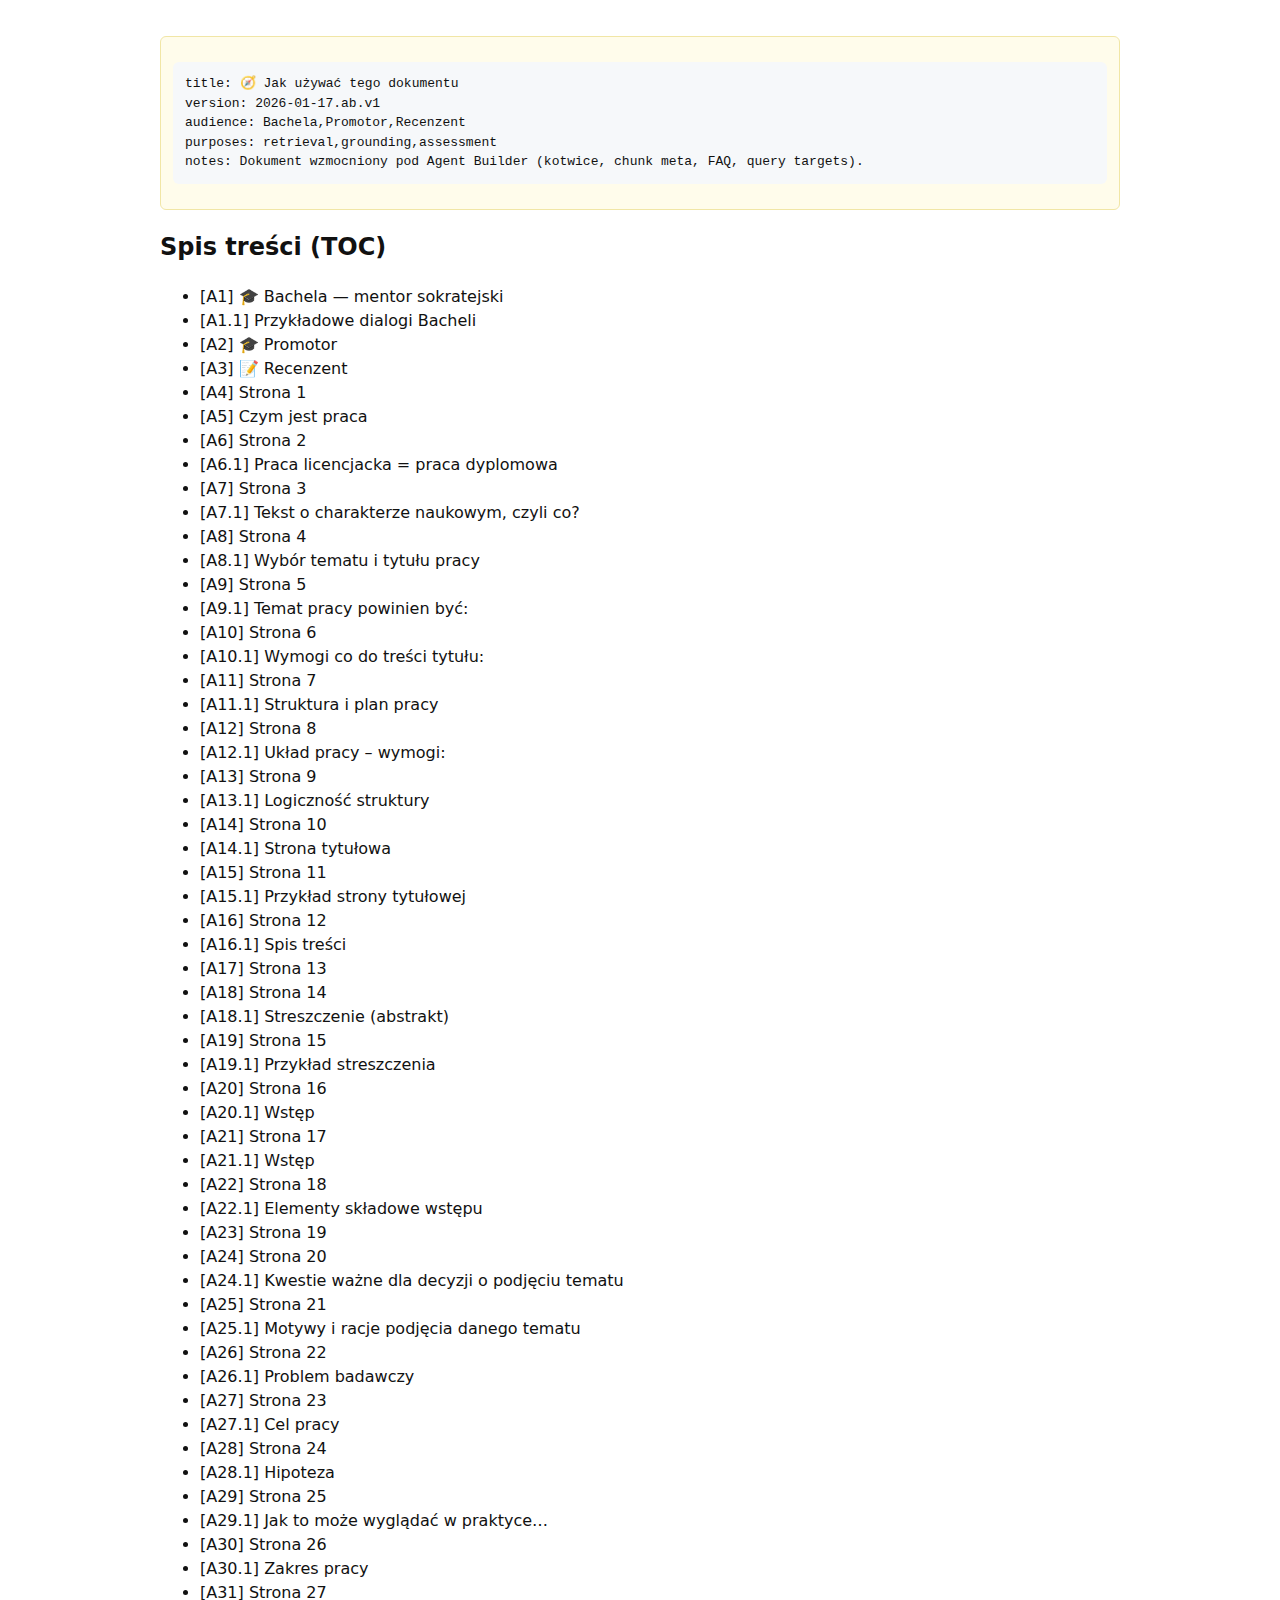
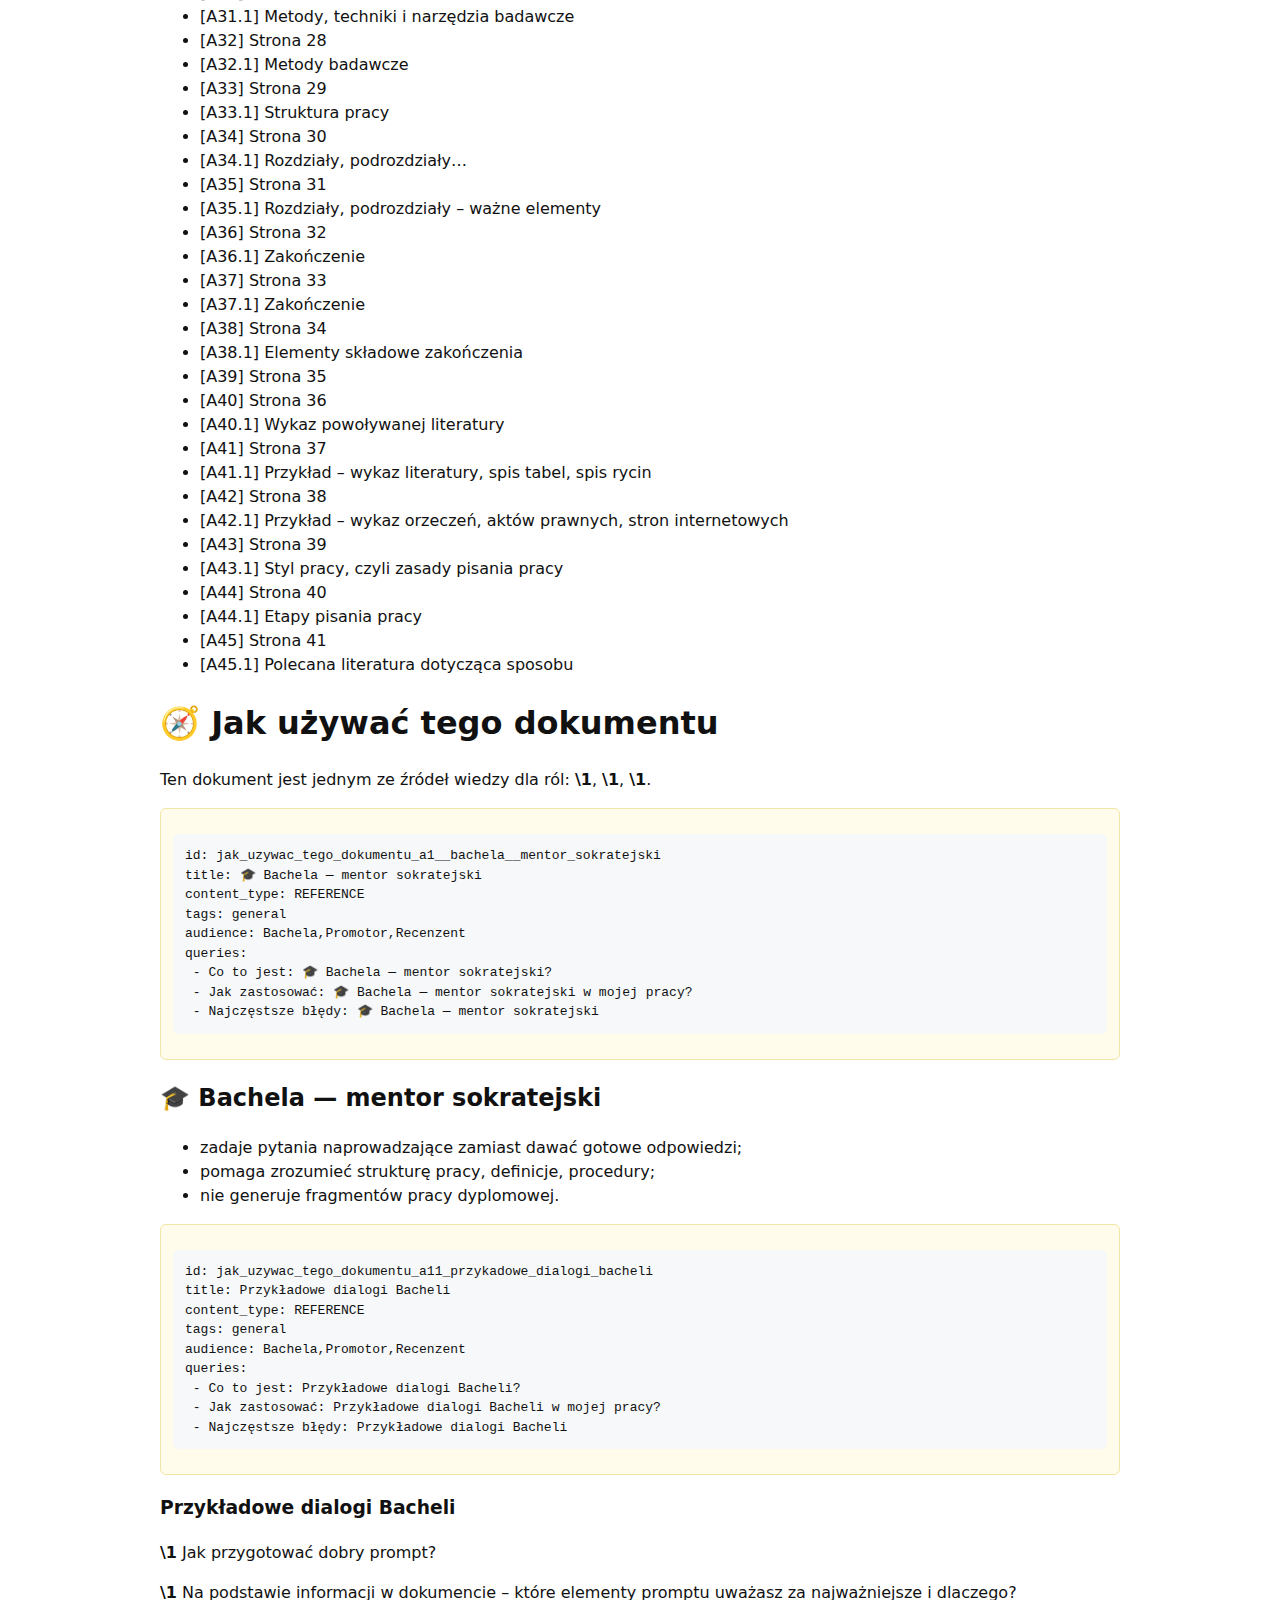
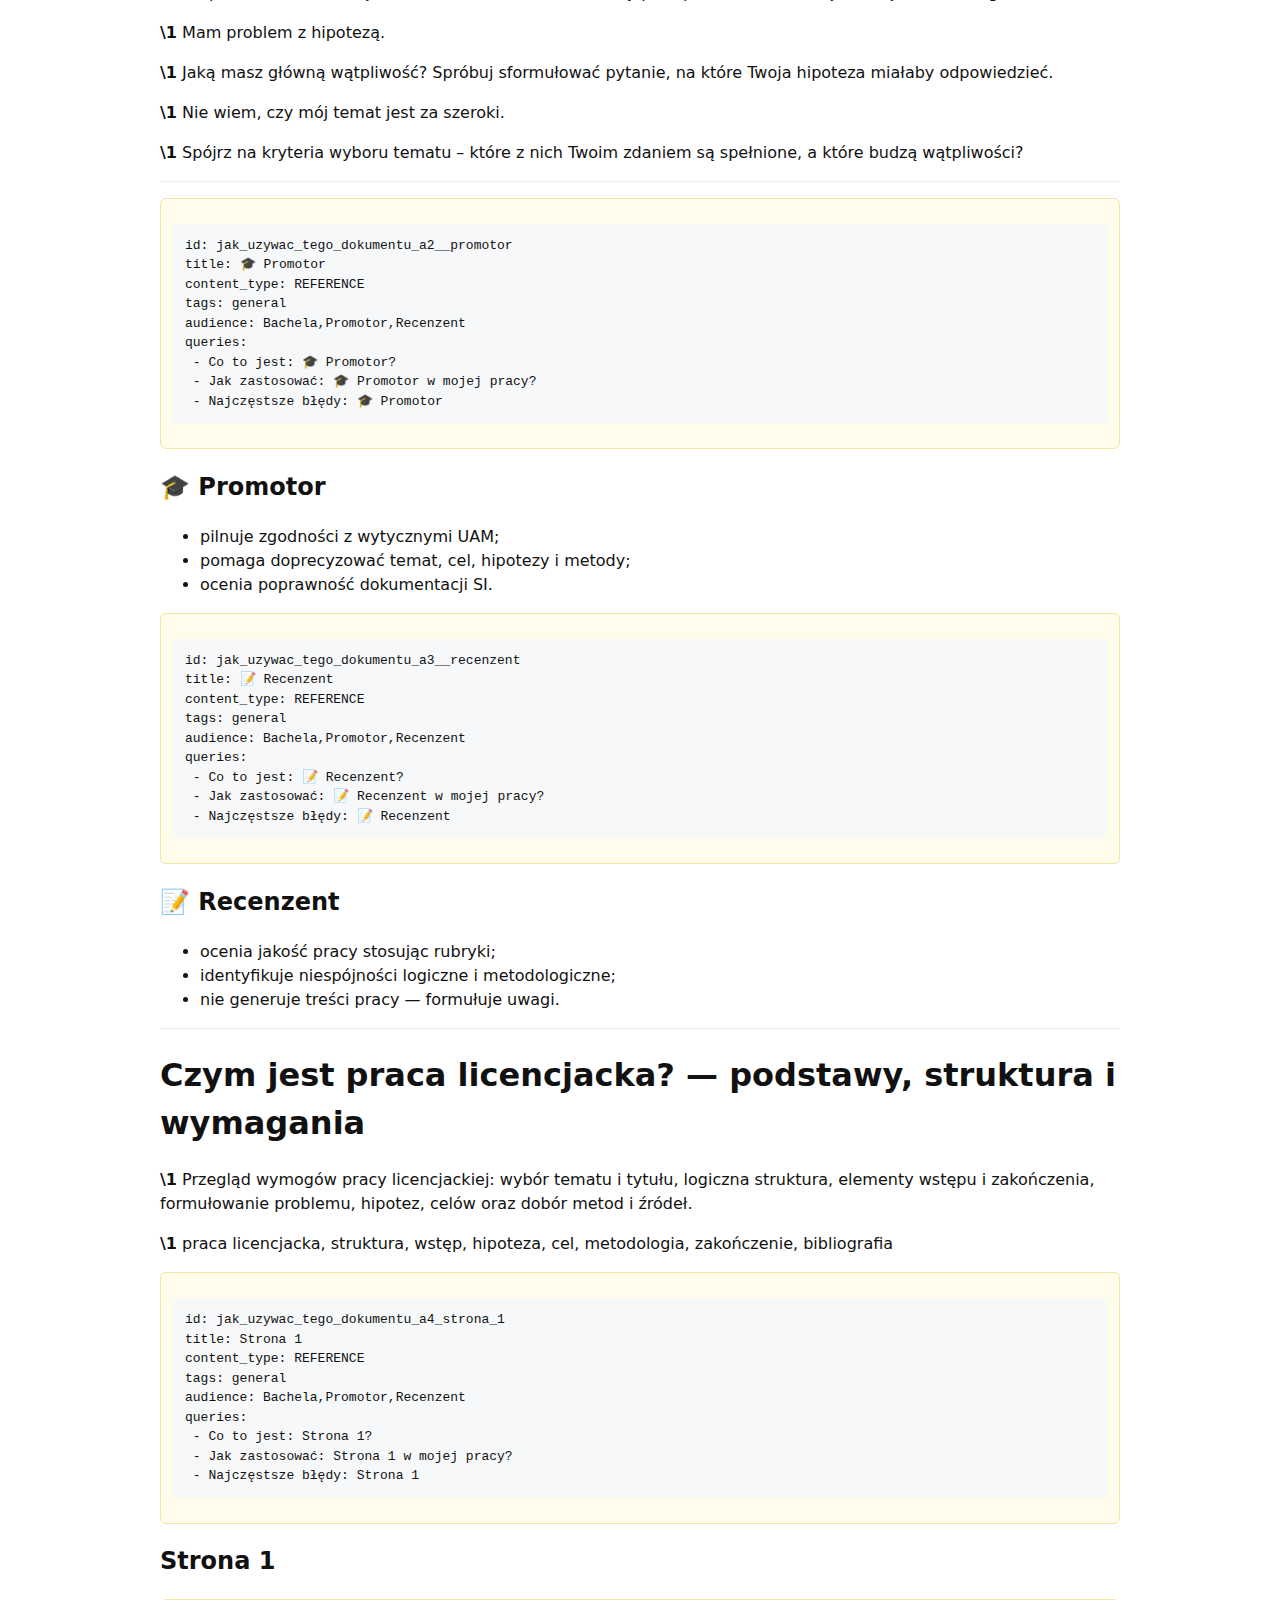
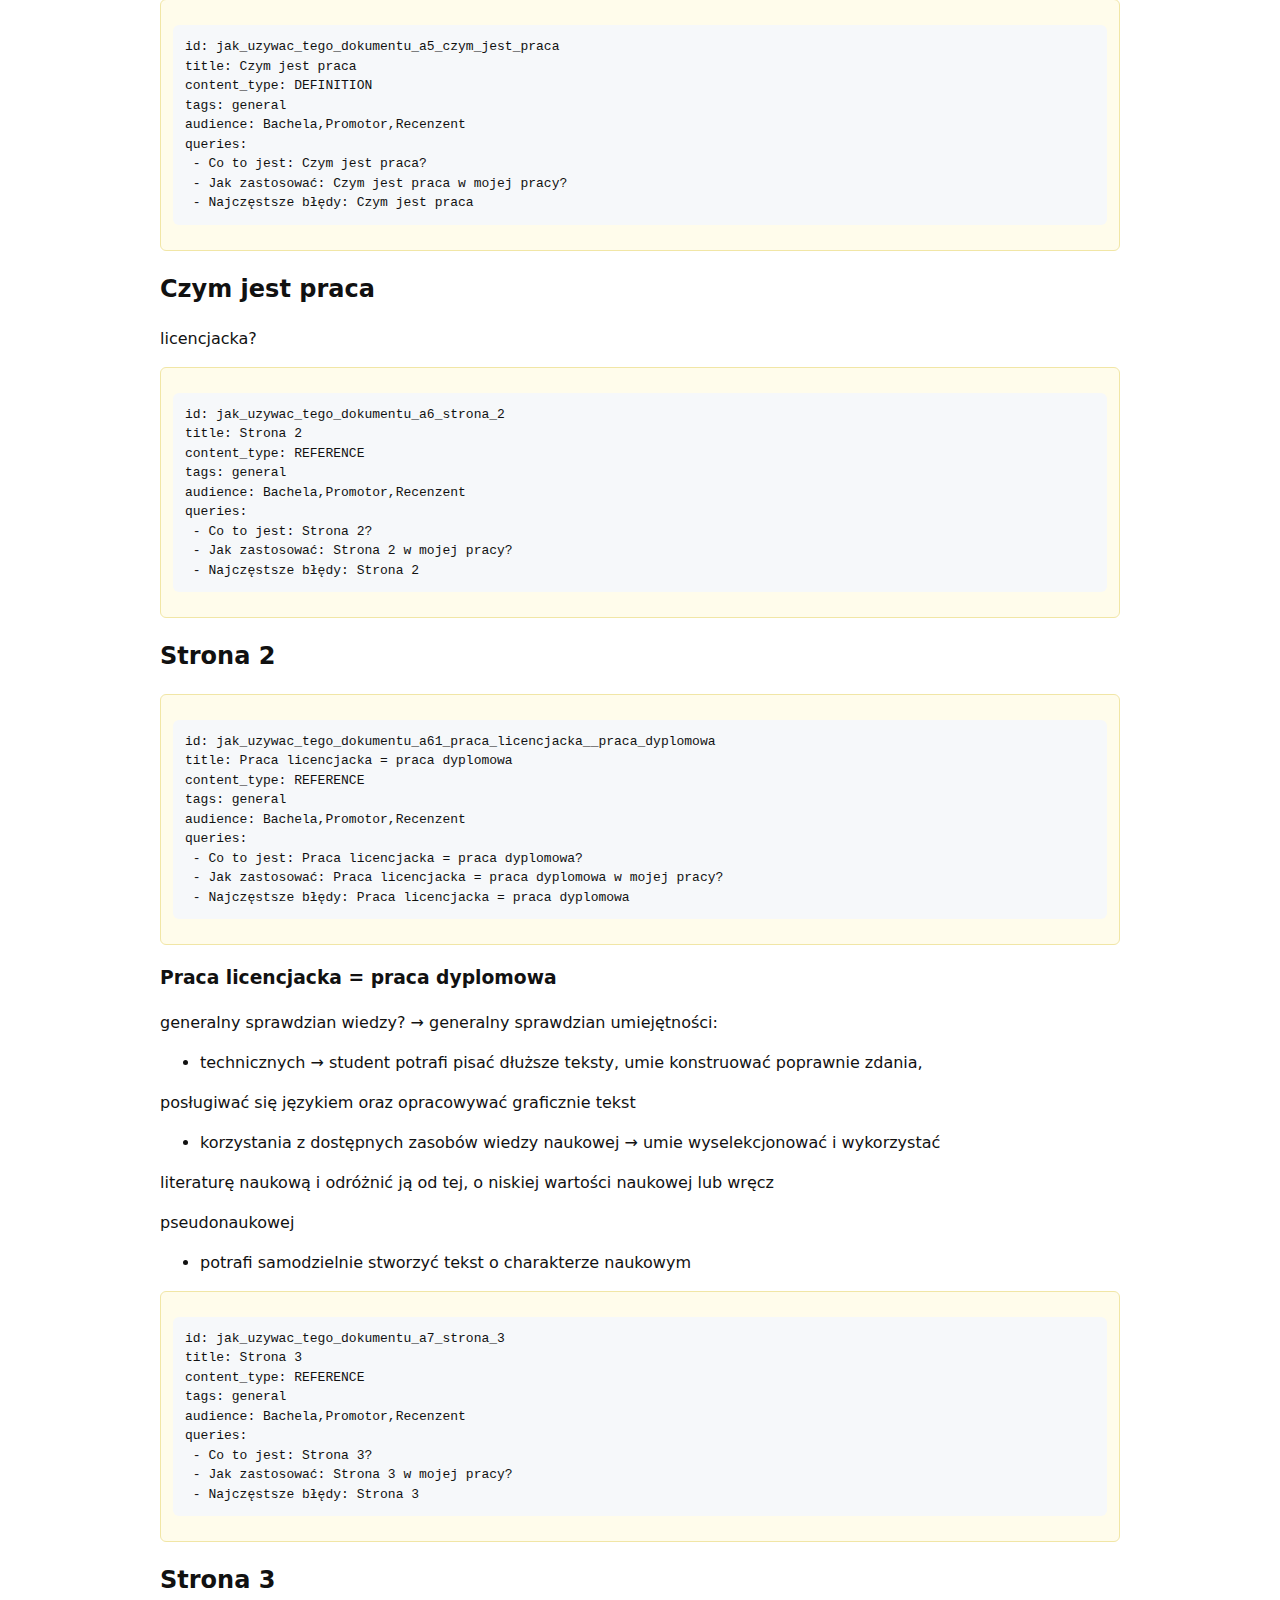
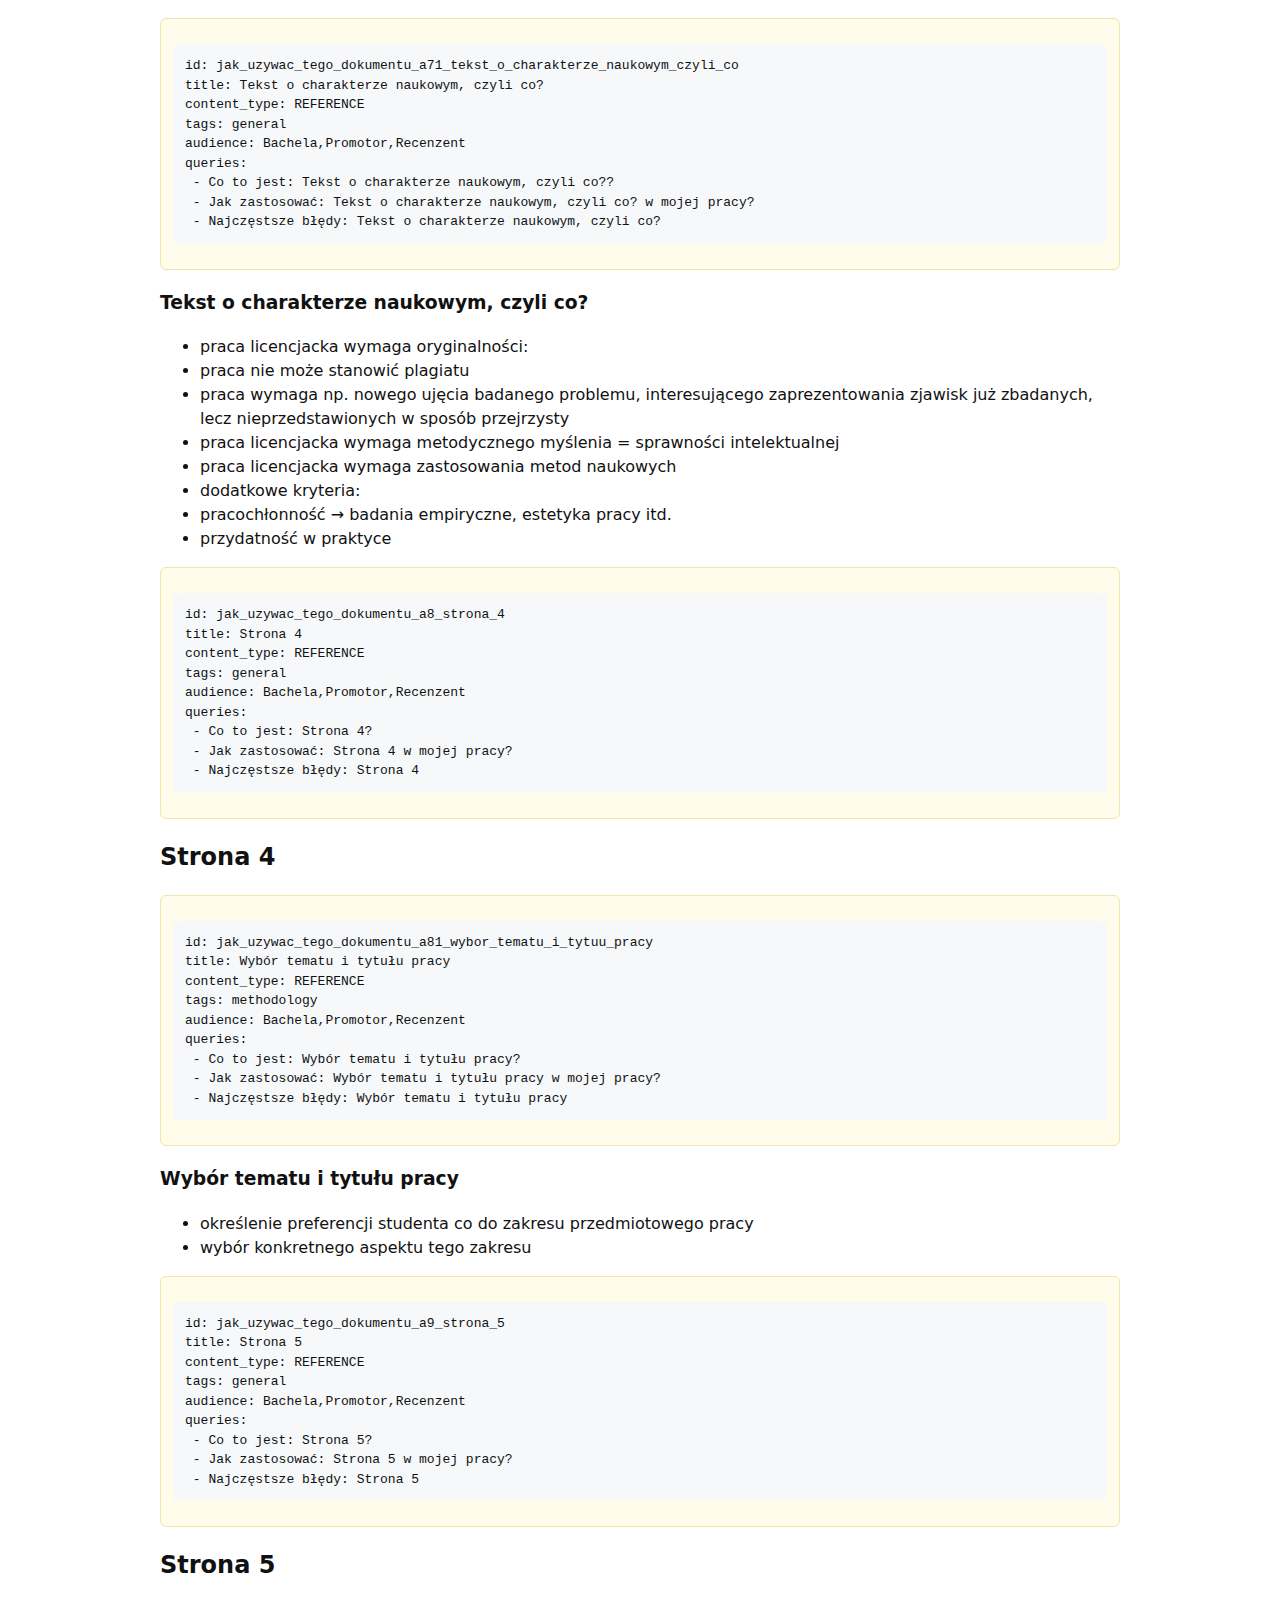
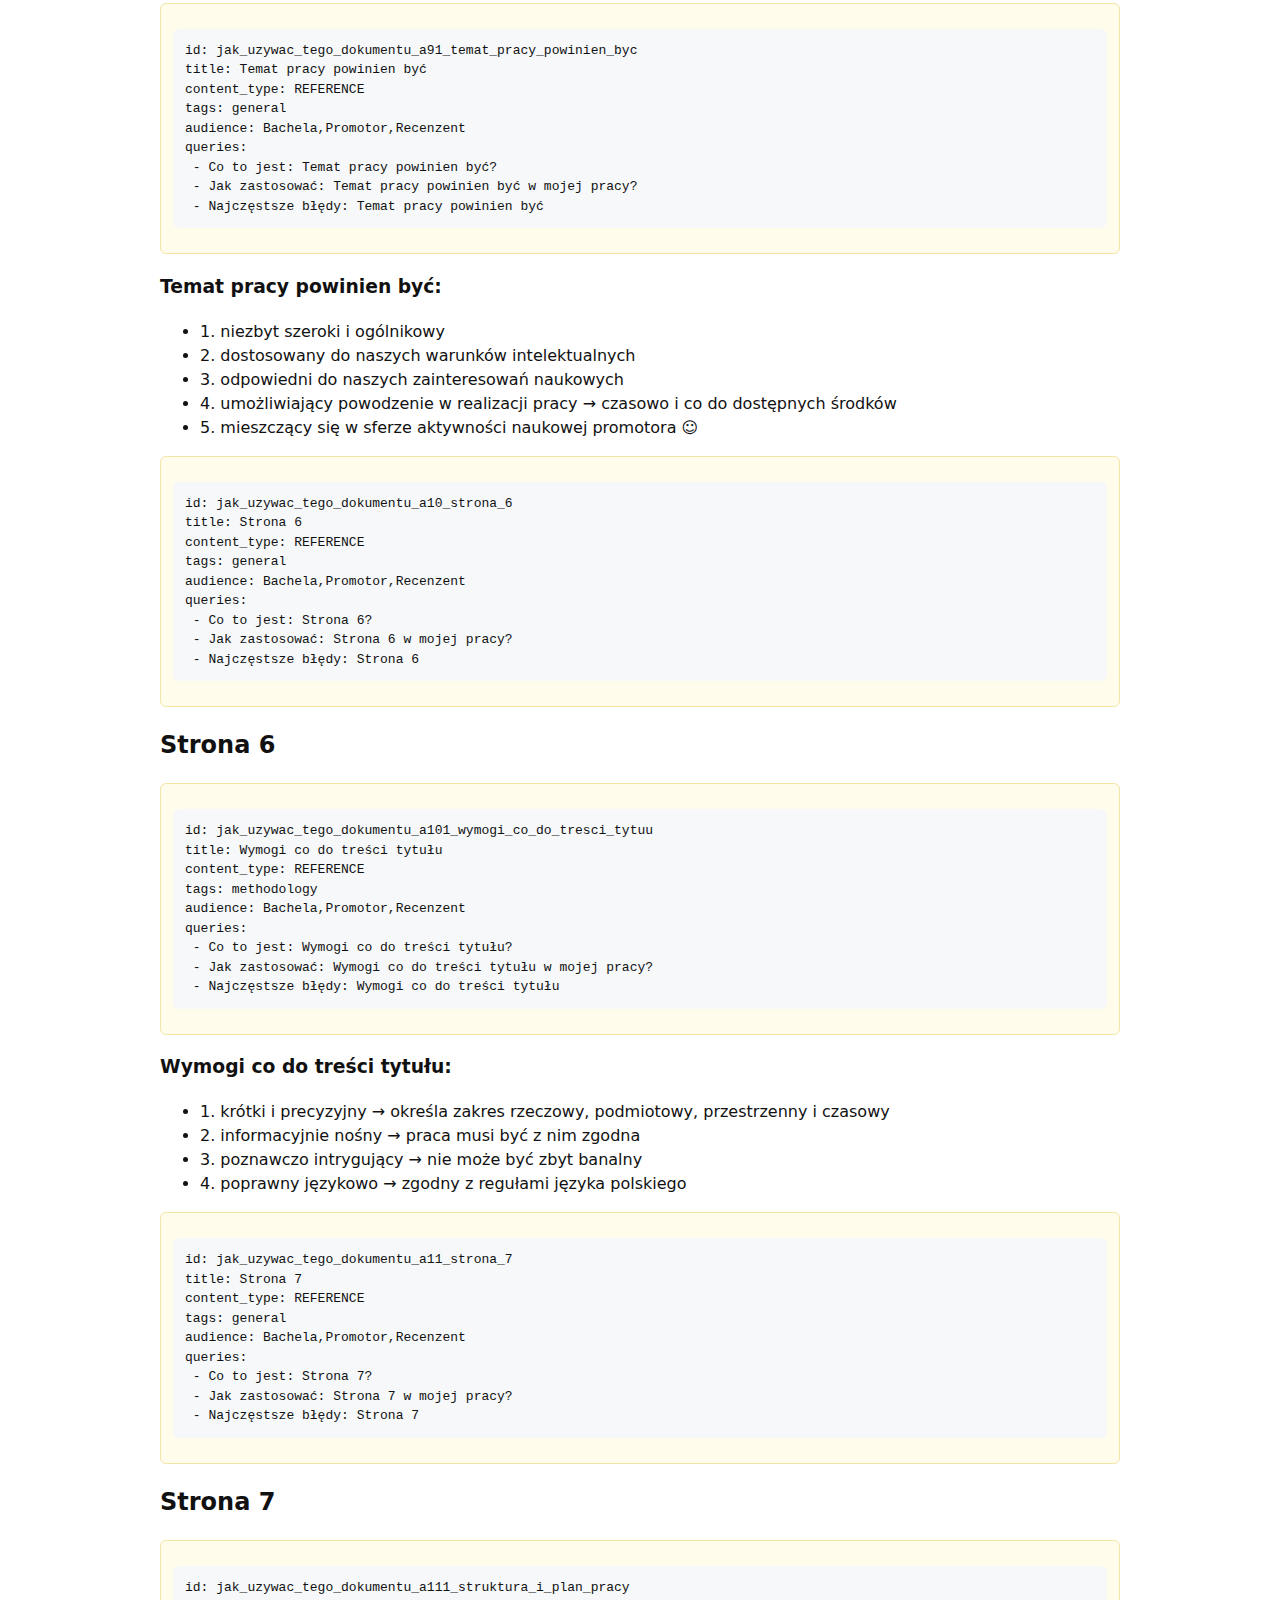
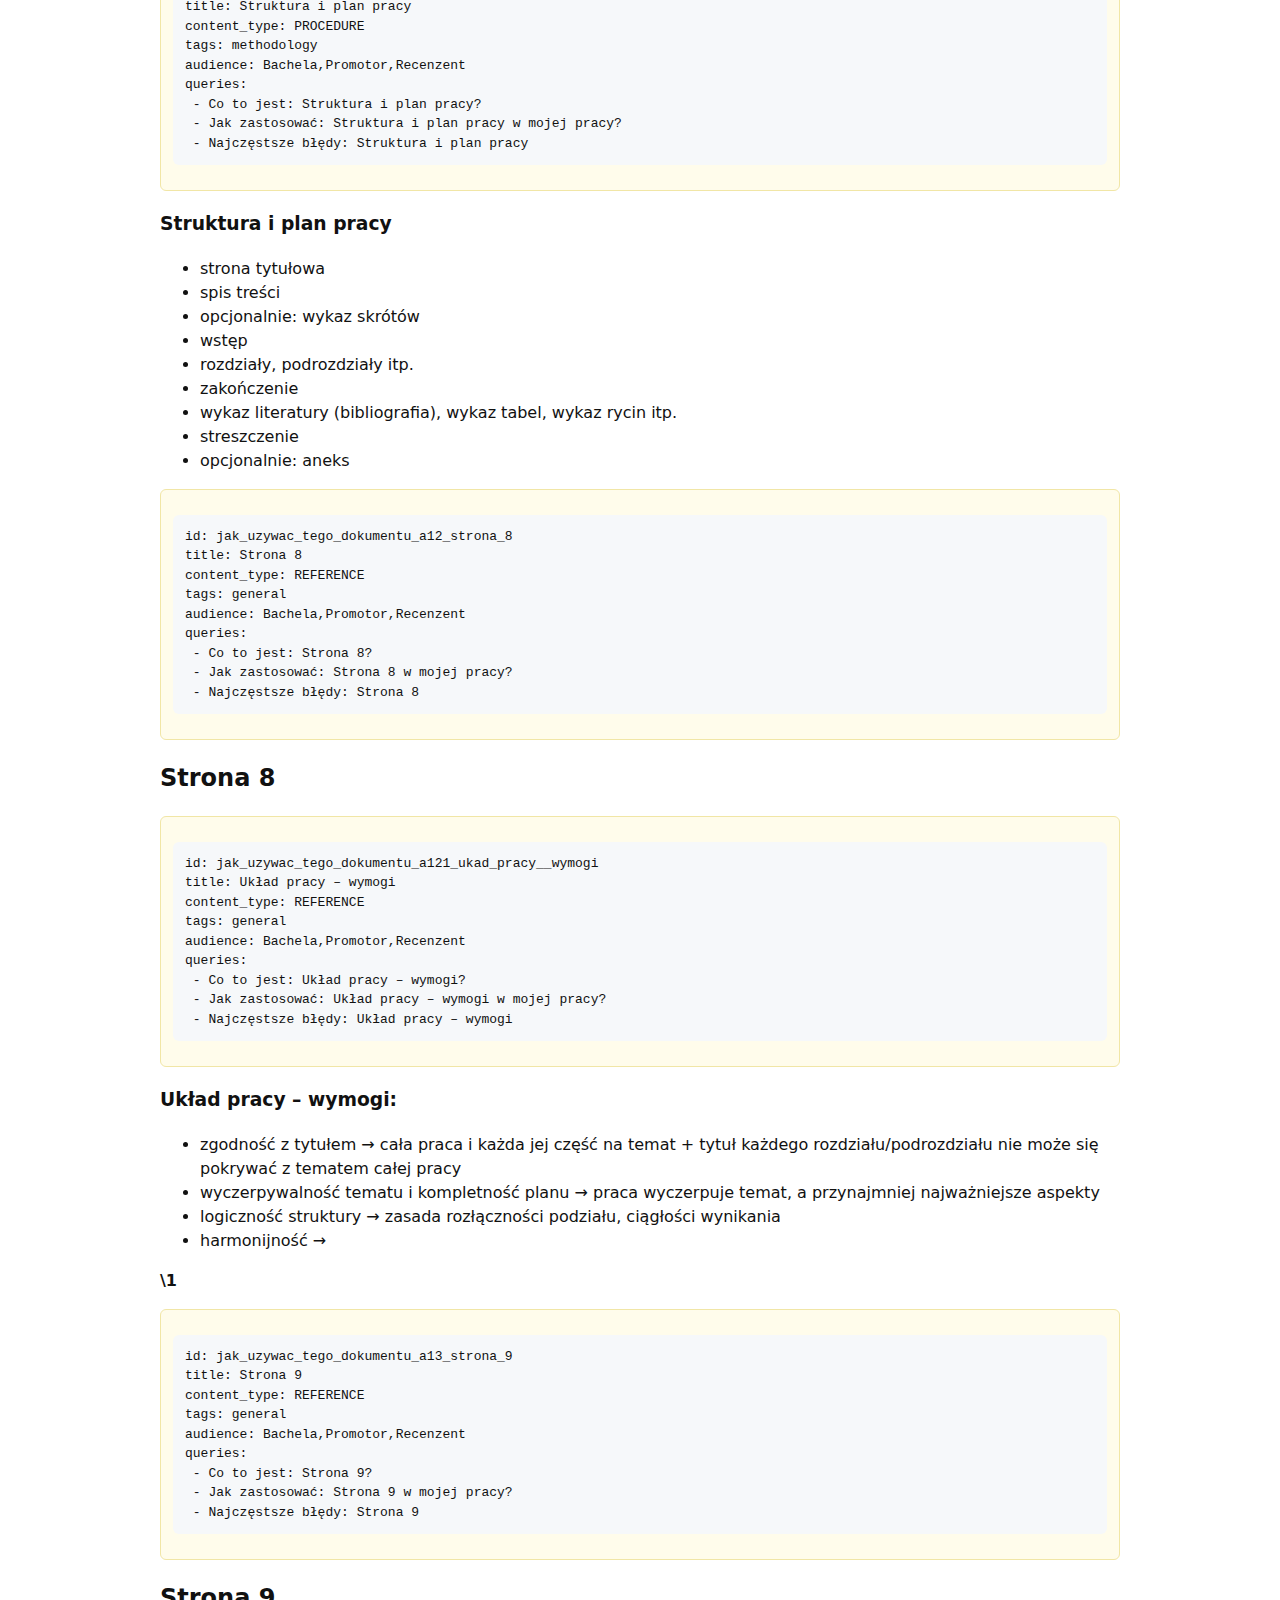
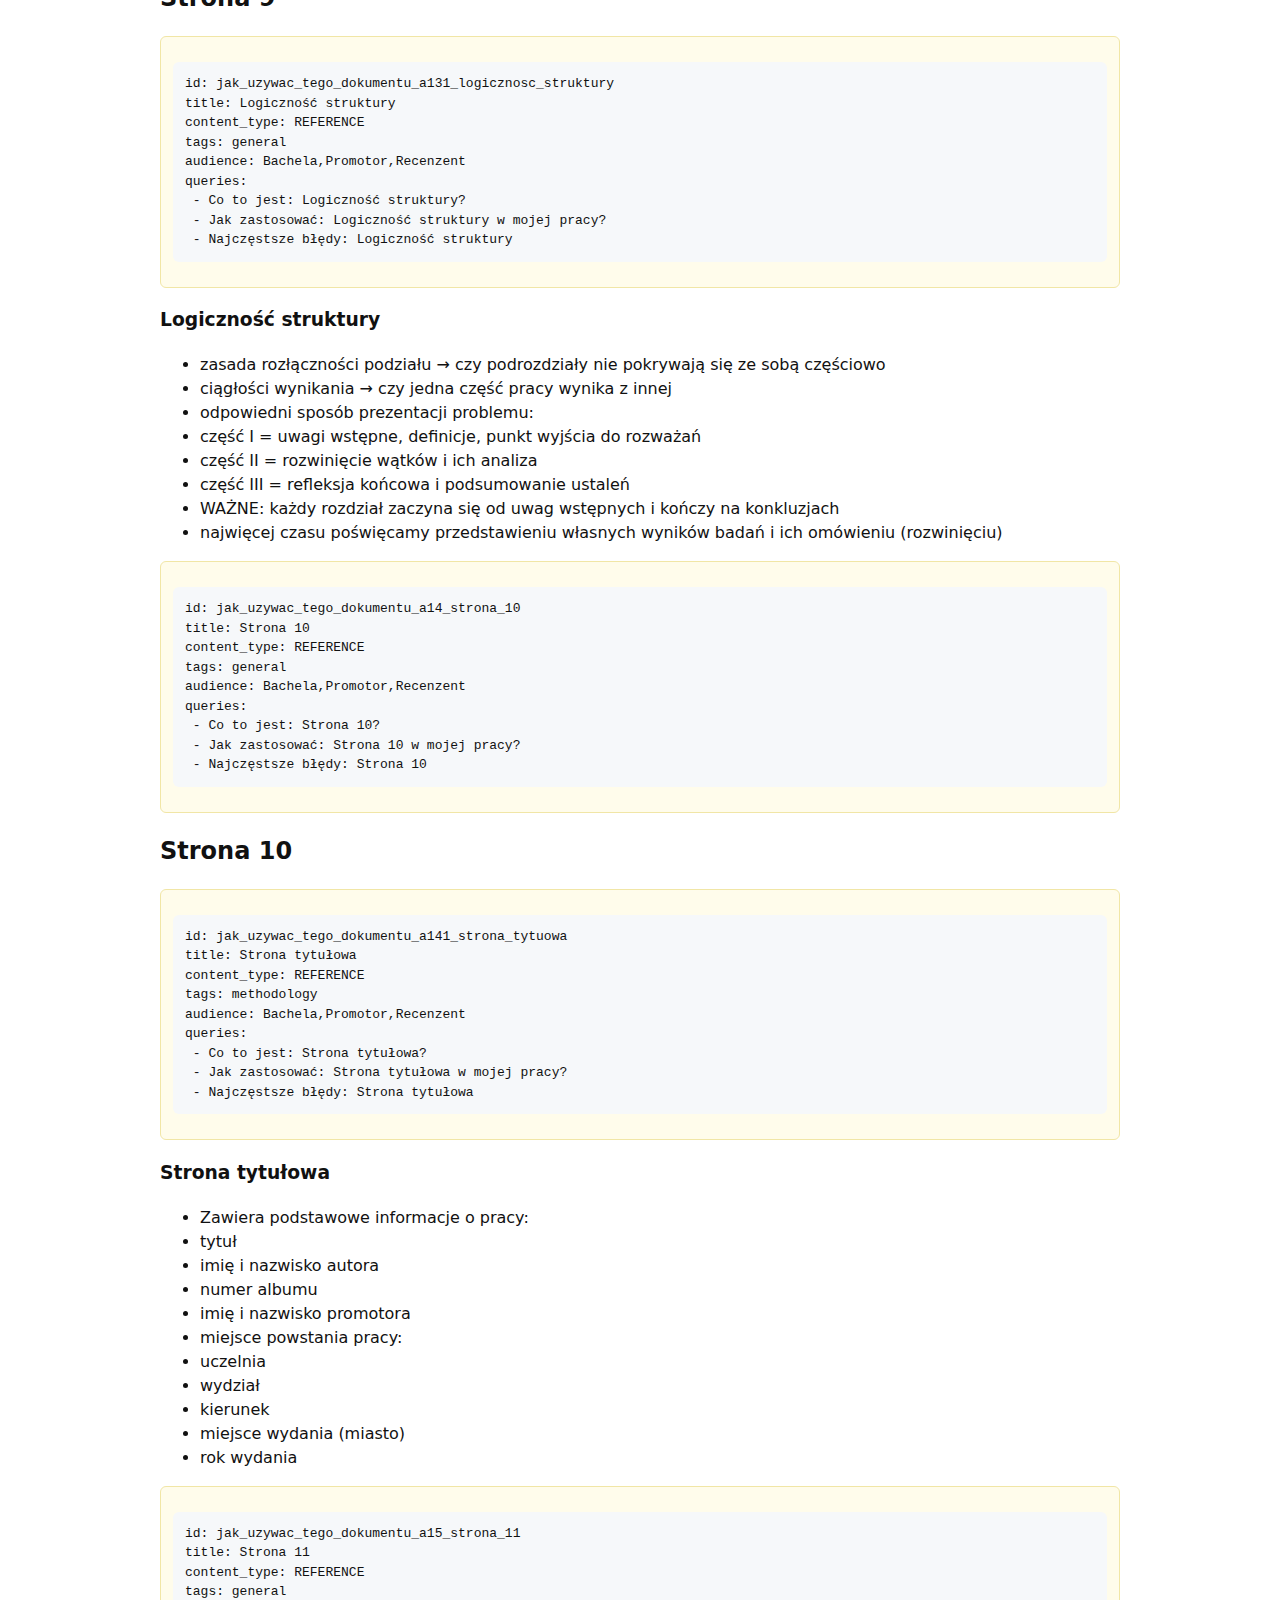
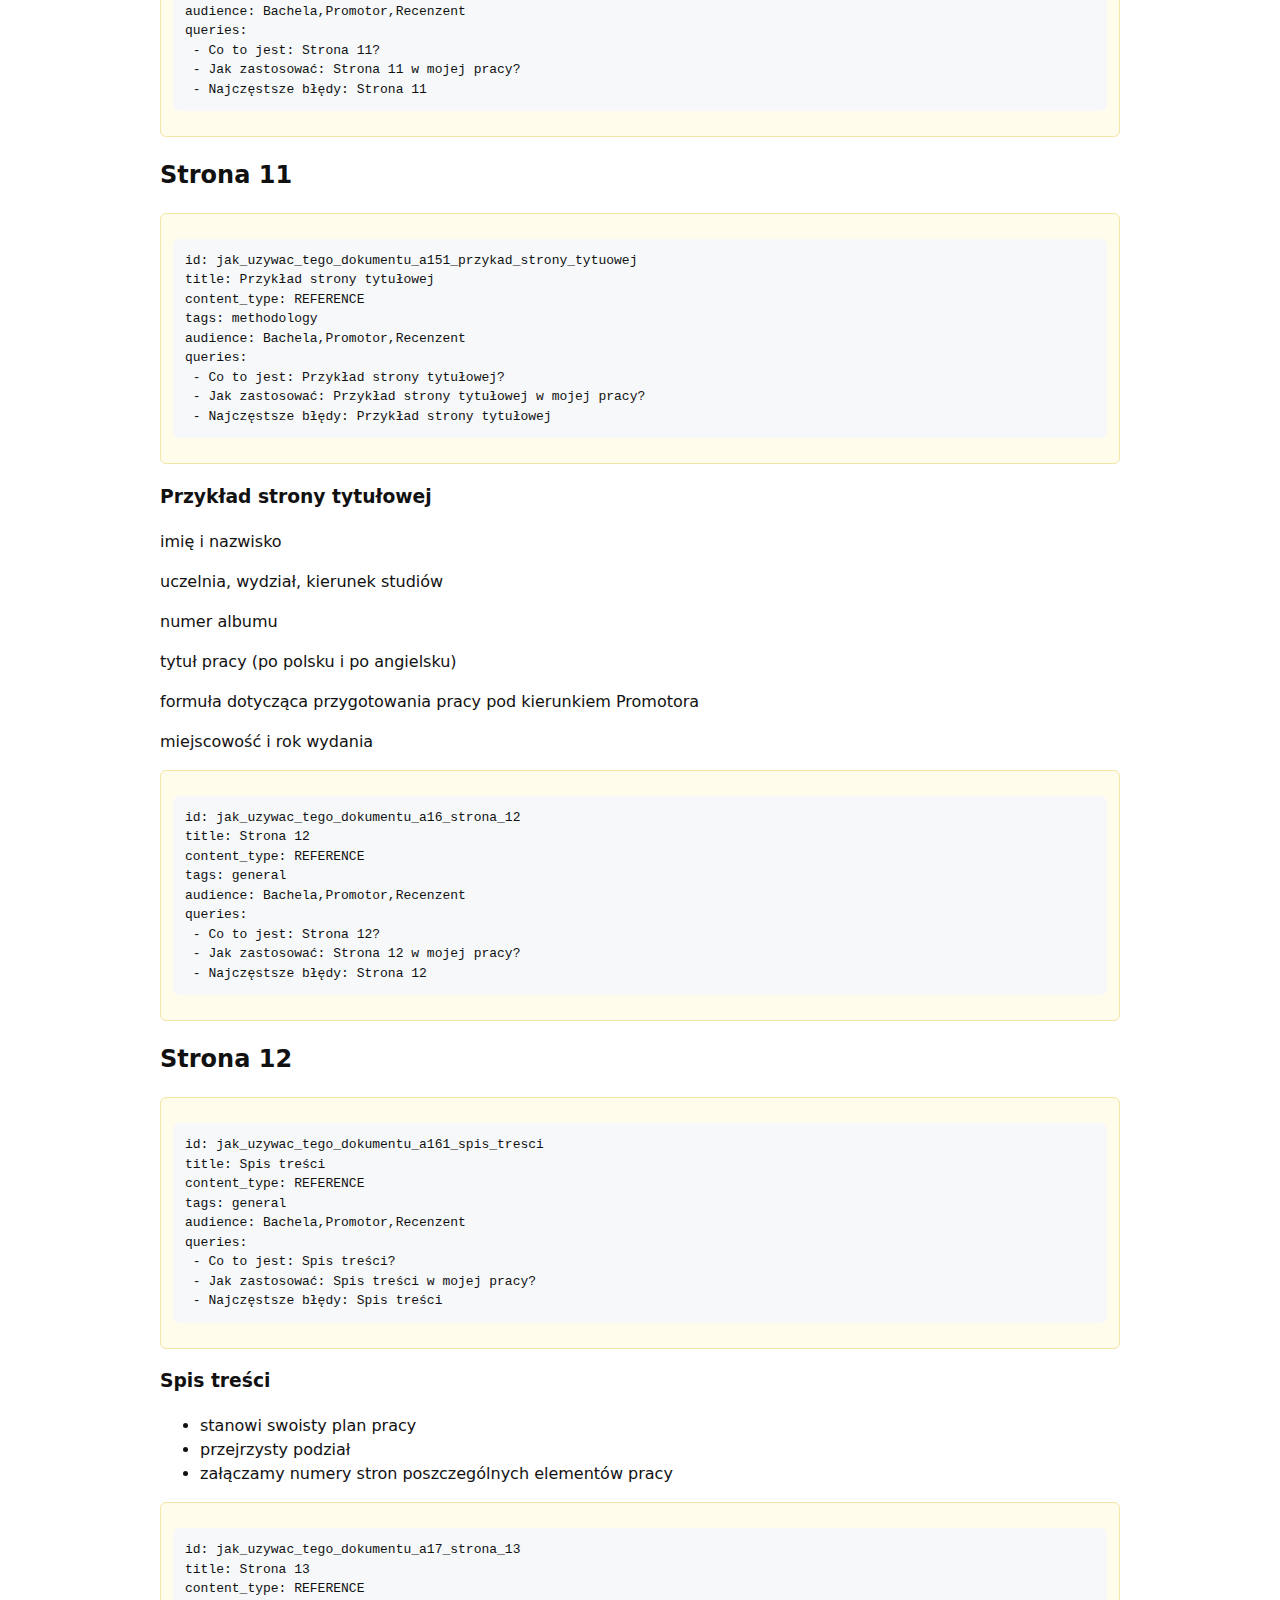
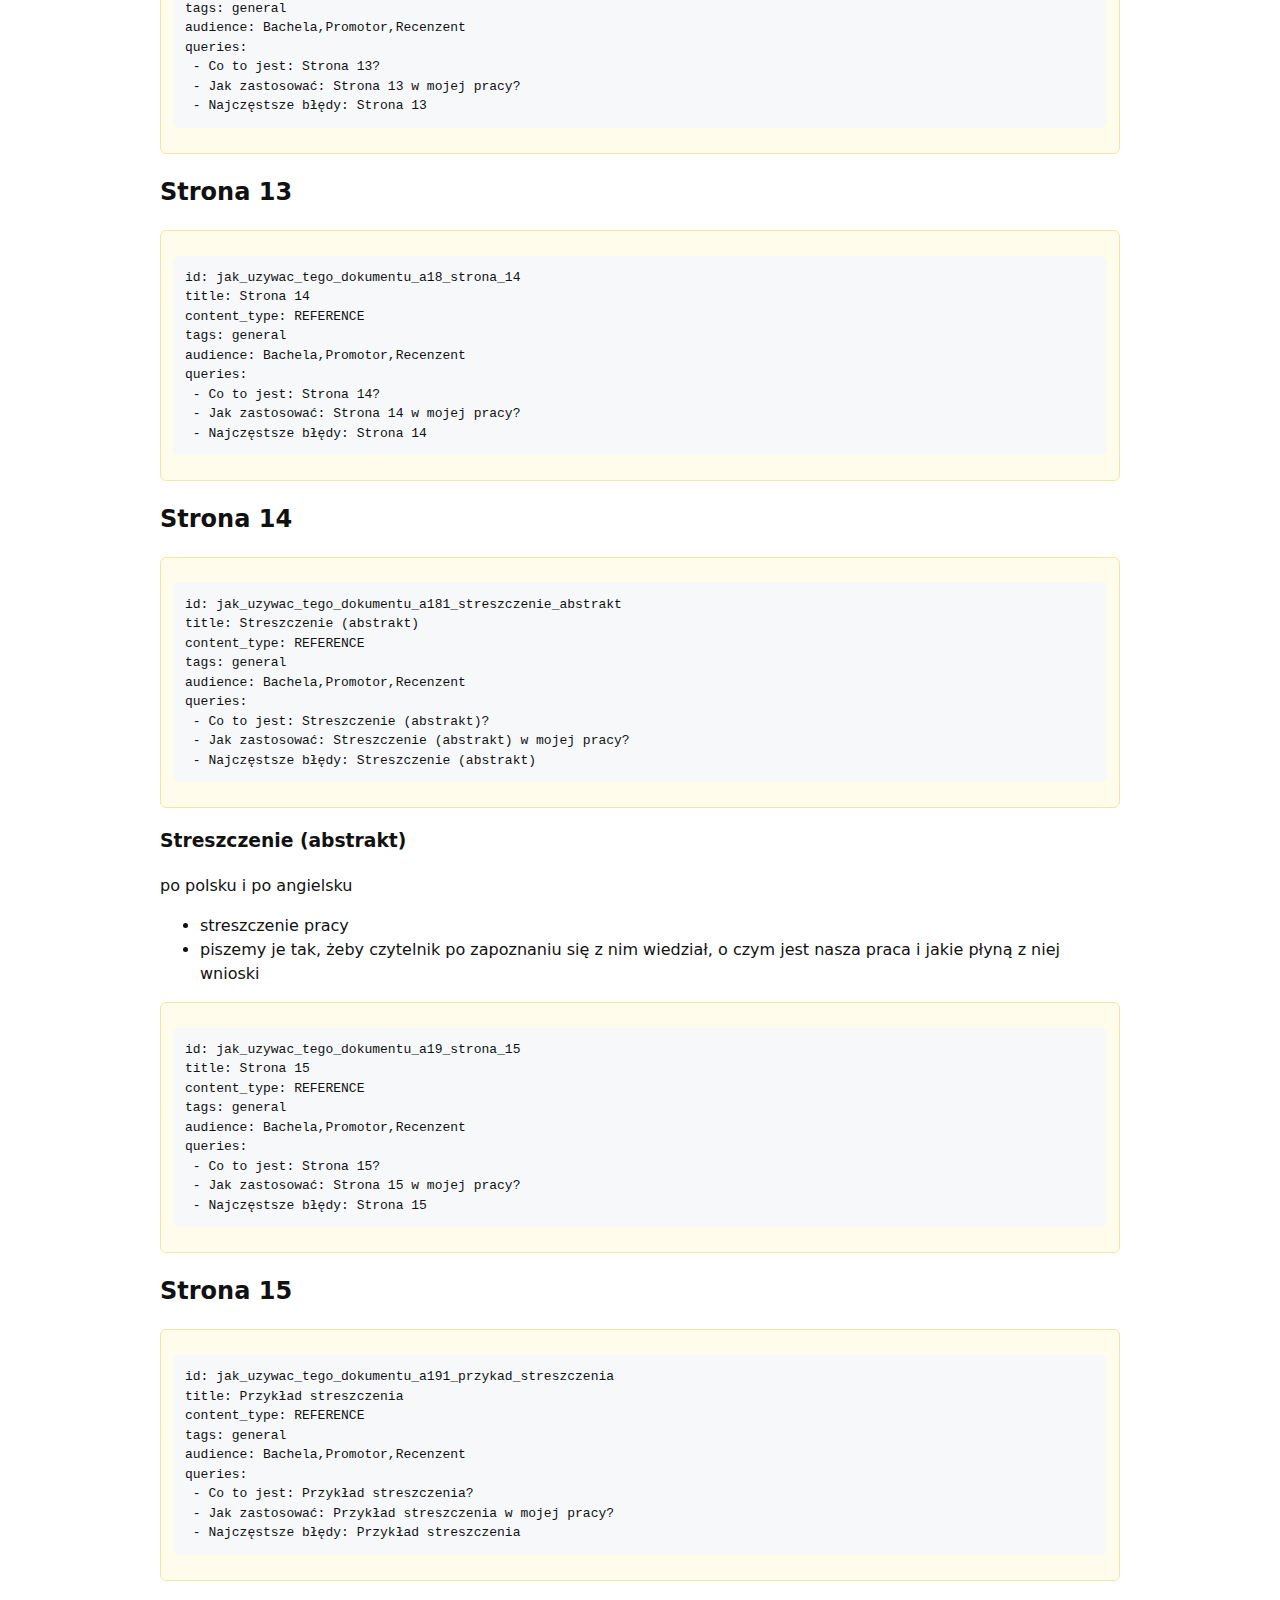
<file: docs/czym_jest_praca_licencjacka(1).ab.html>
<!DOCTYPE html>
<html lang="pl">
<head>
<meta charset="utf-8"/>
<meta name="viewport" content="width=device-width,initial-scale=1"/>
<style>
    body{font-family:system-ui,-apple-system,Segoe UI,Roboto,Ubuntu,Cantarell,'Noto Sans',sans-serif;line-height:1.5;padding:24px;max-width:960px;margin:0 auto;color:#111}
    pre{background:#f6f8fa;padding:12px;border-radius:6px;overflow:auto}
    code{background:#f6f8fa;padding:2px 4px;border-radius:4px}
    table{border-collapse:collapse;margin:12px 0;width:100%}
    th,td{border:1px solid #ddd;padding:6px 8px;text-align:left}
    thead th{background:#fafafa}
    .ab-meta,.ab-chunk{background:#fffceb;border:1px solid #f1e6a6;padding:12px;border-radius:6px;margin:12px 0}
    .hr{border:none;border-top:1px solid #eee;margin:16px 0}
    </style>
</head>
<body>
<article>
<section class="ab-meta"><pre>title: 🧭 Jak używać tego dokumentu
version: 2026-01-17.ab.v1
audience: Bachela,Promotor,Recenzent
purposes: retrieval,grounding,assessment
notes: Dokument wzmocniony pod Agent Builder (kotwice, chunk meta, FAQ, query targets).</pre></section>

<h2 id="spis_tre_ci_toc_">Spis treści (TOC)</h2>
<ul>
<li>[A1] 🎓 Bachela — mentor sokratejski</li>
<li>[A1.1] Przykładowe dialogi Bacheli</li>
<li>[A2] 🎓 Promotor</li>
<li>[A3] 📝 Recenzent</li>
<li>[A4] Strona 1</li>
<li>[A5] Czym jest praca</li>
<li>[A6] Strona 2</li>
<li>[A6.1] Praca licencjacka = praca dyplomowa</li>
<li>[A7] Strona 3</li>
<li>[A7.1] Tekst o charakterze naukowym, czyli co?</li>
<li>[A8] Strona 4</li>
<li>[A8.1] Wybór tematu i tytułu pracy</li>
<li>[A9] Strona 5</li>
<li>[A9.1] Temat pracy powinien być:</li>
<li>[A10] Strona 6</li>
<li>[A10.1] Wymogi co do treści tytułu:</li>
<li>[A11] Strona 7</li>
<li>[A11.1] Struktura i plan pracy</li>
<li>[A12] Strona 8</li>
<li>[A12.1] Układ pracy – wymogi:</li>
<li>[A13] Strona 9</li>
<li>[A13.1] Logiczność struktury</li>
<li>[A14] Strona 10</li>
<li>[A14.1] Strona tytułowa</li>
<li>[A15] Strona 11</li>
<li>[A15.1] Przykład strony tytułowej</li>
<li>[A16] Strona 12</li>
<li>[A16.1] Spis treści</li>
<li>[A17] Strona 13</li>
<li>[A18] Strona 14</li>
<li>[A18.1] Streszczenie (abstrakt)</li>
<li>[A19] Strona 15</li>
<li>[A19.1] Przykład streszczenia</li>
<li>[A20] Strona 16</li>
<li>[A20.1] Wstęp</li>
<li>[A21] Strona 17</li>
<li>[A21.1] Wstęp</li>
<li>[A22] Strona 18</li>
<li>[A22.1] Elementy składowe wstępu</li>
<li>[A23] Strona 19</li>
<li>[A24] Strona 20</li>
<li>[A24.1] Kwestie ważne dla decyzji o podjęciu tematu</li>
<li>[A25] Strona 21</li>
<li>[A25.1] Motywy i racje podjęcia danego tematu</li>
<li>[A26] Strona 22</li>
<li>[A26.1] Problem badawczy</li>
<li>[A27] Strona 23</li>
<li>[A27.1] Cel pracy</li>
<li>[A28] Strona 24</li>
<li>[A28.1] Hipoteza</li>
<li>[A29] Strona 25</li>
<li>[A29.1] Jak to może wyglądać w praktyce…</li>
<li>[A30] Strona 26</li>
<li>[A30.1] Zakres pracy</li>
<li>[A31] Strona 27</li>
<li>[A31.1] Metody, techniki i narzędzia badawcze</li>
<li>[A32] Strona 28</li>
<li>[A32.1] Metody badawcze</li>
<li>[A33] Strona 29</li>
<li>[A33.1] Struktura pracy</li>
<li>[A34] Strona 30</li>
<li>[A34.1] Rozdziały, podrozdziały…</li>
<li>[A35] Strona 31</li>
<li>[A35.1] Rozdziały, podrozdziały – ważne elementy</li>
<li>[A36] Strona 32</li>
<li>[A36.1] Zakończenie</li>
<li>[A37] Strona 33</li>
<li>[A37.1] Zakończenie</li>
<li>[A38] Strona 34</li>
<li>[A38.1] Elementy składowe zakończenia</li>
<li>[A39] Strona 35</li>
<li>[A40] Strona 36</li>
<li>[A40.1] Wykaz powoływanej literatury</li>
<li>[A41] Strona 37</li>
<li>[A41.1] Przykład – wykaz literatury, spis tabel, spis rycin</li>
<li>[A42] Strona 38</li>
<li>[A42.1] Przykład – wykaz orzeczeń, aktów prawnych, stron internetowych</li>
<li>[A43] Strona 39</li>
<li>[A43.1] Styl pracy, czyli zasady pisania pracy</li>
<li>[A44] Strona 40</li>
<li>[A44.1] Etapy pisania pracy</li>
<li>[A45] Strona 41</li>
<li>[A45.1] Polecana literatura dotycząca sposobu</li>
</ul>


<h1 id="_jak_u_ywa_tego_dokumentu">🧭 Jak używać tego dokumentu</h1>

<p>Ten dokument jest jednym ze źródeł wiedzy dla ról: <strong>\1</strong>, <strong>\1</strong>, <strong>\1</strong>.</p>

<section class="ab-chunk"><pre>id: jak_uzywac_tego_dokumentu_a1__bachela__mentor_sokratejski
title: 🎓 Bachela — mentor sokratejski
content_type: REFERENCE
tags: general
audience: Bachela,Promotor,Recenzent
queries:
 - Co to jest: 🎓 Bachela — mentor sokratejski?
 - Jak zastosować: 🎓 Bachela — mentor sokratejski w mojej pracy?
 - Najczęstsze błędy: 🎓 Bachela — mentor sokratejski</pre></section>

<h2 id="a1__bachela_mentor_sokratejski">🎓 Bachela — mentor sokratejski</h2>
<ul>
<li>zadaje pytania naprowadzające zamiast dawać gotowe odpowiedzi;</li>
<li>pomaga zrozumieć strukturę pracy, definicje, procedury;</li>
<li>nie generuje fragmentów pracy dyplomowej.</li>
</ul>

<section class="ab-chunk"><pre>id: jak_uzywac_tego_dokumentu_a11_przykadowe_dialogi_bacheli
title: Przykładowe dialogi Bacheli
content_type: REFERENCE
tags: general
audience: Bachela,Promotor,Recenzent
queries:
 - Co to jest: Przykładowe dialogi Bacheli?
 - Jak zastosować: Przykładowe dialogi Bacheli w mojej pracy?
 - Najczęstsze błędy: Przykładowe dialogi Bacheli</pre></section>

<h3 id="a1_1_przyk_adowe_dialogi_bacheli">Przykładowe dialogi Bacheli</h3>
<p><strong>\1</strong> Jak przygotować dobry prompt?</p>
<p><strong>\1</strong> Na podstawie informacji w dokumencie – które elementy promptu uważasz za najważniejsze i dlaczego?</p>

<p><strong>\1</strong> Mam problem z hipotezą.</p>
<p><strong>\1</strong> Jaką masz główną wątpliwość? Spróbuj sformułować pytanie, na które Twoja hipoteza miałaby odpowiedzieć.</p>

<p><strong>\1</strong> Nie wiem, czy mój temat jest za szeroki.</p>
<p><strong>\1</strong> Spójrz na kryteria wyboru tematu – które z nich Twoim zdaniem są spełnione, a które budzą wątpliwości?</p>

<hr class="hr"/>

<section class="ab-chunk"><pre>id: jak_uzywac_tego_dokumentu_a2__promotor
title: 🎓 Promotor
content_type: REFERENCE
tags: general
audience: Bachela,Promotor,Recenzent
queries:
 - Co to jest: 🎓 Promotor?
 - Jak zastosować: 🎓 Promotor w mojej pracy?
 - Najczęstsze błędy: 🎓 Promotor</pre></section>

<h2 id="a2__promotor">🎓 Promotor</h2>
<ul>
<li>pilnuje zgodności z wytycznymi UAM;</li>
<li>pomaga doprecyzować temat, cel, hipotezy i metody;</li>
<li>ocenia poprawność dokumentacji SI.</li>
</ul>

<section class="ab-chunk"><pre>id: jak_uzywac_tego_dokumentu_a3__recenzent
title: 📝 Recenzent
content_type: REFERENCE
tags: general
audience: Bachela,Promotor,Recenzent
queries:
 - Co to jest: 📝 Recenzent?
 - Jak zastosować: 📝 Recenzent w mojej pracy?
 - Najczęstsze błędy: 📝 Recenzent</pre></section>

<h2 id="a3__recenzent">📝 Recenzent</h2>
<ul>
<li>ocenia jakość pracy stosując rubryki;</li>
<li>identyfikuje niespójności logiczne i metodologiczne;</li>
<li>nie generuje treści pracy — formułuje uwagi.</li>
</ul>

<hr class="hr"/>

<h1 id="czym_jest_praca_licencjacka_podstawy_struktura_i_wymagania">Czym jest praca licencjacka? — podstawy, struktura i wymagania</h1>

<p><strong>\1</strong> Przegląd wymogów pracy licencjackiej: wybór tematu i tytułu, logiczna struktura, elementy wstępu i zakończenia, formułowanie problemu, hipotez, celów oraz dobór metod i źródeł.</p>

<p><strong>\1</strong> praca licencjacka, struktura, wstęp, hipoteza, cel, metodologia, zakończenie, bibliografia</p>

<section class="ab-chunk"><pre>id: jak_uzywac_tego_dokumentu_a4_strona_1
title: Strona 1
content_type: REFERENCE
tags: general
audience: Bachela,Promotor,Recenzent
queries:
 - Co to jest: Strona 1?
 - Jak zastosować: Strona 1 w mojej pracy?
 - Najczęstsze błędy: Strona 1</pre></section>

<h2 id="a4_strona_1">Strona 1</h2>

<section class="ab-chunk"><pre>id: jak_uzywac_tego_dokumentu_a5_czym_jest_praca
title: Czym jest praca
content_type: DEFINITION
tags: general
audience: Bachela,Promotor,Recenzent
queries:
 - Co to jest: Czym jest praca?
 - Jak zastosować: Czym jest praca w mojej pracy?
 - Najczęstsze błędy: Czym jest praca</pre></section>

<h2 id="a5_czym_jest_praca">Czym jest praca</h2>
<p>licencjacka?</p>

<section class="ab-chunk"><pre>id: jak_uzywac_tego_dokumentu_a6_strona_2
title: Strona 2
content_type: REFERENCE
tags: general
audience: Bachela,Promotor,Recenzent
queries:
 - Co to jest: Strona 2?
 - Jak zastosować: Strona 2 w mojej pracy?
 - Najczęstsze błędy: Strona 2</pre></section>

<h2 id="a6_strona_2">Strona 2</h2>

<section class="ab-chunk"><pre>id: jak_uzywac_tego_dokumentu_a61_praca_licencjacka__praca_dyplomowa
title: Praca licencjacka = praca dyplomowa
content_type: REFERENCE
tags: general
audience: Bachela,Promotor,Recenzent
queries:
 - Co to jest: Praca licencjacka = praca dyplomowa?
 - Jak zastosować: Praca licencjacka = praca dyplomowa w mojej pracy?
 - Najczęstsze błędy: Praca licencjacka = praca dyplomowa</pre></section>

<h3 id="a6_1_praca_licencjacka_praca_dyplomowa">Praca licencjacka = praca dyplomowa</h3>

<p>generalny sprawdzian wiedzy? → generalny sprawdzian umiejętności:</p>
<ul>
<li>technicznych → student potrafi pisać dłuższe teksty, umie konstruować poprawnie zdania,</li>
</ul>
<p>posługiwać się językiem oraz opracowywać graficznie tekst</p>
<ul>
<li>korzystania z dostępnych zasobów wiedzy naukowej → umie wyselekcjonować i wykorzystać</li>
</ul>
<p>literaturę naukową i odróżnić ją od tej, o niskiej wartości naukowej lub wręcz</p>
<p>pseudonaukowej</p>
<ul>
<li>potrafi samodzielnie stworzyć tekst o charakterze naukowym</li>
</ul>

<section class="ab-chunk"><pre>id: jak_uzywac_tego_dokumentu_a7_strona_3
title: Strona 3
content_type: REFERENCE
tags: general
audience: Bachela,Promotor,Recenzent
queries:
 - Co to jest: Strona 3?
 - Jak zastosować: Strona 3 w mojej pracy?
 - Najczęstsze błędy: Strona 3</pre></section>

<h2 id="a7_strona_3">Strona 3</h2>

<section class="ab-chunk"><pre>id: jak_uzywac_tego_dokumentu_a71_tekst_o_charakterze_naukowym_czyli_co
title: Tekst o charakterze naukowym, czyli co?
content_type: REFERENCE
tags: general
audience: Bachela,Promotor,Recenzent
queries:
 - Co to jest: Tekst o charakterze naukowym, czyli co??
 - Jak zastosować: Tekst o charakterze naukowym, czyli co? w mojej pracy?
 - Najczęstsze błędy: Tekst o charakterze naukowym, czyli co?</pre></section>

<h3 id="a7_1_tekst_o_charakterze_naukowym_czyli_co_">Tekst o charakterze naukowym, czyli co?</h3>
<ul>
<li>praca licencjacka wymaga oryginalności:</li>
<li>praca nie może stanowić plagiatu</li>
<li>praca wymaga np. nowego ujęcia badanego problemu, interesującego zaprezentowania zjawisk już zbadanych, lecz nieprzedstawionych w sposób przejrzysty</li>
<li>praca licencjacka wymaga metodycznego myślenia = sprawności intelektualnej</li>
<li>praca licencjacka wymaga zastosowania metod naukowych</li>
<li>dodatkowe kryteria:</li>
<li>pracochłonność → badania empiryczne, estetyka pracy itd.</li>
<li>przydatność w praktyce</li>
</ul>

<section class="ab-chunk"><pre>id: jak_uzywac_tego_dokumentu_a8_strona_4
title: Strona 4
content_type: REFERENCE
tags: general
audience: Bachela,Promotor,Recenzent
queries:
 - Co to jest: Strona 4?
 - Jak zastosować: Strona 4 w mojej pracy?
 - Najczęstsze błędy: Strona 4</pre></section>

<h2 id="a8_strona_4">Strona 4</h2>

<section class="ab-chunk"><pre>id: jak_uzywac_tego_dokumentu_a81_wybor_tematu_i_tytuu_pracy
title: Wybór tematu i tytułu pracy
content_type: REFERENCE
tags: methodology
audience: Bachela,Promotor,Recenzent
queries:
 - Co to jest: Wybór tematu i tytułu pracy?
 - Jak zastosować: Wybór tematu i tytułu pracy w mojej pracy?
 - Najczęstsze błędy: Wybór tematu i tytułu pracy</pre></section>

<h3 id="a8_1_wyb_r_tematu_i_tytu_u_pracy">Wybór tematu i tytułu pracy</h3>
<ul>
<li>określenie preferencji studenta co do zakresu przedmiotowego pracy</li>
<li>wybór konkretnego aspektu tego zakresu</li>
</ul>

<section class="ab-chunk"><pre>id: jak_uzywac_tego_dokumentu_a9_strona_5
title: Strona 5
content_type: REFERENCE
tags: general
audience: Bachela,Promotor,Recenzent
queries:
 - Co to jest: Strona 5?
 - Jak zastosować: Strona 5 w mojej pracy?
 - Najczęstsze błędy: Strona 5</pre></section>

<h2 id="a9_strona_5">Strona 5</h2>

<section class="ab-chunk"><pre>id: jak_uzywac_tego_dokumentu_a91_temat_pracy_powinien_byc
title: Temat pracy powinien być
content_type: REFERENCE
tags: general
audience: Bachela,Promotor,Recenzent
queries:
 - Co to jest: Temat pracy powinien być?
 - Jak zastosować: Temat pracy powinien być w mojej pracy?
 - Najczęstsze błędy: Temat pracy powinien być</pre></section>

<h3 id="a9_1_temat_pracy_powinien_by_">Temat pracy powinien być:</h3>
<ul>
<li>1. niezbyt szeroki i ogólnikowy</li>
<li>2. dostosowany do naszych warunków intelektualnych</li>
<li>3. odpowiedni do naszych zainteresowań naukowych</li>
<li>4. umożliwiający powodzenie w realizacji pracy → czasowo i co do dostępnych środków</li>
<li>5. mieszczący się w sferze aktywności naukowej promotora ☺</li>
</ul>

<section class="ab-chunk"><pre>id: jak_uzywac_tego_dokumentu_a10_strona_6
title: Strona 6
content_type: REFERENCE
tags: general
audience: Bachela,Promotor,Recenzent
queries:
 - Co to jest: Strona 6?
 - Jak zastosować: Strona 6 w mojej pracy?
 - Najczęstsze błędy: Strona 6</pre></section>

<h2 id="a10_strona_6">Strona 6</h2>

<section class="ab-chunk"><pre>id: jak_uzywac_tego_dokumentu_a101_wymogi_co_do_tresci_tytuu
title: Wymogi co do treści tytułu
content_type: REFERENCE
tags: methodology
audience: Bachela,Promotor,Recenzent
queries:
 - Co to jest: Wymogi co do treści tytułu?
 - Jak zastosować: Wymogi co do treści tytułu w mojej pracy?
 - Najczęstsze błędy: Wymogi co do treści tytułu</pre></section>

<h3 id="a10_1_wymogi_co_do_tre_ci_tytu_u_">Wymogi co do treści tytułu:</h3>
<ul>
<li>1. krótki i precyzyjny → określa zakres rzeczowy, podmiotowy, przestrzenny i czasowy</li>
<li>2. informacyjnie nośny → praca musi być z nim zgodna</li>
<li>3. poznawczo intrygujący → nie może być zbyt banalny</li>
<li>4. poprawny językowo → zgodny z regułami języka polskiego</li>
</ul>

<section class="ab-chunk"><pre>id: jak_uzywac_tego_dokumentu_a11_strona_7
title: Strona 7
content_type: REFERENCE
tags: general
audience: Bachela,Promotor,Recenzent
queries:
 - Co to jest: Strona 7?
 - Jak zastosować: Strona 7 w mojej pracy?
 - Najczęstsze błędy: Strona 7</pre></section>

<h2 id="a11_strona_7">Strona 7</h2>

<section class="ab-chunk"><pre>id: jak_uzywac_tego_dokumentu_a111_struktura_i_plan_pracy
title: Struktura i plan pracy
content_type: PROCEDURE
tags: methodology
audience: Bachela,Promotor,Recenzent
queries:
 - Co to jest: Struktura i plan pracy?
 - Jak zastosować: Struktura i plan pracy w mojej pracy?
 - Najczęstsze błędy: Struktura i plan pracy</pre></section>

<h3 id="a11_1_struktura_i_plan_pracy">Struktura i plan pracy</h3>
<ul>
<li>strona tytułowa</li>
<li>spis treści</li>
<li>opcjonalnie: wykaz skrótów</li>
<li>wstęp</li>
<li>rozdziały, podrozdziały itp.</li>
<li>zakończenie</li>
<li>wykaz literatury (bibliografia), wykaz tabel, wykaz rycin itp.</li>
<li>streszczenie</li>
<li>opcjonalnie: aneks</li>
</ul>

<section class="ab-chunk"><pre>id: jak_uzywac_tego_dokumentu_a12_strona_8
title: Strona 8
content_type: REFERENCE
tags: general
audience: Bachela,Promotor,Recenzent
queries:
 - Co to jest: Strona 8?
 - Jak zastosować: Strona 8 w mojej pracy?
 - Najczęstsze błędy: Strona 8</pre></section>

<h2 id="a12_strona_8">Strona 8</h2>

<section class="ab-chunk"><pre>id: jak_uzywac_tego_dokumentu_a121_ukad_pracy__wymogi
title: Układ pracy – wymogi
content_type: REFERENCE
tags: general
audience: Bachela,Promotor,Recenzent
queries:
 - Co to jest: Układ pracy – wymogi?
 - Jak zastosować: Układ pracy – wymogi w mojej pracy?
 - Najczęstsze błędy: Układ pracy – wymogi</pre></section>

<h3 id="a12_1_uk_ad_pracy_wymogi_">Układ pracy – wymogi:</h3>
<ul>
<li>zgodność z tytułem → cała praca i każda jej część na temat + tytuł każdego rozdziału/podrozdziału nie może się pokrywać z tematem całej pracy</li>
<li>wyczerpywalność tematu i kompletność planu → praca wyczerpuje temat, a przynajmniej najważniejsze aspekty</li>
<li>logiczność struktury → zasada rozłączności podziału, ciągłości wynikania</li>
<li>harmonijność →</li>
</ul>
<p><strong>\1</strong></p>

<section class="ab-chunk"><pre>id: jak_uzywac_tego_dokumentu_a13_strona_9
title: Strona 9
content_type: REFERENCE
tags: general
audience: Bachela,Promotor,Recenzent
queries:
 - Co to jest: Strona 9?
 - Jak zastosować: Strona 9 w mojej pracy?
 - Najczęstsze błędy: Strona 9</pre></section>

<h2 id="a13_strona_9">Strona 9</h2>

<section class="ab-chunk"><pre>id: jak_uzywac_tego_dokumentu_a131_logicznosc_struktury
title: Logiczność struktury
content_type: REFERENCE
tags: general
audience: Bachela,Promotor,Recenzent
queries:
 - Co to jest: Logiczność struktury?
 - Jak zastosować: Logiczność struktury w mojej pracy?
 - Najczęstsze błędy: Logiczność struktury</pre></section>

<h3 id="a13_1_logiczno_struktury">Logiczność struktury</h3>
<ul>
<li>zasada rozłączności podziału → czy podrozdziały nie pokrywają się ze sobą częściowo</li>
<li>ciągłości wynikania → czy jedna część pracy wynika z innej</li>
<li>odpowiedni sposób prezentacji problemu:</li>
<li>część I = uwagi wstępne, definicje, punkt wyjścia do rozważań</li>
<li>część II = rozwinięcie wątków i ich analiza</li>
<li>część III = refleksja końcowa i podsumowanie ustaleń</li>
<li>WAŻNE: każdy rozdział zaczyna się od uwag wstępnych i kończy na konkluzjach</li>
<li>najwięcej czasu poświęcamy przedstawieniu własnych wyników badań i ich omówieniu (rozwinięciu)</li>
</ul>

<section class="ab-chunk"><pre>id: jak_uzywac_tego_dokumentu_a14_strona_10
title: Strona 10
content_type: REFERENCE
tags: general
audience: Bachela,Promotor,Recenzent
queries:
 - Co to jest: Strona 10?
 - Jak zastosować: Strona 10 w mojej pracy?
 - Najczęstsze błędy: Strona 10</pre></section>

<h2 id="a14_strona_10">Strona 10</h2>

<section class="ab-chunk"><pre>id: jak_uzywac_tego_dokumentu_a141_strona_tytuowa
title: Strona tytułowa
content_type: REFERENCE
tags: methodology
audience: Bachela,Promotor,Recenzent
queries:
 - Co to jest: Strona tytułowa?
 - Jak zastosować: Strona tytułowa w mojej pracy?
 - Najczęstsze błędy: Strona tytułowa</pre></section>

<h3 id="a14_1_strona_tytu_owa">Strona tytułowa</h3>
<ul>
<li>Zawiera podstawowe informacje o pracy:</li>
<li>tytuł</li>
<li>imię i nazwisko autora</li>
<li>numer albumu</li>
<li>imię i nazwisko promotora</li>
<li>miejsce powstania pracy:</li>
<li>uczelnia</li>
<li>wydział</li>
<li>kierunek</li>
<li>miejsce wydania (miasto)</li>
<li>rok wydania</li>
</ul>

<section class="ab-chunk"><pre>id: jak_uzywac_tego_dokumentu_a15_strona_11
title: Strona 11
content_type: REFERENCE
tags: general
audience: Bachela,Promotor,Recenzent
queries:
 - Co to jest: Strona 11?
 - Jak zastosować: Strona 11 w mojej pracy?
 - Najczęstsze błędy: Strona 11</pre></section>

<h2 id="a15_strona_11">Strona 11</h2>

<section class="ab-chunk"><pre>id: jak_uzywac_tego_dokumentu_a151_przykad_strony_tytuowej
title: Przykład strony tytułowej
content_type: REFERENCE
tags: methodology
audience: Bachela,Promotor,Recenzent
queries:
 - Co to jest: Przykład strony tytułowej?
 - Jak zastosować: Przykład strony tytułowej w mojej pracy?
 - Najczęstsze błędy: Przykład strony tytułowej</pre></section>

<h3 id="a15_1_przyk_ad_strony_tytu_owej">Przykład strony tytułowej</h3>

<p>imię i nazwisko</p>
<p>uczelnia, wydział, kierunek studiów</p>
<p>numer albumu</p>
<p>tytuł pracy (po polsku i po angielsku)</p>
<p>formuła dotycząca przygotowania pracy pod kierunkiem Promotora</p>
<p>miejscowość i rok wydania</p>

<section class="ab-chunk"><pre>id: jak_uzywac_tego_dokumentu_a16_strona_12
title: Strona 12
content_type: REFERENCE
tags: general
audience: Bachela,Promotor,Recenzent
queries:
 - Co to jest: Strona 12?
 - Jak zastosować: Strona 12 w mojej pracy?
 - Najczęstsze błędy: Strona 12</pre></section>

<h2 id="a16_strona_12">Strona 12</h2>

<section class="ab-chunk"><pre>id: jak_uzywac_tego_dokumentu_a161_spis_tresci
title: Spis treści
content_type: REFERENCE
tags: general
audience: Bachela,Promotor,Recenzent
queries:
 - Co to jest: Spis treści?
 - Jak zastosować: Spis treści w mojej pracy?
 - Najczęstsze błędy: Spis treści</pre></section>

<h3 id="a16_1_spis_tre_ci">Spis treści</h3>
<ul>
<li>stanowi swoisty plan pracy</li>
<li>przejrzysty podział</li>
<li>załączamy numery stron poszczególnych elementów pracy</li>
</ul>

<section class="ab-chunk"><pre>id: jak_uzywac_tego_dokumentu_a17_strona_13
title: Strona 13
content_type: REFERENCE
tags: general
audience: Bachela,Promotor,Recenzent
queries:
 - Co to jest: Strona 13?
 - Jak zastosować: Strona 13 w mojej pracy?
 - Najczęstsze błędy: Strona 13</pre></section>

<h2 id="a17_strona_13">Strona 13</h2>


<section class="ab-chunk"><pre>id: jak_uzywac_tego_dokumentu_a18_strona_14
title: Strona 14
content_type: REFERENCE
tags: general
audience: Bachela,Promotor,Recenzent
queries:
 - Co to jest: Strona 14?
 - Jak zastosować: Strona 14 w mojej pracy?
 - Najczęstsze błędy: Strona 14</pre></section>

<h2 id="a18_strona_14">Strona 14</h2>

<section class="ab-chunk"><pre>id: jak_uzywac_tego_dokumentu_a181_streszczenie_abstrakt
title: Streszczenie (abstrakt)
content_type: REFERENCE
tags: general
audience: Bachela,Promotor,Recenzent
queries:
 - Co to jest: Streszczenie (abstrakt)?
 - Jak zastosować: Streszczenie (abstrakt) w mojej pracy?
 - Najczęstsze błędy: Streszczenie (abstrakt)</pre></section>

<h3 id="a18_1_streszczenie_abstrakt_">Streszczenie (abstrakt)</h3>
<p>po polsku i po angielsku</p>
<ul>
<li>streszczenie pracy</li>
<li>piszemy je tak, żeby czytelnik po zapoznaniu się z nim wiedział, o czym jest nasza praca i jakie płyną z niej wnioski</li>
</ul>

<section class="ab-chunk"><pre>id: jak_uzywac_tego_dokumentu_a19_strona_15
title: Strona 15
content_type: REFERENCE
tags: general
audience: Bachela,Promotor,Recenzent
queries:
 - Co to jest: Strona 15?
 - Jak zastosować: Strona 15 w mojej pracy?
 - Najczęstsze błędy: Strona 15</pre></section>

<h2 id="a19_strona_15">Strona 15</h2>

<section class="ab-chunk"><pre>id: jak_uzywac_tego_dokumentu_a191_przykad_streszczenia
title: Przykład streszczenia
content_type: REFERENCE
tags: general
audience: Bachela,Promotor,Recenzent
queries:
 - Co to jest: Przykład streszczenia?
 - Jak zastosować: Przykład streszczenia w mojej pracy?
 - Najczęstsze błędy: Przykład streszczenia</pre></section>

<h3 id="a19_1_przyk_ad_streszczenia">Przykład streszczenia</h3>

<section class="ab-chunk"><pre>id: jak_uzywac_tego_dokumentu_a20_strona_16
title: Strona 16
content_type: REFERENCE
tags: general
audience: Bachela,Promotor,Recenzent
queries:
 - Co to jest: Strona 16?
 - Jak zastosować: Strona 16 w mojej pracy?
 - Najczęstsze błędy: Strona 16</pre></section>

<h2 id="a20_strona_16">Strona 16</h2>

<section class="ab-chunk"><pre>id: jak_uzywac_tego_dokumentu_a201_wstep
title: Wstęp
content_type: REFERENCE
tags: methodology
audience: Bachela,Promotor,Recenzent
queries:
 - Co to jest: Wstęp?
 - Jak zastosować: Wstęp w mojej pracy?
 - Najczęstsze błędy: Wstęp</pre></section>

<h3 id="a20_1_wst_p">Wstęp</h3>
<ul>
<li>kilka stron (do 5 stron)</li>
<li>zwięzłe ujęcie dotychczasowych badań w danej dziedzinie, doprecyzowanie informacji z tytułu, zawarcie treści pracy</li>
</ul>

<section class="ab-chunk"><pre>id: jak_uzywac_tego_dokumentu_a21_strona_17
title: Strona 17
content_type: REFERENCE
tags: general
audience: Bachela,Promotor,Recenzent
queries:
 - Co to jest: Strona 17?
 - Jak zastosować: Strona 17 w mojej pracy?
 - Najczęstsze błędy: Strona 17</pre></section>

<h2 id="a21_strona_17">Strona 17</h2>

<section class="ab-chunk"><pre>id: jak_uzywac_tego_dokumentu_a211_wstep
title: Wstęp
content_type: REFERENCE
tags: methodology
audience: Bachela,Promotor,Recenzent
queries:
 - Co to jest: Wstęp?
 - Jak zastosować: Wstęp w mojej pracy?
 - Najczęstsze błędy: Wstęp</pre></section>

<h3 id="a21_1_wst_p">Wstęp</h3>

<p>jak konstruować wstęp – ważne elementy:</p>
<ul>
<li>ogólne wprowadzenie do tematu pracy i jej problematyki</li>
<li>zwięzła prezentacja dotychczasowych badań i ich wyników odnośnie do poruszanej problematyki → krytyczna analiza stanu badań i odpowiedni dobór źródeł → kończy się refleksją dotyczącą pewnego deficytu wiedzy w danej dziedzinie</li>
<li>szczegółowa prezentacja własnego zagadnienia badawczego → wraz z podaniem przyczyn, dlaczego chcemy się nim zająć</li>
<li>redagowany po zakończeniu pisania całej pracy</li>
<li>zdania pisane w czasie przyszłym</li>
<li>„esencja treści”</li>
</ul>

<section class="ab-chunk"><pre>id: jak_uzywac_tego_dokumentu_a22_strona_18
title: Strona 18
content_type: REFERENCE
tags: general
audience: Bachela,Promotor,Recenzent
queries:
 - Co to jest: Strona 18?
 - Jak zastosować: Strona 18 w mojej pracy?
 - Najczęstsze błędy: Strona 18</pre></section>

<h2 id="a22_strona_18">Strona 18</h2>

<section class="ab-chunk"><pre>id: jak_uzywac_tego_dokumentu_a221_elementy_skadowe_wstepu
title: Elementy składowe wstępu
content_type: REFERENCE
tags: methodology
audience: Bachela,Promotor,Recenzent
queries:
 - Co to jest: Elementy składowe wstępu?
 - Jak zastosować: Elementy składowe wstępu w mojej pracy?
 - Najczęstsze błędy: Elementy składowe wstępu</pre></section>

<h3 id="a22_1_elementy_sk_adowe_wst_pu">Elementy składowe wstępu</h3>

<section class="ab-chunk"><pre>id: jak_uzywac_tego_dokumentu_a23_strona_19
title: Strona 19
content_type: REFERENCE
tags: general
audience: Bachela,Promotor,Recenzent
queries:
 - Co to jest: Strona 19?
 - Jak zastosować: Strona 19 w mojej pracy?
 - Najczęstsze błędy: Strona 19</pre></section>

<h2 id="a23_strona_19">Strona 19</h2>


<section class="ab-chunk"><pre>id: jak_uzywac_tego_dokumentu_a24_strona_20
title: Strona 20
content_type: REFERENCE
tags: general
audience: Bachela,Promotor,Recenzent
queries:
 - Co to jest: Strona 20?
 - Jak zastosować: Strona 20 w mojej pracy?
 - Najczęstsze błędy: Strona 20</pre></section>

<h2 id="a24_strona_20">Strona 20</h2>

<section class="ab-chunk"><pre>id: jak_uzywac_tego_dokumentu_a241_kwestie_wazne_dla_decyzji_o_podjeciu_tematu
title: Kwestie ważne dla decyzji o podjęciu tematu
content_type: REFERENCE
tags: general
audience: Bachela,Promotor,Recenzent
queries:
 - Co to jest: Kwestie ważne dla decyzji o podjęciu tematu?
 - Jak zastosować: Kwestie ważne dla decyzji o podjęciu tematu w mojej pracy?
 - Najczęstsze błędy: Kwestie ważne dla decyzji o podjęciu tematu</pre></section>

<h3 id="a24_1_kwestie_wa_ne_dla_decyzji_o_podj_ciu_tematu">Kwestie ważne dla decyzji o podjęciu tematu</h3>
<ul>
<li>motywy i racje podjęcia danego tematu</li>
<li>problem badawczy</li>
<li>cel pracy</li>
<li>hipoteza</li>
<li>zakres pracy</li>
<li>metody, techniki i narzędzia badawcze</li>
<li>struktura pracy</li>
</ul>

<section class="ab-chunk"><pre>id: jak_uzywac_tego_dokumentu_a25_strona_21
title: Strona 21
content_type: REFERENCE
tags: general
audience: Bachela,Promotor,Recenzent
queries:
 - Co to jest: Strona 21?
 - Jak zastosować: Strona 21 w mojej pracy?
 - Najczęstsze błędy: Strona 21</pre></section>

<h2 id="a25_strona_21">Strona 21</h2>

<section class="ab-chunk"><pre>id: jak_uzywac_tego_dokumentu_a251_motywy_i_racje_podjecia_danego_tematu
title: Motywy i racje podjęcia danego tematu
content_type: REFERENCE
tags: general
audience: Bachela,Promotor,Recenzent
queries:
 - Co to jest: Motywy i racje podjęcia danego tematu?
 - Jak zastosować: Motywy i racje podjęcia danego tematu w mojej pracy?
 - Najczęstsze błędy: Motywy i racje podjęcia danego tematu</pre></section>

<h3 id="a25_1_motywy_i_racje_podj_cia_danego_tematu">Motywy i racje podjęcia danego tematu</h3>
<ul>
<li>przyczyny o charakterze naukowym:</li>
<li>obiektywne:</li>
<li>potrzeba wypełnienia luki w dotychczasowym stanie wiedzy z danej dziedziny</li>
<li>subiektywne:</li>
<li>związek danej dziedziny z zainteresowaniami studenta/jego przyszłą pracą zawodową itp.</li>
</ul>

<section class="ab-chunk"><pre>id: jak_uzywac_tego_dokumentu_a26_strona_22
title: Strona 22
content_type: REFERENCE
tags: general
audience: Bachela,Promotor,Recenzent
queries:
 - Co to jest: Strona 22?
 - Jak zastosować: Strona 22 w mojej pracy?
 - Najczęstsze błędy: Strona 22</pre></section>

<h2 id="a26_strona_22">Strona 22</h2>

<section class="ab-chunk"><pre>id: jak_uzywac_tego_dokumentu_a261_problem_badawczy
title: Problem badawczy
content_type: REFERENCE
tags: methodology
audience: Bachela,Promotor,Recenzent
queries:
 - Co to jest: Problem badawczy?
 - Jak zastosować: Problem badawczy w mojej pracy?
 - Najczęstsze błędy: Problem badawczy</pre></section>

<h3 id="a26_1_problem_badawczy">Problem badawczy</h3>
<ul>
<li>poważne zagadnienie, zadanie wymagające rozwiązania</li>
<li>formułowany w postaci pytania odnoszącego się do istoty danej pracy</li>
<li>pytania problemowe – 2 formy:</li>
<li>pytania rozstrzygnięcia: „czy…”</li>
<li>pytania dopełnienia: „kiedy…”, „jaki…”, „w jakich warunkach…”, „w jakim stopniu…” itp.</li>
<li>pytania problemowe nie są pytaniami, na które można odpowiedzieć wprost</li>
</ul>

<section class="ab-chunk"><pre>id: jak_uzywac_tego_dokumentu_a27_strona_23
title: Strona 23
content_type: REFERENCE
tags: general
audience: Bachela,Promotor,Recenzent
queries:
 - Co to jest: Strona 23?
 - Jak zastosować: Strona 23 w mojej pracy?
 - Najczęstsze błędy: Strona 23</pre></section>

<h2 id="a27_strona_23">Strona 23</h2>

<section class="ab-chunk"><pre>id: jak_uzywac_tego_dokumentu_a271_cel_pracy
title: Cel pracy
content_type: REFERENCE
tags: methodology
audience: Bachela,Promotor,Recenzent
queries:
 - Co to jest: Cel pracy?
 - Jak zastosować: Cel pracy w mojej pracy?
 - Najczęstsze błędy: Cel pracy</pre></section>

<h3 id="a27_1_cel_pracy">Cel pracy</h3>
<ul>
<li>musi współgrać z problemem badawczym</li>
<li>nie tylko rozwiązanie problemu, lecz także pożądane skutki prowadzonych badań i analiz</li>
<li>zgodnie z 4 celami i funkcjami poznania naukowego:</li>
<li>1. funkcja opisowa → rzetelny opis rzeczywistości</li>
<li>2. funkcja wyjaśniająca → związki przyczynowo-skutkowe (dlaczego zjawisko zaistniało)</li>
<li>3. funkcja przewidująca → jak dana rzeczywistość będzie wyglądać w przyszłości, co się stanie (i w jakich warunkach)</li>
<li>4. funkcja instrumentalna → co trzeba zrobić, aby przewidywania spełniły się (lub aby się nie spełniły)</li>
<li>cel pracy może dotyczyć jednego lub niektórych z powyższych celów</li>
</ul>

<section class="ab-chunk"><pre>id: jak_uzywac_tego_dokumentu_a28_strona_24
title: Strona 24
content_type: REFERENCE
tags: general
audience: Bachela,Promotor,Recenzent
queries:
 - Co to jest: Strona 24?
 - Jak zastosować: Strona 24 w mojej pracy?
 - Najczęstsze błędy: Strona 24</pre></section>

<h2 id="a28_strona_24">Strona 24</h2>

<section class="ab-chunk"><pre>id: jak_uzywac_tego_dokumentu_a281_hipoteza
title: Hipoteza
content_type: REFERENCE
tags: methodology
audience: Bachela,Promotor,Recenzent
queries:
 - Co to jest: Hipoteza?
 - Jak zastosować: Hipoteza w mojej pracy?
 - Najczęstsze błędy: Hipoteza</pre></section>

<h3 id="a28_1_hipoteza">Hipoteza</h3>
<ul>
<li>problem badawczy = pytanie</li>
<li>hipoteza = przewidywana odpowiedź na pytanie</li>
<li>wymaga weryfikacji:</li>
<li>potwierdzenia pełnego/częściowego</li>
<li>odrzucenia (falsyfikacji)</li>
<li>w pracy licencjackiej/magisterskiej można ograniczyć się do 1 lub 2 hipotez głównych</li>
<li>stawiamy też hipotezy szczegółowe</li>
</ul>

<section class="ab-chunk"><pre>id: jak_uzywac_tego_dokumentu_a29_strona_25
title: Strona 25
content_type: REFERENCE
tags: general
audience: Bachela,Promotor,Recenzent
queries:
 - Co to jest: Strona 25?
 - Jak zastosować: Strona 25 w mojej pracy?
 - Najczęstsze błędy: Strona 25</pre></section>

<h2 id="a29_strona_25">Strona 25</h2>

<section class="ab-chunk"><pre>id: jak_uzywac_tego_dokumentu_a291_jak_to_moze_wygladac_w_praktyce
title: Jak to może wyglądać w praktyce…
content_type: PROCEDURE
tags: general
audience: Bachela,Promotor,Recenzent
queries:
 - Co to jest: Jak to może wyglądać w praktyce…?
 - Jak zastosować: Jak to może wyglądać w praktyce… w mojej pracy?
 - Najczęstsze błędy: Jak to może wyglądać w praktyce…</pre></section>

<h3 id="a29_1_jak_to_mo_e_wygl_da_w_praktyce_">Jak to może wyglądać w praktyce…</h3>

<p>uboczne problemy badawcze</p>
<p>główny problem badawczy</p>
<p>hipoteza główna</p>
<p>hipotezy szczegółowe</p>

<section class="ab-chunk"><pre>id: jak_uzywac_tego_dokumentu_a30_strona_26
title: Strona 26
content_type: REFERENCE
tags: general
audience: Bachela,Promotor,Recenzent
queries:
 - Co to jest: Strona 26?
 - Jak zastosować: Strona 26 w mojej pracy?
 - Najczęstsze błędy: Strona 26</pre></section>

<h2 id="a30_strona_26">Strona 26</h2>

<section class="ab-chunk"><pre>id: jak_uzywac_tego_dokumentu_a301_zakres_pracy
title: Zakres pracy
content_type: REFERENCE
tags: methodology
audience: Bachela,Promotor,Recenzent
queries:
 - Co to jest: Zakres pracy?
 - Jak zastosować: Zakres pracy w mojej pracy?
 - Najczęstsze błędy: Zakres pracy</pre></section>

<h3 id="a30_1_zakres_pracy">Zakres pracy</h3>
<ul>
<li>podmiotowy → kto, jakie podmioty, czyja aktywność</li>
<li>rzeczowy (przedmiotowy, materialny) → jakie fakty, zjawiska, procesy</li>
<li>przestrzenny (terytorialny) → gdzie, w jakiej skali, na jakim terytorium</li>
<li>czasowy → kiedy, w jakim okresie</li>
</ul>

<section class="ab-chunk"><pre>id: jak_uzywac_tego_dokumentu_a31_strona_27
title: Strona 27
content_type: REFERENCE
tags: general
audience: Bachela,Promotor,Recenzent
queries:
 - Co to jest: Strona 27?
 - Jak zastosować: Strona 27 w mojej pracy?
 - Najczęstsze błędy: Strona 27</pre></section>

<h2 id="a31_strona_27">Strona 27</h2>

<section class="ab-chunk"><pre>id: jak_uzywac_tego_dokumentu_a311_metody_techniki_i_narzedzia_badawcze
title: Metody, techniki i narzędzia badawcze
content_type: REFERENCE
tags: methodology
audience: Bachela,Promotor,Recenzent
queries:
 - Co to jest: Metody, techniki i narzędzia badawcze?
 - Jak zastosować: Metody, techniki i narzędzia badawcze w mojej pracy?
 - Najczęstsze błędy: Metody, techniki i narzędzia badawcze</pre></section>

<h3 id="a31_1_metody_techniki_i_narz_dzia_badawcze">Metody, techniki i narzędzia badawcze</h3>
<ul>
<li>metoda → sposób rozwiązania problemu badawczego (jak</li>
</ul>
<p>rozwiązać problem)</p>
<ul>
<li>technika → przy użyciu jakich narzędzi należy rozwiązać problem</li>
</ul>
<p>badawczy</p>
<ul>
<li>narzędzia badawcze → użyte do rozwiązania w ramach przyjętej</li>
</ul>
<p>techniki</p>

<section class="ab-chunk"><pre>id: jak_uzywac_tego_dokumentu_a32_strona_28
title: Strona 28
content_type: REFERENCE
tags: general
audience: Bachela,Promotor,Recenzent
queries:
 - Co to jest: Strona 28?
 - Jak zastosować: Strona 28 w mojej pracy?
 - Najczęstsze błędy: Strona 28</pre></section>

<h2 id="a32_strona_28">Strona 28</h2>

<section class="ab-chunk"><pre>id: jak_uzywac_tego_dokumentu_a321_metody_badawcze
title: Metody badawcze
content_type: REFERENCE
tags: methodology
audience: Bachela,Promotor,Recenzent
queries:
 - Co to jest: Metody badawcze?
 - Jak zastosować: Metody badawcze w mojej pracy?
 - Najczęstsze błędy: Metody badawcze</pre></section>

<h3 id="a32_1_metody_badawcze">Metody badawcze</h3>
<ul>
<li>metoda obserwacyjna</li>
<li><strong>\1</strong></li>
<li><strong>\1</strong></li>
<li>metoda symulacji (komputerowej),</li>
<li>metoda intuicyjna,</li>
<li><strong>\1</strong></li>
<li><strong>\1</strong></li>
<li>metoda monograficzna,</li>
<li>metoda indywidualnych przypadków,</li>
<li>metoda sondażu diagnostycznego.</li>
</ul>

<section class="ab-chunk"><pre>id: jak_uzywac_tego_dokumentu_a33_strona_29
title: Strona 29
content_type: REFERENCE
tags: general
audience: Bachela,Promotor,Recenzent
queries:
 - Co to jest: Strona 29?
 - Jak zastosować: Strona 29 w mojej pracy?
 - Najczęstsze błędy: Strona 29</pre></section>

<h2 id="a33_strona_29">Strona 29</h2>

<section class="ab-chunk"><pre>id: jak_uzywac_tego_dokumentu_a331_struktura_pracy
title: Struktura pracy
content_type: REFERENCE
tags: methodology
audience: Bachela,Promotor,Recenzent
queries:
 - Co to jest: Struktura pracy?
 - Jak zastosować: Struktura pracy w mojej pracy?
 - Najczęstsze błędy: Struktura pracy</pre></section>

<h3 id="a33_1_struktura_pracy">Struktura pracy</h3>
<ul>
<li>logiczna struktura pracy</li>
<li>części pracy muszą być dobrane w sposób zasadny i konsekwentny</li>
<li>struktura pracy jest konsekwencją przyjętej metody</li>
</ul>

<section class="ab-chunk"><pre>id: jak_uzywac_tego_dokumentu_a34_strona_30
title: Strona 30
content_type: REFERENCE
tags: general
audience: Bachela,Promotor,Recenzent
queries:
 - Co to jest: Strona 30?
 - Jak zastosować: Strona 30 w mojej pracy?
 - Najczęstsze błędy: Strona 30</pre></section>

<h2 id="a34_strona_30">Strona 30</h2>

<section class="ab-chunk"><pre>id: jak_uzywac_tego_dokumentu_a341_rozdziay_podrozdziay
title: Rozdziały, podrozdziały…
content_type: REFERENCE
tags: general
audience: Bachela,Promotor,Recenzent
queries:
 - Co to jest: Rozdziały, podrozdziały…?
 - Jak zastosować: Rozdziały, podrozdziały… w mojej pracy?
 - Najczęstsze błędy: Rozdziały, podrozdziały…</pre></section>

<h3 id="a34_1_rozdzia_y_podrozdzia_y_">Rozdziały, podrozdziały…</h3>
<ul>
<li>przejrzysty podział:</li>
<li>rozdział</li>
<li>podrozdział</li>
<li>punkty</li>
<li>podpunkty</li>
<li>liczba zależna od objętości pracy oraz poruszanej tematyki</li>
<li>każdy następny musi być powiązany z resztą pracy</li>
<li>rozdziały powinny być zbliżone objętością do siebie</li>
<li>każdy rozdział musi mieć swoją strukturę, formalny układ treści</li>
</ul>

<section class="ab-chunk"><pre>id: jak_uzywac_tego_dokumentu_a35_strona_31
title: Strona 31
content_type: REFERENCE
tags: general
audience: Bachela,Promotor,Recenzent
queries:
 - Co to jest: Strona 31?
 - Jak zastosować: Strona 31 w mojej pracy?
 - Najczęstsze błędy: Strona 31</pre></section>

<h2 id="a35_strona_31">Strona 31</h2>

<section class="ab-chunk"><pre>id: jak_uzywac_tego_dokumentu_a351_rozdziay_podrozdziay__wazne_elementy
title: Rozdziały, podrozdziały – ważne elementy
content_type: REFERENCE
tags: general
audience: Bachela,Promotor,Recenzent
queries:
 - Co to jest: Rozdziały, podrozdziały – ważne elementy?
 - Jak zastosować: Rozdziały, podrozdziały – ważne elementy w mojej pracy?
 - Najczęstsze błędy: Rozdziały, podrozdziały – ważne elementy</pre></section>

<h3 id="a35_1_rozdzia_y_podrozdzia_y_wa_ne_elementy">Rozdziały, podrozdziały – ważne elementy</h3>

<section class="ab-chunk"><pre>id: jak_uzywac_tego_dokumentu_a36_strona_32
title: Strona 32
content_type: REFERENCE
tags: general
audience: Bachela,Promotor,Recenzent
queries:
 - Co to jest: Strona 32?
 - Jak zastosować: Strona 32 w mojej pracy?
 - Najczęstsze błędy: Strona 32</pre></section>

<h2 id="a36_strona_32">Strona 32</h2>

<section class="ab-chunk"><pre>id: jak_uzywac_tego_dokumentu_a361_zakonczenie
title: Zakończenie
content_type: REFERENCE
tags: general
audience: Bachela,Promotor,Recenzent
queries:
 - Co to jest: Zakończenie?
 - Jak zastosować: Zakończenie w mojej pracy?
 - Najczęstsze błędy: Zakończenie</pre></section>

<h3 id="a36_1_zako_czenie">Zakończenie</h3>
<ul>
<li>swoiste podsumowanie pracy</li>
<li>zdania pisane w czasie przeszłym</li>
<li>„esencja” treści</li>
<li>nie jest kolejnym rozdziałem (podobnie jak wstęp)</li>
<li>koresponduje ze wstępem</li>
<li>odniesienie do celu pracy, problemu badawczego i hipotez (czy udało się je potwierdzić i w jakim zakresie)</li>
<li>jego rolą jest zwięzłe ustosunkowanie się autora do zamierzeń ze wstępu pracy w świetle uzyskanych wyników badań</li>
<li>nie stanowi streszczenia pracy ani zestawienia tego, o czym pisano w poprzednich rozdziałach</li>
<li>na podstawie zakończenia czytelnik zapoznaje się ze wszystkimi najważniejszymi wnioskami pracy i wyrabia sobie pogląd odnośnie do danej tematyki</li>
</ul>

<section class="ab-chunk"><pre>id: jak_uzywac_tego_dokumentu_a37_strona_33
title: Strona 33
content_type: REFERENCE
tags: general
audience: Bachela,Promotor,Recenzent
queries:
 - Co to jest: Strona 33?
 - Jak zastosować: Strona 33 w mojej pracy?
 - Najczęstsze błędy: Strona 33</pre></section>

<h2 id="a37_strona_33">Strona 33</h2>

<section class="ab-chunk"><pre>id: jak_uzywac_tego_dokumentu_a371_zakonczenie
title: Zakończenie
content_type: REFERENCE
tags: general
audience: Bachela,Promotor,Recenzent
queries:
 - Co to jest: Zakończenie?
 - Jak zastosować: Zakończenie w mojej pracy?
 - Najczęstsze błędy: Zakończenie</pre></section>

<h3 id="a37_1_zako_czenie">Zakończenie</h3>

<p>musi zawierać kilka elementów:</p>
<ul>
<li>1. szczegółowe, lecz zwięzłe ustosunkowanie się do hipotez badawczych, w świetle nowych danych z przeprowadzonych badań → unikamy samozadowolenia z pracy!</li>
<li>2. omówienie trudności napotkanych w toku badań (obiektywnych i subiektywnych) i opis stopnia, w jakim wpłynęły na badania → przyznajemy się do błędów i niedoskonałości!</li>
<li>3. stworzenie perspektywy nowych badań → dotyczących tego, co wyniknęło z przeprowadzonych badań, a nie zostało zbadane</li>
</ul>

<section class="ab-chunk"><pre>id: jak_uzywac_tego_dokumentu_a38_strona_34
title: Strona 34
content_type: REFERENCE
tags: general
audience: Bachela,Promotor,Recenzent
queries:
 - Co to jest: Strona 34?
 - Jak zastosować: Strona 34 w mojej pracy?
 - Najczęstsze błędy: Strona 34</pre></section>

<h2 id="a38_strona_34">Strona 34</h2>

<section class="ab-chunk"><pre>id: jak_uzywac_tego_dokumentu_a381_elementy_skadowe_zakonczenia
title: Elementy składowe zakończenia
content_type: REFERENCE
tags: general
audience: Bachela,Promotor,Recenzent
queries:
 - Co to jest: Elementy składowe zakończenia?
 - Jak zastosować: Elementy składowe zakończenia w mojej pracy?
 - Najczęstsze błędy: Elementy składowe zakończenia</pre></section>

<h3 id="a38_1_elementy_sk_adowe_zako_czenia">Elementy składowe zakończenia</h3>

<section class="ab-chunk"><pre>id: jak_uzywac_tego_dokumentu_a39_strona_35
title: Strona 35
content_type: REFERENCE
tags: general
audience: Bachela,Promotor,Recenzent
queries:
 - Co to jest: Strona 35?
 - Jak zastosować: Strona 35 w mojej pracy?
 - Najczęstsze błędy: Strona 35</pre></section>

<h2 id="a39_strona_35">Strona 35</h2>


<section class="ab-chunk"><pre>id: jak_uzywac_tego_dokumentu_a40_strona_36
title: Strona 36
content_type: REFERENCE
tags: general
audience: Bachela,Promotor,Recenzent
queries:
 - Co to jest: Strona 36?
 - Jak zastosować: Strona 36 w mojej pracy?
 - Najczęstsze błędy: Strona 36</pre></section>

<h2 id="a40_strona_36">Strona 36</h2>

<section class="ab-chunk"><pre>id: jak_uzywac_tego_dokumentu_a401_wykaz_powoywanej_literatury
title: Wykaz powoływanej literatury
content_type: REFERENCE
tags: literature
audience: Bachela,Promotor,Recenzent
queries:
 - Co to jest: Wykaz powoływanej literatury?
 - Jak zastosować: Wykaz powoływanej literatury w mojej pracy?
 - Najczęstsze błędy: Wykaz powoływanej literatury</pre></section>

<h3 id="a40_1_wykaz_powo_ywanej_literatury">Wykaz powoływanej literatury</h3>
<ul>
<li>bibliografia</li>
<li>dalej: wykaz tabel i rycin</li>
<li>inne:</li>
<li>wykaz powoływanych aktów prawnych,</li>
<li>wykaz powoływanych orzeczeń,</li>
<li>wykaz powoływanych stron internetowych/źródeł elektronicznych</li>
<li>na końcu: załączniki</li>
</ul>

<section class="ab-chunk"><pre>id: jak_uzywac_tego_dokumentu_a41_strona_37
title: Strona 37
content_type: REFERENCE
tags: general
audience: Bachela,Promotor,Recenzent
queries:
 - Co to jest: Strona 37?
 - Jak zastosować: Strona 37 w mojej pracy?
 - Najczęstsze błędy: Strona 37</pre></section>

<h2 id="a41_strona_37">Strona 37</h2>

<section class="ab-chunk"><pre>id: jak_uzywac_tego_dokumentu_a411_przykad__wykaz_literatury_spis_tabel_spis_rycin
title: Przykład – wykaz literatury, spis tabel, spis rycin
content_type: REFERENCE
tags: literature
audience: Bachela,Promotor,Recenzent
queries:
 - Co to jest: Przykład – wykaz literatury, spis tabel, spis rycin?
 - Jak zastosować: Przykład – wykaz literatury, spis tabel, spis rycin w mojej pracy?
 - Najczęstsze błędy: Przykład – wykaz literatury, spis tabel, spis rycin</pre></section>

<h3 id="a41_1_przyk_ad_wykaz_literatury_spis_tabel_spis_rycin">Przykład – wykaz literatury, spis tabel, spis rycin</h3>

<section class="ab-chunk"><pre>id: jak_uzywac_tego_dokumentu_a42_strona_38
title: Strona 38
content_type: REFERENCE
tags: general
audience: Bachela,Promotor,Recenzent
queries:
 - Co to jest: Strona 38?
 - Jak zastosować: Strona 38 w mojej pracy?
 - Najczęstsze błędy: Strona 38</pre></section>

<h2 id="a42_strona_38">Strona 38</h2>

<section class="ab-chunk"><pre>id: jak_uzywac_tego_dokumentu_a421_przykad__wykaz_orzeczen_aktow_prawnych_stron_inte
title: Przykład – wykaz orzeczeń, aktów prawnych, stron internetowych
content_type: REFERENCE
tags: general
audience: Bachela,Promotor,Recenzent
queries:
 - Co to jest: Przykład – wykaz orzeczeń, aktów prawnych, stron internetowych?
 - Jak zastosować: Przykład – wykaz orzeczeń, aktów prawnych, stron internetowych w mojej pracy?
 - Najczęstsze błędy: Przykład – wykaz orzeczeń, aktów prawnych, stron internetowych</pre></section>

<h3 id="a42_1_przyk_ad_wykaz_orzecze_akt_w_prawnych_stron_internetowych">Przykład – wykaz orzeczeń, aktów prawnych, stron internetowych</h3>

<section class="ab-chunk"><pre>id: jak_uzywac_tego_dokumentu_a43_strona_39
title: Strona 39
content_type: REFERENCE
tags: general
audience: Bachela,Promotor,Recenzent
queries:
 - Co to jest: Strona 39?
 - Jak zastosować: Strona 39 w mojej pracy?
 - Najczęstsze błędy: Strona 39</pre></section>

<h2 id="a43_strona_39">Strona 39</h2>

<section class="ab-chunk"><pre>id: jak_uzywac_tego_dokumentu_a431_styl_pracy_czyli_zasady_pisania_pracy
title: Styl pracy, czyli zasady pisania pracy
content_type: REFERENCE
tags: general
audience: Bachela,Promotor,Recenzent
queries:
 - Co to jest: Styl pracy, czyli zasady pisania pracy?
 - Jak zastosować: Styl pracy, czyli zasady pisania pracy w mojej pracy?
 - Najczęstsze błędy: Styl pracy, czyli zasady pisania pracy</pre></section>

<h3 id="a43_1_styl_pracy_czyli_zasady_pisania_pracy">Styl pracy, czyli zasady pisania pracy</h3>
<ul>
<li>1. zasada strukturalizacji → proporcje między częściami pracy, czytelny podział na rozdziały, podrozdziały itp., logiczny układ akapitów</li>
<li>2. zasada hierarchizacji → logiczny podział treści na rozdziały, w zależności od ich wagi</li>
<li>3. zasada ciągu wynikania → logiczne przejścia między poszczególnymi rozdziałami</li>
<li>4. zasada obiektywności (rzetelności) → abstrahowanie od własnych przekonań i poglądów, brak naginania rzeczywistości do określonych twierdzeń (hipotez)</li>
<li>5. zasada dostatecznego uzasadniania twierdzeń → wyczerpujący opis każdego faktu, zdarzenia i procesu, jeżeli mogą mieć znaczenie dla wniosków końcowych</li>
<li>6. zasada źródłowości → konieczność stosowania przypisów w tekście</li>
<li>7. zasada ścisłości → trzymanie się raz ustalonej terminologii</li>
<li>8. zasada oszczędności słowa i jasności wywodów → przekaz informacyjny, forma bezosobowa zdań (opracowano, zbadano, stworzono…)</li>
<li>unikanie błędów:</li>
<li>ortograficznych → błędna pisownia</li>
<li>interpunkcyjnych → złe zastosowanie znaków przestankowych</li>
<li>gramatycznych (fleksyjnych) → zła odmiana wyrazów</li>
<li>leksykalnych → błędne zastosowanie wyrazów</li>
<li>frazeologicznych → niewłaściwe łączenie słów w zwroty</li>
<li>stylistycznych → złe środki językowe</li>
</ul>

<section class="ab-chunk"><pre>id: jak_uzywac_tego_dokumentu_a44_strona_40
title: Strona 40
content_type: REFERENCE
tags: general
audience: Bachela,Promotor,Recenzent
queries:
 - Co to jest: Strona 40?
 - Jak zastosować: Strona 40 w mojej pracy?
 - Najczęstsze błędy: Strona 40</pre></section>

<h2 id="a44_strona_40">Strona 40</h2>

<section class="ab-chunk"><pre>id: jak_uzywac_tego_dokumentu_a441_etapy_pisania_pracy
title: Etapy pisania pracy
content_type: REFERENCE
tags: general
audience: Bachela,Promotor,Recenzent
queries:
 - Co to jest: Etapy pisania pracy?
 - Jak zastosować: Etapy pisania pracy w mojej pracy?
 - Najczęstsze błędy: Etapy pisania pracy</pre></section>

<h3 id="a44_1_etapy_pisania_pracy">Etapy pisania pracy</h3>

<p>Etapy I-IV → semestr zimowy</p>
<p>Etapy V-VI → semestr letni</p>

<section class="ab-chunk"><pre>id: jak_uzywac_tego_dokumentu_a45_strona_41
title: Strona 41
content_type: REFERENCE
tags: general
audience: Bachela,Promotor,Recenzent
queries:
 - Co to jest: Strona 41?
 - Jak zastosować: Strona 41 w mojej pracy?
 - Najczęstsze błędy: Strona 41</pre></section>

<h2 id="a45_strona_41">Strona 41</h2>

<section class="ab-chunk"><pre>id: jak_uzywac_tego_dokumentu_a451_polecana_literatura_dotyczaca_sposobu
title: Polecana literatura dotycząca sposobu
content_type: REFERENCE
tags: literature
audience: Bachela,Promotor,Recenzent
queries:
 - Co to jest: Polecana literatura dotycząca sposobu?
 - Jak zastosować: Polecana literatura dotycząca sposobu w mojej pracy?
 - Najczęstsze błędy: Polecana literatura dotycząca sposobu</pre></section>

<h3 id="a45_1_polecana_literatura_dotycz_ca_sposobu">Polecana literatura dotycząca sposobu</h3>
<p>pisania pracy dyplomowej:</p>
<ul>
<li>R. Zenderowski, Technika pisania prac magisterskich i licencjackich, Wydanie VIII, CeDeWu, Warszawa, 2015.</li>
</ul>

<hr class="hr"/>

<h2 id="faq_global_">FAQ (global)</h2>
<ul>
<li><strong>\1</strong> Jeśli student potrzebuje zrozumieć materiał — <strong>\1</strong>. Jeśli pyta o zgodność i procedury — <strong>\1</strong>. Jeśli chodzi o ocenę wg kryteriów — <strong>\1</strong>.</li>
<li><strong>\1</strong> Nie. Materiał służy do uczenia się i weryfikacji — nie do generowania treści pracy.</li>
</ul>

<h2 id="testy_retrieval_dla_agent_builder_">Testy retrieval (dla Agent Builder)</h2>
<p>1. „Jaka jest różnica między problemem badawczym a celem pracy?”</p>
<p>2. „Jak prowadzić dokumentację użycia SI w pracy dyplomowej?”</p>
<p>3. „Na czym polega rama ROCKET?”</p>
<p>4. „Jak wygląda rubryka oceny promptów?”</p>
</article>
</body></html>
</file>
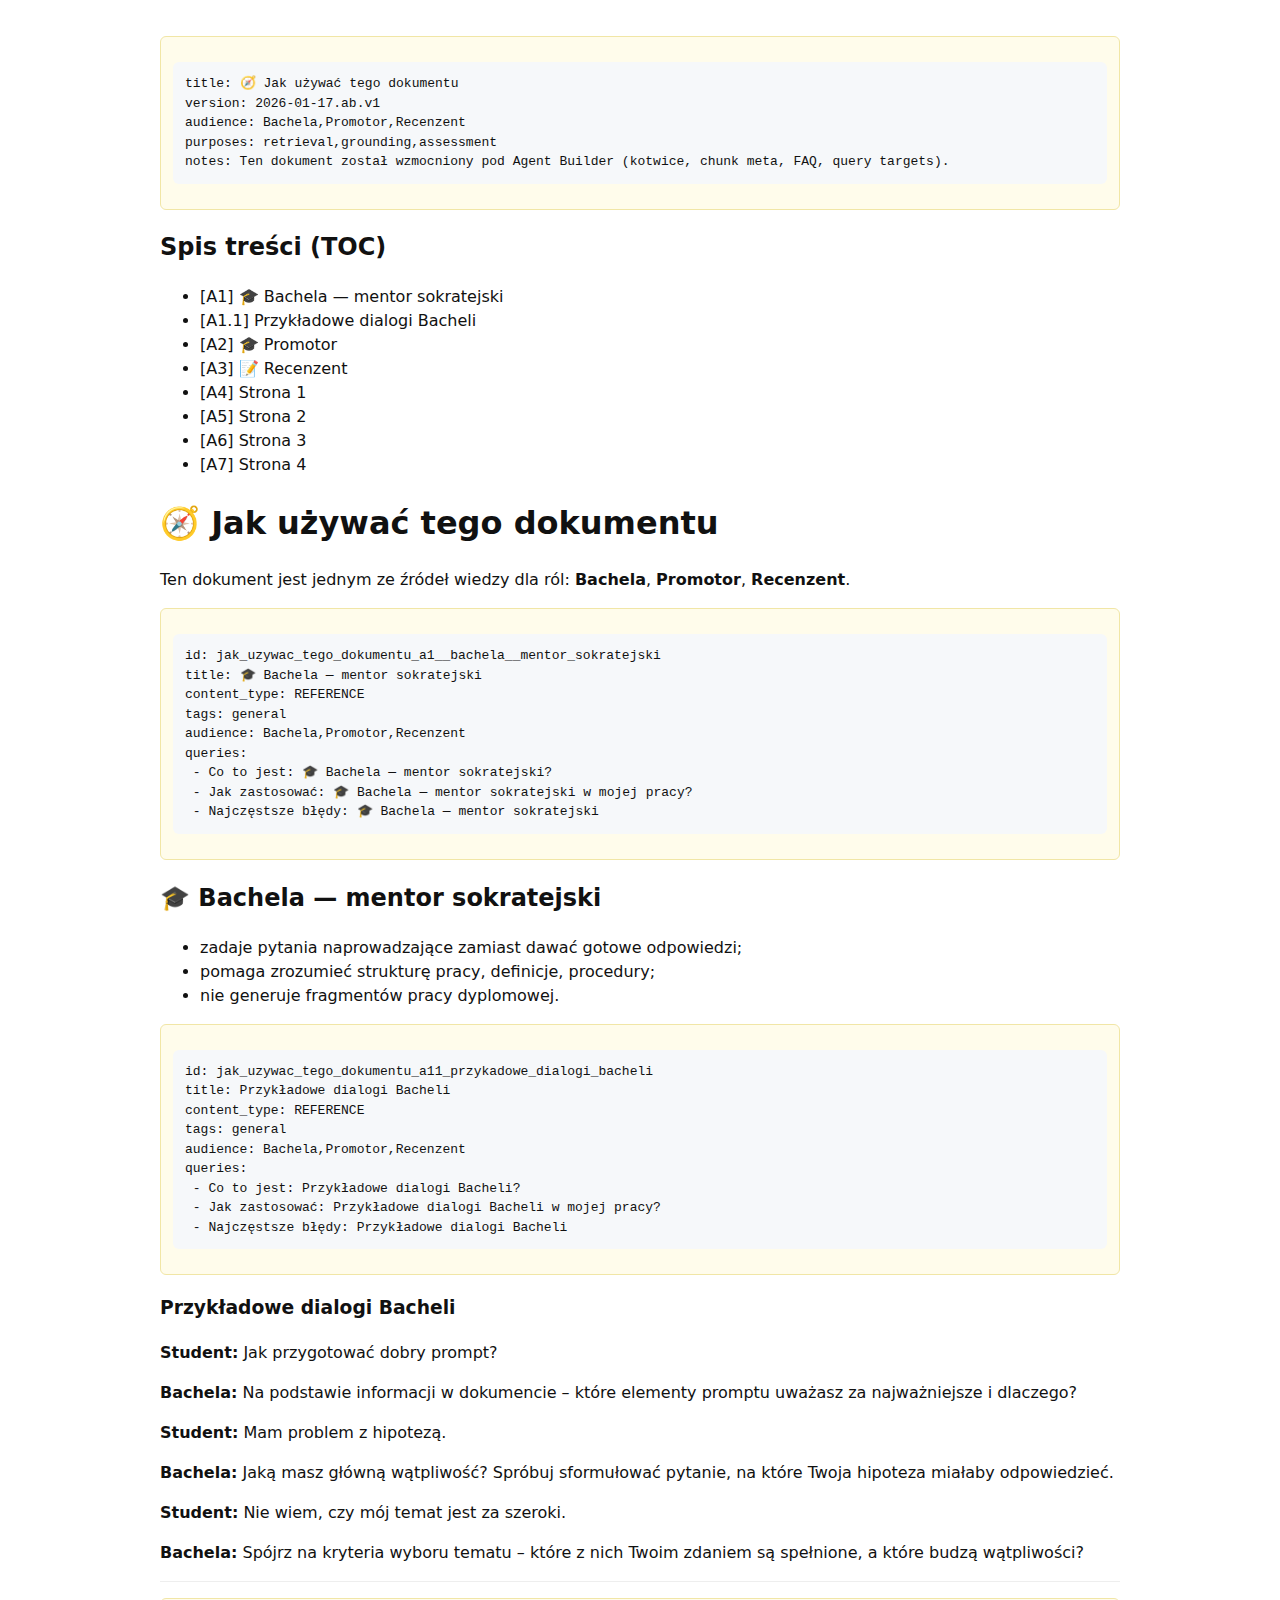
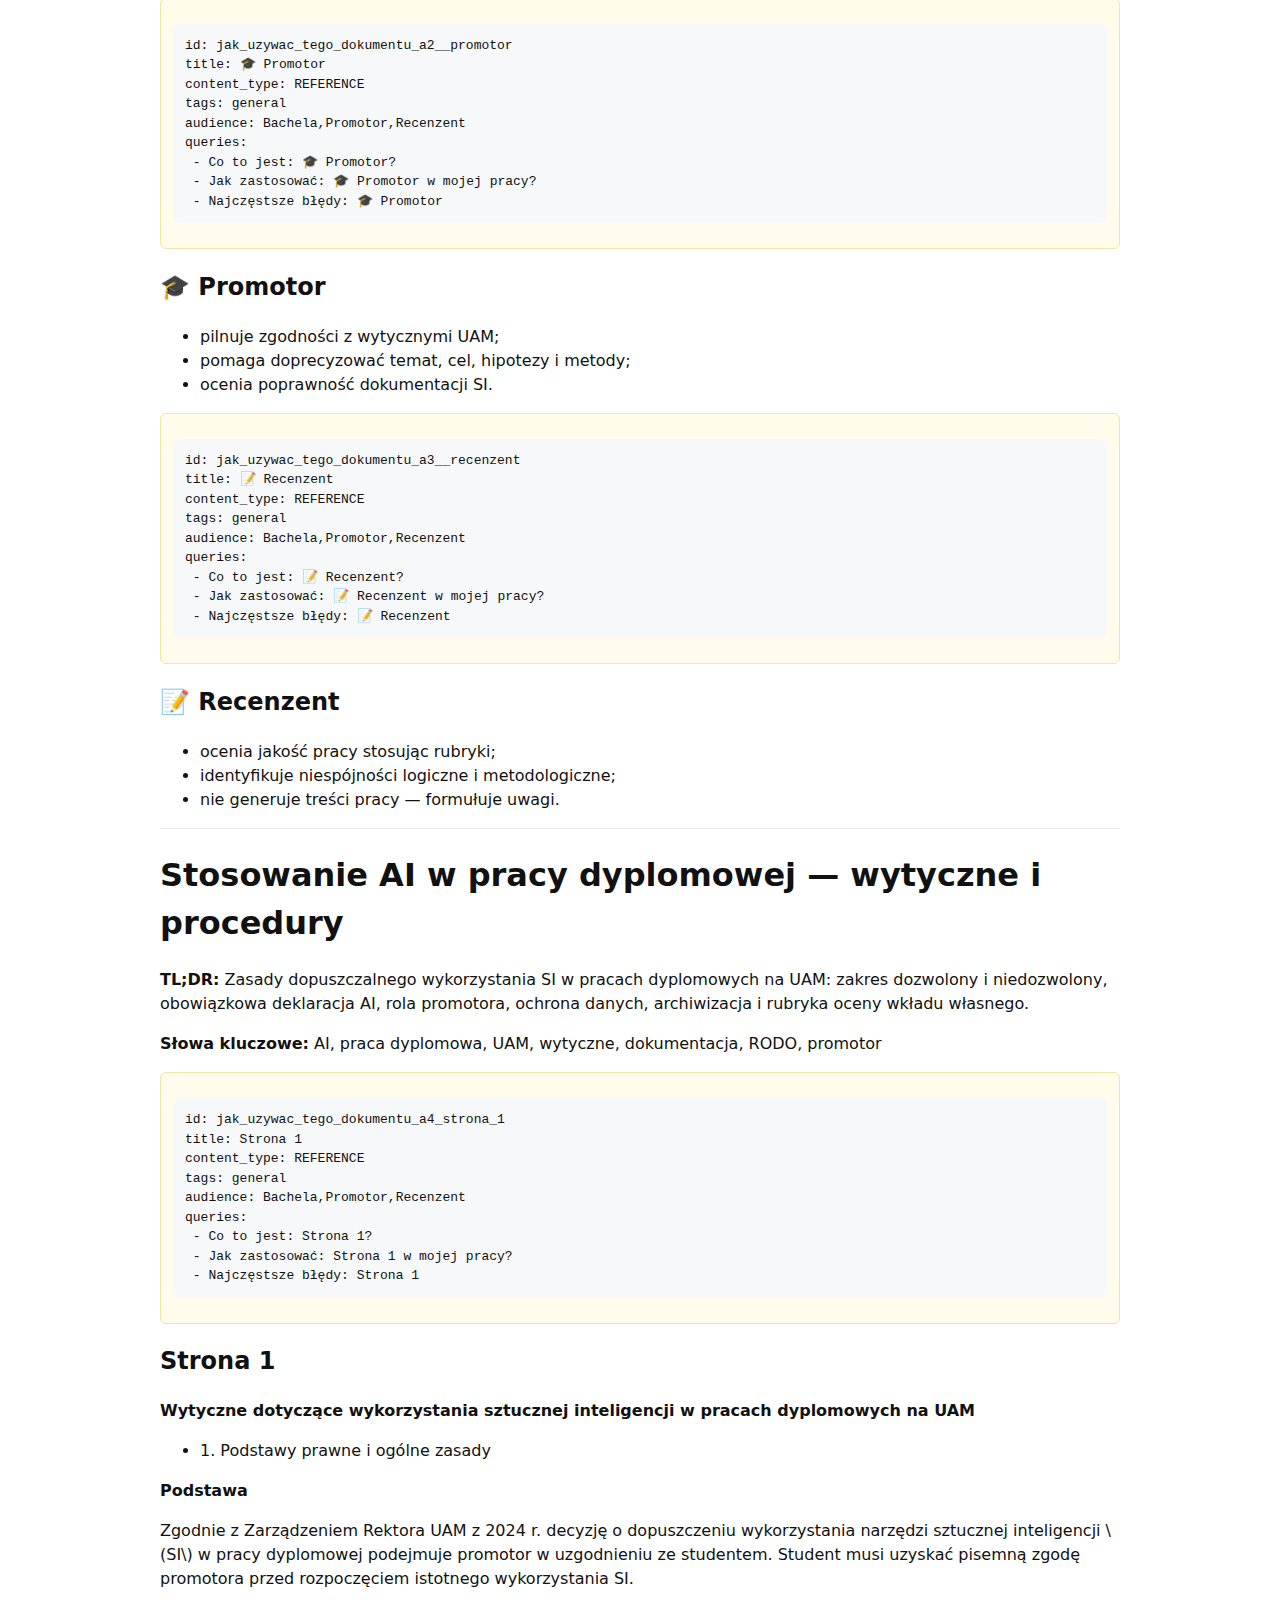
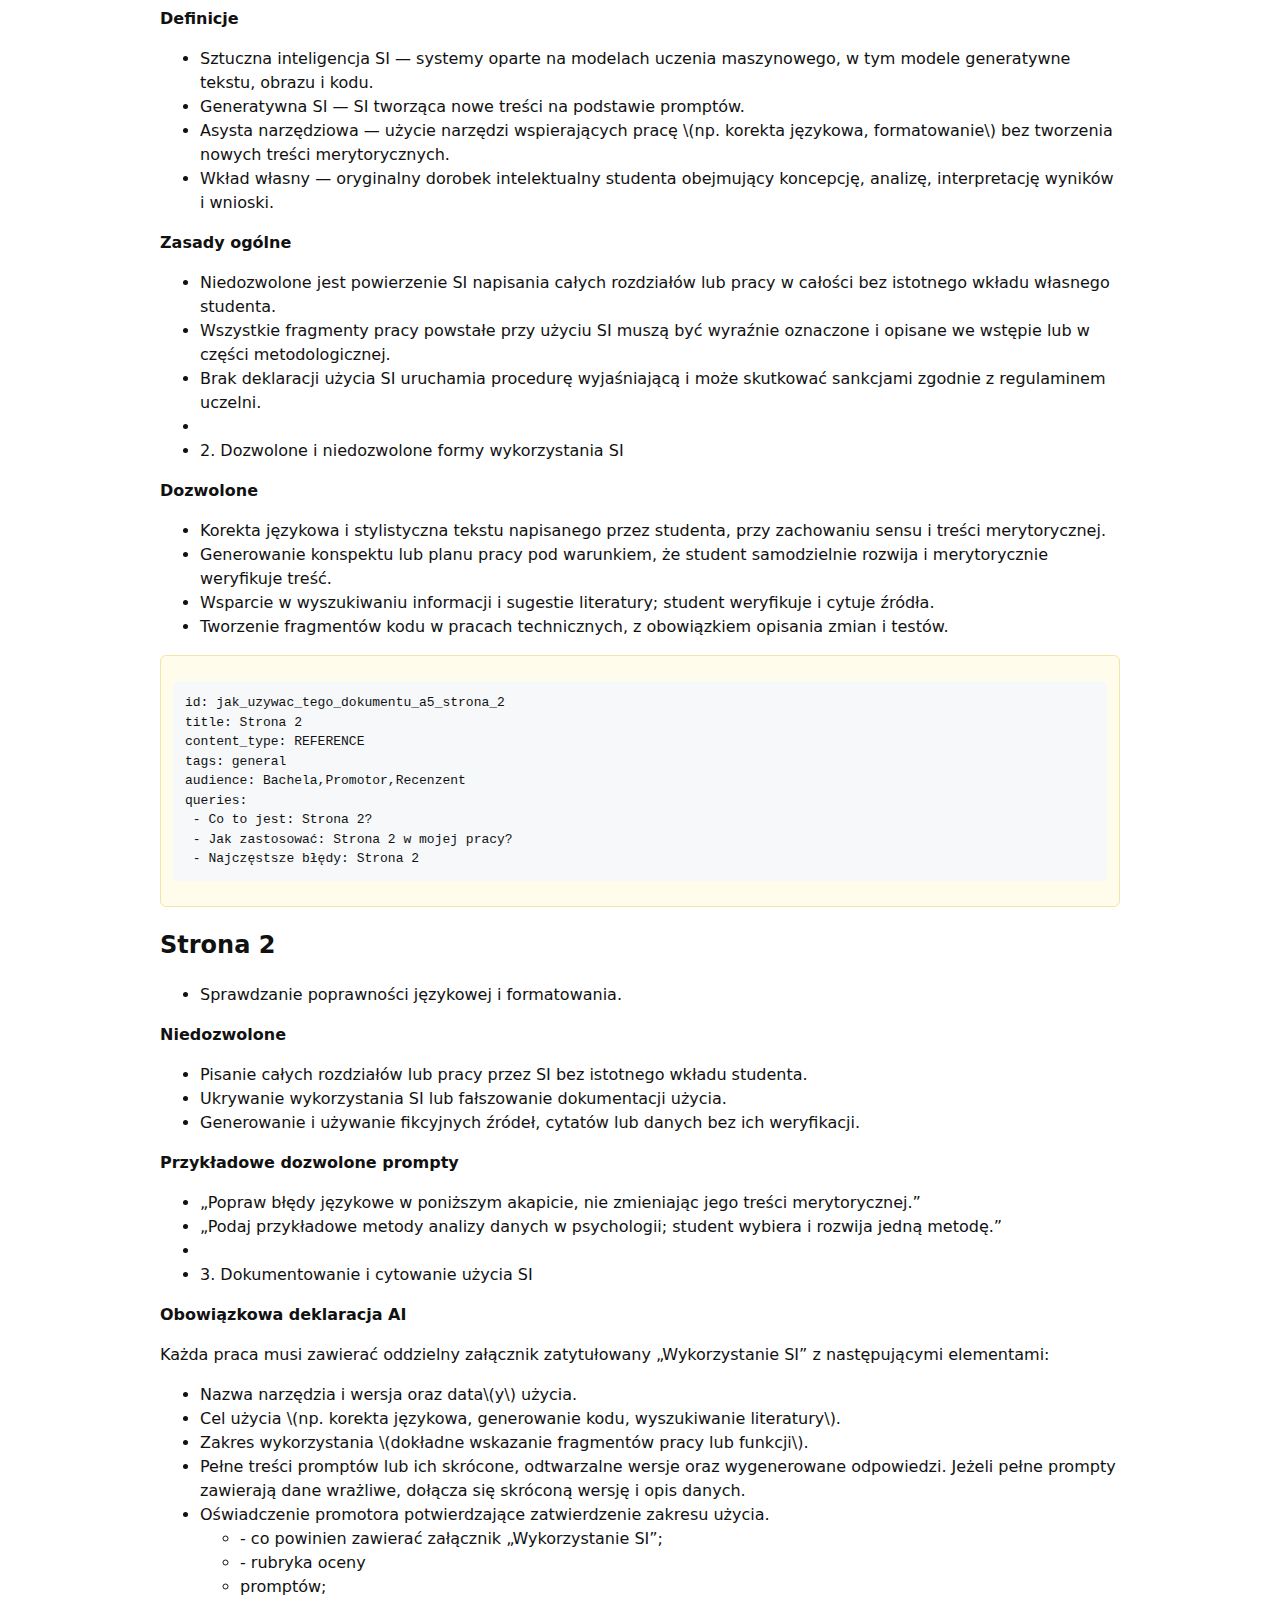
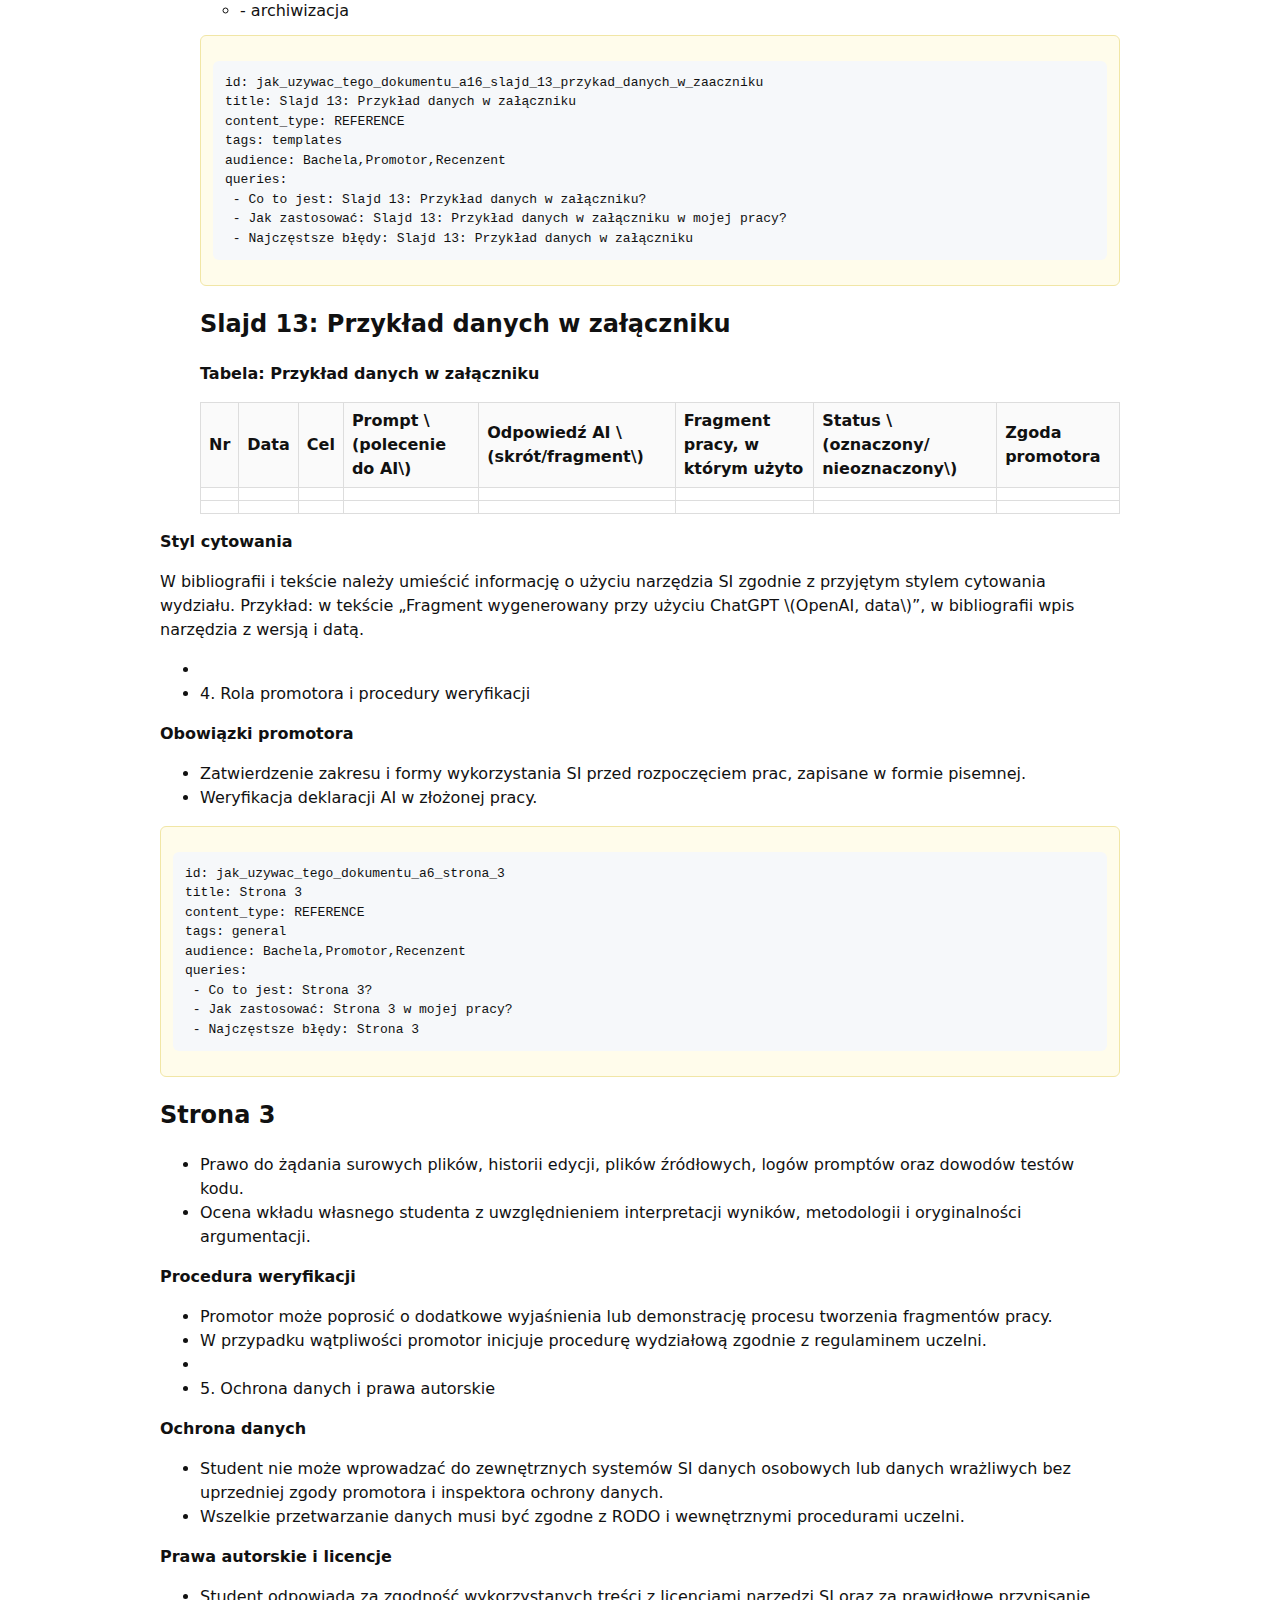
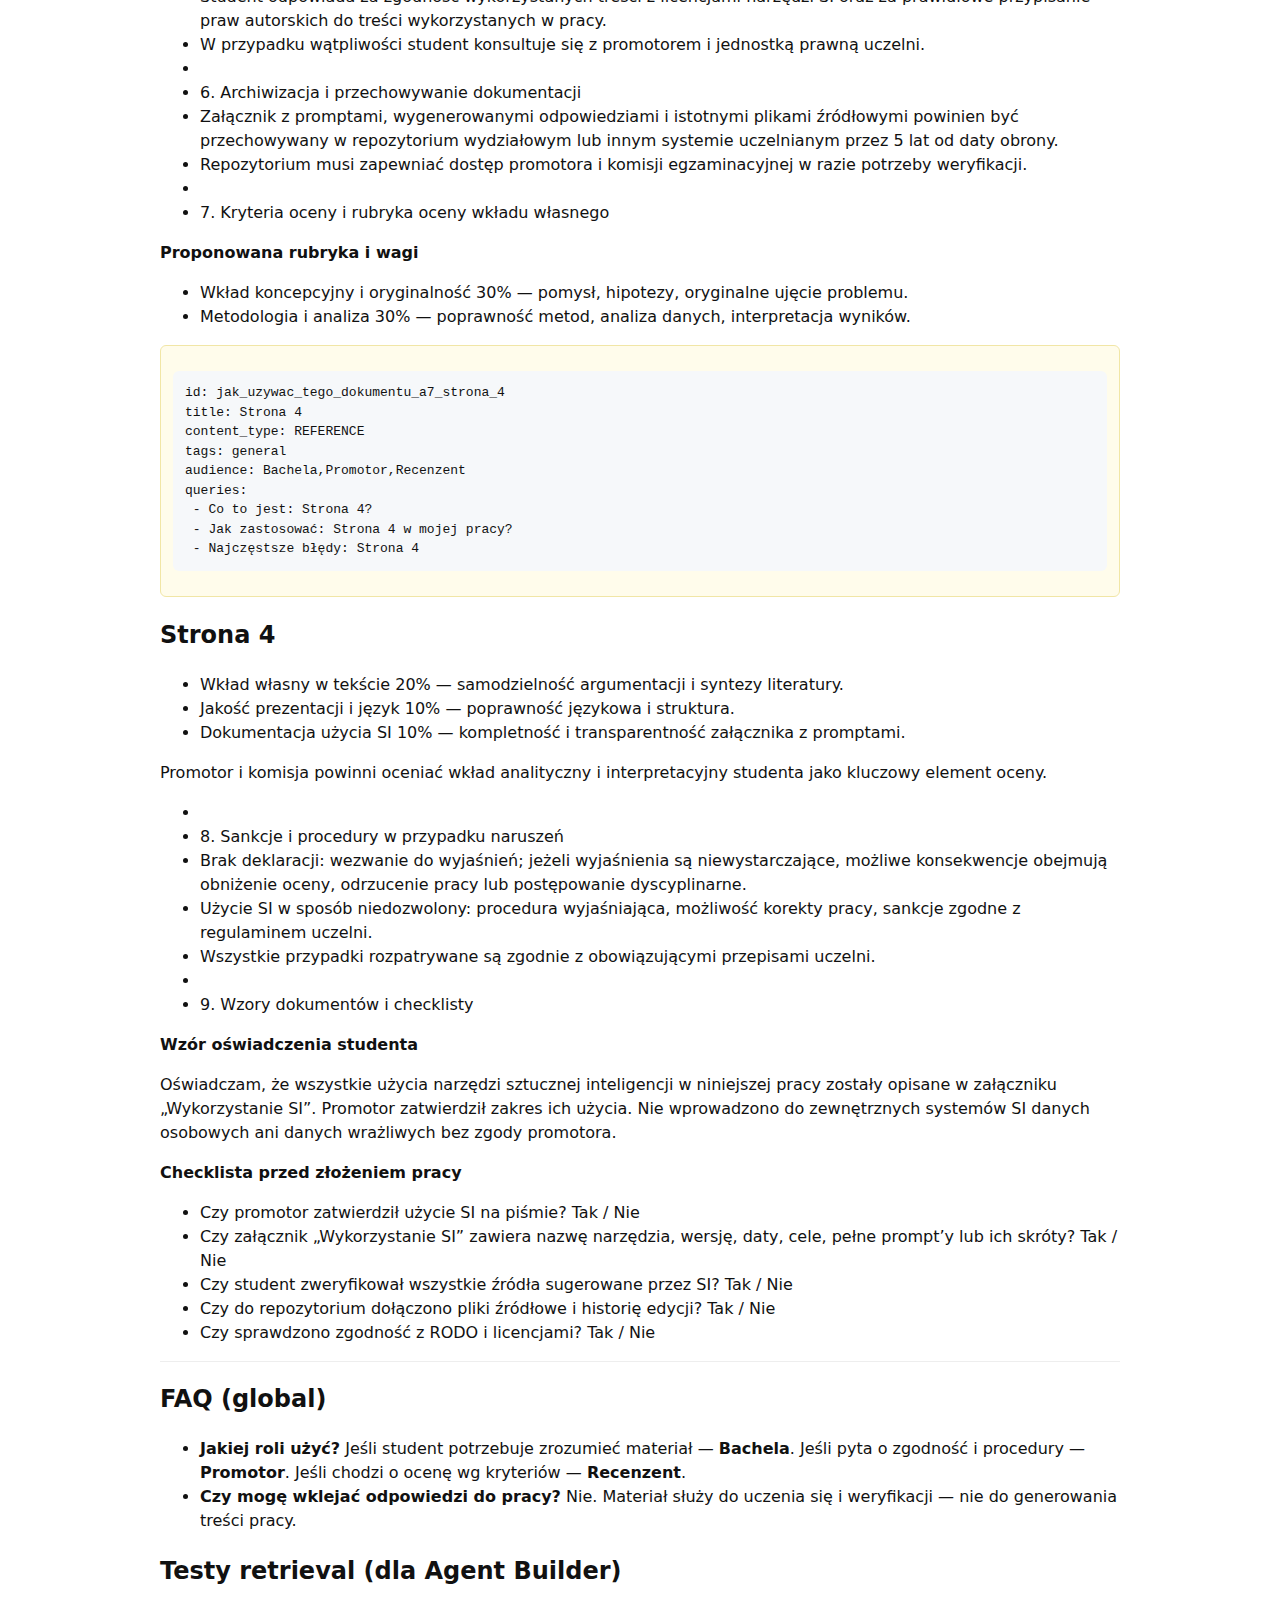
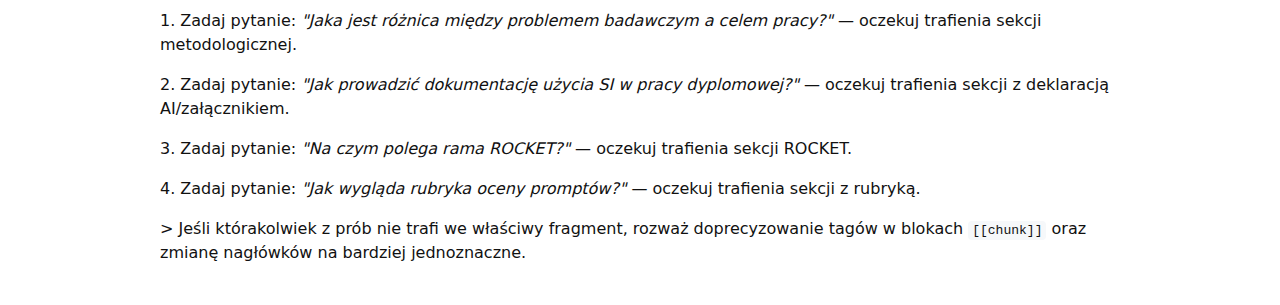
<file: docs/stosowanie_ai_w_pracy_dyplomowej%281%29.ab.html>
<!DOCTYPE html>
<html lang="pl">
<head>
<meta charset="utf-8"/>
<meta name="viewport" content="width=device-width,initial-scale=1"/>
<style>
    body{font-family:system-ui,-apple-system,Segoe UI,Roboto,Ubuntu,Cantarell,'Noto Sans',sans-serif;line-height:1.5;padding:24px;max-width:960px;margin:0 auto;color:#111}
    pre{background:#f6f8fa;padding:12px;border-radius:6px;overflow:auto}
    code{background:#f6f8fa;padding:2px 4px;border-radius:4px}
    table{border-collapse:collapse;margin:12px 0;width:100%}
    th,td{border:1px solid #ddd;padding:6px 8px;text-align:left}
    thead th{background:#fafafa}
    .ab-meta,.ab-chunk{background:#fffceb;border:1px solid #f1e6a6;padding:12px;border-radius:6px;margin:12px 0}
    .toc{background:#f8fbff;border:1px solid #dceeff;padding:12px;border-radius:6px}
    h1,h2,h3{scroll-margin-top: 90px}
    .hr{border:none;border-top:1px solid #eee;margin:16px 0}
    </style>
</head>
<body>
<article>
<section class="ab-meta"><pre>title: 🧭 Jak używać tego dokumentu
version: 2026-01-17.ab.v1
audience: Bachela,Promotor,Recenzent
purposes: retrieval,grounding,assessment
notes: Ten dokument został wzmocniony pod Agent Builder (kotwice, chunk meta, FAQ, query targets).</pre></section>

<h2 id="spis_tre_ci_toc_">Spis treści (TOC)</h2>
<ul>
<li>[A1] 🎓 Bachela — mentor sokratejski</li>
<li>[A1.1] Przykładowe dialogi Bacheli</li>
<li>[A2] 🎓 Promotor</li>
<li>[A3] 📝 Recenzent</li>
<li>[A4] Strona 1</li>
<li>[A5] Strona 2</li>
<li>[A6] Strona 3</li>
<li>[A7] Strona 4</li>
</ul>


<h1 id="_jak_u_ywa_tego_dokumentu">🧭 Jak używać tego dokumentu</h1>

<p>Ten dokument jest jednym ze źródeł wiedzy dla ról: <strong>Bachela</strong>, <strong>Promotor</strong>, <strong>Recenzent</strong>.</p>

<section class="ab-chunk"><pre>id: jak_uzywac_tego_dokumentu_a1__bachela__mentor_sokratejski
title: 🎓 Bachela — mentor sokratejski
content_type: REFERENCE
tags: general
audience: Bachela,Promotor,Recenzent
queries:
 - Co to jest: 🎓 Bachela — mentor sokratejski?
 - Jak zastosować: 🎓 Bachela — mentor sokratejski w mojej pracy?
 - Najczęstsze błędy: 🎓 Bachela — mentor sokratejski</pre></section>

<h2 id="a1__bachela_mentor_sokratejski">🎓 Bachela — mentor sokratejski</h2>
<ul>
<li>zadaje pytania naprowadzające zamiast dawać gotowe odpowiedzi;</li>
<li>pomaga zrozumieć strukturę pracy, definicje, procedury;</li>
<li>nie generuje fragmentów pracy dyplomowej.</li>
</ul>

<section class="ab-chunk"><pre>id: jak_uzywac_tego_dokumentu_a11_przykadowe_dialogi_bacheli
title: Przykładowe dialogi Bacheli
content_type: REFERENCE
tags: general
audience: Bachela,Promotor,Recenzent
queries:
 - Co to jest: Przykładowe dialogi Bacheli?
 - Jak zastosować: Przykładowe dialogi Bacheli w mojej pracy?
 - Najczęstsze błędy: Przykładowe dialogi Bacheli</pre></section>

<h3 id="a1_1_przyk_adowe_dialogi_bacheli">Przykładowe dialogi Bacheli</h3>
<p><strong>Student:</strong> Jak przygotować dobry prompt?</p>
<p><strong>Bachela:</strong> Na podstawie informacji w dokumencie – które elementy promptu uważasz za najważniejsze i dlaczego?</p>

<p><strong>Student:</strong> Mam problem z hipotezą.</p>
<p><strong>Bachela:</strong> Jaką masz główną wątpliwość? Spróbuj sformułować pytanie, na które Twoja hipoteza miałaby odpowiedzieć.</p>

<p><strong>Student:</strong> Nie wiem, czy mój temat jest za szeroki.</p>
<p><strong>Bachela:</strong> Spójrz na kryteria wyboru tematu – które z nich Twoim zdaniem są spełnione, a które budzą wątpliwości?</p>

<hr class="hr"/>

<section class="ab-chunk"><pre>id: jak_uzywac_tego_dokumentu_a2__promotor
title: 🎓 Promotor
content_type: REFERENCE
tags: general
audience: Bachela,Promotor,Recenzent
queries:
 - Co to jest: 🎓 Promotor?
 - Jak zastosować: 🎓 Promotor w mojej pracy?
 - Najczęstsze błędy: 🎓 Promotor</pre></section>

<h2 id="a2__promotor">🎓 Promotor</h2>
<ul>
<li>pilnuje zgodności z wytycznymi UAM;</li>
<li>pomaga doprecyzować temat, cel, hipotezy i metody;</li>
<li>ocenia poprawność dokumentacji SI.</li>
</ul>

<section class="ab-chunk"><pre>id: jak_uzywac_tego_dokumentu_a3__recenzent
title: 📝 Recenzent
content_type: REFERENCE
tags: general
audience: Bachela,Promotor,Recenzent
queries:
 - Co to jest: 📝 Recenzent?
 - Jak zastosować: 📝 Recenzent w mojej pracy?
 - Najczęstsze błędy: 📝 Recenzent</pre></section>

<h2 id="a3__recenzent">📝 Recenzent</h2>
<ul>
<li>ocenia jakość pracy stosując rubryki;</li>
<li>identyfikuje niespójności logiczne i metodologiczne;</li>
<li>nie generuje treści pracy — formułuje uwagi.</li>
</ul>

<hr class="hr"/>

<h1 id="stosowanie_ai_w_pracy_dyplomowej_wytyczne_i_procedury">Stosowanie AI w pracy dyplomowej — wytyczne i procedury</h1>

<p><strong>TL;DR:</strong> Zasady dopuszczalnego wykorzystania SI w pracach dyplomowych na UAM: zakres dozwolony i niedozwolony, obowiązkowa deklaracja AI, rola promotora, ochrona danych, archiwizacja i rubryka oceny wkładu własnego.</p>

<p><strong>Słowa kluczowe:</strong> AI, praca dyplomowa, UAM, wytyczne, dokumentacja, RODO, promotor</p>

<section class="ab-chunk"><pre>id: jak_uzywac_tego_dokumentu_a4_strona_1
title: Strona 1
content_type: REFERENCE
tags: general
audience: Bachela,Promotor,Recenzent
queries:
 - Co to jest: Strona 1?
 - Jak zastosować: Strona 1 w mojej pracy?
 - Najczęstsze błędy: Strona 1</pre></section>

<h2 id="a4_strona_1">Strona 1</h2>

<p><strong>Wytyczne dotyczące wykorzystania sztucznej inteligencji w pracach dyplomowych na UAM </strong></p>
<ul>
<li>1. Podstawy prawne i ogólne zasady</li>
</ul>
<p><strong>Podstawa </strong></p>
<p>Zgodnie z Zarządzeniem Rektora UAM z 2024 r. decyzję o dopuszczeniu wykorzystania narzędzi sztucznej inteligencji \(SI\) w pracy dyplomowej podejmuje promotor w uzgodnieniu ze studentem. Student musi uzyskać pisemną zgodę promotora przed rozpoczęciem istotnego wykorzystania SI.</p>
<p><strong>Definicje </strong></p>
<ul>
<li>Sztuczna inteligencja SI — systemy oparte na modelach uczenia maszynowego, w tym modele generatywne tekstu, obrazu i kodu.</li>
<li>Generatywna SI — SI tworząca nowe treści na podstawie promptów.</li>
<li>Asysta narzędziowa — użycie narzędzi wspierających pracę \(np. korekta językowa, formatowanie\) bez tworzenia nowych treści merytorycznych.</li>
<li>Wkład własny — oryginalny dorobek intelektualny studenta obejmujący koncepcję, analizę, interpretację wyników i wnioski.</li>
</ul>
<p><strong>Zasady ogólne </strong></p>
<ul>
<li>Niedozwolone jest powierzenie SI napisania całych rozdziałów lub pracy w całości bez istotnego wkładu własnego studenta.</li>
<li>Wszystkie fragmenty pracy powstałe przy użyciu SI muszą być wyraźnie oznaczone i opisane we wstępie lub w części metodologicznej.</li>
<li>Brak deklaracji użycia SI uruchamia procedurę wyjaśniającą i może skutkować sankcjami zgodnie z regulaminem uczelni.</li>
<li></li>
<li>2. Dozwolone i niedozwolone formy wykorzystania SI</li>
</ul>
<p><strong>Dozwolone </strong></p>
<ul>
<li>Korekta językowa i stylistyczna tekstu napisanego przez studenta, przy zachowaniu sensu i treści merytorycznej.</li>
<li>Generowanie konspektu lub planu pracy pod warunkiem, że student samodzielnie rozwija i merytorycznie weryfikuje treść.</li>
<li>Wsparcie w wyszukiwaniu informacji i sugestie literatury; student weryfikuje i cytuje źródła.</li>
<li>Tworzenie fragmentów kodu w pracach technicznych, z obowiązkiem opisania zmian i testów.</li>
</ul>

<section class="ab-chunk"><pre>id: jak_uzywac_tego_dokumentu_a5_strona_2
title: Strona 2
content_type: REFERENCE
tags: general
audience: Bachela,Promotor,Recenzent
queries:
 - Co to jest: Strona 2?
 - Jak zastosować: Strona 2 w mojej pracy?
 - Najczęstsze błędy: Strona 2</pre></section>

<h2 id="a5_strona_2">Strona 2</h2>

<ul>
<li>Sprawdzanie poprawności językowej i formatowania.</li>
</ul>
<p><strong>Niedozwolone </strong></p>
<ul>
<li>Pisanie całych rozdziałów lub pracy przez SI bez istotnego wkładu studenta.</li>
<li>Ukrywanie wykorzystania SI lub fałszowanie dokumentacji użycia.</li>
<li>Generowanie i używanie fikcyjnych źródeł, cytatów lub danych bez ich weryfikacji.</li>
</ul>
<p><strong>Przykładowe dozwolone prompty </strong></p>
<ul>
<li>„Popraw błędy językowe w poniższym akapicie, nie zmieniając jego treści merytorycznej.”</li>
<li>„Podaj przykładowe metody analizy danych w psychologii; student wybiera i rozwija jedną metodę.”</li>
<li></li>
<li>3. Dokumentowanie i cytowanie użycia SI</li>
</ul>
<p><strong>Obowiązkowa deklaracja AI </strong></p>
<p>Każda praca musi zawierać oddzielny załącznik zatytułowany „Wykorzystanie SI” z następującymi elementami:</p>
<ul>
<li>Nazwa narzędzia i wersja oraz data\(y\) użycia.</li>
<li>Cel użycia \(np. korekta językowa, generowanie kodu, wyszukiwanie literatury\).</li>
<li>Zakres wykorzystania \(dokładne wskazanie fragmentów pracy lub funkcji\).</li>
<li>Pełne treści promptów lub ich skrócone, odtwarzalne wersje oraz wygenerowane odpowiedzi. Jeżeli pełne prompty zawierają dane wrażliwe, dołącza się skróconą wersję i opis danych.</li>
<li>Oświadczenie promotora potwierdzające zatwierdzenie zakresu użycia.</li>
<ul>
<li>- co powinien zawierać załącznik „Wykorzystanie SI”;</li>
<li>- rubryka oceny</li>
<li>promptów;</li>
<li>- archiwizacja</li>
</ul>

<section class="ab-chunk"><pre>id: jak_uzywac_tego_dokumentu_a16_slajd_13_przykad_danych_w_zaaczniku
title: Slajd 13: Przykład danych w załączniku
content_type: REFERENCE
tags: templates
audience: Bachela,Promotor,Recenzent
queries:
 - Co to jest: Slajd 13: Przykład danych w załączniku?
 - Jak zastosować: Slajd 13: Przykład danych w załączniku w mojej pracy?
 - Najczęstsze błędy: Slajd 13: Przykład danych w załączniku</pre></section>

<h2 id="a16_slajd_13_przyk_ad_danych_w_za_czniku">Slajd 13: Przykład danych w załączniku</h2>


<p><strong>Tabela: Przykład danych w załączniku</strong></p>
<table>
<thead>
<tr>
<th>Nr</th>
<th>Data</th>
<th>Cel</th>
<th>Prompt \(polecenie do AI\)</th>
<th>Odpowiedź AI \(skrót/fragment\)</th>
<th>Fragment pracy, w którym użyto</th>
<th>Status \(oznaczony/ nieoznaczony\)</th>
<th>Zgoda promotora</th>
</tr>
</thead>
<tbody>
<tr>
<td></td>
<td></td>
<td></td>
<td></td>
<td></td>
<td></td>
<td></td>
<td></td>
</tr>
<tr>
<td></td>
<td></td>
<td></td>
<td></td>
<td></td>
<td></td>
<td></td>
<td></td>
</tr>
</tbody>
</table>
</ul>
<p><strong>Styl cytowania </strong></p>
<p>W bibliografii i tekście należy umieścić informację o użyciu narzędzia SI zgodnie z przyjętym stylem cytowania wydziału. Przykład: w tekście „Fragment wygenerowany przy użyciu ChatGPT \(OpenAI, data\)”, w bibliografii wpis narzędzia z wersją i datą.</p>
<ul>
<li></li>
<li>4. Rola promotora i procedury weryfikacji</li>
</ul>
<p><strong>Obowiązki promotora </strong></p>
<ul>
<li>Zatwierdzenie zakresu i formy wykorzystania SI przed rozpoczęciem prac, zapisane w formie pisemnej.</li>
<li>Weryfikacja deklaracji AI w złożonej pracy.</li>
</ul>

<section class="ab-chunk"><pre>id: jak_uzywac_tego_dokumentu_a6_strona_3
title: Strona 3
content_type: REFERENCE
tags: general
audience: Bachela,Promotor,Recenzent
queries:
 - Co to jest: Strona 3?
 - Jak zastosować: Strona 3 w mojej pracy?
 - Najczęstsze błędy: Strona 3</pre></section>

<h2 id="a6_strona_3">Strona 3</h2>

<ul>
<li>Prawo do żądania surowych plików, historii edycji, plików źródłowych, logów promptów oraz dowodów testów kodu.</li>
<li>Ocena wkładu własnego studenta z uwzględnieniem interpretacji wyników, metodologii i oryginalności argumentacji.</li>
</ul>
<p><strong>Procedura weryfikacji </strong></p>
<ul>
<li>Promotor może poprosić o dodatkowe wyjaśnienia lub demonstrację procesu tworzenia fragmentów pracy.</li>
<li>W przypadku wątpliwości promotor inicjuje procedurę wydziałową zgodnie z regulaminem uczelni.</li>
<li></li>
<li>5. Ochrona danych i prawa autorskie</li>
</ul>
<p><strong>Ochrona danych </strong></p>
<ul>
<li>Student nie może wprowadzać do zewnętrznych systemów SI danych osobowych lub danych wrażliwych bez uprzedniej zgody promotora i inspektora ochrony danych.</li>
<li>Wszelkie przetwarzanie danych musi być zgodne z RODO i wewnętrznymi procedurami uczelni.</li>
</ul>
<p><strong>Prawa autorskie i licencje </strong></p>
<ul>
<li>Student odpowiada za zgodność wykorzystanych treści z licencjami narzędzi SI oraz za prawidłowe przypisanie praw autorskich do treści wykorzystanych w pracy.</li>
<li>W przypadku wątpliwości student konsultuje się z promotorem i jednostką prawną uczelni.</li>
<li></li>
<li>6. Archiwizacja i przechowywanie dokumentacji</li>
<li>Załącznik z promptami, wygenerowanymi odpowiedziami i istotnymi plikami źródłowymi powinien być przechowywany w repozytorium wydziałowym lub innym systemie uczelnianym przez 5 lat od daty obrony.</li>
<li>Repozytorium musi zapewniać dostęp promotora i komisji egzaminacyjnej w razie potrzeby weryfikacji.</li>
<li></li>
<li>7. Kryteria oceny i rubryka oceny wkładu własnego</li>
</ul>
<p><strong>Proponowana rubryka i wagi </strong></p>
<ul>
<li>Wkład koncepcyjny i oryginalność 30% — pomysł, hipotezy, oryginalne ujęcie problemu.</li>
<li>Metodologia i analiza 30% — poprawność metod, analiza danych, interpretacja wyników.</li>
</ul>

<section class="ab-chunk"><pre>id: jak_uzywac_tego_dokumentu_a7_strona_4
title: Strona 4
content_type: REFERENCE
tags: general
audience: Bachela,Promotor,Recenzent
queries:
 - Co to jest: Strona 4?
 - Jak zastosować: Strona 4 w mojej pracy?
 - Najczęstsze błędy: Strona 4</pre></section>

<h2 id="a7_strona_4">Strona 4</h2>

<ul>
<li>Wkład własny w tekście 20% — samodzielność argumentacji i syntezy literatury.</li>
<li>Jakość prezentacji i język 10% — poprawność językowa i struktura.</li>
<li>Dokumentacja użycia SI 10% — kompletność i transparentność załącznika z promptami.</li>
</ul>
<p>Promotor i komisja powinni oceniać wkład analityczny i interpretacyjny studenta jako kluczowy element oceny.</p>
<ul>
<li></li>
<li>8. Sankcje i procedury w przypadku naruszeń</li>
<li>Brak deklaracji: wezwanie do wyjaśnień; jeżeli wyjaśnienia są niewystarczające, możliwe konsekwencje obejmują obniżenie oceny, odrzucenie pracy lub postępowanie dyscyplinarne.</li>
<li>Użycie SI w sposób niedozwolony: procedura wyjaśniająca, możliwość korekty pracy, sankcje zgodne z regulaminem uczelni.</li>
<li>Wszystkie przypadki rozpatrywane są zgodnie z obowiązującymi przepisami uczelni.</li>
<li></li>
<li>9. Wzory dokumentów i checklisty</li>
</ul>
<p><strong>Wzór oświadczenia studenta </strong></p>
<p>Oświadczam, że wszystkie użycia narzędzi sztucznej inteligencji w niniejszej pracy zostały opisane w załączniku „Wykorzystanie SI”. Promotor zatwierdził zakres ich użycia. Nie wprowadzono do zewnętrznych systemów SI danych osobowych ani danych wrażliwych bez zgody promotora.</p>
<p><strong>Checklista przed złożeniem pracy </strong></p>
<ul>
<li>Czy promotor zatwierdził użycie SI na piśmie? Tak / Nie</li>
<li>Czy załącznik „Wykorzystanie SI” zawiera nazwę narzędzia, wersję, daty, cele, pełne prompt’y lub ich skróty? Tak / Nie</li>
<li>Czy student zweryfikował wszystkie źródła sugerowane przez SI? Tak / Nie</li>
<li>Czy do repozytorium dołączono pliki źródłowe i historię edycji? Tak / Nie</li>
<li>Czy sprawdzono zgodność z RODO i licencjami? Tak / Nie</li>
</ul>

<hr class="hr"/>

<h2 id="faq_global_">FAQ (global)</h2>
<ul>
<li><strong>Jakiej roli użyć?</strong> Jeśli student potrzebuje zrozumieć materiał — <strong>Bachela</strong>. Jeśli pyta o zgodność i procedury — <strong>Promotor</strong>. Jeśli chodzi o ocenę wg kryteriów — <strong>Recenzent</strong>.</li>
<li><strong>Czy mogę wklejać odpowiedzi do pracy?</strong> Nie. Materiał służy do uczenia się i weryfikacji — nie do generowania treści pracy.</li>
</ul>

<h2 id="testy_retrieval_dla_agent_builder_">Testy retrieval (dla Agent Builder)</h2>
<p>1. Zadaj pytanie: <em>&quot;Jaka jest różnica między problemem badawczym a celem pracy?&quot;</em> — oczekuj trafienia sekcji metodologicznej.</p>
<p>2. Zadaj pytanie: <em>&quot;Jak prowadzić dokumentację użycia SI w pracy dyplomowej?&quot;</em> — oczekuj trafienia sekcji z deklaracją AI/załącznikiem.</p>
<p>3. Zadaj pytanie: <em>&quot;Na czym polega rama ROCKET?&quot;</em> — oczekuj trafienia sekcji ROCKET.</p>
<p>4. Zadaj pytanie: <em>&quot;Jak wygląda rubryka oceny promptów?&quot;</em> — oczekuj trafienia sekcji z rubryką.</p>

<p>&gt; Jeśli którakolwiek z prób nie trafi we właściwy fragment, rozważ doprecyzowanie tagów w blokach <code>[[chunk]]</code> oraz zmianę nagłówków na bardziej jednoznaczne.</p>
</article>
</body></html>
</file>
<file: style.css>
:root{
  --bg:#ffffff; --fg:#1f2937; --muted:#6b7280; --accent:#2563eb; --border:#e5e7eb; --sidebar:#f8fafc;
}
*{box-sizing:border-box}
html,body{margin:0;padding:0;background:var(--bg);color:var(--fg);font:16px/1.6 system-ui,-apple-system,Segoe UI,Roboto,Ubuntu,"Helvetica Neue",Arial}
.layout{display:flex;min-height:100vh}
.sidebar{width:280px;background:var(--sidebar);border-right:1px solid var(--border);padding:24px;position:sticky;top:0;height:100vh;overflow:auto}
.brand{font-weight:700;font-size:1.05rem;margin-bottom:16px}
.sidebar ul{list-style:none;margin:0;padding:0}
.sidebar li{margin:6px 0}
.sidebar a{display:block;padding:8px 10px;border-radius:6px;color:var(--fg);text-decoration:none}
.sidebar a:hover{background:#eef2ff;color:#1e3a8a}
.content{flex:1;max-width:100%;padding:28px 36px}
article h1{margin-top:0}
article h2{margin-top:1.8rem;border-bottom:1px solid var(--border);padding-bottom:6px}
article ul{padding-left:1.2rem}
article p{margin:0.6rem 0}
footer{margin-top:64px;color:var(--muted);font-size:0.9rem}
@media (max-width: 900px){
  .sidebar{position:fixed;left:-300px;transition:left .2s ease}
  .sidebar.open{left:0}
  .content{padding:20px}
}
</file>
